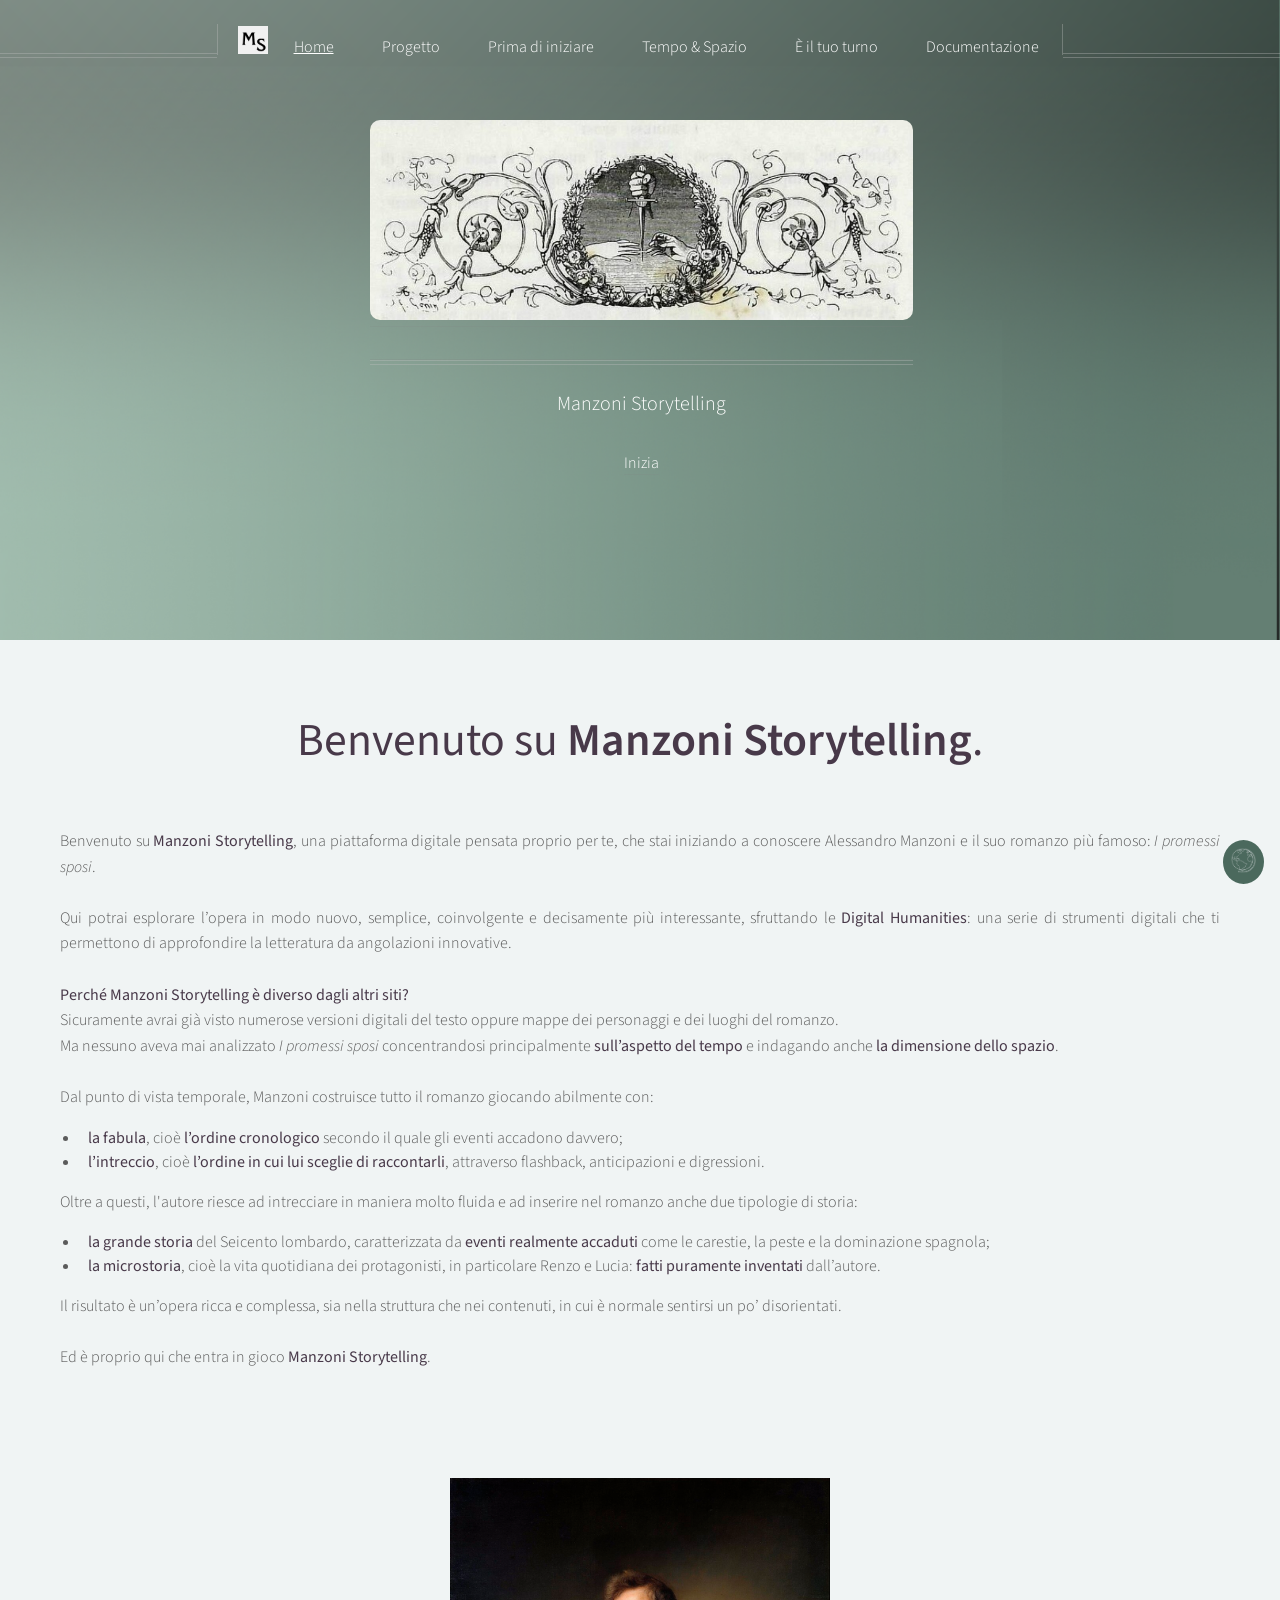
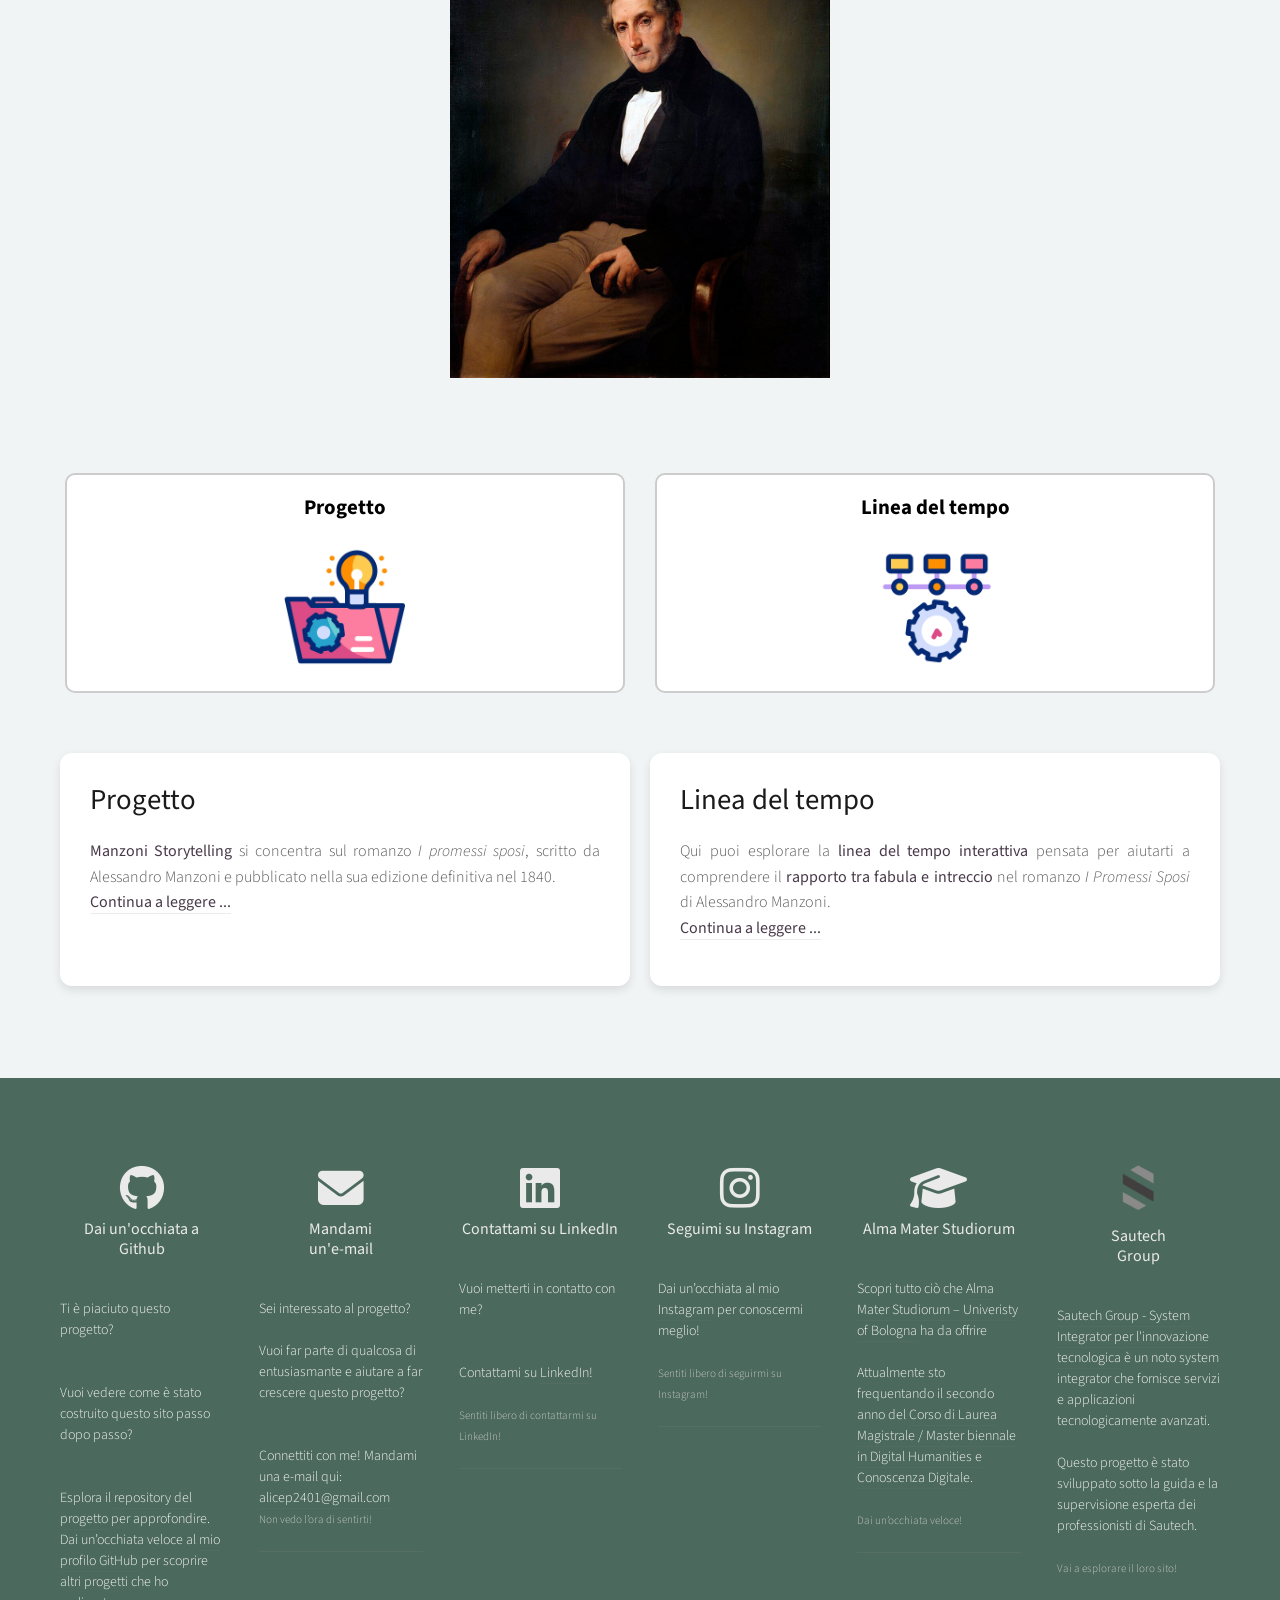
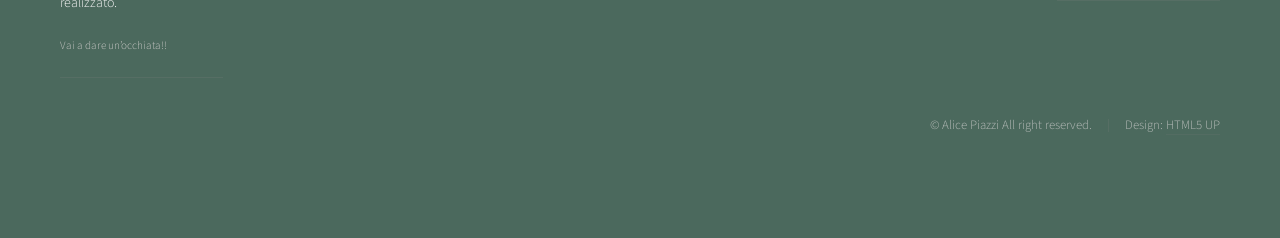
<file: index.html>
<!DOCTYPE HTML>
<!--
	Helios by HTML5 UP
	html5up.net | @ajlkn
	Free for personal and commercial use under the CCA 3.0 license (html5up.net/license)
-->
<html>
	<head>
		<title>Manzoni Storytelling</title>
		<meta charset="utf-8" />
		<meta name="viewport" content="width=device-width, initial-scale=1, user-scalable=no" />
		<link rel="stylesheet" href="css/main.css" />
		<noscript><link rel="stylesheet" href="css/noscript.css" /></noscript>
		<link rel="stylesheet" href="https://cdnjs.cloudflare.com/ajax/libs/font-awesome/6.5.0/css/all.min.css">
		

		<!-- Favicons -->
		<link href="images/MSlogo.png" rel="icon">
		<link href="images/apple-touch-icon.png" rel="apple-touch-icon">
	</head>
	
	<body class="homepage is-preload">
		<div id="page-wrapper">

			<!-- Header -->
				<div id="header">

					<!-- Inner -->
						<div class="inner">
							<header>
								<a class="navbar-brand" href="index.html" id="logo" height="300">
                					<img src="images/cornicetta.jpeg" alt="Manzoni Storytelling Logo" class="MSIMG">
								</a>
								<hr/>
							
								<p>Manzoni Storytelling</p>
							</header>
							<footer>
								<a href="#banner">Inizia</a>
							</footer>
				
											</div>

					<!-- Nav -->
						<nav id="nav">
							<ul>
								<img src="images/MSlogo.png" alt="mslogo" height="30px" width="30px" class="navbarlogo">
								<li><a href="#" class="nav-active-page">Home</a></li>
								<li><a href="project.html">Progetto</a></li>
								<li><a href="">Prima di iniziare</a>
									<ul>
										<li><a href="author.html" class="navdrop">Autore</a></li>
										<li><a href="literarywork.html" class="navdrop">Romanzo</a></li>
										<li><a href="characters.html" class="navdrop">Personaggi</a></li>
										<li><a href="places.html" class="navdrop">Luoghi</a></li>
									</ul>
								</li>
								<li><a href="">Tempo & Spazio</a>
									<ul>
										<li><a href="timeline.html" class="navdrop">Fabula & Intreccio</a></li>
										<li><a href="manz-history.html" class="navdrop">Romanzo e cultura europea contemporanea</a></li>
										<li><a href="map.html" class="navdrop">Mappa</a></li>
									</ul>
								</li>
								<li><a href="">È il tuo turno</a>
									<ul>
										<li><a href="narrseqchallenge.html" class="navdrop">Sfida delle sequenze narrative</a></li>
										<li><a href="boxes.html" class="navdrop">Quanto conosci i personaggi?</a></li>
										<li><a href="whichchar.html" class="navdrop">Che personaggio sei?</a></li>
									</ul>
								</li>

								<li><a href="">Documentazione</a>
									<ul>
										<li><a href="help.html" class="navdrop">Aiuto</a></li>
										<li><a href="references.html" class="navdrop">Bibliografia</a></li>
									</ul>
								</li>

							</ul>

				</nav>
				<div>
					

</div>
	<div class="languagepicker">
                                <img id="popupIcon" src="images/grigiopastello-removebg-preview.png" alt="world" height="25px" style="cursor:pointer;">
                            </div>

					<!-- Popup -->
					<div id="navpopup" class="navpopup">
						<div class="navpopup-content">
							<span id="closenavPopup" class="close">&times;</span>
							<p>
								<strong>Scegli la lingua</strong><br>
								Questo sito web è disponibile in molte lingue oltre all’italiano.
								Scegli qui la lingua che preferisci utilizzare per navigare i contenuti
								e svolgere gli esercizi nel modo più comodo e semplice per te.
							</p>
							<div id="google_translate_element"></div>
						</div>
					</div>		

				</div>

			<!-- Banner -->
	
				<section id="banner">

					<header class="header">
						<h2>Benvenuto su <strong>Manzoni Storytelling</strong>.</h2>
					</header>
						<br>
						<div class="container">
						<article id="main" class="special">
						<div>
						<p>Benvenuto su <strong>Manzoni Storytelling</strong>, una piattaforma digitale pensata proprio per te, che stai iniziando a conoscere Alessandro Manzoni e il suo romanzo più famoso: <i>I promessi sposi</i>.
							<br>
							<br>
							Qui potrai esplorare l’opera in modo nuovo, semplice, coinvolgente e decisamente più interessante, sfruttando le <strong>Digital Humanities</strong>: una serie di strumenti digitali che ti permettono di approfondire la letteratura da angolazioni innovative.
							<br>
							<br>
							<strong>Perché Manzoni Storytelling è diverso dagli altri siti?</strong><br>
							Sicuramente avrai già visto numerose versioni digitali del testo oppure mappe dei personaggi e dei luoghi del romanzo. <br>
							Ma nessuno aveva mai analizzato <i>I promessi sposi</i> concentrandosi principalmente <strong>sull’aspetto del tempo</strong> e indagando anche <strong>la dimensione dello spazio</strong>.
							<br>
							<br>
							Dal punto di vista temporale, Manzoni costruisce tutto il romanzo giocando abilmente con:
						</p>
						<ul>
							<li style="text-align: left;"><strong>la fabula</strong>, cioè <strong>l’ordine cronologico</strong> secondo il quale gli eventi accadono davvero;</li>
							<li style="text-align: left;"><strong>l’intreccio</strong>, cioè <strong>l’ordine in cui lui sceglie di raccontarli</strong>, attraverso flashback, anticipazioni e digressioni.</li>
						</ul>
				
						<p>Oltre a questi, l'autore riesce ad intrecciare in maniera molto fluida e ad inserire nel romanzo anche due tipologie di storia:</p>
							
							<ul>
							<li style="text-align: left;"><strong>la grande storia</strong> del Seicento lombardo, caratterizzata da <strong>eventi realmente accaduti</strong> come le carestie, la peste e la dominazione spagnola;</li>
							<li style="text-align: left;"><strong>la microstoria</strong>, cioè la vita quotidiana dei protagonisti, in particolare Renzo e Lucia: <strong>fatti puramente inventati</strong> dall’autore.</li>
						</ul>
						<p>Il risultato è un’opera ricca e complessa, sia nella struttura che nei contenuti, in cui è normale sentirsi un po’ disorientati.
							<br>
							<br>
							Ed è proprio qui che entra in gioco <strong>Manzoni Storytelling</strong>.</p>

						</div>
						</article>
						
					</div>
					</header>
				</section>

			<!-- added section -->
				<section>
					<div class="manzoniimg">
							<img src="images/manzoni.jpg" alt="manzoni" id="manz" height="500px">
					</div>
						<br><br>
				<div class="boxescontainer">
						<a href="project.html" target="_self" class="box equal-box">
						<h4 class="boxtitle">Progetto</h4>
						<img src="images/project.gif" alt="timeline icon" class="background-img">
						</a>

						<a href="timeline.html" target="_self" class="box equal-box">
						<h4 class="boxtitle">Linea del tempo</h4>
						<img src="images/timeline.gif" alt="timeline icon" class="background-img">
						</a>
				</div>

					<!-- TWO COLUMNS UNDER BOXES -->
					<div class="container">
						<div class="column">
						<h1>Progetto</h1>
						<p><strong>Manzoni Storytelling</strong> si concentra sul romanzo <i>I promessi sposi</i>, scritto da Alessandro Manzoni e pubblicato nella sua edizione definitiva nel 1840. <br>
							<a href="project.html"><strong>Continua a leggere ...</strong></a><br>
					</p>
						</div>

						<div class="column">
						<h1>Linea del tempo</h1>
						<p>Qui puoi esplorare la <strong>linea del tempo interattiva</strong> pensata per aiutarti a comprendere il <strong>rapporto tra fabula e intreccio </strong> nel romanzo <i>I Promessi Sposi</i> di Alessandro Manzoni. <br>
							<a href="timeline.html"><strong>Continua a leggere ...</strong></a><br></p>
						
						</div>
					</div>
					</div>
				</div>
						

						<br>
						<br>
						<br>
				</section>

			
			<!-- Footer -->
				<div id="footer">
					<div class="container">
						<div class="row">
								

							<!-- Posts -->
								<section class="col-2 col-12-mobile">
									<header>
										<h2>
											<span class="circled">
												<a href="https://github.com/alicepiazzi" target="_blank"><i class="fa-brands fa-github fa-beat-fade"></i></a>
											</span> <br>
											<h6>Dai un'occhiata a Github</h6>
										</h2>
									</header>
									<br>
									<ul class="divided">
										<li>
											<article class="tweet">
												Ti è piaciuto questo progetto? <br>
												<br>
												<br>
												Vuoi vedere come è stato costruito questo sito passo dopo passo?<br>
												<br>
												<br>
												Esplora il <a href="https://github.com/manzoni-storytelling/Manzoni_Storytelling" target="_blank">repository del progetto</a> per approfondire. <br> 
												Dai un’occhiata veloce al <a href="https://github.com/alicepiazzi" target="_blank">mio profilo GitHub</a> per scoprire altri progetti che ho realizzato.
												<br>
												<br>
												<span class="timestamp">Vai a dare un’occhiata!!</span> 
											</article>
										</li>
										
										<li></li>
									</ul>
								</section>


									<!-- Tweets -->
								<section class="col-2 col-12-mobile">
									<header>
										<h2>
											<span class="circled">
												<a href="mailto:alicep2401@gmail.com"><i class="fa-solid fa-envelope fa-shake"></i></a>
											</span> <br>
											<h6>Mandami <br> 
												un'e-mail</h6>
										</h2>
									</header>
									<br>
									<ul class="divided">
										<li>
											<article class="tweet">
												Sei interessato al progetto? 
												<br>
												<br>
												Vuoi far parte di qualcosa di entusiasmante e aiutare a far crescere questo progetto? <br>
												<br>
												<br>
												Connettiti con me! Mandami una e-mail qui: <a href="mailto:alicep2401@gmail.com">alicep2401@gmail.com</a>
												<br>
												<span class="timestamp">Non vedo l’ora di sentirti!</span> 
											</article>
										</li>
										<li></li>
									</ul>
								</section>

								<!-- Tweets -->
								<section class="col-2 col-12-mobile">
									<header>
										<h2>
											<span class="circled">
												<a href="https://www.linkedin.com/in/alice-piazzi-4a6687259/" target="_blank"><i class="fa-brands fa-linkedin fa-bounce"></i></a>
											</span> <br>
											<h6>Contattami su LinkedIn</h6>
										</h2>
									</header>
									<br>
									<ul class="divided">
										<li>
											<article class="tweet">
												Vuoi metterti in contatto con me?<br>
												<br>
												<br>
												Contattami su <a href="https://www.linkedin.com/in/alice-piazzi-4a6687259/" target="_blank">LinkedIn</a>!
												<br>
												<br>
												<span class="timestamp">Sentiti libero di contattarmi su LinkedIn!</span> 
											</article>
										</li>
										<li></li>
									</ul>
								</section>
								
<!-- Photos -->
								<section class="col-2 col-12-mobile">
									<header>
										<h2>
											<span class="circled">
												<a href="https://www.instagram.com/alice.piazzii/" target="_blank"><i class="fa-brands fa-instagram fa-bounce"></i></a>
											</span> <br>
											<h6>Seguimi su Instagram</h6>
										</h2>
									</header>
									<br>
									<ul class="divided">
										<li>
											<article class="tweet">
												Dai un’occhiata al <a href="https://www.instagram.com/alice.piazzii/">mio Instagram</a> per conoscermi meglio!
												<br>
												<br>
												<span class="timestamp">Sentiti libero di seguirmi su Instagram!</span> 
											</article>
										</li>
										<li></li>
									</ul>

								</section>


								<section class="col-2 col-12-mobile">
									<header>
										<h2>
											<span class="circled">
												<a href="https://corsi.unibo.it/2cycle/DigitalHumanitiesKnowledge"><i class="fa-solid fa-graduation-cap fa-shake"></i></a>
											</span> <br>
											<h6>Alma Mater Studiorum</h6>
										</h2>
									</header>
									<br>
									<ul class="divided">
										<li>
											<article class="tweet">
												Scopri tutto ciò che <a href="https://www.unibo.it/it">Alma Mater Studiorum – Univeristy of Bologna</a> ha da offrire
												<br>
												<br>
												Attualmente sto frequentando il secondo anno del <a href="https://corsi.unibo.it/2cycle/DigitalHumanitiesKnowledge">Corso di Laurea Magistrale / Master biennale in Digital Humanities e Conoscenza Digitale</a>.
												<br>
												<br>
												<span class="timestamp">Dai un’occhiata veloce!</span> 
											</article>
										</li>
										<li></li>
									</ul>
								</section>


								<section class="col-2 col-12-mobile">
									<header>
										<h2>
											<span class="circled">
												<a href="https://www.sautechgroup.com/"><i class="fa-beat-fade"><img src="images/Logo-Sautech.png" alt="" height="50px" ></i></a>
											</span>
											<h6>Sautech <br>
												Group</h6>
										</h2>
									</header>
									<br>
									<ul class="divided">
										<li>
											<article class="tweet">
												<a href="https://www.sautechgroup.com/">Sautech Group - System Integrator per l'innovazione tecnologica</a> è un noto system integrator che fornisce servizi e applicazioni tecnologicamente avanzati. 
												<br>
												<br>
												Questo progetto è stato sviluppato sotto la guida e la supervisione esperta dei professionisti di Sautech.
												<br>
												<br>
												<span class="timestamp">Vai a esplorare il loro sito!</span> 
											</article>
										</li>
										<li></li>
									</ul>
								</section>

		
								
						</div>
						<br>
						<br>
					
						<hr />
<br>
								<!-- Copyright -->
									<div class="copyright">
										<ul class="menu">
											<li>&copy; Alice Piazzi All right reserved.</li><li>Design: <a href="http://html5up.net">HTML5 UP</a></li>
										</ul>
									</div>

							</div>

						</div>
					</div>
				</div>

		</div>

		<!-- Scripts -->
			  <script src="js/jquery.min.js"></script>
            <script src="js/jquery.dropotron.min.js"></script>
            <script src="js/jquery.scrolly.min.js"></script>
            <script src="js/jquery.scrollex.min.js"></script>
            <script src="js/browser.min.js"></script>
            <script src="js/breakpoints.min.js"></script>
            <script src="js/util.js"></script>
            <script src="js/main.js"></script>


	</body>

</html>



<script type="text/javascript">
function googleTranslateElementInit() {
  new google.translate.TranslateElement({
    pageLanguage: 'it', // lingua originale
    includedLanguages: 'en,fr,es,de,zh-CN,ja,ru,pt,ar', // lingue disponibili, con l'inglese per prima
    layout: google.translate.TranslateElement.InlineLayout.SIMPLE
  }, 'google_translate_element');
}
</script>
<script type="text/javascript" src="//translate.google.com/translate_a/element.js?cb=googleTranslateElementInit">
</script>
<script>


document.getElementById("languagepicker").addEventListener("click", function(e){
    e.preventDefault();
    e.stopPropagation();
    document.getElementById("navpopup").classList.add("show");
});
</script>
</file>
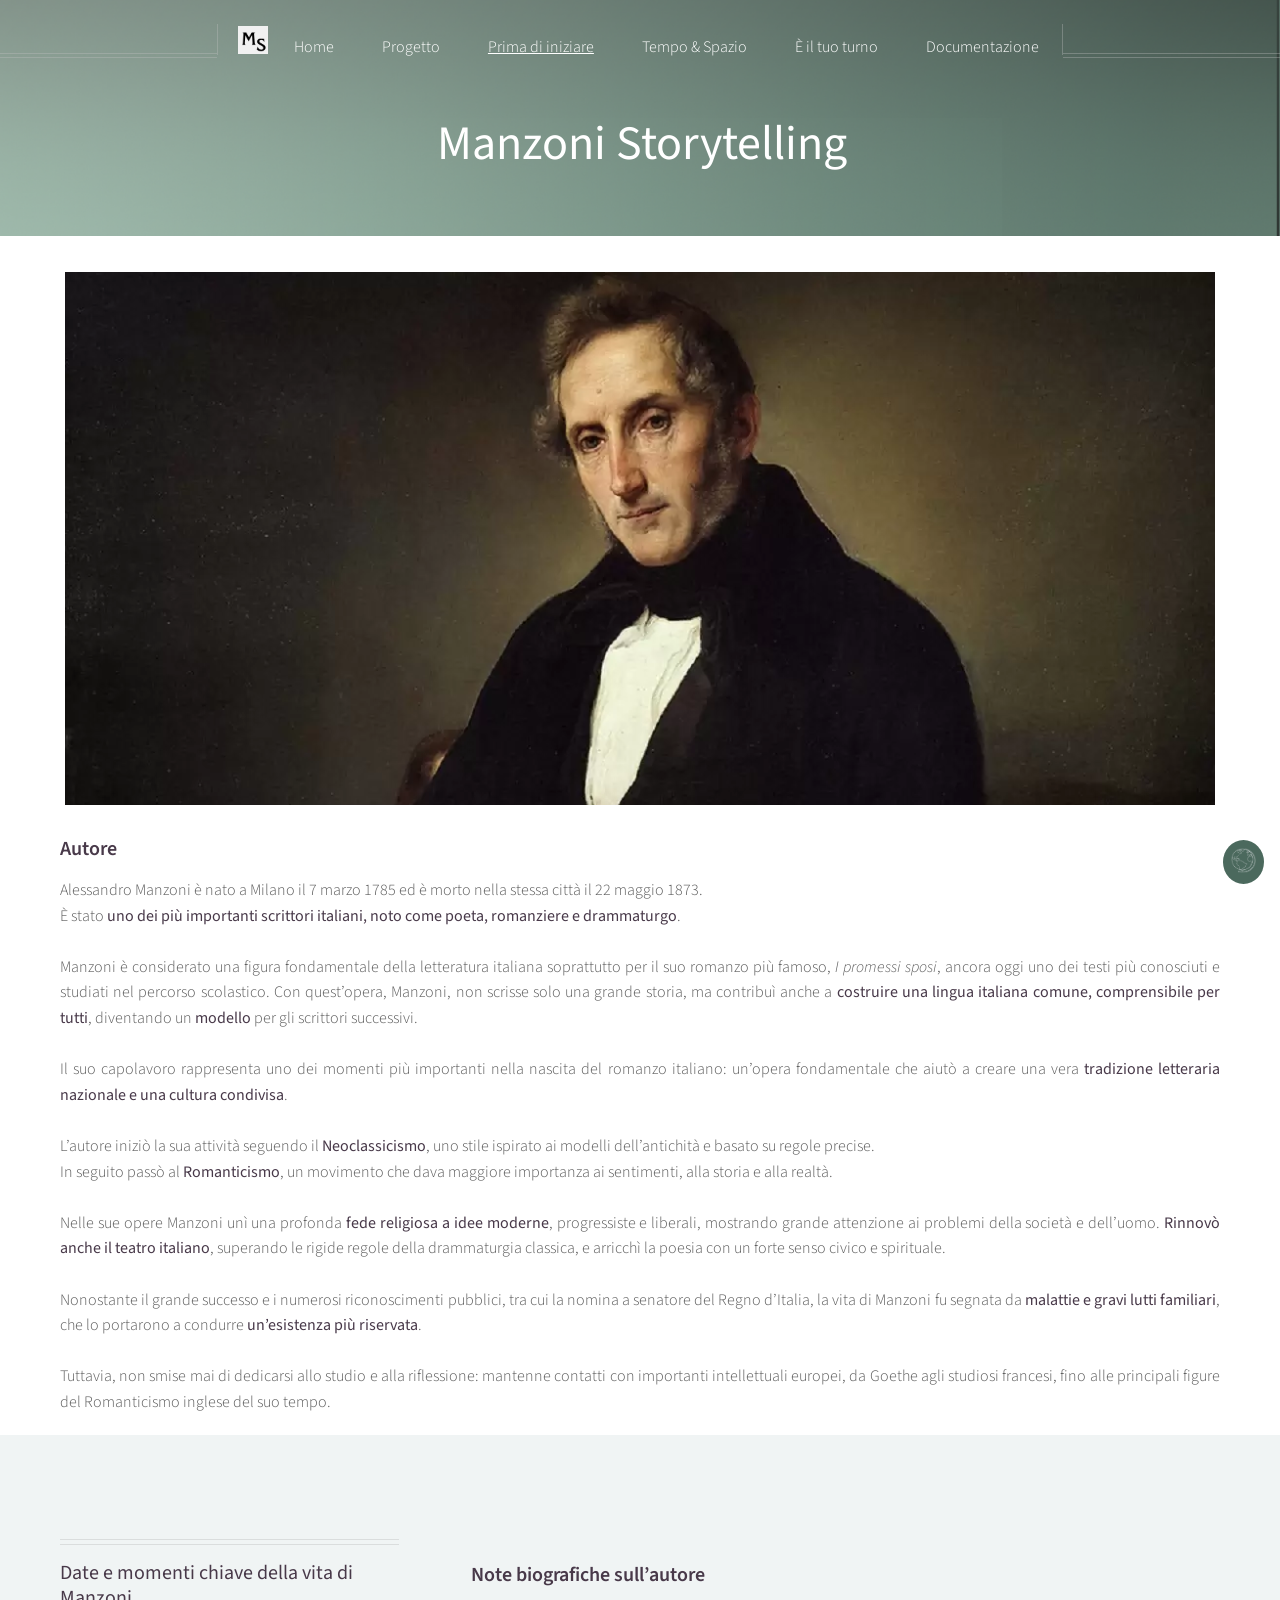
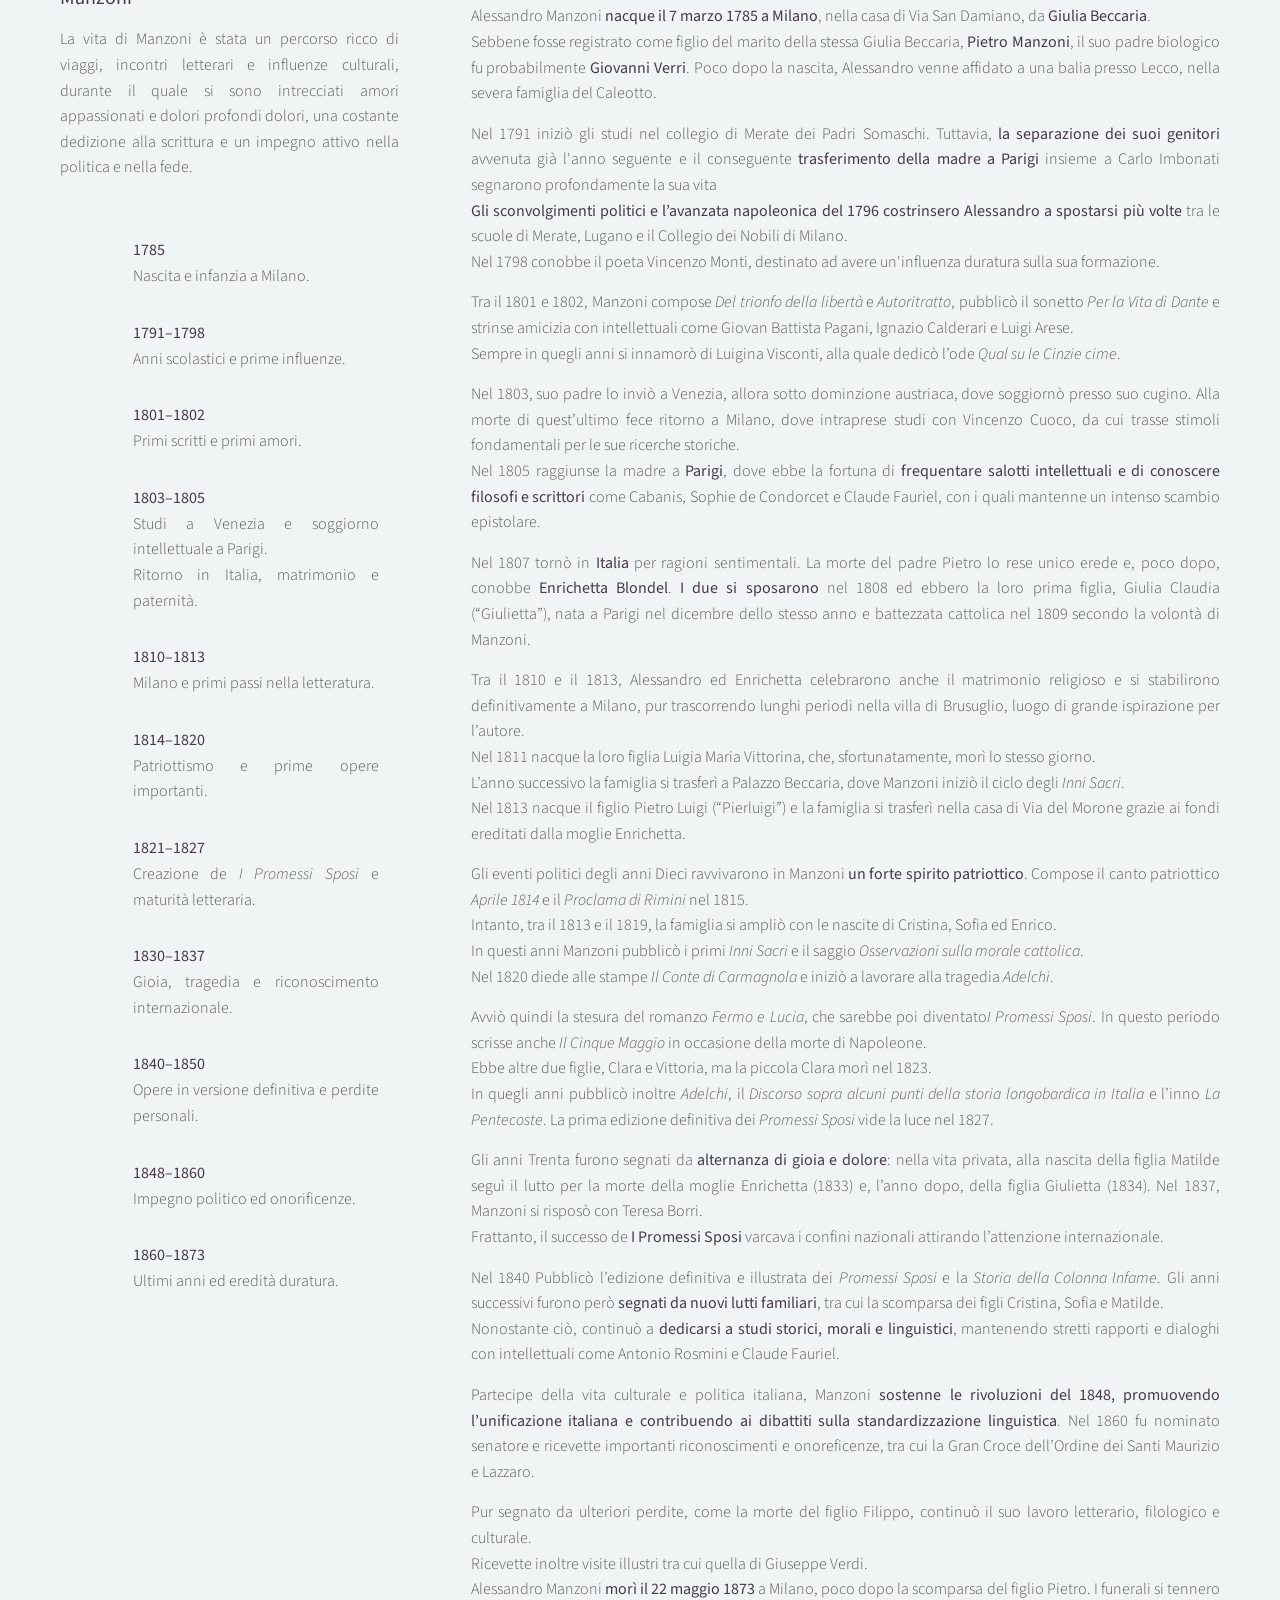
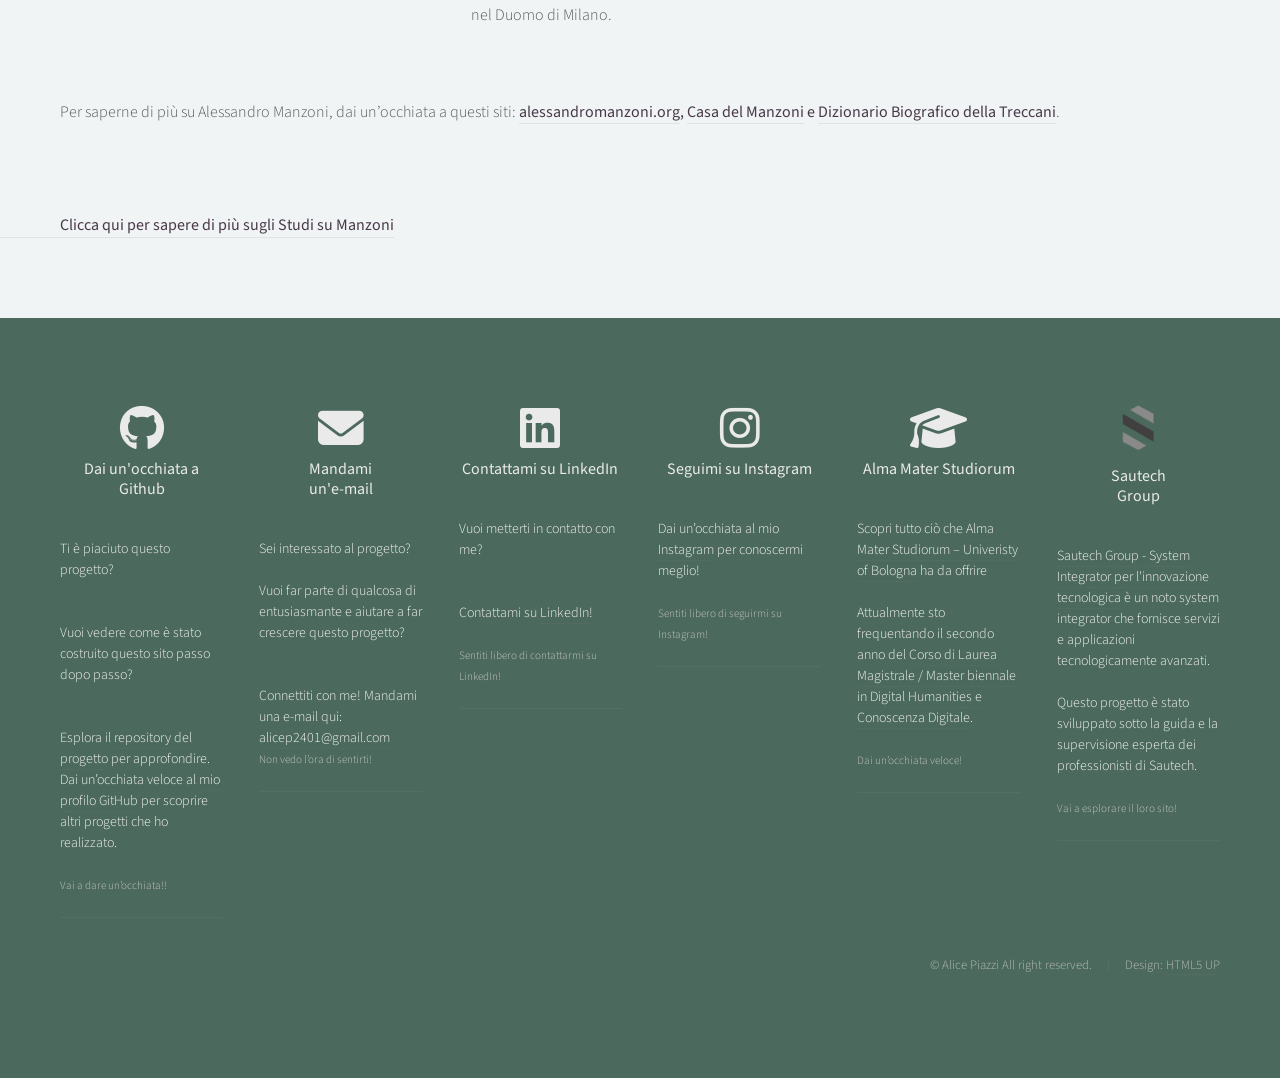
<file: author.html>
<!DOCTYPE HTML>
<!--
	Helios by HTML5 UP
	html5up.net | @ajlkn
	Free for personal and commercial use under the CCA 3.0 license (html5up.net/license)
-->
<html>
	<head>
		<title>Manzoni Storytelling - project</title>
		<meta charset="utf-8" />
		<meta name="viewport" content="width=device-width, initial-scale=1, user-scalable=no" />
		<link rel="stylesheet" href="css/main.css" />
		<noscript><link rel="stylesheet" href="css/noscript.css" /></noscript>
		<link rel="stylesheet" href="https://cdnjs.cloudflare.com/ajax/libs/font-awesome/6.5.0/css/all.min.css">
		<link rel='stylesheet' href='https://cdn-uicons.flaticon.com/3.0.0/uicons-regular-rounded/css/uicons-regular-rounded.css'>
		<link rel='stylesheet' href='https://cdn-uicons.flaticon.com/3.0.0/uicons-bold-straight/css/uicons-bold-straight.css'>
		<link rel='stylesheet' href='https://cdn-uicons.flaticon.com/3.0.0/uicons-regular-straight/css/uicons-regular-straight.css'>
		
		<!-- Favicons -->
		<link href="images/MSlogo.png" rel="icon">
		<link href="images/apple-touch-icon.png" rel="apple-touch-icon">
	</head>
	<body class="no-sidebar is-preload">
		<div id="page-wrapper">

			<!-- Header -->
				<div id="header">

					<!-- Inner -->
						<div class="inner">
							<header>
								<h1><a href="index.html" id="logo">Manzoni Storytelling</a></h1>
							</header>
						</div>

					<!-- Nav -->
						<nav id="nav">
							<ul>
								<img src="images/MSlogo.png" alt="mslogo" height="30px" width="30px" class="navbarlogo">
								<li><a href="index.html">Home</a></li>
								<li><a href="project.html">Progetto</a></li>
								<li><a href="" class="nav-active-page">Prima di iniziare</a>
									<ul>
										<li><a href="#" class="navdrop-active">Autore</a></li>
										<li><a href="literarywork.html" class="navdrop">Romanzo</a></li>
										<li><a href="characters.html" class="navdrop">Personaggi</a></li>
										<li><a href="places.html" class="navdrop">Luoghi</a></li>
									</ul>
								</li>
								<li><a href="">Tempo & Spazio</a>
									<ul>
										<li><a href="timeline.html" class="navdrop">Fabula & Intreccio</a></li>
										<li><a href="manz-history.html" class="navdrop">Romanzo e cultura europea contemporanea</a></li>
										<li><a href="map.html" class="navdrop">Mappa</a></li>
									</ul>
								</li>
								<li><a href="">È il tuo turno</a>
									<ul>
										<li><a href="narrseqchallenge.html" class="navdrop">Sfida delle sequenze narrative</a></li>
										<li><a href="boxes.html" class="navdrop">Quanto conosci i presonaggi?</a></li>
										<li><a href="whichchar.html" class="navdrop">Che personaggio sei?</a></li>
									</ul>
								</li>

								<li><a href="">Documentazione</a>
									<ul>
										<li><a href="help.html" class="navdrop">Aiuto</a></li>
										<li><a href="references.html" class="navdrop">Bibliografia</a></li>
									</ul>
								</li>
						
							</ul>
						</nav>
<div class="languagepicker">
                                <img id="popupIcon" src="images/grigiopastello-removebg-preview.png" alt="world" height="25px" style="cursor:pointer;">
                            </div>

					<!-- Popup -->
					<div id="navpopup" class="navpopup">
						<div class="navpopup-content">
							<span id="closenavPopup" class="close">&times;</span>
							<p>
								<strong>Scegli la lingua</strong><br>
								Questo sito web è disponibile in molte lingue oltre all’italiano.
								Scegli qui la lingua che preferisci utilizzare per navigare i contenuti
								e svolgere gli esercizi nel modo più comodo e semplice per te.
							</p>
							<div id="google_translate_element"></div>
						</div>
					</div>	

				</div>

			<!-- Main -->
			<div class="wrapper style1">

					<div class="container" id="authorimgtextcontainer">
						<article id="main" class="special">
							<header>
							
						
							</header>
							
							</p>
							<img src="images/ipsauthorsized.png" alt="Alessandro Manzoni" class="responsive-img">
							
							<section>
								<header>
									<h3><a href="#"><strong>Autore</strong></a></h3>
								</header>
									<p>Alessandro Manzoni è nato a Milano il 7 marzo 1785 ed è morto nella stessa città il 22 maggio 1873. <br>
										È stato <strong>uno dei più importanti scrittori italiani, noto come poeta, romanziere e drammaturgo</strong>.
										<br>
										<br>
										  Manzoni è considerato una figura fondamentale della letteratura italiana soprattutto per il suo romanzo più famoso, <i>I promessi sposi</i>, ancora oggi uno dei testi più conosciuti e studiati nel percorso scolastico.
										  Con quest’opera, Manzoni, non scrisse solo una grande storia, ma contribuì anche a <strong>costruire una lingua italiana comune, comprensibile per tutti</strong>, diventando un <strong>modello</strong> per gli scrittori successivi.
										  <br>
										  <br>
										  Il suo capolavoro rappresenta uno dei momenti più importanti nella nascita del romanzo italiano:
										  un’opera fondamentale che aiutò a creare una vera <strong>tradizione letteraria nazionale e una cultura condivisa</strong>.
										  <br>
										  <br>
										  L’autore iniziò la sua attività seguendo il <strong>Neoclassicismo</strong>, uno stile ispirato ai modelli dell’antichità e basato su regole precise. <br>
										  In seguito passò al <strong>Romanticismo</strong>, un movimento che dava maggiore importanza ai sentimenti, alla storia e alla realtà.
										  <br>
										  <br>
										  Nelle sue opere Manzoni unì una profonda <strong>fede religiosa a idee moderne</strong>, progressiste e liberali, mostrando grande attenzione ai problemi della società e dell’uomo.
										  <strong>Rinnovò anche il teatro italiano</strong>, superando le rigide regole della drammaturgia classica, e arricchì la poesia con un forte senso civico e spirituale.
										  <br>
										  <br>
										  Nonostante il grande successo e i numerosi riconoscimenti pubblici, tra cui la nomina a senatore del Regno d’Italia, la vita di Manzoni fu segnata da <strong>malattie e gravi lutti familiari</strong>, che lo portarono a condurre <strong>un’esistenza più riservata</strong>.
										  <br>
										  <br>
										  Tuttavia, non smise mai di dedicarsi allo studio e alla riflessione: mantenne contatti con importanti intellettuali europei, da Goethe agli studiosi francesi, fino alle principali figure del Romanticismo inglese del suo tempo.
									</p>
							</section>
						</article>
					</div>
			</div>

					<div class="container">
						<div class="row gtr-200">
							<div class="col-4 col-12-mobile" id="sidebar">
								<hr />
								<section>
									<header>
										<h3>Date e momenti chiave della vita di Manzoni</h3>
									</header>
									<p>
										La vita di Manzoni è stata un percorso ricco di viaggi, incontri letterari e influenze culturali, durante il quale si sono intrecciati amori appassionati e dolori profondi dolori, una costante dedizione alla scrittura e un impegno attivo nella politica e nella fede.
									</p>
									<br>
									<div class="row gtr-50">
										<div class="col-2">
											<a href="#birth-1785" class="image fit"><i class="fi fi-rr-smiling-baby"></i></a>
										</div>
										<div class="col-10">
											<h4>1785</h4>
											<p>
												Nascita e infanzia a Milano.
											</p>
										</div>
										<div class="col-2">
											<a href="#birth-179198" class="image fit"><i class="fi fi-rr-school"></i></a>
										</div>
										<div class="col-10">
											<h4>1791–1798</h4>
											<p>
												Anni scolastici e prime influenze.
											</p>
										</div>
										<div class="col-2">
											<a href="#birth-180002" class="image fit"><i class="fi fi-bs-heart"></i></a>
										</div>
										<div class="col-10">
											<h4>1801–1802</h4>
											<p>
												Primi scritti e primi amori.
											</p>
										</div>
										<div class="col-2">
											<a href="#birth-180309" class="image fit"><i class="fi fi-rr-airplane-journey"></i></a>
										</div>
										<div class="col-10">
											<h4>1803–1805</h4>
											<p>
												Studi a Venezia e soggiorno intellettuale a Parigi. <br>
												Ritorno in Italia, matrimonio e paternità.
											</p>
										</div>
										
										<div class="col-2">
											<a href="#birth-181013" class="image fit"><i class="fi fi-rs-document-writer"></i></a>
										</div>
										<div class="col-10">
											<h4>1810–1813</h4>
											<p>
												Milano e primi passi nella letteratura.
											</p>
										</div>
										<div class="col-2">
											<a href="#birth-181420" class="image fit"><i class="fi fi-rs-pennant"></i></a>
										</div>
										<div class="col-10">
											<h4>1814–1820</h4>
											<p>
												Patriottismo e prime opere importanti.
											</p>
										</div>
										<div class="col-2">
											<a href="#birth-182127" class="image fit"><i class="fi fi-rr-membership"></i></a>
										</div>
										<div class="col-10">
											<h4>1821–1827</h4>
											<p>
												Creazione de <i>I Promessi Sposi</i> e maturità letteraria.
											</p>
										</div>
										<div class="col-2">
											<a href="#birth-183037" class="image fit"><i class="fi fi-rr-theater-masks"></i></a>
										</div>
										<div class="col-10">
											<h4>1830–1837</h4>
											<p>
												Gioia, tragedia e riconoscimento internazionale.
											</p>
										</div>
										<div class="col-2">
											<a href="#birth-184050" class="image fit"><i class="fi fi-rs-books"></i></a>
										</div>
										<div class="col-10">
											<h4>1840–1850</h4>
											<p>
												Opere in versione definitiva e perdite personali.
											</p>
										</div>
										<div class="col-2">
											<a href="#birth-184860" class="image fit"><i class="fi fi-rr-government-user"></i></a>
										</div>
										<div class="col-10">
											<h4>1848–1860</h4>
											<p>
												Impegno politico ed onorificenze.
											</p>
										</div>
										<div class="col-2">
											<a href="#birth-186073" class="image fit"><i class="fi fi-rr-tombstone"></i></a>
										</div>
										<div class="col-10">
											<h4>1860–1873</h4>
											<p>
												Ultimi anni ed eredità duratura.
											</p>
										</div>
									</div>
								</section>
							</div>

							<div class="col-8 col-12-mobile imp-mobile" id="content">
								<article id="main">
							<section>
								<header id="authorheader">
									<h3><strong>Note biografiche sull’autore</strong></h3>
								</header>	
								<p id="birth-1785">Alessandro Manzoni <strong>nacque il 7 marzo 1785 a Milano</strong>, nella casa di Via San Damiano, da <strong>Giulia Beccaria</strong>. <br> 
									Sebbene fosse registrato come figlio del marito della stessa Giulia Beccaria, <strong>Pietro Manzoni</strong>, il suo padre biologico fu probabilmente <strong>Giovanni Verri</strong>. 
									Poco dopo la nascita, Alessandro venne affidato a una balia presso Lecco, nella severa famiglia del Caleotto.</p> 
									<p id="birth-179198">Nel 1791 iniziò gli studi nel collegio di Merate dei Padri Somaschi. Tuttavia, <strong>la separazione dei suoi genitori</strong> avvenuta già l'anno seguente e il conseguente <strong>trasferimento della madre a Parigi</strong> insieme a Carlo Imbonati segnarono profondamente la sua vita <br> 
										<strong>Gli sconvolgimenti politici e l’avanzata napoleonica del 1796 costrinsero Alessandro a spostarsi più volte </strong>tra le scuole di Merate, Lugano e il Collegio dei Nobili di Milano. <br>
										Nel 1798 conobbe il poeta Vincenzo Monti, destinato ad avere un'influenza duratura sulla sua formazione.</p> 
									<p id="birth-180002">Tra il 1801 e 1802, Manzoni compose <i>Del trionfo della libertà</i> e <i>Autoritratto</i>, pubblicò il sonetto <i>Per la Vita di Dante</i> e strinse amicizia con intellettuali come Giovan Battista Pagani, Ignazio Calderari e Luigi Arese. <br> 
										Sempre in quegli anni si innamorò di Luigina Visconti, alla quale dedicò l’ode <i>Qual su le Cinzie cime</i>.</p> 
									<p id="birth-180309">Nel 1803, suo padre lo inviò a Venezia, allora sotto dominzione austriaca, dove soggiornò presso suo cugino. Alla morte di quest’ultimo fece ritorno a Milano, dove intraprese studi con Vincenzo Cuoco, da cui trasse stimoli fondamentali per le sue ricerche storiche. <br> 
										Nel 1805 raggiunse la madre a <strong>Parigi</strong>, dove ebbe la fortuna di <strong>frequentare salotti intellettuali e di conoscere filosofi e scrittori</strong> come Cabanis, Sophie de Condorcet e Claude Fauriel, con i quali mantenne un intenso scambio epistolare.</p> 
									<p id="birth-1807">Nel 1807 tornò in <strong>Italia</strong> per ragioni sentimentali. La morte del padre Pietro lo rese unico erede e, poco dopo, conobbe <strong>Enrichetta Blondel</strong>. <strong>I due si sposarono</strong> nel 1808 ed ebbero la loro prima figlia, Giulia Claudia (“Giulietta”), nata a Parigi nel dicembre dello stesso anno e battezzata cattolica nel 1809 secondo la volontà di Manzoni.</p> 
									<p id="birth-181013">Tra il 1810 e il 1813, Alessandro ed Enrichetta celebrarono anche il matrimonio religioso e si stabilirono definitivamente a Milano, pur trascorrendo lunghi periodi nella villa di Brusuglio, luogo di grande ispirazione per l’autore. <br> 
										Nel 1811 nacque la loro figlia Luigia Maria Vittorina, che, sfortunatamente, morì lo stesso giorno. <br> 
										L’anno successivo la famiglia si trasferì a Palazzo Beccaria, dove Manzoni iniziò il ciclo degli <i>Inni Sacri</i>. <br> 
										Nel 1813 nacque il figlio Pietro Luigi (“Pierluigi”) e la famiglia si trasferì nella casa di Via del Morone grazie ai fondi ereditati dalla moglie Enrichetta.</p> 
									<p id="birth-181420">Gli eventi politici degli anni Dieci ravvivarono in Manzoni <strong>un forte spirito patriottico</strong>. Compose il canto patriottico <i>Aprile 1814</i> e il <i>Proclama di Rimini</i> nel 1815. <br> 
										Intanto, tra il 1813 e il 1819, la famiglia si ampliò con le nascite di Cristina, Sofia ed Enrico. <br>
										In questi anni Manzoni pubblicò i primi <i>Inni Sacri</i> e il saggio <i>Osservazioni sulla morale cattolica</i>. <br> 
										Nel 1820 diede alle stampe <i>Il Conte di Carmagnola</i> e iniziò a lavorare alla tragedia <i>Adelchi</i>.</p> 
									<p id="birth-182127">Avviò quindi la stesura del romanzo <i>Fermo e Lucia</i>, che sarebbe poi diventato<i>I Promessi Sposi</i>. 
										In questo periodo scrisse anche <i>Il Cinque Maggio</i> in occasione della morte di Napoleone. <br>
										Ebbe altre due figlie, Clara e Vittoria, ma la piccola Clara morì nel 1823. <br> 
										In quegli anni pubblicò inoltre <i>Adelchi</i>, il <i>Discorso sopra alcuni punti della storia longobardica in Italia</i> e l’inno <i>La Pentecoste</i>. La prima edizione definitiva dei <i>Promessi Sposi</i> vide la luce nel 1827.</p> 
									<p id="birth-183037">Gli anni Trenta furono segnati da <strong>alternanza di gioia e dolore</strong>: nella vita privata, alla nascita della figlia Matilde seguì il lutto per la morte della moglie Enrichetta (1833) e, l’anno dopo, della figlia Giulietta (1834). Nel 1837, Manzoni si risposò con Teresa Borri. <br>
										Frattanto, il successo de <strong>I Promessi Sposi</strong> varcava i confini nazionali attirando l’attenzione internazionale.<br></p> 
									<p id="birth-184050">Nel 1840 Pubblicò l’edizione definitiva e illustrata dei <i>Promessi Sposi</i> e la <i>Storia della Colonna Infame</i>. Gli anni successivi furono però <strong>segnati da nuovi lutti familiari</strong>, tra cui la scomparsa dei figli Cristina, Sofia e Matilde. <br> 
										Nonostante ciò, continuò a <strong>dedicarsi a studi storici, morali e linguistici</strong>, mantenendo stretti rapporti e dialoghi con intellettuali come Antonio Rosmini e Claude Fauriel.</p> 
									<p id="birth-184860">Partecipe della vita culturale e politica italiana, Manzoni <strong>sostenne le rivoluzioni del 1848, promuovendo l’unificazione italiana e contribuendo ai dibattiti sulla standardizzazione linguistica</strong>. 
										Nel 1860 fu nominato senatore e ricevette importanti riconoscimenti e onoreficenze, tra cui la Gran Croce dell’Ordine dei Santi Maurizio e Lazzaro.</p> 
									<p id="birth-186073">Pur segnato da ulteriori perdite, come la morte del figlio Filippo, continuò il suo lavoro letterario, filologico e culturale. <br> Ricevette inoltre visite illustri tra cui quella di Giuseppe Verdi. <br> 
										Alessandro Manzoni <strong>morì il 22 maggio 1873</strong> a Milano, poco dopo la scomparsa del figlio Pietro. 
										I funerali si tennero nel Duomo di Milano.</p>
							</section>
						</article>
					</div>
			<p>Per saperne di più su Alessandro Manzoni, dai un’occhiata a questi siti: <strong><a href="https://www.alessandromanzoni.org/">alessandromanzoni.org</a>, <a href="https://www.casadelmanzoni.it/la-vita"> Casa del Manzoni</a> e <a href="https://www.treccani.it/enciclopedia/alessandro-manzoni_(Dizionario-Biografico)/">Dizionario Biografico della Treccani</a></strong>.<br>
			</p>
<br>
<br>
<br>
<br>	



<a href="javascript://" id="open-csnm" class="open-csnm-btn">
   <strong>Clicca qui per sapere di più sugli Studi su Manzoni</strong>
</a>

<div id="csnm-section" class="csnm-section" style="display:none;">
    <header>
        <h3><strong>Ulteriori informazioni sugli Studi Manzoniani</strong></h3>
        <strong>Sei appassionato dell'autore Alessandro Manzoni e desideri approfondire la sua vita e le sue opere?</strong>
    </header>

    <div class="csnm">
        <div class="csnm-text">
            Il <a href="https://www.casadelmanzoni.it/il-centro-nazionale-di-studi-manzoniani" id="cnsmfurthermore"> <strong>Centro Nazionale di Studi Manzoniani – CNSM</strong></a> è il luogo ideale per approfondire le tue conoscenze su Alessandro Manzoni. Qui puoi trovare informazioni accurate, documentate e di livello accademico su una delle figure più importanti della letteratura italiana.</p>
			<p>Il Centro fu istituito con il Decreto-Legge n. 1679 dell’8 luglio 1937, con Statuto approvato nel 1938, e nel 2002 divenne Fondazione. La sua missione è <strong>promuovere e coordinare la ricerca</strong> su Manzoni, sulle sue opere e sui movimenti culturali collegati.</p>
			<p>Il Centro dispone di una <strong>biblioteca specializzata di oltre 38.000 volumi</strong>, tra cui: 
				<ul>
					<li>libri appartenuti a Manzoni e al figlio Stefano Stampa,</li>
					<li>donazioni da Treccani e Viganò,</li>
					<li>traduzioni delle opere di Manzoni dei primi dell’Ottocento in diverse lingue.</li>
				</ul>comprendente collezioni rare come i libri appartenuti a Manzoni e al suoi figliastro Stefano Stampa, donazioni provenienti da Treccani e Viganò, e traduzioni delle opere manzoniane dei primi dell’Ottocento in diverse lingue.</p>
			<p>Dal 1965 il Centro ospita il <strong>Museo Manzoniano</strong>, realizzato con il contributo della Biblioteca Braidense e delle Collezioni Civiche. Nel 2013 è stata aggiunta la Galleria degli Ex-Voto della Fondazione P.G.R., l’unica collezione votiva a Milano situata fuori da uno spazio religioso.</p>
			<p>Tra i progetti più importanti del Centro c’è <strong>l’Edizione Nazionale ed Europea delle Opere di Manzoni</strong>, composta da 36 volumi curati da un comitato scientifico degli esperti. 
				Il Centro pubblica inoltre gli <i>Annali Manzoniani</i>, la serie dei <i>Quaderni Manzoniani</i> e altre opere accademiche di rilievo.</p>
		</div>

        <div class="csnm-image">
            <img src="images/cnsm.jpg" alt="cnsm"/>
        </div>
    </div>
    <button id="close-csnm" class="close-csnm-btn">Indietro</button>
</div>

<script>
document.getElementById("open-csnm").addEventListener("click", function(){
    document.getElementById("csnm-section").style.display = "block";
});

document.getElementById("close-csnm").addEventListener("click", function(){
    document.getElementById("csnm-section").style.display = "none";
});
</script>
</div>



</div>
</div>



	<!-- Footer -->
				<div id="footer">
					<div class="container">
						<div class="row">
								

							<!-- Posts -->
								<section class="col-2 col-12-mobile">
									<header>
										<h2>
											<span class="circled">
												<a href="https://github.com/alicepiazzi" target="_blank"><i class="fa-brands fa-github fa-beat-fade"></i></a>
											</span> <br>
											<h6>Dai un'occhiata a Github</h6>
										</h2>
									</header>
									<br>
									<ul class="divided">
										<li>
											<article class="tweet">
												Ti è piaciuto questo progetto? <br>
												<br>
												<br>
												Vuoi vedere come è stato costruito questo sito passo dopo passo?<br>
												<br>
												<br>
												Esplora il <a href="https://github.com/manzoni-storytelling/Manzoni_Storytelling" target="_blank">repository del progetto</a> per approfondire. <br> 
												Dai un’occhiata veloce al <a href="https://github.com/alicepiazzi" target="_blank">mio profilo GitHub</a> per scoprire altri progetti che ho realizzato.
												<br>
												<br>
												<span class="timestamp">Vai a dare un’occhiata!!</span> 
											</article>
										</li>
										
										<li></li>
									</ul>
								</section>


									<!-- Tweets -->
								<section class="col-2 col-12-mobile">
									<header>
										<h2>
											<span class="circled">
												<a href="mailto:alicep2401@gmail.com"><i class="fa-solid fa-envelope fa-shake"></i></a>
											</span> <br>
											<h6>Mandami <br> 
												un'e-mail</h6>
										</h2>
									</header>
									<br>
									<ul class="divided">
										<li>
											<article class="tweet">
												Sei interessato al progetto? 
												<br>
												<br>
												Vuoi far parte di qualcosa di entusiasmante e aiutare a far crescere questo progetto? <br>
												<br>
												<br>
												Connettiti con me! Mandami una e-mail qui: <a href="mailto:alicep2401@gmail.com">alicep2401@gmail.com</a>
												<br>
												<span class="timestamp">Non vedo l’ora di sentirti!</span> 
											</article>
										</li>
										<li></li>
									</ul>
								</section>

								<!-- Tweets -->
								<section class="col-2 col-12-mobile">
									<header>
										<h2>
											<span class="circled">
												<a href="https://www.linkedin.com/in/alice-piazzi-4a6687259/" target="_blank"><i class="fa-brands fa-linkedin fa-bounce"></i></a>
											</span> <br>
											<h6>Contattami su LinkedIn</h6>
										</h2>
									</header>
									<br>
									<ul class="divided">
										<li>
											<article class="tweet">
												Vuoi metterti in contatto con me?<br>
												<br>
												<br>
												Contattami su <a href="https://www.linkedin.com/in/alice-piazzi-4a6687259/" target="_blank">LinkedIn</a>!
												<br>
												<br>
												<span class="timestamp">Sentiti libero di contattarmi su LinkedIn!</span> 
											</article>
										</li>
										<li></li>
									</ul>
								</section>
								
<!-- Photos -->
								<section class="col-2 col-12-mobile">
									<header>
										<h2>
											<span class="circled">
												<a href="https://www.instagram.com/alice.piazzii/" target="_blank"><i class="fa-brands fa-instagram fa-bounce"></i></a>
											</span> <br>
											<h6>Seguimi su Instagram</h6>
										</h2>
									</header>
									<br>
									<ul class="divided">
										<li>
											<article class="tweet">
												Dai un’occhiata al <a href="https://www.instagram.com/alice.piazzii/">mio Instagram</a> per conoscermi meglio!
												<br>
												<br>
												<span class="timestamp">Sentiti libero di seguirmi su Instagram!</span> 
											</article>
										</li>
										<li></li>
									</ul>

								</section>


								<section class="col-2 col-12-mobile">
									<header>
										<h2>
											<span class="circled">
												<a href="https://corsi.unibo.it/2cycle/DigitalHumanitiesKnowledge"><i class="fa-solid fa-graduation-cap fa-shake"></i></a>
											</span> <br>
											<h6>Alma Mater Studiorum</h6>
										</h2>
									</header>
									<br>
									<ul class="divided">
										<li>
											<article class="tweet">
												Scopri tutto ciò che <a href="https://www.unibo.it/it">Alma Mater Studiorum – Univeristy of Bologna</a> ha da offrire
												<br>
												<br>
												Attualmente sto frequentando il secondo anno del <a href="https://corsi.unibo.it/2cycle/DigitalHumanitiesKnowledge">Corso di Laurea Magistrale / Master biennale in Digital Humanities e Conoscenza Digitale</a>.
												<br>
												<br>
												<span class="timestamp">Dai un’occhiata veloce!</span> 
											</article>
										</li>
										<li></li>
									</ul>
								</section>


								<section class="col-2 col-12-mobile">
									<header>
										<h2>
											<span class="circled">
												<a href="https://www.sautechgroup.com/"><i class="fa-beat-fade"><img src="images/Logo-Sautech.png" alt="" height="50px" ></i></a>
											</span>
											<h6>Sautech <br>
												Group</h6>
										</h2>
									</header>
									<br>
									<ul class="divided">
										<li>
											<article class="tweet">
												<a href="https://www.sautechgroup.com/">Sautech Group - System Integrator per l'innovazione tecnologica</a> è un noto system integrator che fornisce servizi e applicazioni tecnologicamente avanzati. 
												<br>
												<br>
												Questo progetto è stato sviluppato sotto la guida e la supervisione esperta dei professionisti di Sautech.
												<br>
												<br>
												<span class="timestamp">Vai a esplorare il loro sito!</span> 
											</article>
										</li>
										<li></li>
									</ul>
								</section>
		
								
						</div>
						<br>
						<br>
					
						<hr />
<br>
								<!-- Copyright -->
									<div class="copyright">
										<ul class="menu">
											<li>&copy; Alice Piazzi All right reserved.</li><li>Design: <a href="http://html5up.net">HTML5 UP</a></li>
										</ul>
									</div>

							</div>

						</div>
					</div>
				</div>

		</div>

		<!-- Scripts -->
			<script src="js/jquery.min.js"></script>
			<script src="js/jquery.dropotron.min.js"></script>
			<script src="js/jquery.scrolly.min.js"></script>
			<script src="js/jquery.scrollex.min.js"></script>
			<script src="js/browser.min.js"></script>
			<script src="js/breakpoints.min.js"></script>
			<script src="js/util.js"></script>
			<script src="js/main.js"></script>

	</body>
</html>





<script type="text/javascript">
function googleTranslateElementInit() {
  new google.translate.TranslateElement({
    pageLanguage: 'it', // lingua originale
    includedLanguages: 'en,fr,es,de,zh-CN,ja,ru,pt,ar', // lingue disponibili, con l'inglese per prima
    layout: google.translate.TranslateElement.InlineLayout.SIMPLE
  }, 'google_translate_element');
}
</script>
<script type="text/javascript" src="//translate.google.com/translate_a/element.js?cb=googleTranslateElementInit">
</script>
<script>


document.getElementById("languagepicker").addEventListener("click", function(e){
    e.preventDefault();
    e.stopPropagation();
    document.getElementById("navpopup").classList.add("show");
});
</script>
</file>
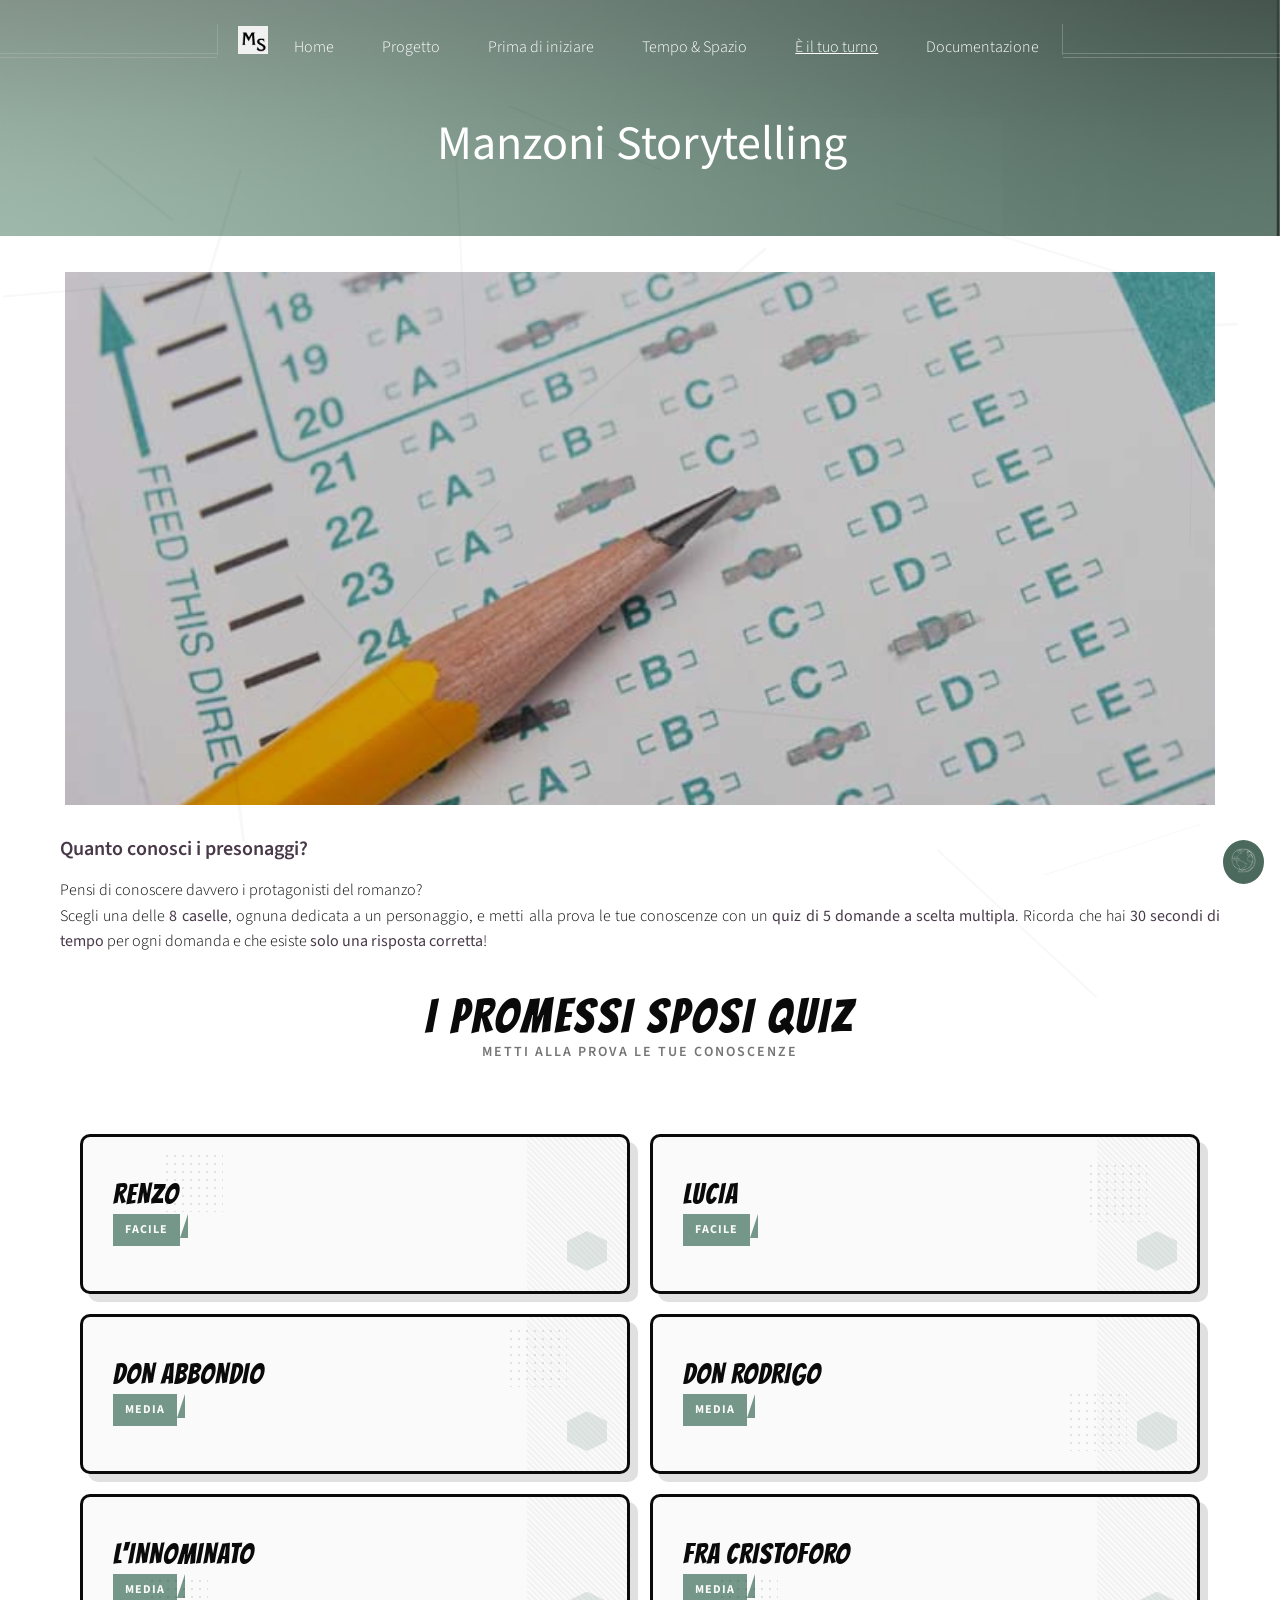
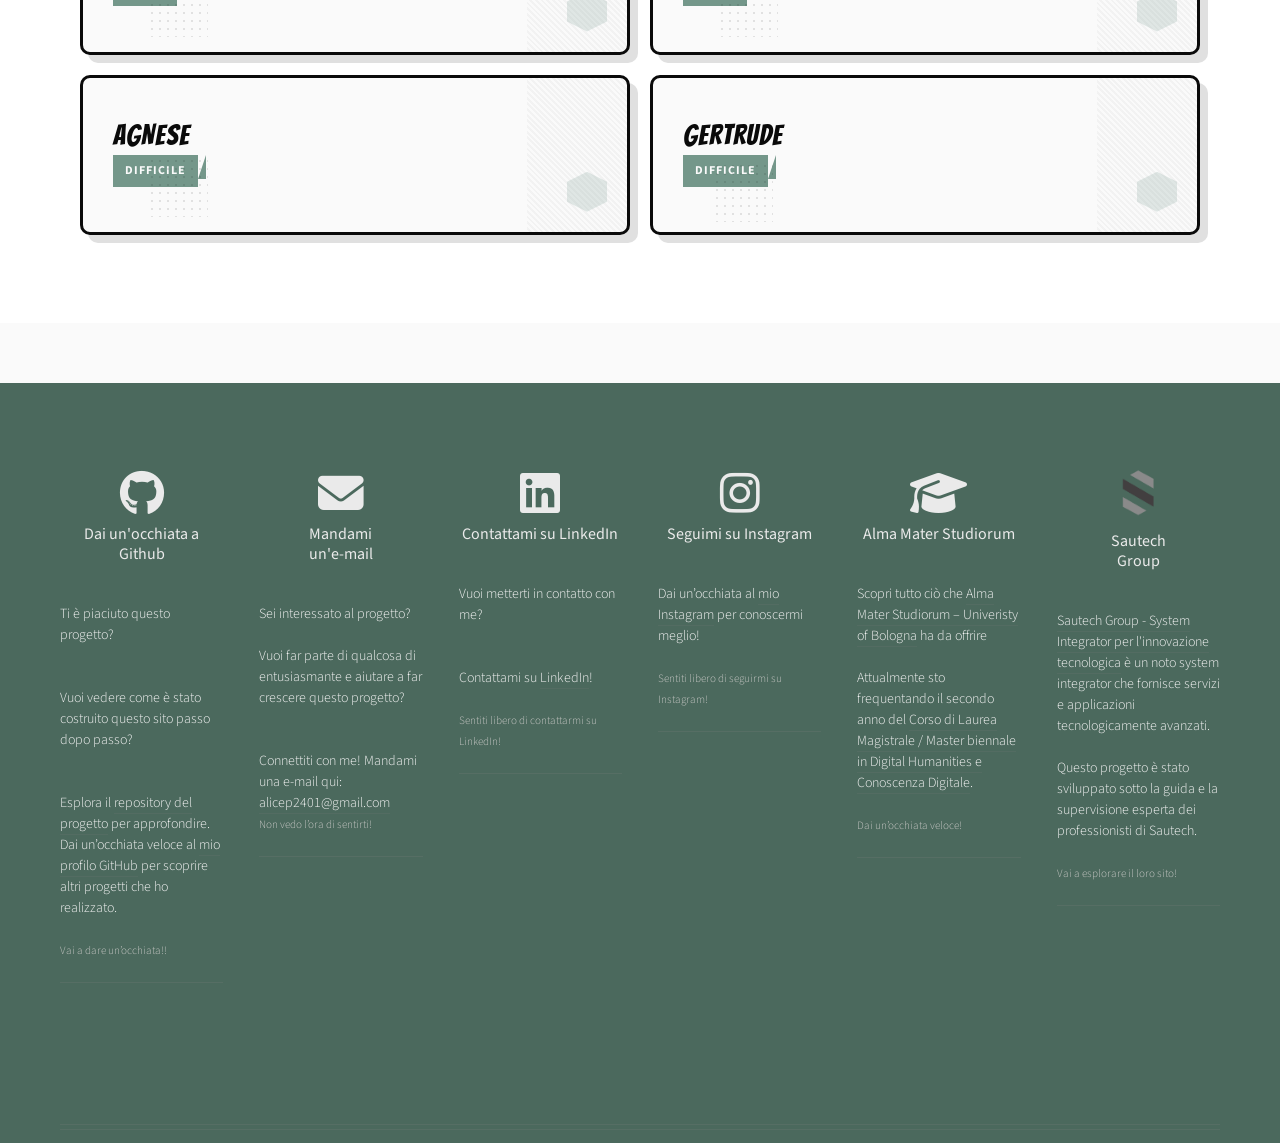
<file: boxes.html>
<!DOCTYPE HTML>
<!--
   Helios by HTML5 UP
   html5up.net | @ajlkn
   Free for personal and commercial use under the CCA 3.0 license (html5up.net/license)
-->
<html>
   <head>
       <title>Manzoni Storytelling - project</title>
       <meta charset="utf-8" />
       <meta name="viewport" content="width=device-width, initial-scale=1, user-scalable=no" />
       <link rel="stylesheet" href="css/main.css" />
       <link rel="stylesheet" href="css/boxes.css">
       <noscript><link rel="stylesheet" href="css/noscript.css" /></noscript>
       <link rel="stylesheet" href="https://cdnjs.cloudflare.com/ajax/libs/font-awesome/6.5.0/css/all.min.css">
       <link rel='stylesheet' href='https://cdn-uicons.flaticon.com/3.0.0/uicons-regular-rounded/css/uicons-regular-rounded.css'>
       <link rel='stylesheet' href='https://cdn-uicons.flaticon.com/3.0.0/uicons-bold-straight/css/uicons-bold-straight.css'>
       <link rel='stylesheet' href='https://cdn-uicons.flaticon.com/3.0.0/uicons-regular-straight/css/uicons-regular-straight.css'>
       <link href="https://fonts.googleapis.com/css2?family=Bangers&family=Permanent+Marker&family=Inter:wght@400;600;700;900&display=swap" rel="stylesheet">

       <!-- Favicons -->
       <link href="images/MSlogo.png" rel="icon">
       <link href="images/apple-touch-icon.png" rel="apple-touch-icon">
   </head>
   <body class="no-sidebar is-preload">
       <div id="page-wrapper">


           <!-- Header -->
               <div id="header">


                   <!-- Inner -->
                       <div class="inner">
                           <header>
                               <h1><a href="index.html" id="logo">Manzoni Storytelling</a></h1>
                           </header>
                       </div>


                   <!-- Nav -->
                       <nav id="nav">
							<ul>
								<img src="images/MSlogo.png" alt="mslogo" height="30px" width="30px" class="navbarlogo">
								<li><a href="index.html">Home</a></li>
								<li><a href="project.html">Progetto</a></li>
								<li><a href="">Prima di iniziare</a>
									<ul>
										<li><a href="author.html" class="navdrop">Autore</a></li>
										<li><a href="literarywork.html" class="navdrop">Romanzo</a></li>
										<li><a href="characters.html" class="navdrop">Personaggi</a></li>
										<li><a href="places.html" class="navdrop">Luoghi</a></li>
									</ul>
								</li>
								<li><a href="">Tempo & Spazio</a>
									<ul>
										<li><a href="timeline.html" class="navdrop">Fabula & Intreccio</a></li>
										<li><a href="manz-history.html" class="navdrop">Romanzo e cultura europea contemporanea</a></li>
										<li><a href="map.html" class="navdrop">Mappa</a></li>
									</ul>
								</li>
								<li><a href="" class="nav-active-page">È il tuo turno</a>
									<ul>
										<li><a href="narrseqchallenge.html" class="navdrop">Sfida delle sequenze narrative</a></li>
										<li><a href="#" class="navdrop-active">Quanto conosci i presonaggi?</a></li>
										<li><a href="whichchar.html" class="navdrop">Che personaggio sei?</a></li>
									</ul>
								</li>

								<li><a href="">Documentazione</a>
									<ul>
										<li><a href="help.html" class="navdrop">Aiuto</a></li>
										<li><a href="references.html" class="navdrop">Bibliografia</a></li>
									</ul>
								</li>
						
							</ul>
						</nav>
<div class="languagepicker">
                                <img id="popupIcon" src="images/grigiopastello-removebg-preview.png" alt="world" height="25px" style="cursor:pointer;">
                            </div>

					<!-- Popup -->
					<div id="navpopup" class="navpopup">
						<div class="navpopup-content">
							<span id="closenavPopup" class="close">&times;</span>
							<p>
								<strong>Scegli la lingua</strong><br>
								Questo sito web è disponibile in molte lingue oltre all’italiano.
								Scegli qui la lingua che preferisci utilizzare per navigare i contenuti
								e svolgere gli esercizi nel modo più comodo e semplice per te.
							</p>
							<div id="google_translate_element"></div>
						</div>
					</div>	

				</div>
<!-- Main -->
           <div class="wrapper style1">


                   <div class="container" id="authorimgtextcontainer">
                       <article id="main" class="special">
                           <header>
                          
                      
                           </header>
                          
                           </p>
                           <img src="images/ipsquizsized.png" alt="Help" class="responsive-img">
                          
                           <section>
                               <header>
                                   <h3><a href="#"><strong>Quanto conosci i presonaggi?</strong></a></h3>
                               </header>
                                   <p>Pensi di conoscere davvero i protagonisti del romanzo?<br>
									Scegli una delle <strong>8 caselle</strong>, ognuna dedicata a un personaggio, e metti alla prova le tue conoscenze con un <strong>quiz di 5 domande a scelta multipla</strong>.
									Ricorda che hai <strong>30 secondi di tempo</strong> per ogni domanda e che esiste <strong>solo una risposta corretta</strong>!
<br>
                           </section>
                       </article>
                   


       <section>

    <!-- Speed Lines Background -->
    <div class="speed-lines" id="speedLines"></div>

    <!-- Home Screen -->
    <div id="homeScreen" class="home-screen">
        <div class="header">
            <div class="logo">I promessi sposi Quiz</div>
            <div class="tagline">Metti alla prova le tue conoscenze</div>
        </div>

        <div class="cards-container" id="cardsContainer">
             <div class="anime-card" data-anime="Renzo">
                <div class="card-title">Renzo</div>
                <div class="card-difficulty">Facile</div>
                <div class="card-icon"></div>
                <div class="halftone" style="top: 15px; left: 80px;"></div>
            </div>
			

            <div class="anime-card" data-anime="Lucia">
                <div class="card-title">Lucia</div>
                <div class="card-difficulty">Facile</div>
                <div class="card-icon"></div>
                <div class="halftone" style="top: 25px; right: 50px;"></div>
            </div>

            <div class="anime-card" data-anime="DonAbbondio">
                <div class="card-title">Don Abbondio</div>
                <div class="card-difficulty">Media</div>
                <div class="card-icon"></div>
                <div class="halftone" style="top: 10px; right: 60px;"></div>
            </div>

            <div class="anime-card" data-anime="DonRodrigo">
                <div class="card-title">Don Rodrigo</div>
                <div class="card-difficulty">Media</div>
                <div class="card-icon"></div>
                <div class="halftone" style="bottom: 20px; right: 70px;"></div>
            </div>

             <div class="anime-card" data-anime="Unnamed">
                <div class="card-title">L'Innominato</div>
                <div class="card-difficulty">Media</div>
                <div class="card-icon"></div>
                <div class="halftone" style="bottom: 15px; left: 65px;"></div>
            </div>
            
            <div class="anime-card" data-anime="FatherCristoforo">
                <div class="card-title">Fra Cristoforo</div>
                <div class="card-difficulty">Media</div>
                <div class="card-icon"></div>
                <div class="halftone" style="bottom: 15px; left: 65px;"></div>
            </div>

            <div class="anime-card" data-anime="Agnese">
                <div class="card-title">Agnese</div>
                <div class="card-difficulty">Difficile</div>
                <div class="card-icon"></div>
                <div class="halftone" style="bottom: 15px; left: 65px;"></div>
            </div>

            <div class="anime-card" data-anime="Gertrude">
                <div class="card-title">Gertrude</div>
                <div class="card-difficulty">Difficile</div>
                <div class="card-icon"></div>
                <div class="halftone" style="bottom: 10px; left: 60px;"></div>
            </div>
        </div>
    </div>
   </section>

 <!-- Quiz Screen -->
    <div class="quiz-screen" id="quizScreen">
        <div class="back-button" id="backButton"></div>
        
        <div class="progress-container">
            <div class="progress-info">
                <span class="quiz-title" id="quizTitle">I promessi sposi Quiz</span>
                <span id="questionCounter" style="color: #0A0A0A;">1/10</span>
            </div>
            <div class="progress-bar-bg">
                <div class="progress-bar-fill" id="progressBar"></div>
            </div>
        </div>

        <div class="timer-container">
            <div class="timer-icon"></div>
            <div class="timer" id="timer">00:30</div>
        </div>
		<div class="question-container">
            <div class="question-number" id="questionNumber">Domanda 1</div>
            <div class="question-text" id="questionText">Qual è l’occupazione di Renzo?</div>
            
            <div class="answers-container" id="answersContainer">
                <div class="answer-option" data-answer="0">
                    <div class="answer-letter">A</div>
                    <span>Un contadino</span>
                </div>
                <div class="answer-option" data-answer="1">
                    <div class="answer-letter">B</div>
                    <span>Un filatore di seta</span>
                </div>
                <div class="answer-option" data-answer="2">
                    <div class="answer-letter">C</div>
                    <span>Un falegname</span>
                </div>
                <div class="answer-option" data-answer="3">
                    <div class="answer-letter">D</div>
                    <span>Un mercante</span>
                </div>
            </div>
        </div>
    </div>
  

    <!-- Results Screen -->
    <div class="results-screen" id="resultsScreen">
        <div class="results-title">Quiz Completato!</div>
        <div class="results-score" id="finalScore">8/10</div>
        <div class="results-message" id="resultsMessage"></div>
        <button class="restart-button" id="restartButton">Prova di nuovo!</button>
    </div>

</div>

</div>


        <!-- Footer -->
				<div id="footer">
					<div class="container">
						<div class="row">
								

							<!-- Posts -->
								<section class="col-2 col-12-mobile">
									<header>
										<h2>
											<span class="circled">
												<a href="https://github.com/alicepiazzi" target="_blank"><i class="fa-brands fa-github fa-beat-fade"></i></a>
											</span> <br>
											<h6>Dai un'occhiata a Github</h6>
										</h2>
									</header>
									<br>
									<ul class="divided">
										<li>
											<article class="tweet">
												Ti è piaciuto questo progetto? <br>
												<br>
												<br>
												Vuoi vedere come è stato costruito questo sito passo dopo passo?<br>
												<br>
												<br>
												Esplora il <a href="https://github.com/manzoni-storytelling/Manzoni_Storytelling" target="_blank">repository del progetto</a> per approfondire. <br> 
												Dai un’occhiata veloce al <a href="https://github.com/alicepiazzi" target="_blank">mio profilo GitHub</a> per scoprire altri progetti che ho realizzato.
												<br>
												<br>
												<span class="timestamp">Vai a dare un’occhiata!!</span> 
											</article>
										</li>
										
										<li></li>
									</ul>
								</section>


									<!-- Tweets -->
								<section class="col-2 col-12-mobile">
									<header>
										<h2>
											<span class="circled">
												<a href="mailto:alicep2401@gmail.com"><i class="fa-solid fa-envelope fa-shake"></i></a>
											</span> <br>
											<h6>Mandami <br> 
												un'e-mail</h6>
										</h2>
									</header>
									<br>
									<ul class="divided">
										<li>
											<article class="tweet">
												Sei interessato al progetto? 
												<br>
												<br>
												Vuoi far parte di qualcosa di entusiasmante e aiutare a far crescere questo progetto? <br>
												<br>
												<br>
												Connettiti con me! Mandami una e-mail qui: <a href="mailto:alicep2401@gmail.com">alicep2401@gmail.com</a>
												<br>
												<span class="timestamp">Non vedo l’ora di sentirti!</span> 
											</article>
										</li>
										<li></li>
									</ul>
								</section>

								<!-- Tweets -->
								<section class="col-2 col-12-mobile">
									<header>
										<h2>
											<span class="circled">
												<a href="https://www.linkedin.com/in/alice-piazzi-4a6687259/" target="_blank"><i class="fa-brands fa-linkedin fa-bounce"></i></a>
											</span> <br>
											<h6>Contattami su LinkedIn</h6>
										</h2>
									</header>
									<br>
									<ul class="divided">
										<li>
											<article class="tweet">
												Vuoi metterti in contatto con me?<br>
												<br>
												<br>
												Contattami su <a href="https://www.linkedin.com/in/alice-piazzi-4a6687259/" target="_blank">LinkedIn</a>!
												<br>
												<br>
												<span class="timestamp">Sentiti libero di contattarmi su LinkedIn!</span> 
											</article>
										</li>
										<li></li>
									</ul>
								</section>
								
<!-- Photos -->
								<section class="col-2 col-12-mobile">
									<header>
										<h2>
											<span class="circled">
												<a href="https://www.instagram.com/alice.piazzii/" target="_blank"><i class="fa-brands fa-instagram fa-bounce"></i></a>
											</span> <br>
											<h6>Seguimi su Instagram</h6>
										</h2>
									</header>
									<br>
									<ul class="divided">
										<li>
											<article class="tweet">
												Dai un’occhiata al <a href="https://www.instagram.com/alice.piazzii/">mio Instagram</a> per conoscermi meglio!
												<br>
												<br>
												<span class="timestamp">Sentiti libero di seguirmi su Instagram!</span> 
											</article>
										</li>
										<li></li>
									</ul>

								</section>


								<section class="col-2 col-12-mobile">
									<header>
										<h2>
											<span class="circled">
												<a href="https://corsi.unibo.it/2cycle/DigitalHumanitiesKnowledge"><i class="fa-solid fa-graduation-cap fa-shake"></i></a>
											</span> <br>
											<h6>Alma Mater Studiorum</h6>
										</h2>
									</header>
									<br>
									<ul class="divided">
										<li>
											<article class="tweet">
												Scopri tutto ciò che <a href="https://www.unibo.it/it">Alma Mater Studiorum – Univeristy of Bologna</a> ha da offrire
												<br>
												<br>
												Attualmente sto frequentando il secondo anno del <a href="https://corsi.unibo.it/2cycle/DigitalHumanitiesKnowledge">Corso di Laurea Magistrale / Master biennale in Digital Humanities e Conoscenza Digitale</a>.
												<br>
												<br>
												<span class="timestamp">Dai un’occhiata veloce!</span> 
											</article>
										</li>
										<li></li>
									</ul>
								</section>


								<section class="col-2 col-12-mobile">
									<header>
										<h2>
											<span class="circled">
												<a href="https://www.sautechgroup.com/"><i class="fa-beat-fade"><img src="images/Logo-Sautech.png" alt="" height="50px" ></i></a>
											</span>
											<h6>Sautech <br>
												Group</h6>
										</h2>
									</header>
									<br>
									<ul class="divided">
										<li>
											<article class="tweet">
												<a href="https://www.sautechgroup.com/">Sautech Group - System Integrator per l'innovazione tecnologica</a> è un noto system integrator che fornisce servizi e applicazioni tecnologicamente avanzati. 
												<br>
												<br>
												Questo progetto è stato sviluppato sotto la guida e la supervisione esperta dei professionisti di Sautech.
												<br>
												<br>
												<span class="timestamp">Vai a esplorare il loro sito!</span> 
											</article>
										</li>
										<li></li>
									</ul>
								</section>

		
								
						</div>
						<br>
						<br>
					
						<hr />
<br>
								<!-- Copyright -->
									<div class="copyright">
										<ul class="menu">
											<li>&copy; Alice Piazzi All right reserved.</li><li>Design: <a href="http://html5up.net">HTML5 UP</a></li>
										</ul>
									</div>


                           </div>


                       </div>
                   </div>
               </div>
       </div>

       <!-- Scripts -->
           <script src="js/jquery.min.js"></script>
           <script src="js/jquery.dropotron.min.js"></script>
           <script src="js/jquery.scrolly.min.js"></script>
           <script src="js/jquery.scrollex.min.js"></script>
           <script src="js/browser.min.js"></script>
           <script src="js/breakpoints.min.js"></script>
           <script src="js/util.js"></script>
           <script src="js/main.js"></script>
           <script src="js/boxes.js"></script>
           <script src="https://cdn.jsdelivr.net/npm/@popperjs/core@2.11.8/dist/umd/popper.min.js"></script>
           <script src="https://cdn.jsdelivr.net/npm/bootstrap@5.3.3/dist/js/bootstrap.min.js"></script>
          
   </body>
</html>





<script type="text/javascript">
function googleTranslateElementInit() {
  new google.translate.TranslateElement({
    pageLanguage: 'it', // lingua originale
    includedLanguages: 'en,fr,es,de,zh-CN,ja,ru,pt,ar', // lingue disponibili, con l'inglese per prima
    layout: google.translate.TranslateElement.InlineLayout.SIMPLE
  }, 'google_translate_element');
}
</script>
<script type="text/javascript" src="//translate.google.com/translate_a/element.js?cb=googleTranslateElementInit">
</script>
<script>


document.getElementById("languagepicker").addEventListener("click", function(e){
    e.preventDefault();
    e.stopPropagation();
    document.getElementById("navpopup").classList.add("show");
});
</script>
</file>
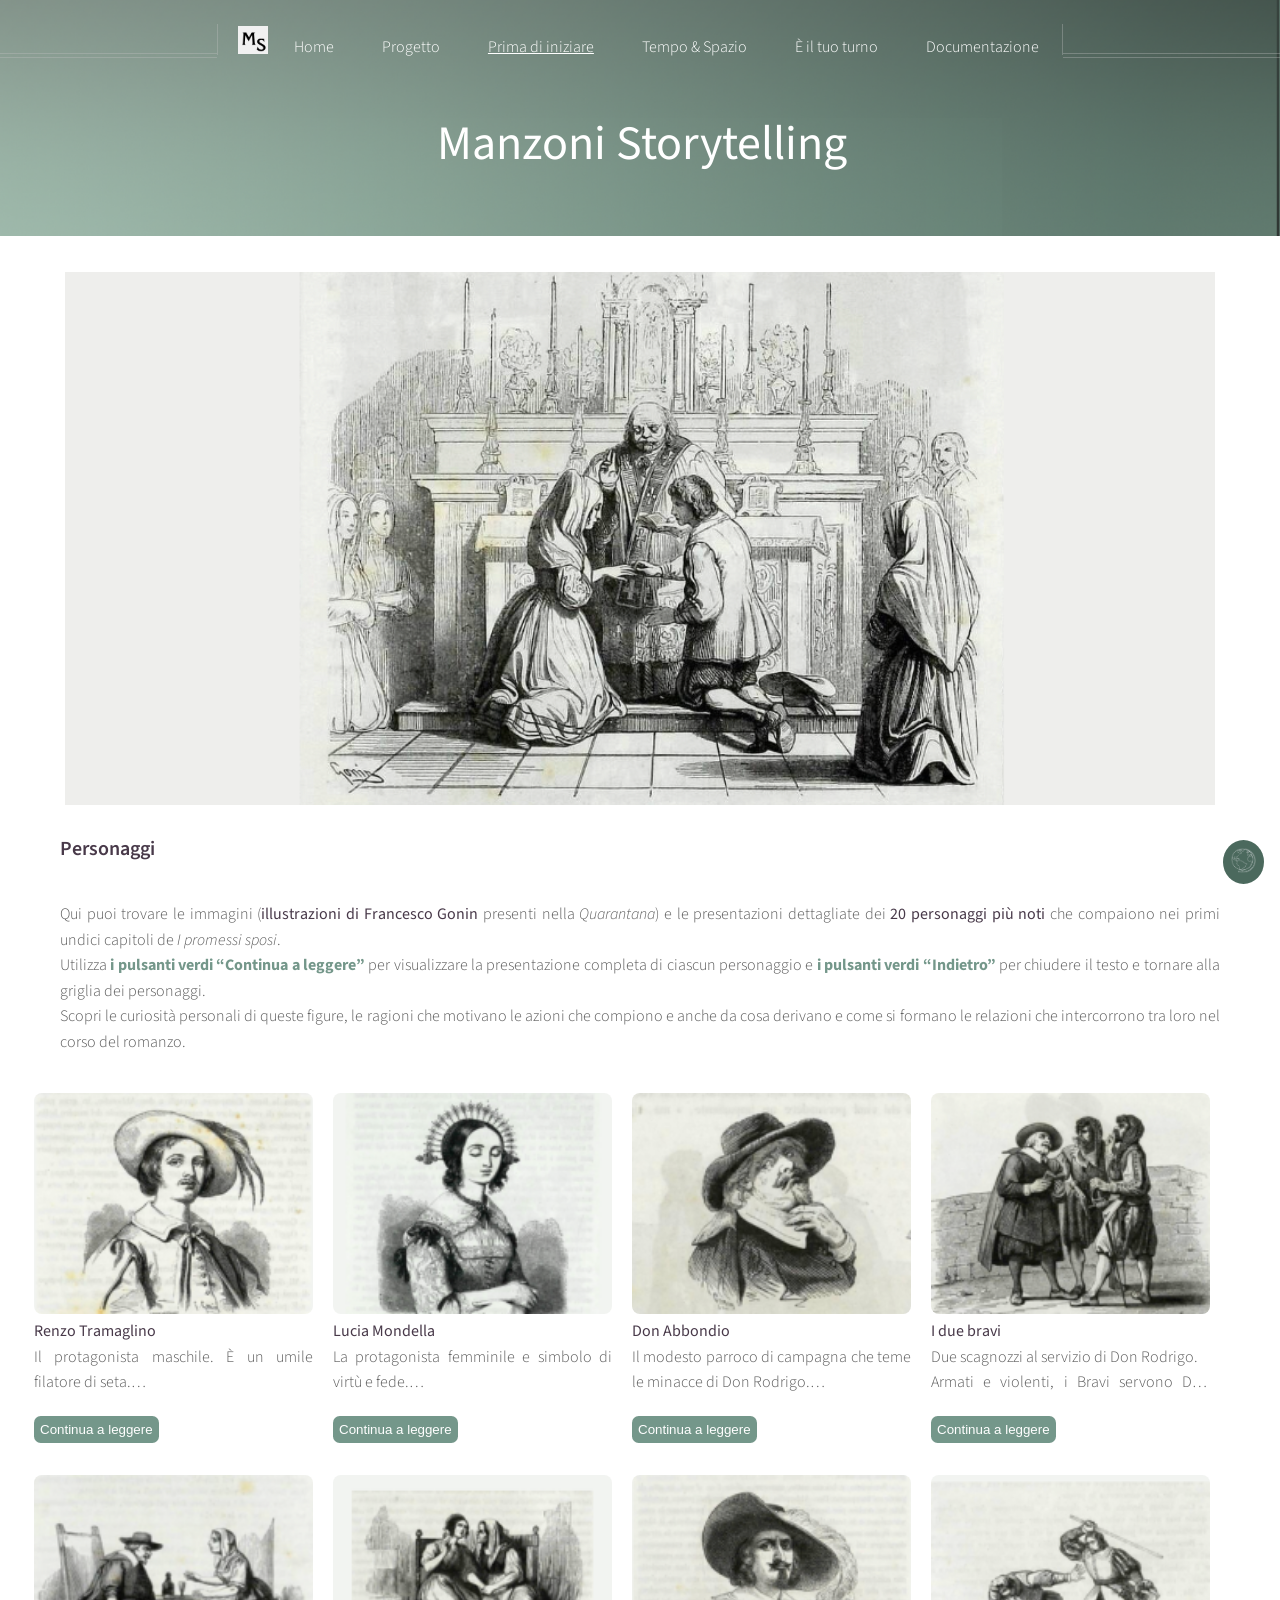
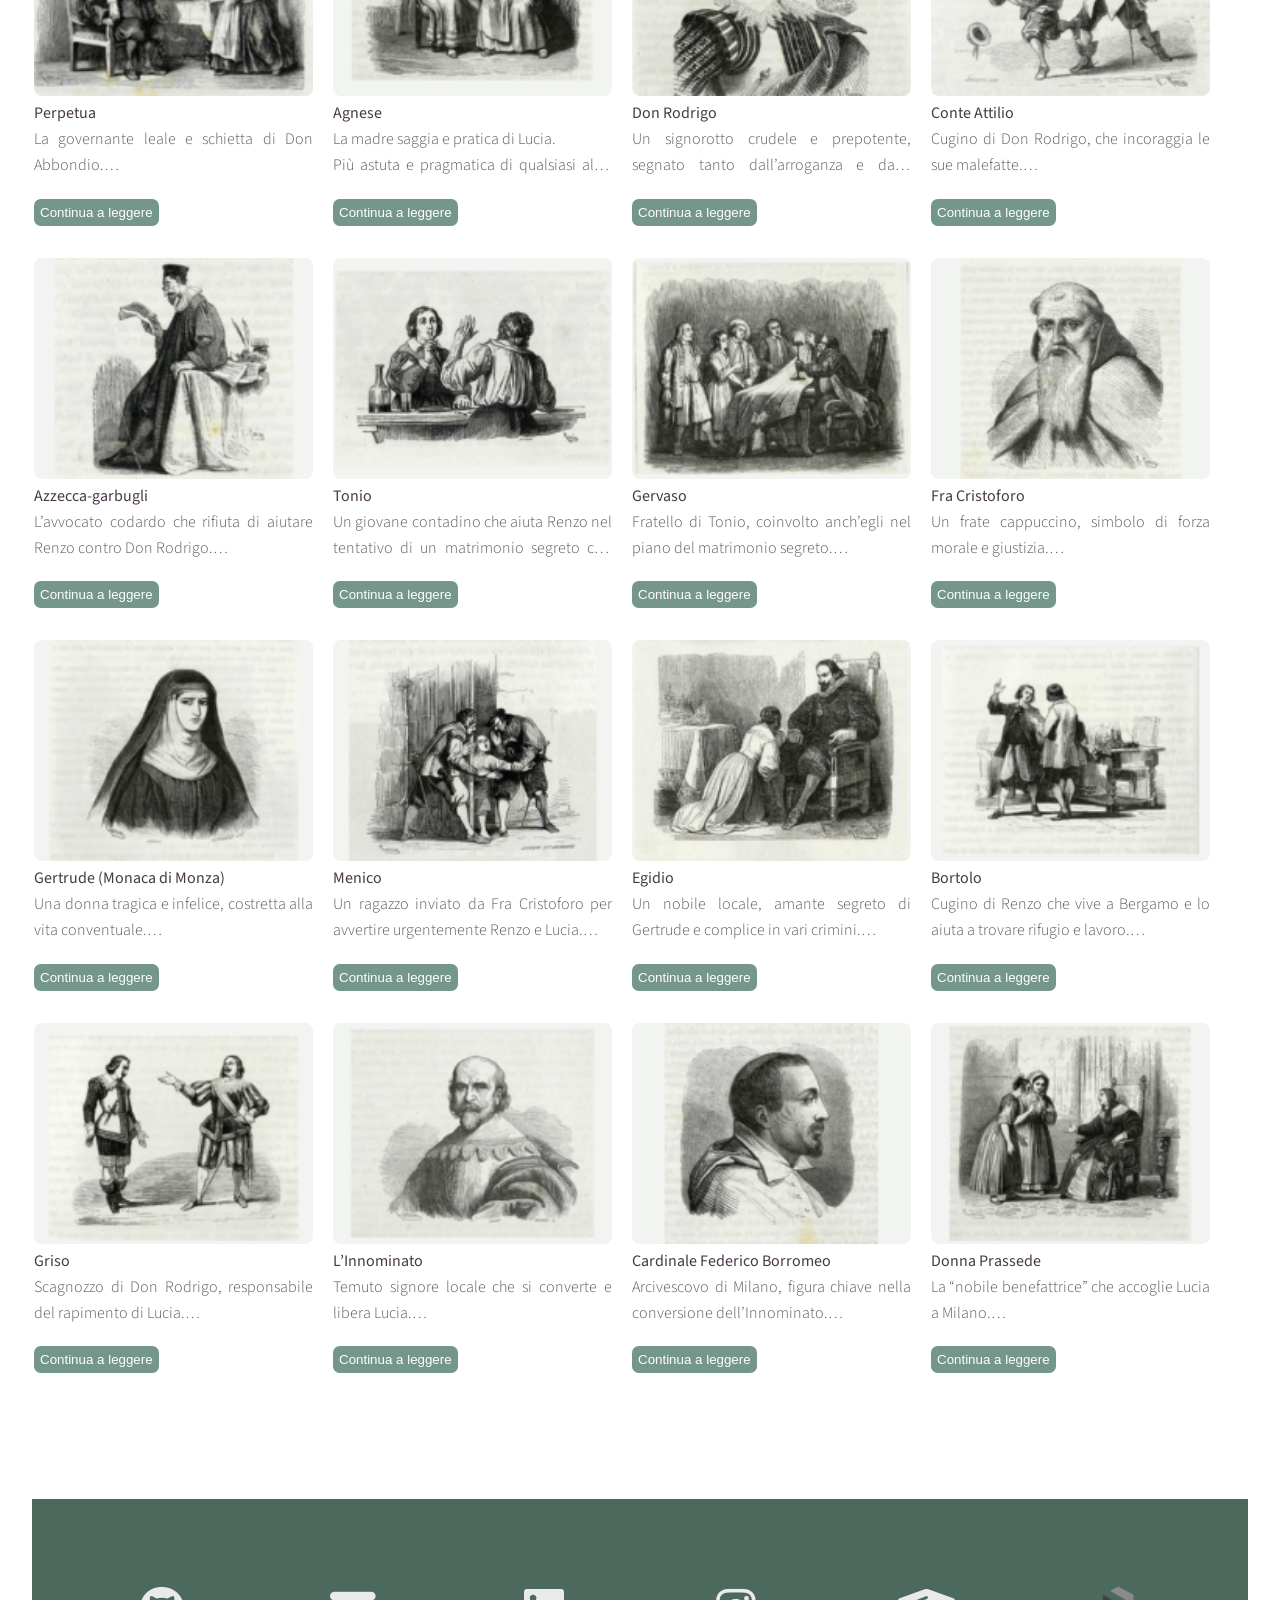
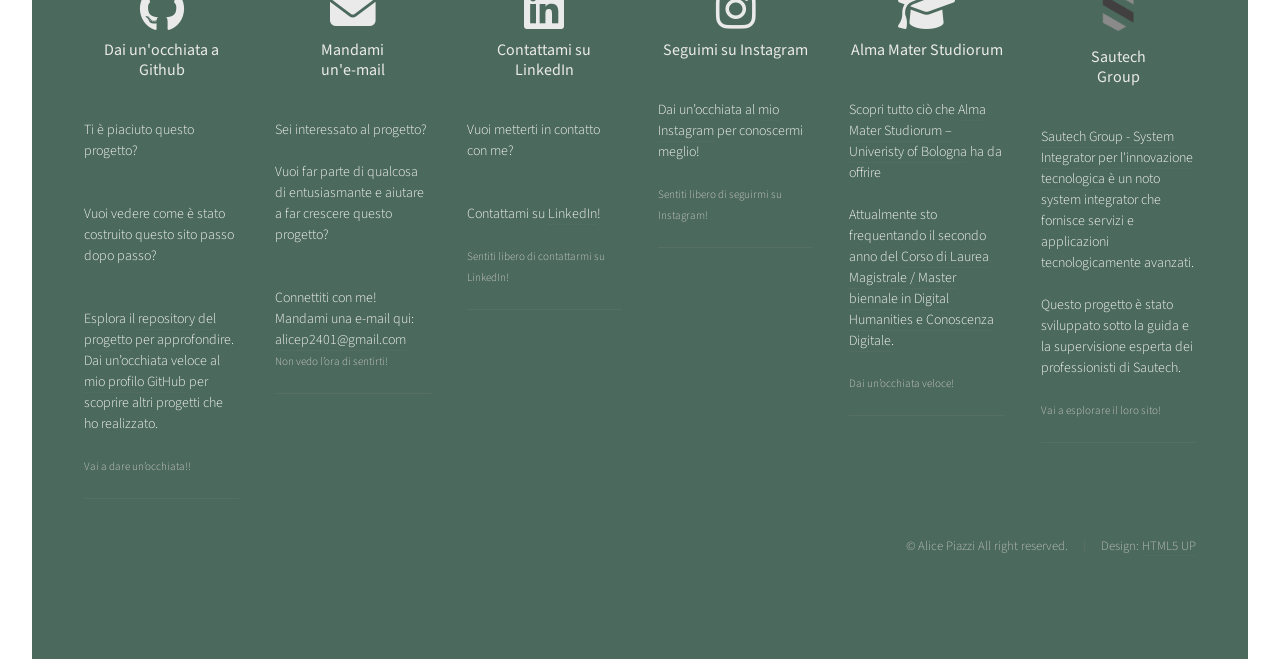
<file: characters.html>
<!DOCTYPE HTML>
<!--
	Helios by HTML5 UP
	html5up.net | @ajlkn
	Free for personal and commercial use under the CCA 3.0 license (html5up.net/license)
-->
<html>
	<head>
		<title>Manzoni Storytelling - project</title>
		<meta charset="utf-8" />
		<meta name="viewport" content="width=device-width, initial-scale=1, user-scalable=no" />
		<link rel="stylesheet" href="css/main.css" />
		<noscript><link rel="stylesheet" href="css/noscript.css" /></noscript>
		<link rel="stylesheet" href="https://cdnjs.cloudflare.com/ajax/libs/font-awesome/6.5.0/css/all.min.css">
		<!-- Favicons -->
		<link href="images/MSlogo.png" rel="icon">
		<link href="images/apple-touch-icon.png" rel="apple-touch-icon">
	</head>
	<body class="no-sidebar is-preload">
		<div id="page-wrapper">

			<!-- Header -->
				<div id="header">

					<!-- Inner -->
						<div class="inner">
							<header>
								<h1><a href="index.html" id="logo">Manzoni Storytelling</a></h1>
							</header>
						</div>

					<!-- Nav -->
						<nav id="nav">
							<ul>
								<img src="images/MSlogo.png" alt="mslogo" height="30px" width="30px" class="navbarlogo">
								<li><a href="index.html">Home</a></li>
								<li><a href="project.html">Progetto</a></li>
								<li><a href="" class="nav-active-page">Prima di iniziare</a>
									<ul>
										<li><a href="author.html" class="navdrop">Autore</a></li>
										<li><a href="literarywork.html" class="navdrop">Romanzo</a></li>
										<li><a href="#" class="navdrop-active">Personaggi</a></li>
										<li><a href="places.html" class="navdrop">Luoghi</a></li>
									</ul>
								</li>
								<li><a href="">Tempo & Spazio</a>
									<ul>
										<li><a href="timeline.html" class="navdrop">Fabula & Intreccio</a></li>
										<li><a href="manz-history.html" class="navdrop">Romanzo e cultura europea contemporanea</a></li>
										<li><a href="map.html" class="navdrop">Mappa</a></li>
									</ul>
								</li>
								<li><a href="">È il tuo turno</a>
									<ul>
										<li><a href="narrseqchallenge.html" class="navdrop">Sfida delle sequenze narrative</a></li>
										<li><a href="boxes.html" class="navdrop">Quanto conosci i presonaggi?</a></li>
										<li><a href="whichchar.html" class="navdrop">Che personaggio sei?</a></li>
									</ul>
								</li>

								<li><a href="">Documentazione</a>
									<ul>
										<li><a href="help.html" class="navdrop">Aiuto</a></li>
										<li><a href="references.html" class="navdrop">Bibliografia</a></li>
									</ul>
								</li>
						
							</ul>
						</nav>
<div class="languagepicker">
                                <img id="popupIcon" src="images/grigiopastello-removebg-preview.png" alt="world" height="25px" style="cursor:pointer;">
                            </div>

					<!-- Popup -->
					<div id="navpopup" class="navpopup">
						<div class="navpopup-content">
							<span id="closenavPopup" class="close">&times;</span>
							<p>
								<strong>Scegli la lingua</strong><br>
								Questo sito web è disponibile in molte lingue oltre all’italiano.
								Scegli qui la lingua che preferisci utilizzare per navigare i contenuti
								e svolgere gli esercizi nel modo più comodo e semplice per te.
							</p>
							<div id="google_translate_element"></div>
						</div>
					</div>	

				</div>

			<!-- Main -->
				<div class="wrapper style1">

					<div class="container">
						<article id="main" class="special">
							<header>
							
						
							</header>
							
							</p>
							<img src="images/ipscharacterssized.png" alt="I promessi sposi cover 1840"class="responsive-img">
							
							<section id="charactersection">
								<header>
									<h3><a href="#"><strong>Personaggi</strong></a></h3>
							</header>
                            <br>
							<p>Qui puoi trovare le immagini (<strong>illustrazioni di Francesco Gonin</strong> presenti nella <i>Quarantana</i>) e le presentazioni dettagliate dei <strong>20 personaggi più noti</strong> che compaiono nei primi undici capitoli de <i>I promessi sposi</i>. <br>
								Utilizza <span style="color: #74978a; font-weight: bold;">i pulsanti verdi “Continua a leggere”</span>  per visualizzare la presentazione completa di ciascun personaggio e <span style="color: #74978a; font-weight: bold;">i pulsanti verdi “Indietro”</span> per chiudere il testo e tornare alla griglia dei personaggi. <br>
								Scopri le curiosità personali di queste figure, le ragioni che motivano le azioni che compiono e anche da cosa derivano e come si formano le relazioni che intercorrono tra loro nel corso del romanzo.</p>
							
							</p>
							<br>
                            <br>

<div class="charactersgridcontainer">

<div class="row d-flex flex-wrap text-center">

<!--<div class="col-custom col-3 character-card">
  <img src="images/fraCristoforogrid.png" alt="Father Cristoforo" class="img-fluid mx-auto d-block">
  <h4 class="h6 mt-2">Father Cristoforo</h4>
  <p class="small short-text">
    A Capuchin friar, symbol of moral strength and justice.
    He was a nobleman named Ludovico but he took the name of his servant,
    who died defending him. He converted and entered a convent,
    where he became known as Father Cristoforo.
  </p>
  <button class="read-more-btn">Continua a leggere</button>
</div>-->



  
  <!-- Renzo -->
  <div class="col-custom col-3 character-card">
    <img src="images/renzogrid.png" alt="Renzo Tramaglino" class="img-fluid mx-auto d-block">
    <h4 class="h6 mt-2">Renzo Tramaglino</h4>
    <p class="small short-text">
		Il protagonista maschile. È un umile filatore di seta.<br>
		Franco e impulsivo, Renzo porta in sé un innato senso di giustizia. Di fronte all’oppressione o alla violenza, la sua natura pacifica cede a un acceso sdegno, spingendolo verso la vendetta, talvolta fino al limite dell’omicidio. È ingenuo e schietto, ma guidato dal buon senso, spesso diventa facile preda dei furbi e degli opportunisti. Tuttavia, attraverso difficoltà e perdite, impara a proprie spese prudenza e astuzia, sviluppando una morale più pragmatica e autonoma, mitigata e bilanciata dalla ferma fede di Lucia.
	</p>
	<button class="read-more-btn">Continua a leggere</button>
  </div>

  <!-- Lucia -->
  <div class="col-custom col-3 character-card">
    <img src="images/luciagrid.png" alt="Lucia Mondella" class="img-fluid mx-auto d-block">
    <h4 class="h6 mt-2">Lucia Mondella</h4>
    <p class="small short-text">
		La protagonista femminile e simbolo di virtù e fede.<br>
		Timida ma tenace, Lucia è una donna di semplice fede ma con sorprendente finezza di pensiero. Come “promessa sposa” di Renzo, porta i tratti dell’archetipo della “eroina ideale”: pura, virtuosa e costante. Tuttavia, sotto la sua dolcezza e coerenza morale si nasconde una quieta rigidità mentale, attenuata solo dalla saggia guida di Fra Cristoforo. La sua fiducia incrollabile in Dio, la fede come unico scudo, diventa, al termine delle prove e delle tribolazioni del romanzo, l’essenza stessa, il vero “nucleo morale”, dell’intera storia.
	</p>
	<button class="read-more-btn">Continua a leggere</button>
  </div>

  <!-- Don Abbondio -->
  <div class="col-custom col-3 character-card">
    <img src="images/donAbbondiogrid.png" alt="Don Abbondio" class="img-fluid mx-auto d-block">
    <h4 class="h6 mt-2">Don Abbondio</h4>
    <p class="small short-text">
		Il modesto parroco di campagna che teme le minacce di Don Rodrigo.<br>
		Personaggio distintivo e quasi archetipico del romanzo, Don Abbondio è “il vaso di terracotta costretto a viaggiare tra vasi di ferro”. Ogni sua azione è governata da un principio unico e incrollabile: la paura. Essa plasma il suo comportamento, modella la sua morale e resta ferma anche quando il mondo intorno a lui cambia. Rimane costante, timido, prudente e immobile fino alla fine della storia. Tuttavia, è attraverso di lui che il romanzo offre molti intermezzi comici: nei vivaci scambi con i suoi antagonisti, da Perpetua ad Agnese, e nelle osservazioni ironiche del narratore che mettono in luce sia la sua debolezza sia la sua umanità.
	</p>
	<button class="read-more-btn">Continua a leggere</button>
  </div>

  <!-- Bravi -->
  <div class="col-custom col-3 character-card">
    <img src="images/bravigrid.png" alt="The two bravi" class="img-fluid mx-auto d-block">
    <h4 class="h6 mt-2">I due bravi</h4>
    <p class="small short-text">
		Due scagnozzi al servizio di Don Rodrigo. <br>
		Armati e violenti, i Bravi servono Don Rodrigo e hanno origini storiche tra il XVI e il XVII secolo. Il loro nome deriva dal latino pravus, cioè “malvagio”. Minacciosi e appariscenti, portano barbe incolte, cappelli calati sugli occhi, numerose armi e ornamenti vistosi. Il loro compito è impedire il matrimonio tra Renzo e Lucia, minacciando Don Abbondio con un misto di rispetto e intimidazione, costringendolo a obbedire agli ordini di Don Rodrigo. Simbolicamente, i Bravi incarnano l’abuso di potere e la violenza che i ricchi e potenti esercitano sui più deboli.
	</p>
	<button class="read-more-btn">Continua a leggere</button>
	</div>
</div>

<br>
<br>

<div class="row d-flex flex-wrap text-center">
  
  <!-- Perpetua -->
  <div class="col-custom col-3 character-card">
    <img src="images/perpetuagrid.png" alt="Perpetua" class="img-fluid mx-auto d-block">
    <h4 class="h6 mt-2">Perpetua</h4>
    <p class="small short-text">
		La governante leale e schietta di Don Abbondio. <br>
		Energica, pettegola e loquace, Perpetua spesso si confida con Don Abbondio, pur nutrendo per lui un profondo affetto. La sua personalità vivace e combattiva riflette la sua natura diretta e popolare. Nonostante le frequenti discussioni, resta la domestica più fidata e consigliera del parroco, anche se lui, consapevole della sua propensione ai pettegolezzi, esita spesso a confidarsi, anche quando ha bisogno di sfogarsi. È lei a spronare Renzo a scoprire la verità sul matrimonio ostacolato e in seguito consiglia a Don Abbondio di rivolgersi all’arcivescovo Borromeo. Il suo destino termina tragicamente con la morte durante la peste.
	</p>
	<button class="read-more-btn">Continua a leggere</button>
  </div>

  <!-- Agnese -->
  <div class="col-custom col-3 character-card">
    <img src="images/agnesegrid.png" alt="Agnese" class="img-fluid mx-auto d-block">
    <h4 class="h6 mt-2">Agnese</h4>
    <p class="small short-text">
		La madre saggia e pratica di Lucia.<br>
		Più astuta e pragmatica di qualsiasi altra donna del villaggio, ma infinitamente premurosa verso la figlia, Agnese porta vivacità in ogni scena in cui appare. È lei a ideare il piano per il matrimonio segreto, a consigliare Don Abbondio e Perpetua di rifugiarsi nel castello dell’Innominato durante il passaggio dei lanzichenecchi, e a trovare sempre le parole giuste quando altri tacciono per paura o timidezza. La sua arguzia e saggezza concreta offrono uno spaccato vivido del mondo istintivo e vitale della gente comune.
	</p>
		<button class="read-more-btn">Continua a leggere</button>
  </div>

  <!-- Don Rodrigo -->
  <div class="col-custom col-3 character-card">
    <img src="images/donRodrigogrid.png" alt="Don Rodrigo" class="img-fluid mx-auto d-block">
    <h4 class="h6 mt-2">Don Rodrigo</h4>
    <p class="small short-text">
		Un signorotto crudele e prepotente, segnato tanto dall’arroganza e dalla malvagità quanto dalla mediocrità e dalla codardia.<br>
		Spinto da un capriccio libertino e da una scommessa imprudente, incarna i tratti stereotipici di un signore locale: potente ma meschino, guidato dall’orgoglio di casta e superstizioso. La sua forza è più apparente che reale, mascherata dietro una scorta di bravi, nascondendo una debolezza che talvolta si manifesta come lampi di coscienza morale. L’incontro con Fra Cristoforo lo colpisce come presagio sinistro, sia nei sogni profetici sia nella certezza del tradimento di Griso, che lo conduce a una fine ignominiosa: sul carro dei portatori di peste.
	</p>
		<button class="read-more-btn">Continua a leggere</button>
  </div>

  <!-- Conte Attilio -->
  <div class="col-custom col-3 character-card">
    <img src="images/conteAttiliogrid.png" alt="Conte Attilio" class="img-fluid mx-auto d-block">
    <h4 class="h6 mt-2">Conte Attilio</h4>
    <p class="small short-text">
		Cugino di Don Rodrigo, che incoraggia le sue malefatte. <br>
		Astuto e scaltro, Attilio è molto più intelligente di Don Rodrigo e maestro nel manipolare gli altri per i propri fini. Cinico e spietato, agisce senza coscienza morale, indifferente alle conseguenze delle sue azioni; la sua crudeltà è pura e incondizionata. Orgoglioso e aristocratico, mostra un forte senso di superiorità di classe ed è facilmente offeso se il suo onore è minacciato. Giovanile e apparentemente giocoso, appare insieme crudele e spietato. Incita Don Rodrigo, soprattutto riguardo a Lucia, e origina la scommessa che, inizialmente uno scherzo, lo rende complice attivo dei malvagi piani del cugino. Muore anch’egli di peste, punito dalla Provvidenza Divina.
	</p>
	<button class="read-more-btn">Continua a leggere</button>
  </div>

</div>

<br>
<br>

<div class="row d-flex flex-wrap text-center">

  <!-- Azzecca-garbugli -->
  <div class="col-custom col-3 character-card">
    <img src="images/azzeccaGarbugligrid.png" alt="Azzecca-garbugli" class="img-fluid mx-auto d-block">
    <h4 class="h6 mt-2">Azzecca-garbugli</h4>
    <p class="small short-text">
		L’avvocato codardo che rifiuta di aiutare Renzo contro Don Rodrigo.<br>
		Alto, magro, calvo e con il naso rosso, Azzecca-garbugli sembra un avvocato disponibile ma è profondamente corrotto e servile. All’inizio accoglie Renzo, credendolo un bravo al servizio di un signore locale, e offre assistenza per aggirare la legge. Quando scopre che Renzo è la vittima e Don Rodrigo l’aggressore, cambia atteggiamento: lo accusa di mentire e lo allontana con disprezzo. Sceglie di schierarsi con il potente Don Rodrigo anziché difendere il debole, diventandone complice. La sua filosofia, riassunta nella frase “Se sai come maneggiare bene gli editti, nessuno è colpevole e nessuno è innocente”, riflette l’uso strumentale della legge da parte dei potenti e l’ipocrisia di un sistema giudiziario che protegge i ricchi a spese degli umili.
	</p>
	<button class="read-more-btn">Continua a leggere</button>
  </div>

  <!-- Tonio -->
  <div class="col-custom col-3 character-card">
    <img src="images/toniogrid.png" alt="Tonio" class="img-fluid mx-auto d-block">
    <h4 class="h6 mt-2">Tonio</h4>
    <p class="small short-text">
		Un giovane contadino che aiuta Renzo nel tentativo di un matrimonio segreto con Lucia. <br>
		Povero e indebitato con Don Abbondio, Tonio è sposato con una moglie laboriosa e ha molti figli; la sua vita è segnata dalla povertà, simboleggiata dalla polenta di grano saraceno che la famiglia consuma. Allegro, gioviale e di buon cuore, mantiene uno spirito vivace nonostante le difficoltà. Coinvolto da Renzo nel matrimonio a sorpresa con Lucia, accetta in cambio della cancellazione del debito. Presente durante la cerimonia, a differenza del fratello Gervaso, partecipa attivamente. Diventa più consapevole e determinato, risolve il debito e recupera la collana d’oro della moglie.
	</p>
	<button class="read-more-btn">Continua a leggere</button>
  </div>

  <!-- Gervaso -->
  <div class="col-custom col-3 character-card">
    <img src="images/gervasogrid.png" alt="Gervaso" class="img-fluid mx-auto d-block">
    <h4 class="h6 mt-2">Gervaso</h4>
    <p class="small short-text">
		Fratello di Tonio, coinvolto anch’egli nel piano del matrimonio segreto.<br>
		Coinvolto da Renzo come testimone nell’evento che fallisce, Gervaso è mentalmente debole, goffo, poco intelligente e facilmente influenzabile. Durante la cerimonia simulata a casa di Don Abbondio si comporta in modo esagerato e caotico, saltando e gridando come se fosse posseduto. La sua ingenuità gli impedisce di mantenere il segreto, rivelando parte di quanto accaduto.
	</p>
	<button class="read-more-btn">Continua a leggere</button>
  </div>

  <!-- Father Cristoforo -->
  <div class="col-custom col-3 character-card">
    <img src="images/fraCristoforogrid.png" alt="Father Cristoforo" class="img-fluid mx-auto d-block">
    <h4 class="h6 mt-2">Fra Cristoforo</h4>
    <p class="small short-text">
		Un frate cappuccino, simbolo di forza morale e giustizia. <br>
		Nobile di nascita, Ludovico, assume il nome del suo servo morto per difenderlo e si converte entrando in convento, diventando Fra Cristoforo. Al cavaliere impulsivo e irascibile, un tempo assassino, il narratore affida il ruolo di incarnare l’ideale cristiano: carità, obbedienza e sacrificio personale. Personalità in conflitto interno tra gli impulsi audaci del passato e le richieste temperate del ruolo religioso, anima ogni momento del suo percorso. La sua voce trasmette autorità ed emozione: dai sermoni a Renzo agli ammonimenti a Don Rodrigo, fino alle parole delicate che liberano Lucia dal voto. Il discorso agli sposi finalmente riuniti al lazzaretto diventa sermone e testamento spirituale.
	</p>
	<button class="read-more-btn">Continua a leggere</button>
  </div>
</div>

<br>
<br>

<div class="row d-flex flex-wrap text-center">

  <!-- Gertrude -->
  <div class="col-custom col-3 character-card">
    <img src="images/gertrudegrid.png" alt="Gertrude" class="img-fluid mx-auto d-block">
    <h4 class="h6 mt-2">Gertrude (Monaca di Monza)</h4>
    <p class="small short-text">
		Una donna tragica e infelice, costretta alla vita conventuale.<br>
		Ospita Lucia e Agnese sotto la sua autorità. <br>
		Figura drammatica, all’inizio di un secondo romanzo parallelo, Gertrude è esplorata con grande sottigliezza psicologica. Vittima delle ingiustizie sociali e delle costrizioni dell’educazione, è tormentata anche dalla propria debolezza. Diventa strumento passivo dei piani di Egidio e tormento per Lucia, affidandola ai rapitori. Il rimorso finale trasforma il suo destino in condanna: isolamento a vita dal mondo.

	</p><button class="read-more-btn">Continua a leggere</button>
  </div>

  <!-- Menico -->
  <div class="col-custom col-3 character-card">
    <img src="images/menicogrid.png" alt="Menico" class="img-fluid mx-auto d-block">
    <h4 class="h6 mt-2">Menico</h4>
    <p class="small short-text">
		Un ragazzo inviato da Fra Cristoforo per avvertire urgentemente Renzo e Lucia.<br>
		Ingenuo, vivace e allegro, ma anche intelligente e capace, Menico riceve l’incarico di avvertire gli sposi. Intercettato dai Bravi di Don Rodrigo, riesce a sfuggire grazie al suono delle campane, informando Renzo, Lucia e Agnese del pericolo imminente, permettendo loro di fuggire.
	</p>
	<button class="read-more-btn">Continua a leggere</button>
  </div>

  <!-- Egidio -->
  <div class="col-custom col-3 character-card">
    <img src="images/egidiogrid.png" alt="Egidio" class="img-fluid mx-auto d-block">
    <h4 class="h6 mt-2">Egidio</h4>
    <p class="small short-text">
		Un nobile locale, amante segreto di Gertrude e complice in vari crimini.<br>
		Collabora con l’Innominato nell’organizzazione del rapimento di Lucia. Con astuzia convince Gertrude a lasciare il convento, rendendola complice inconsapevole. Figura breve ma oscura, getta un’ombra di peccato e manipolazione sul destino di Gertrude e sull’episodio del rapimento.
	</p>
		<button class="read-more-btn">Continua a leggere</button>
  </div>

   <!-- Bortolo -->
  <div class="col-custom col-3 character-card">
    <img src="images/bortologrid.png" alt="Bortolo" class="img-fluid mx-auto d-block">
    <h4 class="h6 mt-2">Bortolo</h4>
    <p class="small short-text">
		Cugino di Renzo che vive a Bergamo e lo aiuta a trovare rifugio e lavoro.<br>
		Accoglie Renzo dopo la fuga da Milano, lavorando come tessitore. Incarnazione dello spirito di emigrazione laboriosa e riscatto sociale attraverso il lavoro, gli offre protezione e stabilità, permettendogli di ricostruire la vita lontano dalle ingiustizie subite.
	</p>
	 <button class="read-more-btn">Continua a leggere</button>
  </div>

</div>

<br>
<br>

<div class="row d-flex flex-wrap text-center">

  <!-- Griso -->
  <div class="col-custom col-3 character-card">
    <img src="images/grisogrid.png" alt="Griso" class="img-fluid mx-auto d-block">
    <h4 class="h6 mt-2">Griso</h4>
    <p class="small short-text">
		Scagnozzo di Don Rodrigo, responsabile del rapimento di Lucia.<br>
		Esecutore spietato dei piani criminali di Don Rodrigo, tra cui l’organizzazione del rapimento. Privo di scrupoli, incarna brutalità e corruzione. Muore di peste dopo aver approfittato della malattia del padrone.
	</p>
	<button class="read-more-btn">Continua a leggere</button>
  </div>

  <!-- The Unnamed -->
  <div class="col-custom col-3 character-card">
    <img src="images/unnamedgrid.png" alt="The Unnamed" class="img-fluid mx-auto d-block">
    <h4 class="h6 mt-2">L’Innominato</h4>
    <p class="small short-text">
		Temuto signore locale che si converte e libera Lucia.<br>
		Grande e insondabile, senza identità registrata, passa dalla disperazione alla grazia di una vita rinnovata dalla fede. Solitario e temibile all’inizio, viene trasformato dall’incontro con Lucia e con il Cardinale Federico, emergendo come “soldato” della fede, guidato da scopo morale e spirituale.
	</p>
	<button class="read-more-btn">Continua a leggere</button>
  </div>

  <!-- Cardinal Federico Borromeo -->
  <div class="col-custom col-3 character-card">
    <img src="images/borromeogrid.png" alt="Cardinal Federico Borromeo" class="img-fluid mx-auto d-block">
    <h4 class="h6 mt-2">Cardinale Federico Borromeo</h4>
    <p class="small short-text">
		Arcivescovo di Milano, figura chiave nella conversione dell’Innominato.<br>
		Modello di virtù cristiana, sceglie una vita semplice per servire poveri e malati. Durante la peste si distingue per dedizione e altruismo. La sua figura, storica e idealizzata, simboleggia umiltà, carità e cultura, in contrasto con Don Abbondio. Accoglie il peccatore con compassione, guidandolo alla redenzione.
	</p>
	<button class="read-more-btn">Continua a leggere</button>
  </div>
   <!-- Donna Prassede -->
  <div class="col-custom col-3 character-card">
    <img src="images/donnaprassedegrid.png" alt="Donna Prassede" class="img-fluid mx-auto d-block">
    <h4 class="h6 mt-2">Donna Prassede</h4>
    <p class="small short-text">
		La “nobile benefattrice” che accoglie Lucia a Milano. <br>
		Simbolo di religiosità rigida e superficiale. Convinta della sua missione morale, agisce per vanità, cercando di correggere gli altri secondo il suo punto di vista, causando sofferenza. Accoglie Lucia per separarla da Renzo e indirizzarla alla vita conventuale, giudicandola severamente. Rappresenta la presunzione mascherata da virtù e il moralismo autoritario privo di vero spirito cristiano.
	</p>
	<button class="read-more-btn">Continua a leggere</button>
  </div>

</div>

<br>
<br>
<div class="row d-flex flex-wrap text-center">



						
</section>
</article>
						
					

</div>

<br>


		<!-- Footer -->
				<div id="footer">
					<div class="container">
						<div class="row">
								

							<!-- Posts -->
								<section class="col-2 col-12-mobile">
									<header>
										<h2>
											<span class="circled">
												<a href="https://github.com/alicepiazzi" target="_blank"><i class="fa-brands fa-github fa-beat-fade"></i></a>
											</span> <br>
											<h6>Dai un'occhiata a Github</h6>
										</h2>
									</header>
									<br>
									<ul class="divided">
										<li>
											<article class="tweet">
												Ti è piaciuto questo progetto? <br>
												<br>
												<br>
												Vuoi vedere come è stato costruito questo sito passo dopo passo?<br>
												<br>
												<br>
												Esplora il <a href="https://github.com/manzoni-storytelling/Manzoni_Storytelling" target="_blank">repository del progetto</a> per approfondire. <br> 
												Dai un’occhiata veloce al <a href="https://github.com/alicepiazzi" target="_blank">mio profilo GitHub</a> per scoprire altri progetti che ho realizzato.
												<br>
												<br>
												<span class="timestamp">Vai a dare un’occhiata!!</span> 
											</article>
										</li>
										
										<li></li>
									</ul>
								</section>


									<!-- Tweets -->
								<section class="col-2 col-12-mobile">
									<header>
										<h2>
											<span class="circled">
												<a href="mailto:alicep2401@gmail.com"><i class="fa-solid fa-envelope fa-shake"></i></a>
											</span> <br>
											<h6>Mandami <br> 
												un'e-mail</h6>
										</h2>
									</header>
									<br>
									<ul class="divided">
										<li>
											<article class="tweet">
												Sei interessato al progetto? 
												<br>
												<br>
												Vuoi far parte di qualcosa di entusiasmante e aiutare a far crescere questo progetto? <br>
												<br>
												<br>
												Connettiti con me! Mandami una e-mail qui: <a href="mailto:alicep2401@gmail.com">alicep2401@gmail.com</a>
												<br>
												<span class="timestamp">Non vedo l’ora di sentirti!</span> 
											</article>
										</li>
										<li></li>
									</ul>
								</section>

								<!-- Tweets -->
								<section class="col-2 col-12-mobile">
									<header>
										<h2>
											<span class="circled">
												<a href="https://www.linkedin.com/in/alice-piazzi-4a6687259/" target="_blank"><i class="fa-brands fa-linkedin fa-bounce"></i></a>
											</span> <br>
											<h6>Contattami su LinkedIn</h6>
										</h2>
									</header>
									<br>
									<ul class="divided">
										<li>
											<article class="tweet">
												Vuoi metterti in contatto con me?<br>
												<br>
												<br>
												Contattami su <a href="https://www.linkedin.com/in/alice-piazzi-4a6687259/" target="_blank">LinkedIn</a>!
												<br>
												<br>
												<span class="timestamp">Sentiti libero di contattarmi su LinkedIn!</span> 
											</article>
										</li>
										<li></li>
									</ul>
								</section>
								
<!-- Photos -->
								<section class="col-2 col-12-mobile">
									<header>
										<h2>
											<span class="circled">
												<a href="https://www.instagram.com/alice.piazzii/" target="_blank"><i class="fa-brands fa-instagram fa-bounce"></i></a>
											</span> <br>
											<h6>Seguimi su Instagram</h6>
										</h2>
									</header>
									<br>
									<ul class="divided">
										<li>
											<article class="tweet">
												Dai un’occhiata al <a href="https://www.instagram.com/alice.piazzii/">mio Instagram</a> per conoscermi meglio!
												<br>
												<br>
												<span class="timestamp">Sentiti libero di seguirmi su Instagram!</span> 
											</article>
										</li>
										<li></li>
									</ul>

								</section>


								<section class="col-2 col-12-mobile">
									<header>
										<h2>
											<span class="circled">
												<a href="https://corsi.unibo.it/2cycle/DigitalHumanitiesKnowledge"><i class="fa-solid fa-graduation-cap fa-shake"></i></a>
											</span> <br>
											<h6>Alma Mater Studiorum</h6>
										</h2>
									</header>
									<br>
									<ul class="divided">
										<li>
											<article class="tweet">
												Scopri tutto ciò che <a href="https://www.unibo.it/it">Alma Mater Studiorum – Univeristy of Bologna</a> ha da offrire
												<br>
												<br>
												Attualmente sto frequentando il secondo anno del <a href="https://corsi.unibo.it/2cycle/DigitalHumanitiesKnowledge">Corso di Laurea Magistrale / Master biennale in Digital Humanities e Conoscenza Digitale</a>.
												<br>
												<br>
												<span class="timestamp">Dai un’occhiata veloce!</span> 
											</article>
										</li>
										<li></li>
									</ul>
								</section>


								<section class="col-2 col-12-mobile">
									<header>
										<h2>
											<span class="circled">
												<a href="https://www.sautechgroup.com/"><i class="fa-beat-fade"><img src="images/Logo-Sautech.png" alt="" height="50px" ></i></a>
											</span>
											<h6>Sautech <br>
												Group</h6>
										</h2>
									</header>
									<br>
									<ul class="divided">
										<li>
											<article class="tweet">
												<a href="https://www.sautechgroup.com/">Sautech Group - System Integrator per l'innovazione tecnologica</a> è un noto system integrator che fornisce servizi e applicazioni tecnologicamente avanzati. 
												<br>
												<br>
												Questo progetto è stato sviluppato sotto la guida e la supervisione esperta dei professionisti di Sautech.
												<br>
												<br>
												<span class="timestamp">Vai a esplorare il loro sito!</span> 
											</article>
										</li>
										<li></li>
									</ul>
								</section>

		
								
						</div>
						<br>
						<br>
					
						<hr />
<br>
								<!-- Copyright -->
									<div class="copyright">
										<ul class="menu">
											<li>&copy; Alice Piazzi All right reserved.</li><li>Design: <a href="http://html5up.net">HTML5 UP</a></li>
										</ul>
									</div>

							</div>

						</div>
					</div>
				</div>

		</div>

		<!-- Scripts -->
			<script src="js/jquery.min.js"></script>
			<script src="js/jquery.dropotron.min.js"></script>
			<script src="js/jquery.scrolly.min.js"></script>
			<script src="js/jquery.scrollex.min.js"></script>
			<script src="js/browser.min.js"></script>
			<script src="js/breakpoints.min.js"></script>
			<script src="js/util.js"></script>
			<script src="js/main.js"></script>

			<script>
document.querySelectorAll('.read-more-btn').forEach(btn => {
  btn.addEventListener('click', () => {
    const text = btn.previousElementSibling;
    text.classList.toggle('expanded');
    btn.textContent = text.classList.contains('expanded') ? 'Indietro' : 'Continua a leggere';
  });
});
</script>


	</body>
</html>




<script type="text/javascript">
function googleTranslateElementInit() {
  new google.translate.TranslateElement({
    pageLanguage: 'it', // lingua originale
    includedLanguages: 'en,fr,es,de,zh-CN,ja,ru,pt,ar', // lingue disponibili, con l'inglese per prima
    layout: google.translate.TranslateElement.InlineLayout.SIMPLE
  }, 'google_translate_element');
}
</script>
<script type="text/javascript" src="//translate.google.com/translate_a/element.js?cb=googleTranslateElementInit">
</script>
<script>


document.getElementById("languagepicker").addEventListener("click", function(e){
    e.preventDefault();
    e.stopPropagation();
    document.getElementById("navpopup").classList.add("show");
});
</script>
</file>
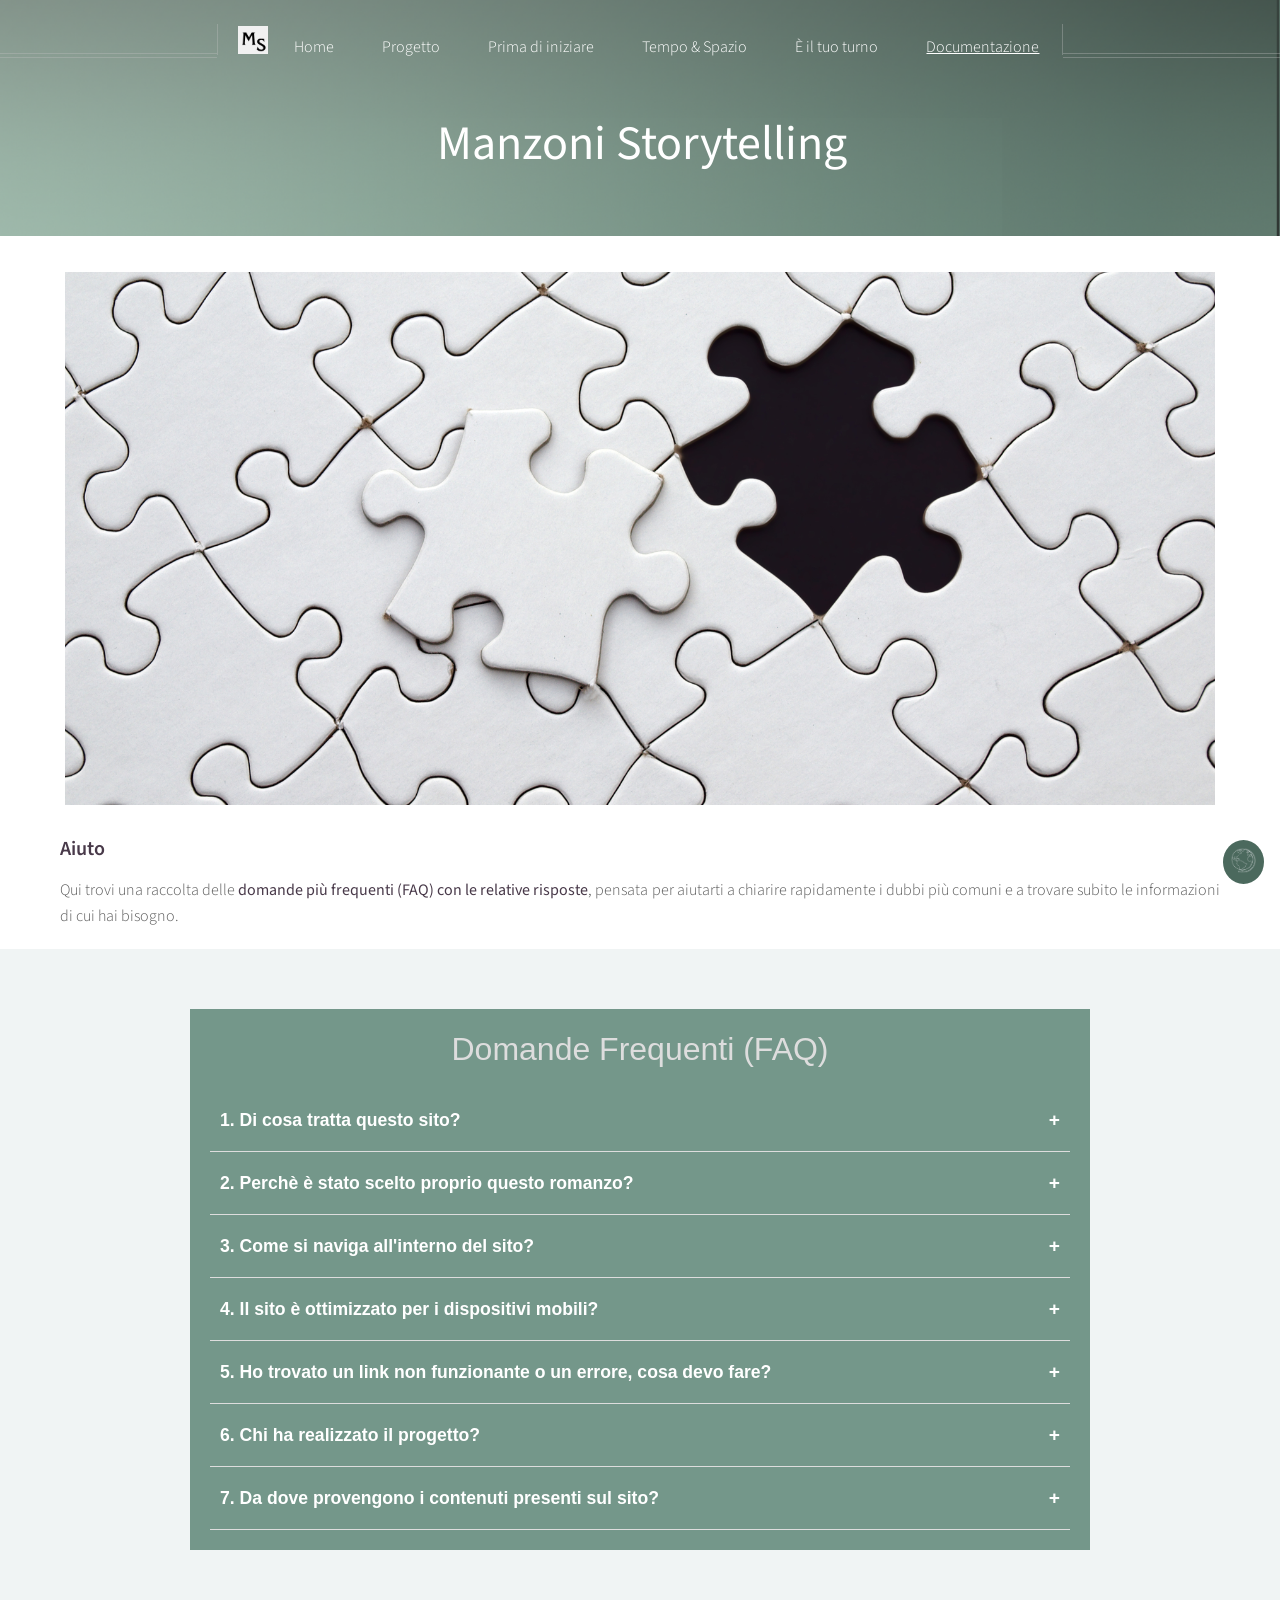
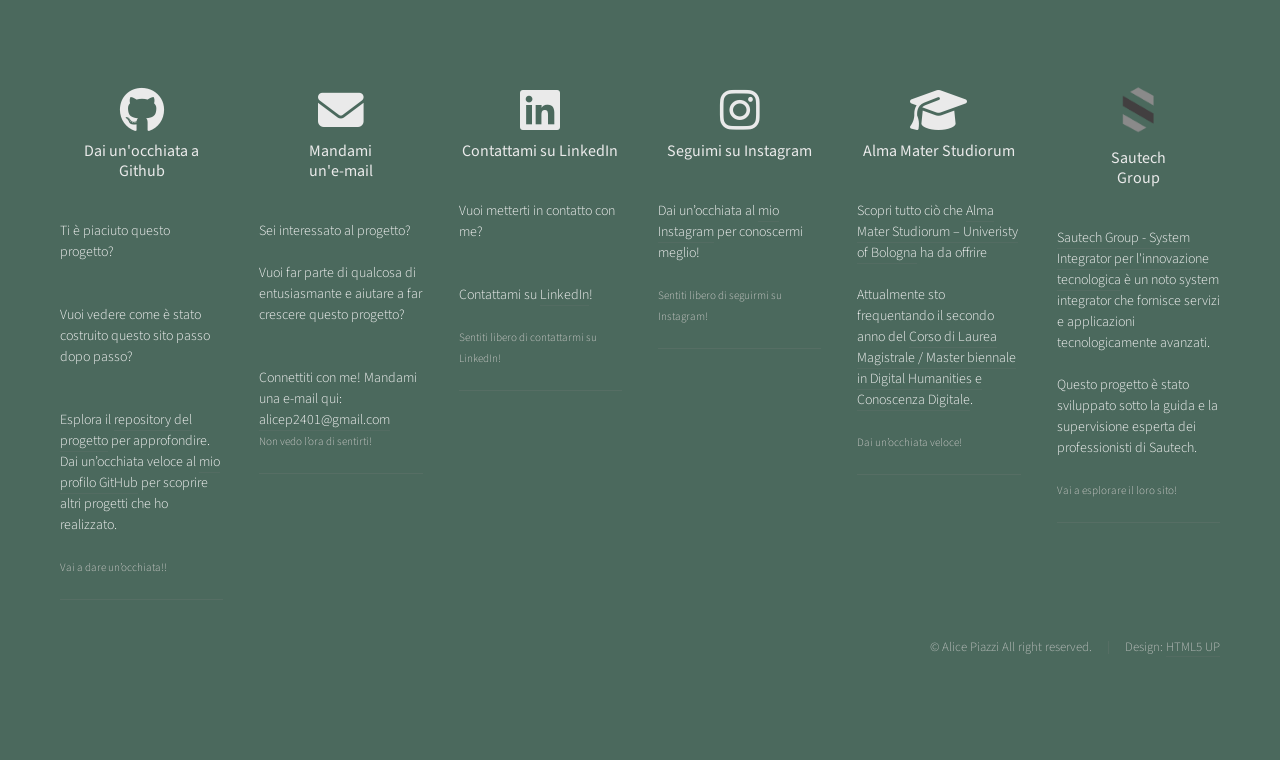
<file: help.html>
<!DOCTYPE HTML>
<!--
	Helios by HTML5 UP
	html5up.net | @ajlkn
	Free for personal and commercial use under the CCA 3.0 license (html5up.net/license)
-->
<html>
	<head>
		<title>Manzoni Storytelling - project</title>
		<meta charset="utf-8" />
		<meta name="viewport" content="width=device-width, initial-scale=1, user-scalable=no" />
		<link rel="stylesheet" href="css/main.css" />
		<link rel="stylesheet" href="css/accordionstylesheet.css">
		<noscript><link rel="stylesheet" href="css/noscript.css" /></noscript>
		<link rel="stylesheet" href="https://cdnjs.cloudflare.com/ajax/libs/font-awesome/6.5.0/css/all.min.css">
		<link rel='stylesheet' href='https://cdn-uicons.flaticon.com/3.0.0/uicons-regular-rounded/css/uicons-regular-rounded.css'>
		<link rel='stylesheet' href='https://cdn-uicons.flaticon.com/3.0.0/uicons-bold-straight/css/uicons-bold-straight.css'>
		<link rel='stylesheet' href='https://cdn-uicons.flaticon.com/3.0.0/uicons-regular-straight/css/uicons-regular-straight.css'>
		<!-- Favicons -->
		<link href="images/MSlogo.png" rel="icon">
		<link href="images/apple-touch-icon.png" rel="apple-touch-icon">
	</head>
	<body class="no-sidebar is-preload">
		<div id="page-wrapper">

			<!-- Header -->
				<div id="header">

					<!-- Inner -->
						<div class="inner">
							<header>
								<h1><a href="index.html" id="logo">Manzoni Storytelling</a></h1>
							</header>
						</div>

					<!-- Nav -->
						<nav id="nav">
							<ul>
								<img src="images/MSlogo.png" alt="mslogo" height="30px" width="30px" class="navbarlogo">
								<li><a href="index.html">Home</a></li>
								<li><a href="project.html">Progetto</a></li>
								<li><a href="">Prima di iniziare</a>
									<ul>
										<li><a href="author.html" class="navdrop">Autore</a></li>
										<li><a href="literarywork.html" class="navdrop">Romanzo</a></li>
										<li><a href="characters.html" class="navdrop">Personaggi</a></li>
										<li><a href="places.html" class="navdrop">Luoghi</a></li>
									</ul>
								</li>
								<li><a href="">Tempo & Spazio</a>
									<ul>
										<li><a href="timeline.html" class="navdrop">Fabula & Intreccio</a></li>
										<li><a href="manz-history.html" class="navdrop">Romanzo e cultura europea contemporanea</a></li>
										<li><a href="map.html" class="navdrop">Mappa</a></li>
									</ul>
								</li>
								<li><a href="">È il tuo turno</a>
									<ul>
										<li><a href="narrseqchallenge.html" class="navdrop">Sfida delle sequenze narrative</a></li>
										<li><a href="boxes.html" class="navdrop">Quanto conosci i presonaggi?</a></li>
										<li><a href="whichchar.html" class="navdrop">Che personaggio sei?</a></li>
									</ul>
								</li>

								<li><a href="" class="nav-active-page">Documentazione</a>
									<ul>
										<li><a href="#" class="navdrop-active">Aiuto</a></li>
										<li><a href="references.html" class="navdrop">Bibliografia</a></li>
									</ul>
								</li>
						
							</ul>
						</nav>
<div class="languagepicker">
                                <img id="popupIcon" src="images/grigiopastello-removebg-preview.png" alt="world" height="25px" style="cursor:pointer;">
                            </div>

					<!-- Popup -->
					<div id="navpopup" class="navpopup">
						<div class="navpopup-content">
							<span id="closenavPopup" class="close">&times;</span>
							<p>
								<strong>Scegli la lingua</strong><br>
								Questo sito web è disponibile in molte lingue oltre all’italiano.
								Scegli qui la lingua che preferisci utilizzare per navigare i contenuti
								e svolgere gli esercizi nel modo più comodo e semplice per te.
							</p>
							<div id="google_translate_element"></div>
						</div>
					</div>	

				</div>
<!-- Main -->
			<div class="wrapper style1">

					<div class="container" id="authorimgtextcontainer">
						<article id="main" class="special">
							<header>
							
						
							</header>
							
							</p>
							<img src="images/ipshelpsized.png" alt="Help" class="responsive-img">
							
							<section>
								<header>
									<h3><a href="#"><strong>Aiuto </strong></a></h3>
								</header>
									<p>Qui trovi una raccolta delle <strong>domande più frequenti (FAQ) con le relative risposte</strong>, pensata per aiutarti a chiarire rapidamente i dubbi più comuni e a trovare subito le informazioni di cui hai bisogno.</p>
							</section>
						</article>
					</div>
			</div>

		<!-- ACCORDION -->	
		<section class="faq-section">
			<h2 class="faq-title">Domande Frequenti (FAQ)</h2>
				<div class="faq-container">
					<div class="faq-item">
						<button class="faq-question">
							1. Di cosa tratta questo sito? <span class="icon">+</span>
						</button>
						<div class="faq-answer">
							<p>Questo progetto si concentra sulla rappresentazione visiva dell’analisi e del confronto tra fabula e intreccio, che costituiscono la struttura del celebre romanzo storico <i>I promessi sposi</i> di Alessandro Manzoni, pubblicato nel 1840.</p>
						</div>
					</div>

					<div class="faq-item">
						<button class="faq-question">
							2. Perchè è stato scelto proprio questo romanzo? <span class="icon">+</span>
						</button>
						<div class="faq-answer">
							<p>Sebbene il romanzo sia conosciuto in tutto il mondo e sia già stato ampiamente studiato, analizzato, digitalizzato e rappresentato sia in forma analogica che digitale da diverse prospettive, il rapporto tra fabula e intreccio rimane ancora uno degli aspetti meno esplorati. <br>
								L’obiettivo del progetto è proprio quello di rappresentare visivamente questo legame attraverso una timeline. Ciò permette di comprendere meglio l’intera vicenda visualizzando i principali avvenimenti: da un lato in ordine cronologico, dall’altro in ordine narrativo.</p>
						</div>
					</div>

					<div class="faq-item">
						<button class="faq-question">
							3. Come si naviga all'interno del sito? <span class="icon">+</span>
						</button>
						<div class="faq-answer">
							<p>Il sito è composto da <strong class="genstron-faqli">sei grandi macrosezioni principali</strong>, alcune delle quali sono anche suddivise in ulteriori specifiche sottosezioni. <br>
								Eccole:
								<ul>
									<strong class="stron-faqli">Sezione Home: </strong><span style="color: #ddd;">la pagina introduttiva dell’intero progetto. Offre una panoramica generale del sito, presentandone il tema principale e le sue caratteristiche essenziali.</span>
									<br>
									<br>
									<strong class="stron-faqli">Sezione Progetto: </strong><span style="color: #ddd;">offre una panoramica generale di tutte le diverse sezioni che compongono il sito. Ti fornisce un breve riepilogo di ciò che puoi trovare in ciascuna pagina e una spiegazione di come è stata realizzata; sia dal punto di vista tecnico sia da quello concettuale e semantico, oltre allo sviluppo effettivo del sito.</span>
									<br>
									<br>
									<strong class="stron-faqli">Sezione Prima di cominciare </strong>
									<ul>
										<li class="faq-li"><strong class="stron-faqli">Pagina Autore</strong>: raccoglie le informazioni biografiche su Alessandro Manzoni, il celebre scrittore italiano autore de <i>I promessi sposi</i>. Accanto al testo principale, una sidebar sul lato sinistro presenta tutte le tappe della sua vita in modo sintetico e accessibile. Questi elementi biografici ti permettono di scoprire la vita di Manzoni fin dall’infanzia e di comprenderne il contesto storico, culturale, politico e geografico; aspetti che hanno influenzato profondamente la stesura del romanzo.</li>
										<li class="faq-li"><strong class="stron-faqli">Pagina Romanzo</strong>: presenta il romanzo a partire dalle varie fasi di scrittura e riscrittura che hanno portato alle sue differenti edizioni, pubblicate nel corso del tempo fino alla versione finale e definitiva del 1840. Include anche un riassunto completo dell’opera, utile per ricordare ogni evento di questa lunga e complessa vicenda.
											Accanto al riassunto, sul lato destro della pagina, è presente una sidebar con alcuni dei principali personaggi del romanzo e luoghi in cui si svolge la storia, entrambi meglio approfonditi nelle due pagine dedicate. <br></li>
										<li class="faq-li"><strong class="stron-faqli">Pagina Personaggi</strong>: elenca i personaggi principali citati nel romanzo, ciascuno accompagnato da una breve descrizione e da una rappresentazione visiva (tutte le illustrazioni sono di Gonin, tratte dall’edizione definitiva del 1840).</li>
										<li class="faq-li"><strong class="stron-faqli">Pagina Luoghi</strong>: presenta i luoghi più importanti in cui si svolgono gli eventi principali della storia, ciascuno accompagnato da una breve descrizione e da una rappresentazione visiva (illustrazioni di Gonin, edizione del 1840).</li>
									</ul>
									<strong class="stron-faqli">Sezione Tempo & Spazio </strong>
									<ul>
										<li class="faq-li"><strong class="stron-faqli">Pagina Fabula & Intreccio</strong>: rappresenta il cuore del progetto. Una timeline orientata verticalmente ti permette di esplorare e analizzare in profondità il legame tra fabula e intreccio. Quando apri la pagina, la timeline mostra inizialmente la suddivisione per capitoli; cliccando su un capitolo, puoi esplorare tutte le sequenze narrative che lo compongono posizionate su entambi i lati della linea del tempo. A sinistra gli eventi sono organizzati in ordine cronologico, mentre a destra seguono l'ordine narrativo. L’analisi è arricchita dalla distinzione tra eventi storicamente documentati ed eventi puramente inventati dall’autore, evidenziati tramite due icone diverse. Ogni evento mostrato sulla timeline è accompagnato da una di queste icone.</li>
										<li class="faq-li"><strong class="stron-faqli">Pagina Romanzo e la cultura europea contemporanea</strong>:offre una panoramica della dimensione privata dell'autore durante gli anni di composizione del romanzo, mettendola a confronto con i principali avvenimenti storici che, nello stesso periodo, interessavano l’Italia e l’Europa.</li>
										<li class="faq-li"><strong class="stron-faqli">Pagina Mappa</strong>: rappresenta visivamente la collocazione geografica degli eventi narrati, mostrando i luoghi in cui si trovano i protagonisti Renzo e Lucia e l’ambientazione dei capitoli (con particolare attenzione ai primi ventitrè).</li>
									</ul>
									<strong class="stron-faqli">Sezione È il tuo turno</strong>
									<ul>
										<li class="faq-li"><strong class="stron-faqli">Sfida delle sequenze narrative</strong>: propone un esercizio drag-and-drop con una duplice finalità: <br>
											Ripassare e fissare i contenuti esplorati attraverso la timeline, verificando in particolare la comprensione dell’ordine narrativo degli eventi. Le frasi, presentate in ordine casuale, devono essere riorganizzate correttamente tramite trascinamento. <br>
											Assegnare la Licenza Manzoniana, un attestato simbolico destinato agli studenti che ottengono un buon punteggio ricostruendo correttamente la sequenza narrativa. La Licenza certifica la loro comprensione del romanzo.</li>
										<li class="faq-li"><strong class="stron-faqli"><q>Quanto conosci i personaggi?</q></strong>: si tratta di un quiz a scelta multipla articolato in otto sezioni, ciascuna composta da cinque domande con una sola risposta corretta. Per completare ogni sezione hai a disposizione soltanto 30 secondi, rendendo l’attività più sfidante e dinamica.</li>
										<li class="faq-li"><strong class="stron-faqli">Che personaggio sei?</strong>: consiste in un esercizio più personale e non direttamente legato all’apprendimento dei contenuti del romanzo. Attraverso una serie di domande a scelta multipla, hai la possibilità in luce la tua personalità e scoprire a quale personaggio de <i>I Promessi sposi</i> assomigli di più.</li>
									</ul>
									<strong class="stron-faqli">Sezione Documentazione</strong>
									<ul>
										<li class="faq-li"><strong class="stron-faqli">Pagina Aiuto</strong>: presenta una sezione di FAQ (Frequently Asked Questions) pensata per facilitare la navigazione nel sito, chiarire dubbi e rispondere alle domande che potrebbero sorgere durante l’esplorazione.</li>
										<li class="faq-li"><strong class="stron-faqli">Pagina Bibliogafia</strong>: raccoglie tutte le fonti consultate per la realizzazione del progetto, sia analogiche (come libri e documenti) sia digitali, incluse piattaforme specializzate e versioni digitali o digitalizzate del romanzo.</li>
									</ul>
								</ul>
							</p>
						</div>
					</div>

					<div class="faq-item">
						<button class="faq-question">
							4. Il sito è ottimizzato per i dispositivi mobili? <span class="icon">+</span>
						</button>
						<div class="faq-answer">
							<p>Certamente, il sito è stato progettato per essere utilizzato su <strong>dispositivi di qualsiasi dimensione</strong>, dal telefono al computer. <br>
							<strong>Manzoni Storytelling</strong> nasce con una finalità didattica e scolastica ed è quindi <strong>consigliata la consultazione da computer</strong>, per garantire una fruizione più completa dei contenuti e una leggibilità chiara e immediata. <br>
							È stato comunque progettato in modo <strong>responsivo</strong>, così da risultare facilmente accessibile anche da tablet e smartphone. In questo modo puoi consultarlo in qualsiasi momento e da qualsiasi luogo, senza la necessità di avere sempre con te il computer.</p>
							<img src="images/FAQipad.png" alt="Ipad" id="FAQipad">
							<img src="images/FAQiphone.png" alt="Iphone" id="FAQiphone">
						</div>
					</div>

					<div class="faq-item">
						<button class="faq-question">
							5. Ho trovato un link non funzionante o un errore, cosa devo fare? <span class="icon">+</span>
						</button>
						<div class="faq-answer">
							<p>Se trovi un link non funzionante o qualsiasi errore sul sito, significa che sei un utente attento, curioso e competente. Aiutaci a migliorare il sito segnalando eventuali problemi o malfunzionamenti.
								Puoi inviare un’email ad <a href="mailto:alicep2401@gmail.com"><strong>alicep2401@gmail.com</strong></a>
								(trovi anche altri contatti nel <a href="#footer"><strong>footer</strong></a>, se necessario), indicando ciò che non funziona o qualsiasi miglioramento che ritieni utile.
								Il tuo contributo è prezioso!</p>
						</div>
					</div>

					<div class="faq-item">
						<button class="faq-question">
							6. Chi ha realizzato il progetto? <span class="icon">+</span>
						</button>
						<div class="faq-answer">

							<p> Il sito è stato creato da <strong>Alice Piazzi</strong>, studentessa del secondo anno del corso di laurea magistrale di <a href="https://corsi.unibo.it/2cycle/DigitalHumanitiesKnowledge"><strong>Digital Humanities and Digital Knowledge</strong></a> a Bologna, in collaborazione con l’azienda <a href="https://www.sautechgroup.com/"><strong>Sautech Group</strong></a> di Salerno, specializzata nello sviluppo di piattaforme e siti web. Il progetto è stato realizzato come parte di un tirocinio in preparazione alla tesi.</p>
						</div>
					</div>


					<div class="faq-item">
						<button class="faq-question">
							7. Da dove provengono i contenuti presenti sul sito?<span class="icon">+</span>
						</button>
						<div class="faq-answer">
							<p>Tutti i contenuti presenti su questo sito provengono da <strong>fonti valide e affidabili</strong>. <br>
								Per quanto riguarda le risorse tecniche relative alla realizzazione del sito, sono stati consultati e utilizzati come riferimento i tutorial di <a href="https://www.w3schools.com/html/html_intro.asp"><strong>W3Schools</strong></a> e la guida dettagliata di <a href="https://www.html.it/guide/guida-html/"><strong>html.it</strong></a>. <br>
								Per la parte concettuale e semantica, i principali riferimenti sono: 
								il testo de <i>I Promessi Sposi</i> di Alessandro Manzoni (edizione del 1840), sia in formato cartaceo che digitale, in particolare la versione presente su <a href="https://projects.dharc.unibo.it/leggomanzoni/vedo"><strong>Leggo Manzoni</strong></a> e l'ottimo sito web <a href="https://projects.dharc.unibo.it/leggomanzoni/vedo">Leggo Manzoni</a>, as well as the website <a href="https://www.alessandromanzoni.org/opere/1">alessandromanzoni.org</a>. <br>
								Inoltre, sono stati inoltre impiegati strumenti e piattaforme già consolidati, come <a href="https://www.canva.com/">Canva</a> per gli aspetti grafici e stilistici, oltre a template di <a href="https://html5up.net/"><strong>html5up.net</strong></a> utilizzati per la parte tecnica, con l’obiettivo di arricchire e rendere il sito più coinvolgente. <br>
								Per informazioni più approfondite, puoi consultare la sezione dedicata alla <a href="references.html"><strong>Bibliografia</strong></a> 
								
						</div>
					</div>

				<!--	<div class="faq-item">
						<button class="faq-question">
							8. How does the TIMELINE page work?<span class="icon">+</span>
						</button>
						<div class="faq-answer">
							<p> </p>
						</div>
					</div>
					<div class="faq-item">
						<button class="faq-question">
							9. How does the MAP page work?<span class="icon">+</span>
						</button>
						<div class="faq-answer">
							<p> </p>
						</div>
					</div> -->
				</div>
		</section>
	
		<!-- Footer -->
				<div id="footer">
					<div class="container">
						<div class="row">
								

							<!-- Posts -->
								<section class="col-2 col-12-mobile">
									<header>
										<h2>
											<span class="circled">
												<a href="https://github.com/alicepiazzi" target="_blank"><i class="fa-brands fa-github fa-beat-fade"></i></a>
											</span> <br>
											<h6>Dai un'occhiata a Github</h6>
										</h2>
									</header>
									<br>
									<ul class="divided">
										<li>
											<article class="tweet">
												Ti è piaciuto questo progetto? <br>
												<br>
												<br>
												Vuoi vedere come è stato costruito questo sito passo dopo passo?<br>
												<br>
												<br>
												Esplora il <a href="https://github.com/manzoni-storytelling/Manzoni_Storytelling" target="_blank">repository del progetto</a> per approfondire. <br> 
												Dai un’occhiata veloce al <a href="https://github.com/alicepiazzi" target="_blank">mio profilo GitHub</a> per scoprire altri progetti che ho realizzato.
												<br>
												<br>
												<span class="timestamp">Vai a dare un’occhiata!!</span> 
											</article>
										</li>
										
										<li></li>
									</ul>
								</section>


									<!-- Tweets -->
								<section class="col-2 col-12-mobile">
									<header>
										<h2>
											<span class="circled">
												<a href="mailto:alicep2401@gmail.com"><i class="fa-solid fa-envelope fa-shake"></i></a>
											</span> <br>
											<h6>Mandami <br> 
												un'e-mail</h6>
										</h2>
									</header>
									<br>
									<ul class="divided">
										<li>
											<article class="tweet">
												Sei interessato al progetto? 
												<br>
												<br>
												Vuoi far parte di qualcosa di entusiasmante e aiutare a far crescere questo progetto? <br>
												<br>
												<br>
												Connettiti con me! Mandami una e-mail qui: <a href="mailto:alicep2401@gmail.com">alicep2401@gmail.com</a>
												<br>
												<span class="timestamp">Non vedo l’ora di sentirti!</span> 
											</article>
										</li>
										<li></li>
									</ul>
								</section>

								<!-- Tweets -->
								<section class="col-2 col-12-mobile">
									<header>
										<h2>
											<span class="circled">
												<a href="https://www.linkedin.com/in/alice-piazzi-4a6687259/" target="_blank"><i class="fa-brands fa-linkedin fa-bounce"></i></a>
											</span> <br>
											<h6>Contattami su LinkedIn</h6>
										</h2>
									</header>
									<br>
									<ul class="divided">
										<li>
											<article class="tweet">
												Vuoi metterti in contatto con me?<br>
												<br>
												<br>
												Contattami su <a href="https://www.linkedin.com/in/alice-piazzi-4a6687259/" target="_blank">LinkedIn</a>!
												<br>
												<br>
												<span class="timestamp">Sentiti libero di contattarmi su LinkedIn!</span> 
											</article>
										</li>
										<li></li>
									</ul>
								</section>
								
<!-- Photos -->
								<section class="col-2 col-12-mobile">
									<header>
										<h2>
											<span class="circled">
												<a href="https://www.instagram.com/alice.piazzii/" target="_blank"><i class="fa-brands fa-instagram fa-bounce"></i></a>
											</span> <br>
											<h6>Seguimi su Instagram</h6>
										</h2>
									</header>
									<br>
									<ul class="divided">
										<li>
											<article class="tweet">
												Dai un’occhiata al <a href="https://www.instagram.com/alice.piazzii/">mio Instagram</a> per conoscermi meglio!
												<br>
												<br>
												<span class="timestamp">Sentiti libero di seguirmi su Instagram!</span> 
											</article>
										</li>
										<li></li>
									</ul>

								</section>


								<section class="col-2 col-12-mobile">
									<header>
										<h2>
											<span class="circled">
												<a href="https://corsi.unibo.it/2cycle/DigitalHumanitiesKnowledge"><i class="fa-solid fa-graduation-cap fa-shake"></i></a>
											</span> <br>
											<h6>Alma Mater Studiorum</h6>
										</h2>
									</header>
									<br>
									<ul class="divided">
										<li>
											<article class="tweet">
												Scopri tutto ciò che <a href="https://www.unibo.it/it">Alma Mater Studiorum – Univeristy of Bologna</a> ha da offrire
												<br>
												<br>
												Attualmente sto frequentando il secondo anno del <a href="https://corsi.unibo.it/2cycle/DigitalHumanitiesKnowledge">Corso di Laurea Magistrale / Master biennale in Digital Humanities e Conoscenza Digitale</a>.
												<br>
												<br>
												<span class="timestamp">Dai un’occhiata veloce!</span> 
											</article>
										</li>
										<li></li>
									</ul>
								</section>


								<section class="col-2 col-12-mobile">
									<header>
										<h2>
											<span class="circled">
												<a href="https://www.sautechgroup.com/"><i class="fa-beat-fade"><img src="images/Logo-Sautech.png" alt="" height="50px" ></i></a>
											</span>
											<h6>Sautech <br>
												Group</h6>
										</h2>
									</header>
									<br>
									<ul class="divided">
										<li>
											<article class="tweet">
												<a href="https://www.sautechgroup.com/">Sautech Group - System Integrator per l'innovazione tecnologica</a> è un noto system integrator che fornisce servizi e applicazioni tecnologicamente avanzati. 
												<br>
												<br>
												Questo progetto è stato sviluppato sotto la guida e la supervisione esperta dei professionisti di Sautech.
												<br>
												<br>
												<span class="timestamp">Vai a esplorare il loro sito!</span> 
											</article>
										</li>
										<li></li>
									</ul>
								</section>

		
								
						</div>
						<br>
						<br>
					
						<hr />
<br>
								<!-- Copyright -->
									<div class="copyright">
										<ul class="menu">
											<li>&copy; Alice Piazzi All right reserved.</li><li>Design: <a href="http://html5up.net">HTML5 UP</a></li>
										</ul>
									</div>

							</div>

						</div>
					</div>
				</div>
		</div>
		<!-- Scripts -->
			<script src="js/jquery.min.js"></script>
			<script src="js/jquery.dropotron.min.js"></script>
			<script src="js/jquery.scrolly.min.js"></script>
			<script src="js/jquery.scrollex.min.js"></script>
			<script src="js/browser.min.js"></script>
			<script src="js/breakpoints.min.js"></script>
			<script src="js/util.js"></script>
			<script src="js/main.js"></script>
			<script src="https://cdn.jsdelivr.net/npm/@popperjs/core@2.11.8/dist/umd/popper.min.js"></script>
			<script src="https://cdn.jsdelivr.net/npm/bootstrap@5.3.3/dist/js/bootstrap.min.js"></script>
	</body>
</html>



<script type="text/javascript">
function googleTranslateElementInit() {
  new google.translate.TranslateElement({
    pageLanguage: 'it', // lingua originale
    includedLanguages: 'en,fr,es,de,zh-CN,ja,ru,pt,ar', // lingue disponibili, con l'inglese per prima
    layout: google.translate.TranslateElement.InlineLayout.SIMPLE
  }, 'google_translate_element');
}
</script>
<script type="text/javascript" src="//translate.google.com/translate_a/element.js?cb=googleTranslateElementInit">
</script>
<script>


document.getElementById("languagepicker").addEventListener("click", function(e){
    e.preventDefault();
    e.stopPropagation();
    document.getElementById("navpopup").classList.add("show");
});
</script>
</file>
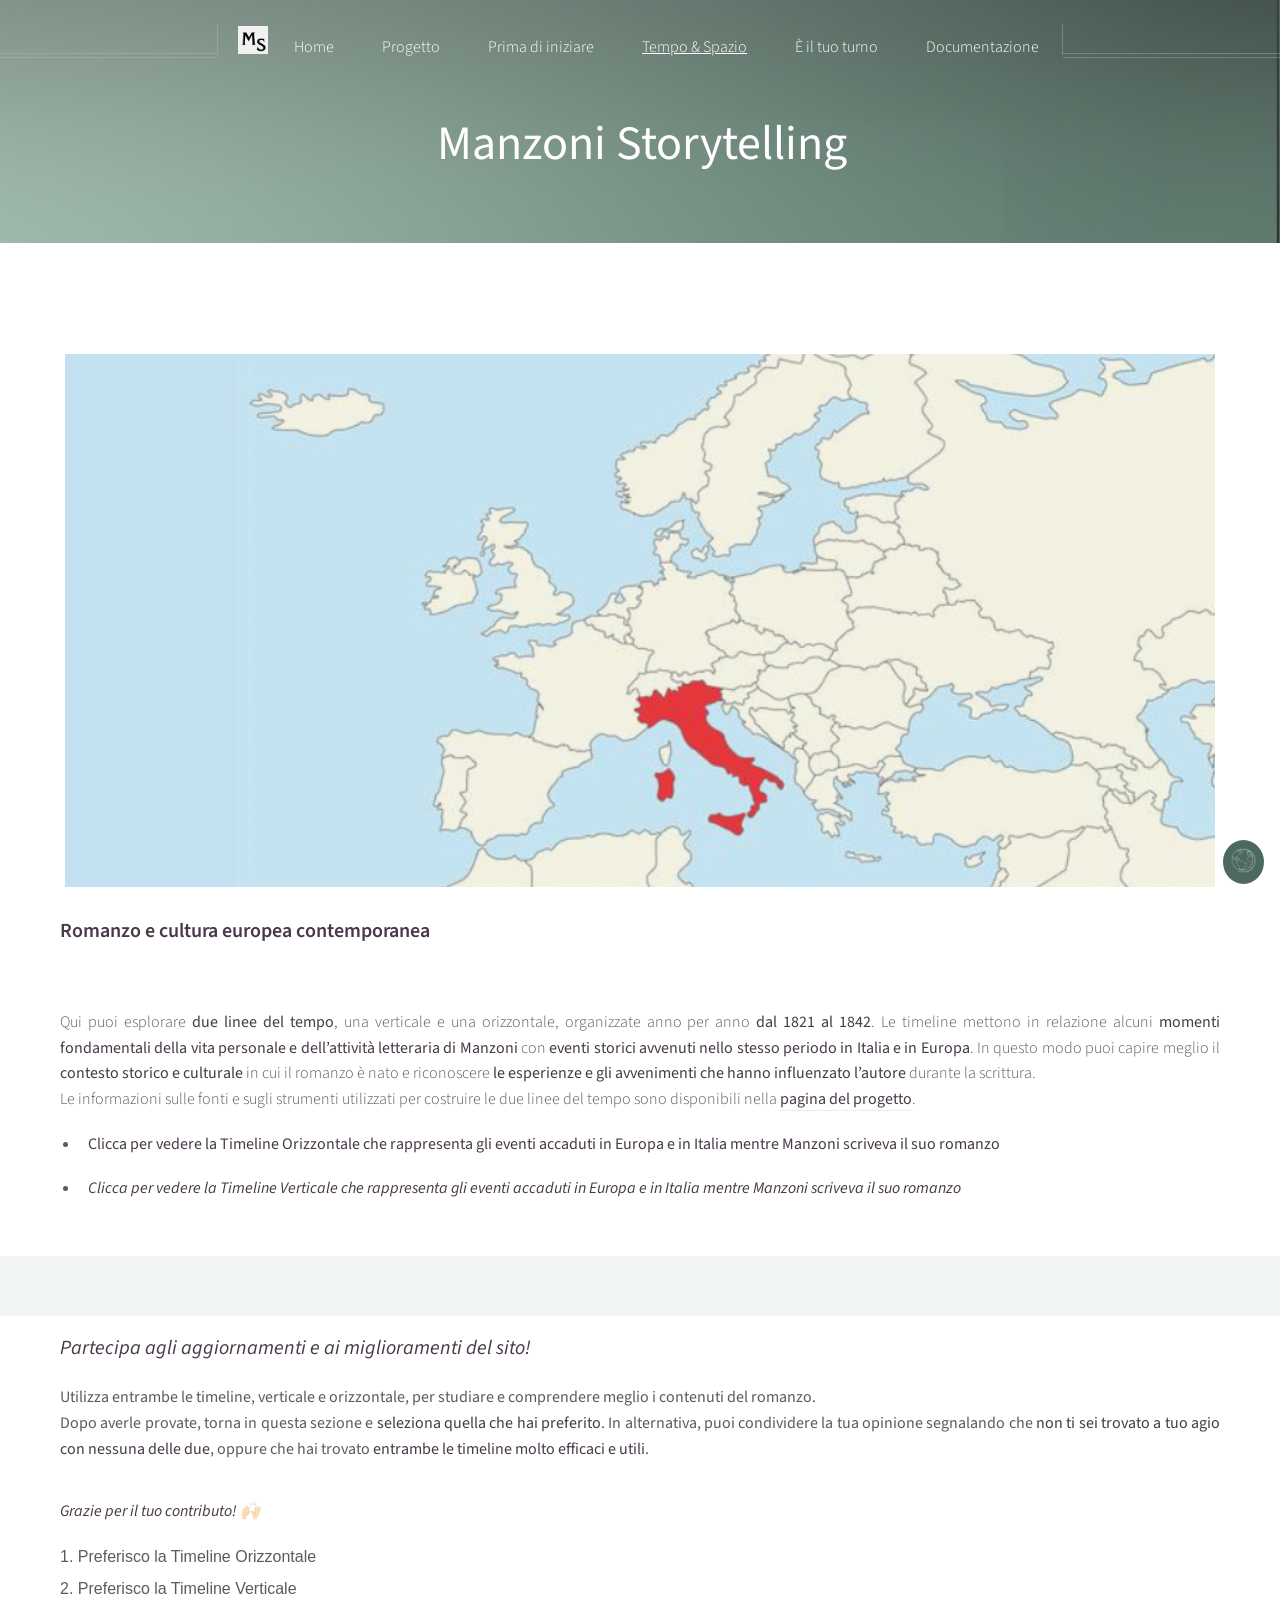
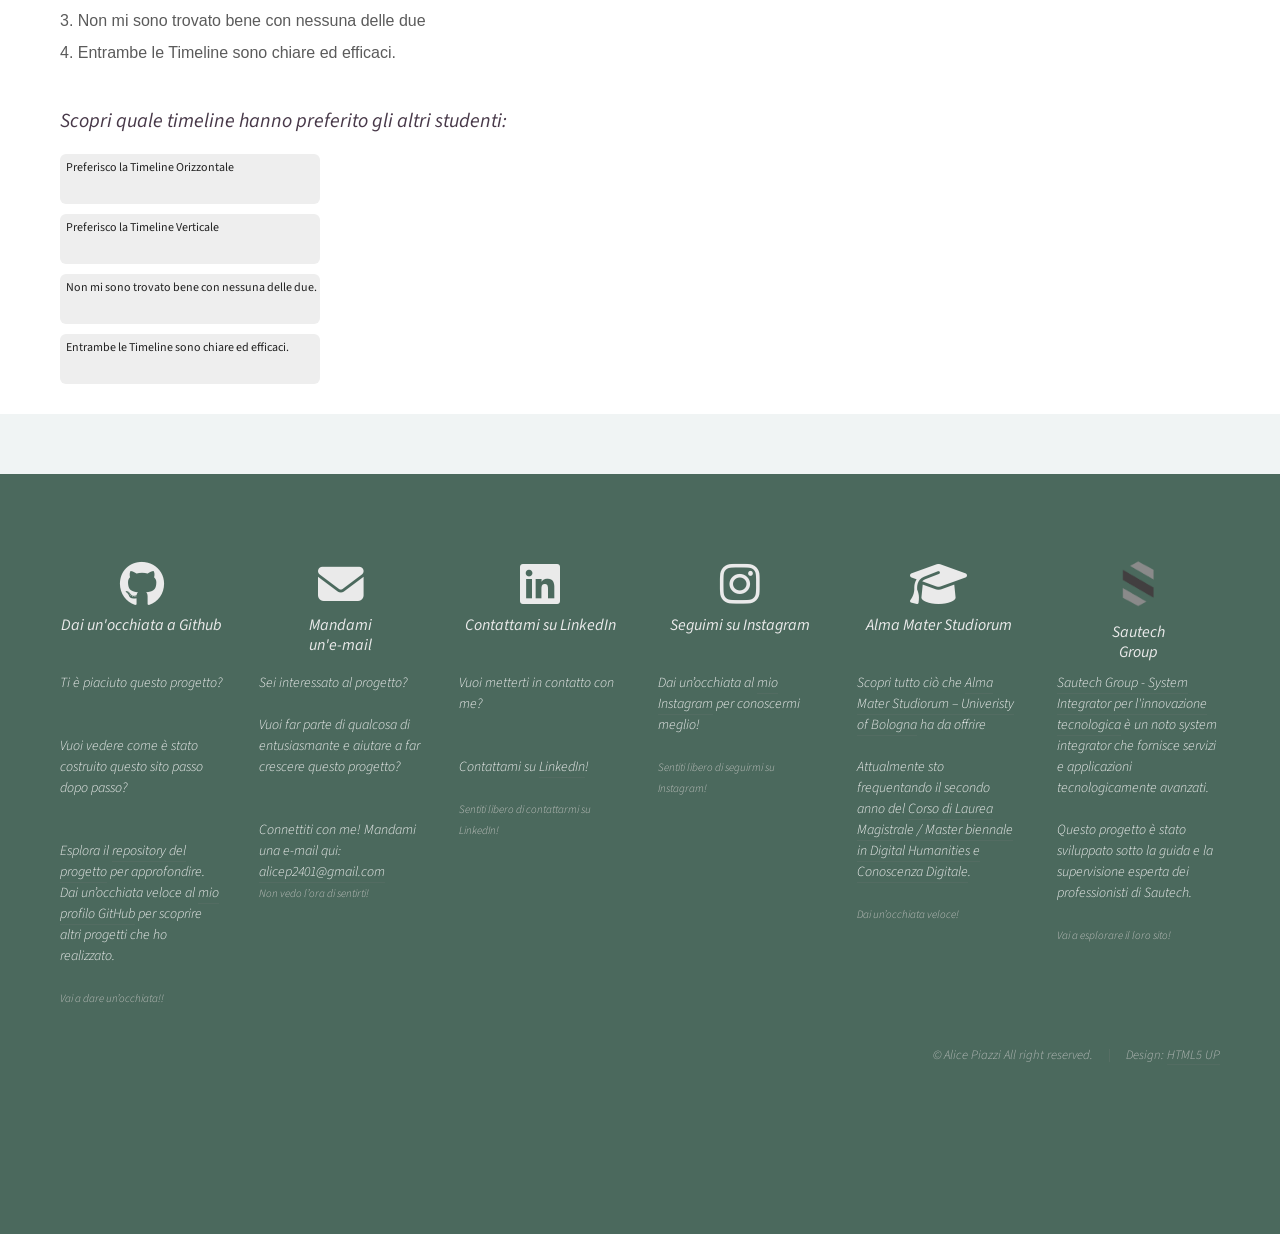
<file: manz-history.html>
<!DOCTYPE HTML>
<!--
	Helios by HTML5 UP
	html5up.net | @ajlkn
	Free for personal and commercial use under the CCA 3.0 license (html5up.net/license)
-->
<html>
	<head>
		<title>Manzoni Storytelling - project</title>
		<meta charset="utf-8" />
		<meta name="viewport" content="width=device-width, initial-scale=1, user-scalable=no" />
        <meta http-equiv="X-UA-Compatible" content="IE=edge,chrome=1">
        <meta name="author" content="Made with ❤ by Jorge Epuñan - @csslab">
		<link rel="stylesheet" href="css/main.css" />
        <link rel="stylesheet" href="css/manz-historystylesheet.css" />
        <link rel="stylesheet" href="css/timelinestylesheet.css" />
		<noscript><link rel="stylesheet" href="css/noscript.css" /></noscript>
		<link rel="stylesheet" href="https://cdnjs.cloudflare.com/ajax/libs/font-awesome/6.5.0/css/all.min.css">
		<link rel='stylesheet' href='https://cdn-uicons.flaticon.com/3.0.0/uicons-regular-rounded/css/uicons-regular-rounded.css'>
		<link rel='stylesheet' href='https://cdn-uicons.flaticon.com/3.0.0/uicons-bold-straight/css/uicons-bold-straight.css'>
		<link rel='stylesheet' href='https://cdn-uicons.flaticon.com/3.0.0/uicons-regular-straight/css/uicons-regular-straight.css'>
		
		<!-- Favicons -->
		<link href="images/MSlogo.png" rel="icon">
		<link href="images/apple-touch-icon.png" rel="apple-touch-icon">


  <script src="https://ajax.googleapis.com/ajax/libs/jquery/1.7.2/jquery.min.js"></script>


 
	</head>
	<body class="no-sidebar is-preload">
		<div id="page-wrapper">

			<!-- Header -->
				<div id="header">

					<!-- Inner -->
						<div class="inner">
							<header>
								<h1><a href="index.html" id="logo">Manzoni Storytelling</a></h1>
							</header>
						</div>

					<!-- Nav -->
						<nav id="nav">
							<ul>
								<img src="images/MSlogo.png" alt="mslogo" height="30px" width="30px" class="navbarlogo">
								<li><a href="index.html">Home</a></li>
								<li><a href="project.html">Progetto</a></li>
								<li><a href="">Prima di iniziare</a>
									<ul>
										<li><a href="author.html" class="navdrop">Autore</a></li>
										<li><a href="literarywork.html" class="navdrop">Romanzo</a></li>
										<li><a href="characters.html" class="navdrop">Personaggi</a></li>
										<li><a href="places.html" class="navdrop">Luoghi</a></li>
									</ul>
								</li>
								<li><a href=""class="nav-active-page">Tempo & Spazio</a>
									<ul>
										<li><a href="timeline.html" class="navdrop">Fabula & Intreccio</a></li>
										<li><a href="#" class="navdrop-active">Romanzo e cultura europea contemporanea</a></li>
										<li><a href="map.html" class="navdrop">Mappa</a></li>
									</ul>
								</li>
								<li><a href="">È il tuo turno</a>
									<ul>
										<li><a href="narrseqchallenge.html" class="navdrop">Sfida delle sequenze narrative</a></li>
										<li><a href="boxes.html" class="navdrop">Quanto conosci i presonaggi?</a></li>
										<li><a href="whichchar.html" class="navdrop">Che personaggio sei?</a></li>
									</ul>
								</li>

								<li><a href="">Documentazione</a>
									<ul>
										<li><a href="help.html" class="navdrop">Aiuto</a></li>
										<li><a href="references.html" class="navdrop">Bibliografia</a></li>
									</ul>
								</li>
						
							</ul>
						</nav>
<div class="languagepicker">
                                <img id="popupIcon" src="images/grigiopastello-removebg-preview.png" alt="world" height="25px" style="cursor:pointer;">
                            </div>

					<!-- Popup -->
					<div id="navpopup" class="navpopup">
						<div class="navpopup-content">
							<span id="closenavPopup" class="close">&times;</span>
							<p>
								<strong>Scegli la lingua</strong><br>
								Questo sito web è disponibile in molte lingue oltre all’italiano.
								Scegli qui la lingua che preferisci utilizzare per navigare i contenuti
								e svolgere gli esercizi nel modo più comodo e semplice per te.
							</p>
							<div id="google_translate_element"></div>
						</div>
					</div>	

				</div>

			<!-- Main -->
			<div class="wrapper style1">

					<div class="container" id="authorimgtextcontainer">
						<article id="main" class="special">
							<header>
							
						
							</header>
							
							</p>
							<img src="images/ipscecsized.png" alt="I promessi sposi and Cultura europea contemporanea" class="responsive-img">
							
							<section>
								<header>
									<h3><a href="#"><strong>Romanzo e cultura europea contemporanea</strong></a></h3>
								</header>
                                <p>Qui puoi esplorare <strong>due linee del tempo</strong>, una verticale e una orizzontale, organizzate anno per anno <strong>dal 1821 al 1842</strong>. Le timeline mettono in relazione alcuni <strong>momenti fondamentali della vita personale e dell’attività letteraria di Manzoni</strong> con <strong>eventi storici avvenuti nello stesso periodo in Italia e in Europa</strong>. In questo modo puoi capire meglio il <strong>contesto storico e culturale</strong> in cui il romanzo è nato e riconoscere <strong>le esperienze e gli avvenimenti che hanno influenzato l’autore</strong> durante la scrittura. <br>
                                 Le informazioni sulle fonti e sugli strumenti utilizzati per costruire le due linee del tempo sono disponibili nella <strong><a href="project.html">pagina del progetto</a></strong>.
                                    <br>
                            </section>
                        </article>
<ul>
  <li>
    <span class="open-csnm-btn"><strong>Clicca per vedere la Timeline Orizzontale che rappresenta gli eventi accaduti in Europa e in Italia mentre Manzoni scriveva il suo romanzo</strong></span>
                <div class="csnm-section" style="display:none;">
                <p style="color: black !important; font-weight: lighter;"> 
                   Puoi esplorare gli anni cliccando sulle <strong>icone circolari alle estremità</strong> oppure selezionando direttamente <strong>l’anno che desideri approfondire</strong>.</p>


                <section class="cd-horizontal-timeline">
                <div class="timeline">
                    <div class="events-wrapper">
                        <div class="events">
                            <ul class="no-dots">
                                <li><a href="#0" data-date="01/01/1821" class="selected">1821</a></li>
                                <li><a href="#0" data-date="01/01/1822">1822</a></li>
                                <li><a href="#0" data-date="01/01/1823">1823</a></li>
                                <li><a href="#0" data-date="01/01/1824">1824</a></li>
                                <li><a href="#0" data-date="01/01/1825">1825</a></li>
                                <li><a href="#0" data-date="01/01/1826">1826</a></li>
                                <li><a href="#0" data-date="01/01/1827">1827</a></li>
                                <li><a href="#0" data-date="01/01/1828">1828</a></li>
                                <li><a href="#0" data-date="01/01/1829">1829</a></li>
                                <li><a href="#0" data-date="01/01/1830">1830</a></li>                   
                                <li><a href="#0" data-date="01/01/1831">1831</a></li>
                                <li><a href="#0" data-date="01/01/1832">1832</a></li>
                                <li><a href="#0" data-date="01/01/1833">1833</a></li>
                                <li><a href="#0" data-date="01/01/1834">1834</a></li>
                                <li><a href="#0" data-date="01/01/1835">1835</a></li>
                                <li><a href="#0" data-date="01/01/1836">1836</a></li>
                                <li><a href="#0" data-date="01/01/1837">1837</a></li>
                                <li><a href="#0" data-date="01/01/1838">1838</a></li>
                                <li><a href="#0" data-date="01/01/1839">1839</a></li>
                                <li><a href="#0" data-date="01/01/1840">1840</a></li>
                                <li><a href="#0" data-date="01/01/1841">1841</a></li>
                                <li><a href="#0" data-date="01/01/1842">1842</a></li>

                            </ul>   
                            <span class="filling-line" aria-hidden="true"></span>
                        </div> <!-- .events -->
                    </div> <!-- .events-wrapper -->
                        
                    <section class="cd-timeline-navigation">
                        <a class="prev inactive">Prev</a>
                        <a class="next">Next</a>
                        
                    </section> <!-- .cd-timeline-navigation -->
                </div> <!-- .timeline -->

                <div class="events-content">
            <ul class="no-dots">
            <li class="selected" data-date="01/01/1821">
                <h1><strong>1821</strong></h1>
                <br>
                <div class="accordion-content">
                    <div class="section">
                        <h6><i class="fa-solid fa-earth-europe"></i> In Europa <span class="toggle-btn">[+]</span></h6>
                        <div class="toggle-content" style="font-weight: lighter;">
                            <p>Scott pubblica <i>Kenilworth</i>, ambientato nell’Inghilterra elisabettiana, che, insieme a <i>Ivanhoe</i>, <i>Il monastero</i> e <i>L'Abate</i> (del 1820), inaugura la moda dei romanzi storici. Hegel pubblica i <i>Lineamenti di filosofia del diritto</i>. Shelley pubblica il saggio <i>Difesa della poesia</i>. Keats muore a Roma all’età di ventisei anni.</p>
                        </div>
                    </div>

                    <div class="section">
                        <h6><i class="fa-solid fa-flag"></i> In Italia <span class="toggle-btn">[+]</span></h6>
                        <div class="toggle-content" style="font-weight: lighter;">
                            <p>Il 5 gennaio muore Carlo Porta a Milano. Confalonieri e Pellico vengono arrestati e il gruppo del “Conciliatore” si disperde. In autunno, Leopardi compone <i>Nelle nozze della sorella Paolina</i> (che non si sposerà) e <i>A un vincitore nel pallone</i>. Vieusseux fonda la rivista Antologia. A dicembre vengono pubblicate le Poesie di Porta; Leopardi scrive <i>Bruto minore</i>, <i>Il sogno</i> e <i>La vita solitaria</i>.</p>
                        </div>
                    </div>

                    <div class="section">
                        <h6><i class="fa-solid fa-book-open"></i> Manzoni e la stesura del romanzo: <span class="toggle-btn">[+]</span></h6>
                        <div class="toggle-content" style="font-weight: lighter;">
                            <p>Tra gennaio e febbraio, Manzoni scrive <i>Adelchi</i> (pubblicato nel 1822). A marzo compone Marzo 1821 e, dal 17 luglio, <i>Il cinque maggio</i>, in occasione della morte di Napoleone. Il 24 aprile inizia <i>Fermo e Lucia</i>: scrive i primi due capitoli e l’Introduzione, completata il 1º giugno. Da giugno a dicembre porta a termine <i>Adelchi, Notizie storiche</i> e <i>il Discorso</i>. Il 12 agosto nasce sua figlia Clara.</p>
                        </div>
                    </div>
                </div>
            </li>

            <li data-date="01/01/1822">
                <h1><strong>1822</strong></h1>
                <br>
                <div class="accordion-content">
                    <div class="section">
                        <h6><i class="fa-solid fa-earth-europe"></i> In Europa <span class="toggle-btn">[+]</span></h6>
                        <div class="toggle-content" style="font-weight: lighter;">
                            <p>Scott pubblica <i>Le avventure di Nigel</i>, ambientato nell’Inghilterra di Giacomo I. Goethe traduce <i>Il cinque maggio</i>. Stendhal pubblica il saggio <i>Sull’amore</i>. Wordsworth pubblica i <i>Sonetti ecclesiastici</i>. Shelley muore al largo di Livorno durante una tempesta.</p>
                        </div>
                    </div>

                    <div class="section">
                        <h6><i class="fa-solid fa-flag"></i> In Italia <span class="toggle-btn">[+]</span></h6>
                        <div class="toggle-content" style="font-weight: lighter;">
                            <p>A gennaio, Leopardi compone la canzone <i>Alla primavera, o delle favole antiche</i>. A maggio scrive <i>l’Ultimo canto di Saffo</i>, e a luglio <i>l’Inno ai Patriarchi, o de’ principii del genere umano</i>.</p>
                        </div>
                    </div>

                    <div class="section">
                        <h6><i class="fa-solid fa-book-open"></i> Manzoni e la stesura del romanzo: <span class="toggle-btn">[+]</span></h6>
                        <div class="toggle-content" style="font-weight: lighter;">
                            <p>Manzoni scrive per <i>Adelchi</i> il coro del III atto: “Dagli atri muscosi, dai fòri cadenti”. Da marzo riprende il lavoro su <i>Fermo e Lucia</i> (in quattro volumi) e legge <i>l’Antiquario, le Fiancée, l’Abate, il Monastero, l’Astrologo, Waverly</i>. Dal 26 settembre al 2 ottobre prepara la versione definitiva di <i>Pentecoste</i>. In autunno pubblica <i>Adelchi</i>, insieme al <i>Discorso sopra alcuni punti della storia longobardica in Italia</i>. Il 17 settembre nasce sua figlia Vittoria. A dicembre viene pubblicato <i>Pentecoste</i>. Alla fine di dicembre chiede a Cattaneo, bibliotecario di Brera, <i>Il Pirata</i>.</p>
                        </div>
                    </div>
                </div>
            </li>

            <li data-date="01/01/1823">
                <h1><strong>1823</strong></h1>
                <br>
                <div class="accordion-content">
                    <div class="section">
                        <h6><i class="fa-solid fa-earth-europe"></i> In Europa <span class="toggle-btn">[+]</span></h6>
                        <div class="toggle-content" style="font-weight: lighter;">
                            <p>Scott pubblica <i>Quentin Durward</i>, ambientato nella Francia di Luigi XI. Prima esecuzione della Nona Sinfonia di Beethoven.</p>
                        </div>
                    </div>

                    <div class="section">
                        <h6><i class="fa-solid fa-flag"></i> In Italia <span class="toggle-btn">[+]</span></h6>
                        <div class="toggle-content" style="font-weight: lighter;">
                            <p>l 3 maggio Leopardi ritorna da Roma a Recanati, e a settembre compone <i>Alla sua donna</i>.</p>
                        </div>
                    </div>

                    <div class="section">
                        <h6><i class="fa-solid fa-book-open"></i> Manzoni e la stesura del romanzo: <span class="toggle-btn">[+]</span></h6>
                        <div class="toggle-content" style="font-weight: lighter;">
                            <p>Il 1º agosto muore Clara. Il 17 settembre Manzoni completa la prima stesura di <i>Fermo e Lucia</i>, pubblicata postuma solo nel 1915. Il 22 settembre scrive una lettera al marchese Cesare Taparelli d’Azeglio sul Romanticismo (pubblicata nel 1846). A novembre Claude Fauriel, amico di Manzoni, arriva a Milano come suo ospite; a Parigi aveva pubblicato la <i>Lettera a Monsieur Chauvet</i> insieme alla traduzione francese delle tragedie.</p>
                        </div>
                    </div>
                </div>
            </li>

            <li data-date="01/01/1824">
                <h1><strong>1824</strong></h1>
                <br>
                <div class="accordion-content">
                    <div class="section">
                        <h6><i class="fa-solid fa-earth-europe"></i> In Europa <span class="toggle-btn">[+]</span></h6>
                        <div class="toggle-content" style="font-weight: lighter;">
                            <p>Scott pubblica <i>Redgauntlet</i>, ambientato in Scozia, e <i>Il pozzo di san Ronan</i>. Saint-Simon pubblica <i>Catechismo degli industriali</i>. Dopo essere stato in Grecia a sostenere la lotta per l’indipendenza, Byron muore senza riuscire a completare <i>Il Don Giovanni</i>, iniziato nel 1819.</p>
                        </div>
                    </div>

                    <div class="section">
                        <h6><i class="fa-solid fa-flag"></i> In Italia <span class="toggle-btn">[+]</span></h6>
                        <div class="toggle-content" style="font-weight: lighter;">
                            <p><i><i>Le Romanze del Berchet</i> vengono pubblicate a Londra. Leopardi compone gran parte delle <i>Operette morali</i> (pubblicate nel 1827) e pubblica <i>Le Canzoni</i> a Bologna. Tommaseo, stabilitosi a Milano, fa visita a Manzoni. Monti pubblica l’ultimo volume di <i>Proposta di alcune correzioni ed aggiunte al Vocabolario della Crusca</i>.</p>
                        </div>
                    </div>

                    <div class="section">
                        <h6><i class="fa-solid fa-book-open"></i> Manzoni e la stesura del romanzo: <span class="toggle-btn">[+]</span></h6>
                        <div class="toggle-content" style="font-weight: lighter;">
                            <p>Tra gennaio e marzo, Manzoni lavora a un libro sulla lingua italiana, oggi quasi completamente perduto. A marzo inizia a correggere il romanzo, che assume il nuovo titolo <i>Gli Sposi Promessi</i>. Il 30 giugno termina la correzione del primo volume, approvata dai censori il 3 luglio.</p>
                        </div>
                    </div>
                </div>
            </li>

            <li data-date="01/01/1825">
                <h1><strong>1825</strong></h1>
                <br>
                <div class="accordion-content">
                    <div class="section">
                        <h6><i class="fa-solid fa-earth-europe"></i> In Europa <span class="toggle-btn">[+]</span></h6>
                        <div class="toggle-content" style="font-weight: lighter;">
                            <p>Scott pubblica <i>Il talismano</i>, ambientato in Terra Santa ai tempi di Riccardo Cuor di Leone.</p>
                        </div>
                    </div>

                    <div class="section">
                        <h6><i class="fa-solid fa-flag"></i> In Italia <span class="toggle-btn">[+]</span></h6>
                        <div class="toggle-content" style="font-weight: lighter;">
                            <p>Leopardi scrive il <i>Discorso sopra lo stato presente dei costumi degl’italiani</i>.</p>
                        </div>
                    </div>

                    <div class="section">
                        <h6><i class="fa-solid fa-book-open"></i> Manzoni e la stesura del romanzo: <span class="toggle-btn">[+]</span></h6>
                        <div class="toggle-content" style="font-weight: lighter;">
                            <p>All’inizio dell’anno viene pubblicato il primo volume del romanzo (capitoli I–XI) con il titolo: <i>I promessi sposi, Storia milanese scoperta e rifatta da Alessandro Manzoni</i>. Il 15 maggio Manzoni consegna per la censura il secondo volume (capitoli XII–XXIV). Da giugno a ottobre segue la stampa del secondo volume, che viene pubblicato in ottobre.</p>
                        </div>
                    </div>
                </div>
            </li>

            <li data-date="01/01/1826">
                <h1><strong>1826</strong></h1>
                <br>
                <div class="accordion-content">
                    <div class="section">
                        <h6><i class="fa-solid fa-earth-europe"></i> In Europa <span class="toggle-btn">[+]</span></h6>
                        <div class="toggle-content" style="font-weight: lighter;">
                            <p>Scott è coinvolto nel fallimento del suo editore, di cui era diventato socio.</p>
                        </div>
                    </div>

                    <div class="section">
                        <h6><i class="fa-solid fa-flag"></i> In Italia <span class="toggle-btn">[+]</span></h6>
                        <div class="toggle-content" style="font-weight: lighter;">
                            <p>Tommaso Grossi pubblica <i>I lombardi alla prima crociata</i>. Vengono pubblicati i Versi di Leopardi (che comprendono gli “Idilli”); il 28 marzo il poeta legge <i>Al conte Carlo Pepoli</i> a Bologna, e a giugno pubblica il commento a Petrarca. A novembre ritorna a Recanati.</p>
                        </div>
                    </div>

                    <div class="section">
                        <h6><i class="fa-solid fa-book-open"></i> Manzoni e la stesura del romanzo: <span class="toggle-btn">[+]</span></h6>
                        <div class="toggle-content" style="font-weight: lighter;">
                            <p>Manzoni ha i primi contatti con Rosmini. Il 18 marzo nasce suo figlio Filippo. Tra luglio e agosto anche la censura approva il terzo volume del romanzo (capitoli XXV–XXXVIII).</p>
                        </div>
                    </div>
                </div>
            </li>

            <li data-date="01/01/1827">
                <h1><strong>1827</strong></h1>
                <br>
                <div class="accordion-content">
                    <div class="section">
                        <h6><i class="fa-solid fa-earth-europe"></i> In Europa <span class="toggle-btn">[+]</span></h6>
                        <div class="toggle-content" style="font-weight: lighter;">
                            <p>Scott pubblica una <i>Vita di Napoleone</i> in nove volumi. Viene pubblicato <i>Il Libro dei canti</i>. Edgar Allan Poe pubblica, a proprie spese, il suo primo volume di poesie: <i>Tamerlano</i> e altri poemi.</p>
                        </div>
                    </div>

                    <div class="section">
                        <h6><i class="fa-solid fa-flag"></i> In Italia <span class="toggle-btn">[+]</span></h6>
                        <div class="toggle-content" style="font-weight: lighter;">
                            <p>A febbraio Leopardi pubblica <i>Crestomazia italiana</i>, e a giugno le <i>Operette morali</i>, mentre si trova a Firenze. A novembre è a Pisa, dove compone due nuovi saggi (<i>Il Copernico e Dialogo di Plotino</i> e <i>Porfirio</i>). Nasce a Genova Goffredo Mameli, futuro autore dell’inno nazionale italiano.</p>
                        </div>
                    </div>

                    <div class="section">
                        <h6><i class="fa-solid fa-book-open"></i> Manzoni e la stesura del romanzo: <span class="toggle-btn">[+]</span></h6>
                        <div class="toggle-content" style="font-weight: lighter;">
                            <p>Manzoni trascorre i primi mesi dell’anno a rivedere il manoscritto e a seguire la stampa del terzo volume, pubblicato a giugno con la data 1826 (la cosiddetta “edizione Ventisettana”). Da luglio a ottobre Manzoni si trasferisce con tutta la famiglia a Firenze, dove incontra i rappresentanti dell’Antologia, Giordani e Leopardi, e viene ricevuto in udienza dal Granduca Leopoldo II.</p>
                        </div>
                    </div>
                </div>
            </li>

            <li data-date="01/01/1828">
                <h1><strong>1828</strong></h1>
                <br>
                <div class="accordion-content">
                    <div class="section">
                        <h6 class="disabled"><i class="fa-solid fa-earth-europe"></i> In Europa <span class="toggle-btn disabled">[+]</span></h6>
                        <div class="toggle-content" style="font-weight: lighter;">
                            <p></p>
                        </div>
                    </div>

                    <div class="section">
                        <h6><i class="fa-solid fa-flag"></i> In Italia <span class="toggle-btn">[+]</span></h6>
                        <div class="toggle-content" style="font-weight: lighter;">
                            <p>A gennaio Leopardi pubblica la <i>Crestomazia poetica italiana</i>. Ad aprile, a Pisa, compone <i>Il risorgimento</i> e <i>A Silvia</i>. A novembre ritorna a Recanati, accompagnato da Gioberti. Guerrazzi pubblica <i>La battaglia di Benevento</i>.</p>
                        </div>
                    </div>

                    <div class="section">
                        <h6><i class="fa-solid fa-book-open"></i> Manzoni e la stesura del romanzo: <span class="toggle-btn">[+]</span></h6>
                        <div class="toggle-content" style="font-weight: lighter;">
                            <p>Manzoni sospende la revisione de <i>I promessi sposi</i> e lavora, fino al 1831, al trattato <i>Del romanzo storico e, in genere, de’ componimenti misti di storia e d’invenzione</i> (pubblicato nel 1850). Vengono pubblicate traduzioni del romanzo in Inghilterra, Francia e Danimarca.</p>
                        </div>
                    </div>
                </div>
            </li>

            <li data-date="01/01/1829">
                <h1><strong>1829</strong></h1>
                <br>
                <div class="accordion-content">
                    <div class="section">
                        <h6><i class="fa-solid fa-earth-europe"></i> In Europa <span class="toggle-btn">[+]</span></h6>
                        <div class="toggle-content" style="font-weight: lighter;">
                            <p>Victor Hugo pubblica il saggio <i>Gli ultimi giorni di un condannato a morte</i>, in cui affronta il tema della pena capitale. Goethe pubblica l’edizione completa di <i>Wilhelm Meister</i>.</p>
                        </div>
                    </div>

                    <div class="section">
                        <h6><i class="fa-solid fa-flag"></i> In Italia <span class="toggle-btn">[+]</span></h6>
                        <div class="toggle-content" style="font-weight: lighter;">
                            <p><i>Fantasie di Berchet</i> vengono pubblicate a Parigi. Tra agosto e ottobre, Leopardi compone <i>Le ricordanze; La quiete dopo la tempesta; Il sabato del villaggio</i> e <i>Il Canto notturno di un pastore errante dell’Asia</i>. Mazzini scrive il saggio <i>D’una letteratura europea</i> (pubblicato nel 1847).</p>
                        </div>
                    </div>

                    <div class="section">
                        <h6><i class="fa-solid fa-book-open"></i> Manzoni e la stesura del romanzo: <span class="toggle-btn">[+]</span></h6>
                        <div class="toggle-content" style="font-weight: lighter;">
                            <p>A novembre Manzoni scrive <i>Lettera a Victor Cousin</i>.</p>
                        </div>
                    </div>
                </div>
            </li>


                        <li data-date="01/01/1830">
                            <h1><strong>1830</strong></h1>
                            <div class="accordion-content">
                                <div class="section">
                                    <h6><i class="fa-solid fa-earth-europe"></i> In Europa <span class="toggle-btn">[+]</span></h6>
                                    <div class="toggle-content" style="font-weight: lighter;">
                                        <p>Balzac pubblica <i>La fisiologia del matrimonio</i>. <i>Il rosso e il nero</i> di Stendhal viene pubblicato, ambientato nella Francia dell’epoca della Restaurazione, segnando l’inizio del romanzo realistico. Victor Hugo inizia a lavorare su <i>Notre-Dame de Paris</i>, ambientato a Parigi nel 1482.</p>
                                    </div>
                                </div>

                                <div class="section">
                                    <h6><i class="fa-solid fa-flag"></i> In Italia <span class="toggle-btn">[+]</span></h6>
                                    <div class="toggle-content" style="font-weight: lighter;">
                                        <p>Ad aprile, Leopardi completa <i>il Canto notturno di un pastore errante dell’Asia</i>. A maggio, si trova a Firenze, incontra Fanny Targioni Tozzetti (che ispirerà il <i>ciclo di Aspasia</i>) e vive con Antonio Ranieri. Rosmini pubblica il <i>Nuovo saggio sulla origine delle idee</i>. Viene pubblicato il <i>Dizionario dei sinonimi di Tommaseo</i> di Tommaseo; Giuseppe Gioachino Belli inizia la sua produzione di poesia dialettale. Silvio Pellico ottiene la grazia e si stabilisce a Torino.</p>
                                    </div>
                                </div>

                                <div class="section">
                                    <h6><i class="fa-solid fa-book-open"></i> Manzoni e la stesura del romanzo <span class="toggle-btn">[+]</span></h6>
                                    <div class="toggle-content" style="font-weight: lighter;">
                                        <p>Il 13 luglio nasce l’ultima figlia di Manzoni: Matilde.</p>
                                    </div>
                                </div>
                            </div>
                        </li>

                        <li data-date="01/01/1831">
                <h1><strong>1831</strong></h1>
                <div class="accordion-content">
                    <div class="section">
                        <h6><i class="fa-solid fa-earth-europe"></i> In Europa <span class="toggle-btn">[+]</span></h6>
                        <div class="toggle-content" style="font-weight: lighter;">
                            <p><p><i>Boris Godunov</i> di Pushkin viene pubblicato. 
                                <i>Notre-Dame de Paris</i> di Victor Hugo viene pubblicato.</p> 
                                <p>Poe pubblica, senza successo, il terzo volume delle sue poesie, <i>Poesie</i>.</p>
                        </div>
                    </div>
                    <div class="section">
                        <h6><i class="fa-solid fa-flag"></i> In Italia <span class="toggle-btn">[+]</span></h6>
                        <div class="toggle-content" style="font-weight: lighter;">
                            <p><i>La sonnambula</i> e <i>la Norma</i> di Vincenzo Bellini vengono rappresentate. Mazzini completa <i>Del dramma storico</i> (pubblicato nel 1847). A Firenze vengono pubblicati i <i>Canti</i> di Leopardi (da ottobre è a Roma con Ranieri), dedicati “ai suoi amici di Toscana.”</p>
                        </div>
                    </div>
                    <div class="section">
                        <h6><i class="fa-solid fa-book-open"></i> Manzoni e la stesura del romanzo <span class="toggle-btn">[+]</span></h6>
                        <div class="toggle-content" style="font-weight: lighter;">
                           <p>Scalvini pubblica in Svizzera il Saggio su <i>I promessi sposi</i> di Manzoni, scritto nel 1829. Massimo d’Azeglio sposa Giulia, primogenita di Manzoni.</p>
                        </div>
                    </div>
                </div>
            </li>

            <li data-date="01/01/1832">
                <h1><strong>1832</strong></h1>
                <div class="accordion-content">
                    <div class="section">
                        <h6><i class="fa-solid fa-earth-europe"></i> In Europa <span class="toggle-btn">[+]</span></h6>
                        <div class="toggle-content" style="font-weight: lighter;">
                            <p>Viene pubblicata la seconda parte del <i>Faust</i> di Goethe; Goethe muore nello stesso anno.</p>
                        </div>
                    </div>
                    <div class="section">
                        <h6><i class="fa-solid fa-flag"></i> In Italia <span class="toggle-btn">[+]</span></h6>
                        <div class="toggle-content" style="font-weight: lighter;">
                            <p>Il 12 maggio va in scena a Milano <i>L’elisir d’amore</i> di Donizetti. A novembre viene pubblicato <i>Le mie prigioni</i> di Silvio Pellico, che diventa il bestseller italiano della prima metà del secolo. Monaldo Leopardi pubblica con successo il libretto reazionario <i>Dialoghetti sulle materie correnti</i> nell’anno 1831, pubblicato anonimamente a Pesaro.</p>
                        </div>
                    </div>
                    <div class="section">
                        <h6><i class="fa-solid fa-book-open"></i> Manzoni e la stesura del romanzo <span class="toggle-btn">[+]</span></h6>
                        <div class="toggle-content" style="font-weight: lighter;">
                           <p>Manzoni scrive le <i>Strofe per una prima comunione</i>, eseguite a San Fedele a Milano in occasione della prima comunione del figlio Enrico.</p>
                        </div>
                    </div>
                </div>
            </li>

            <li data-date="01/01/1833">
                <h1><strong>1833</strong></h1>
                <div class="accordion-content">
                    <div class="section">
                        <h6  class="disabled"><i class="fa-solid fa-earth-europe"></i> In Europa <span class="toggle-btn disabled">[+]</span></h6>
                        <div class="toggle-content"><p></p></div>
                    </div>
                    <div class="section">
                        <h6><i class="fa-solid fa-flag"></i> In Italia <span class="toggle-btn">[+]</span></h6>
                        <div class="toggle-content" style="font-weight: lighter;">
                            <p>In luglio viene soppressa la rivista “Antologia”. In ottobre Leopardi lascia Firenze per trasferirsi a Napoli con Antonio Ranieri. Massimo d’Azeglio pubblica <i>Ettore Fieramosca</i>, o <i>La disfida di Barletta</i>. Antonio Rosmini scrive <i>Delle cinque piaghe della Chiesa</i> (pubblicato nel 1848)</p>
                        </div>
                    </div>
                    <div class="section">
                        <h6><i class="fa-solid fa-book-open"></i> Manzoni e la stesura del romanzo <span class="toggle-btn">[+]</span></h6>
                        <div class="toggle-content" style="font-weight: lighter;">
                            <p>Il giorno di Natale, all’età di quarantadue anni, muore Enrichetta Blondel.</p>
                        </div>
                    </div>
                </div>
            </li>

            <li data-date="01/01/1834">
                <h1><strong>1834</strong></h1>
                <div class="accordion-content">
                    <div class="section">
                        <h6><i class="fa-solid fa-earth-europe"></i> In Europa <span class="toggle-btn">[+]</span></h6>
                        <div class="toggle-content" style="font-weight: lighter;">
                            <p>Muore Samuel Taylor Coleridge.</p>
                        </div>
                    </div>
                    <div class="section">
                        <h6><i class="fa-solid fa-flag"></i> In Italia <span class="toggle-btn">[+]</span></h6>
                        <div class="toggle-content" style="font-weight: lighter;">
                            <p>Vengono pubblicati <i>Marco Viscont</i> di Tommaso Grossi e <i>Dei doveri dell’uomo</i> di Pellico.</p>
                        </div>
                    </div>
                    <div class="section">
                        <h6><i class="fa-solid fa-book-open"></i> Manzoni e la stesura del romanzo <span class="toggle-btn">[+]</span></h6>
                        <div class="toggle-content" style="font-weight: lighter;">
                            <p>Il 20 settembre muore la primogenita di Manzoni, Giulia.</p>
                        </div>
                    </div>
                </div>
            </li>

            <li data-date="01/01/1835">
                <h1><strong>1835</strong></h1>
                <div class="accordion-content">
                    <div class="section" >
                        <h6><i class="fa-solid fa-earth-europe"></i> In Europa <span class="toggle-btn">[+]</span></h6>
                        <div class="toggle-content" style="font-weight: lighter;">
                           <p>Viene pubblicata la prima parte del saggio di Tocqueville <i>La democrazia in America</i>, letta da Manzoni.</p>
                        </div>
                    </div>
                    <div class="section">
                        <h6><i class="fa-solid fa-flag"></i> In Italia <span class="toggle-btn">[+]</span></h6>
                        <div class="toggle-content" style="font-weight: lighter;">
                            <p>Va in scena <i>Lucia di Lammermoor</i> di Donizetti, con libretto di Salvatore Cammarano. I <i>Canti</i> di Leopardi vengono pubblicati a Napoli, per poi essere confiscati l’anno successivo dalla polizia borbonica. Mazzini scrive <i>Fede e avvenire</i> e <i>Dell’iniziativa rivoluzionaria in Italia</i>.</p>
                        </div>
                    </div>
                    <div class="section" style="font-weight: lighter;">
                        <h6><i class="fa-solid fa-book-open"></i> Manzoni e la stesura del romanzo <span class="toggle-btn">[+]</span></h6>
                        <div class="toggle-content" style="font-weight: lighter;">
                            <p>Manzoni lavora a <i>Natale</i> del 1833. A maggio viene pubblicata la recensione positiva di Edgar Allan Poe.</p>
                        </div>
                    </div>
                </div>
            </li>

            <li data-date="01/01/1836">
                <h1><strong>1836</strong></h1>
                <div class="accordion-content">
                    <div class="section">
                        <h6><i class="fa-solid fa-earth-europe"></i> In Europa <span class="toggle-btn">[+]</span></h6>
                        <div class="toggle-content" style="font-weight: lighter;">
                            <p>Viene rappresentato <i>L’ispettore generale</i> di Gogol.</p>
                        </div>
                    </div>
                    <div class="section">
                        <h6><i class="fa-solid fa-flag"></i> In Italia <span class="toggle-btn">[+]</span></h6>
                        <div class="toggle-content" style="font-weight: lighter;">
                            <p>In primavera, a Torre del Greco, dove soggiorna in una villa con Ranieri, Leopardi compone <i>La ginestra</i>. Mazzini scrive <i>Della fatalità considerata come elemento drammatico</i> e <i>Filosofia della musica</i> (entrambi pubblicati nel 1847). Viene pubblicato a Parigi <i>L’assedio di Firenze</i> di Guerrazzi.</p>
                        </div>
                    </div>
                    <div class="section">
                        <h6><i class="fa-solid fa-book-open"></i> Manzoni e la stesura del romanzo <span class="toggle-btn">[+]</span></h6>
                        <div class="toggle-content" style="font-weight: lighter;">
                            <p>Manzoni si dedica al libro sulla lingua: <i>Sentir messa</i>.</p>
                        </div>
                    </div>
                </div>
            </li>

            <li data-date="01/01/1837">
                <h1><strong>1837</strong></h1>
                <div class="accordion-content">
                    <div class="section">
                        <h6><i class="fa-solid fa-earth-europe"></i> In Europa <span class="toggle-btn">[+]</span></h6>
                        <div class="toggle-content" style="font-weight: lighter;">
                            <p>Hawthorne, autore de <i>La lettera scarlatta</i> (1850), pubblica <i>I racconti narrati due volte</i>.</p>
                        </div>
                    </div>
                    <div class="section">
                        <h6><i class="fa-solid fa-flag"></i> In Italia <span class="toggle-btn">[+]</span></h6>
                        <div class="toggle-content" style="font-weight: lighter;">
                            <p>Il 14 giugno muore Leopardi a Napoli, assistito da Ranieri. In Belgio viene pubblicata la versione di Berchet di <i>Vecchie romanze spagnole</i>. Tommaseo pubblica <i>Il duca d’Atene</i>. Mazzini scrive su <i>Moto letterario in Italia</i> (pubblicato nel 1847).</p>
                        </div>
                    </div>
                    <div class="section">
                        <h6><i class="fa-solid fa-book-open"></i> Manzoni e la stesura del romanzo <span class="toggle-btn">[+]</span></h6>
                        <div class="toggle-content" style="font-weight: lighter;">
                            <p>Il 2 gennaio Manzoni sposa Teresa Borri, vedova di Stampa.</p>
                        </div>
                    </div>
                </div>
            </li>

            <li data-date="01/01/1838">
                <h1><strong>1838</strong></h1>
                <div class="accordion-content">
                    <div class="section">
                        <h6 class="disabled"><i class="fa-solid fa-earth-europe"></i> In Europa <span class="toggle-btn disabled">[+]</span></h6>
                        <div class="toggle-content"><p></p></div>
                    </div>
                    <div class="section" style="font-weight: lighter;">
                        <h6><i class="fa-solid fa-flag"></i> In Italia <span class="toggle-btn">[+]</span></h6>
                        <div class="toggle-content" style="font-weight: lighter;">
                            <p>Viene pubblicato <i>Margherita Pusterla</i> di Cesare Cantù, e iniziano a circolare in forma manoscritta le poesie di Giuseppe Giusti.</p>
                        </div>
                    </div>
                    <div class="section" style="font-weight: lighter;">
                        <h6><i class="fa-solid fa-book-open"></i> Manzoni e la stesura del romanzo <span class="toggle-btn">[+]</span></h6>
                        <div class="toggle-content" style="font-weight: lighter;">
                            <p>Manzoni riprende la revisione de <i>I Promessi sposi</i>.</p>
                        </div>
                    </div>
                </div>
            </li>

            <li data-date="01/01/1839">
                <h1><strong>1839</strong></h1>
                <div class="accordion-content">
                    <div class="section">
                        <h6><i class="fa-solid fa-earth-europe"></i> In Europa <span class="toggle-btn">[+]</span></h6>
                        <div class="toggle-content" style="font-weight: lighter;">
                            <p>Stendhal pubblica <i>La certosa di Parma</i>.</p>
                        </div>
                    </div>
                    <div class="section">
                        <h6 class="disabled"><i class="fa-solid fa-flag"></i> In Italia <span class="toggle-btn disabled">[+]</span></h6>
                        <div class="toggle-content"><p></p></div>
                    </div>
                    <div class="section">
                        <h6><i class="fa-solid fa-book-open"></i> Manzoni e la stesura del romanzo <span class="toggle-btn">[+]</span></h6>
                        <div class="toggle-content" style="font-weight: lighter;">
                            <p>La fiorentina Emilia Luti diventa consulente linguistica di Manzoni. In autunno, Manzoni contatta il pittore Gonin per realizzare la nuova edizione illustrata del romanzo. A novembre, pubblicato da Guglielmini e Radaelli a puntate, a spese dell’autore e illustrato da Gonin, esce <i>I promessi sposi. Storia milanese del secolo XVII. Scoperta e rifatta da Alessandro Manzoni</i>.</p>
                        </div>
                    </div>
                </div>
            </li>

            <li data-date="01/01/1840">
                <h1><strong>1840</strong></h1>
                <div class="accordion-content">
                    <div class="section">
                        <h6><i class="fa-solid fa-earth-europe"></i> In Europa <span class="toggle-btn">[+]</span></h6>
                        <div class="toggle-content" style="font-weight: lighter;">
                            <p>Edgar Allan Poe pubblica <i>I racconti del grottesco e dell’arabesco</i>. Proudhon pubblica <i>Che cos’è la proprietà?</i></p>
                        </div>
                    </div>
                    <div class="section">
                        <h6><i class="fa-solid fa-flag"></i> In Italia <span class="toggle-btn">[+]</span></h6>
                        <div class="toggle-content" style="font-weight: lighter;">
                            <p>Tommaseo pubblica <i>Fede e bellezza</i> a Venezia. Mazzini scrive il saggio <i>Byron e Goethe</i> (pubblicato nel 1847).</p>
                        </div>
                    </div>
                    <div class="section">
                        <h6 class="disabled"><i class="fa-solid fa-book-open"></i> Manzoni e la stesura del romanzo <span class="toggle-btn disabled">[+]</span></h6>
                        <div class="toggle-content"><p></p></div>
                    </div>
                </div>
            </li>

            <li data-date="01/01/1841">
                <h1><strong>1841</strong></h1>
                <div class="accordion-content">
                    <div class="section">
                        <h6><i class="fa-solid fa-earth-europe"></i> In Europa <span class="toggle-btn">[+]</span></h6>
                        <div class="toggle-content" style="font-weight: lighter;">
                            <p>Balzac inizia la pubblicazione de <i>Commedia umana</i>. Feuerbach pubblica <i>L’essenza del cristianesimo</i>.</p>
                        </div>
                    </div>
                    <div class="section">
                        <h6><i class="fa-solid fa-flag"></i> In Italia <span class="toggle-btn">[+]</span></h6>
                        <div class="toggle-content" style="font-weight: lighter;">
                            <p>Muore Ermes Visconti. Massimo d’Azeglio pubblica <i>Niccolò de’ Lapi ovvero i palleschi e i piagnoni</i>. Prati pubblica <i>L’Ermengarda</i> con grande successo.</p>
                        </div>
                    </div>
                    <div class="section">
                        <h6><i class="fa-solid fa-book-open"></i> Manzoni e la stesura del romanzo <span class="toggle-btn">[+]</span></h6>
                        <div class="toggle-content" style="font-weight: lighter;">
                            <p>Il 27 maggio muore la figlia di Manzoni, Cristina. Il 7 luglio muore Giulia Beccaria, madre di Manzoni.</p>
                        </div>
                    </div>
                </div>
            </li>

            <li data-date="01/01/1842">
                <h1><strong>1842</strong></h1>
                <div class="accordion-content">
                    <div class="section">
                        <h6><i class="fa-solid fa-earth-europe"></i> In Europa <span class="toggle-btn">[+]</span></h6>
                        <div class="toggle-content" style="font-weight: lighter;">
                            <p>Gogol pubblica <i>Le anime morte</i>. Victor Hugo pubblica, senza successo, <i>I burgravi</i>.</p>
                        </div>
                    </div>
                    <div class="section">
                        <h6><i class="fa-solid fa-flag"></i> In Italia <span class="toggle-btn">[+]</span></h6>
                        <div class="toggle-content" style="font-weight: lighter;">
                            <p>A Parigi viene pubblicato <i>I Paralipomeni della Batracomiomachia</i> di Leopardi.</p>
                        </div>
                    </div>
                    <div class="section">
                        <h6><i class="fa-solid fa-book-open"></i> Manzoni e la stesura del romanzo <span class="toggle-btn">[+]</span></h6>
                        <div class="toggle-content" style="font-weight: lighter;">
                            <p>Manzoni completa la pubblicazione a puntate de <i>I Promessi sposi</i>, accompagnata dalla <i>Storia della colonna infame</i>: per l’autore si rivela un disastro finanziario.</p>
                        </div>
                    </div>
                </div>
            </li>
        </ul>
    </div> <!-- .events-content -->
</div>
 

  <li>
    <span class="open-csnm-btn"><strong>Clicca per vedere la Timeline Verticale che rappresenta gli eventi accaduti in Europa e in Italia mentre Manzoni scriveva il suo romanzo</strong></span>
    <div class="csnm-section">
        <p style="color: black !important; font-weight: lighter; font-style: normal;"> 
            <strong>Gli eventi relativi alla vita e all’attività letteraria di Manzoni appaiono affiancati ai principali avvenimenti storici avvenuti nello stesso periodo in Italia e in Europa.</strong>
            Clicca sul pulsante <strong>“Read more”</strong> per aprire il <strong>popup</strong> contenente maggiori informazioni su ogni evento e continua facilmente la navigazione in autonomia.</p>
        <section id="cd-timeline" class="cd-container">
	<button id="toggle-legend">Legend</button>

<!-- Box legenda -->
<div id="timeline-legend" class="hidden">
    <ul>
        <li style="color: black; font-weight: lighter;"><span class="legend-icon cd-editor"><img src="images/editor.png" alt="editor" class="iconeeditor-box" class="legend-icon"></span><strong>Alessandro Manzoni</strong>: events related to Alessandro Manzoni's private life and the writing of his novel.</li>
        <li style="color: black; font-weight: lighter;"><span class="legend-icon cd-earth"><img src="images/earth.png" alt="earth" class="iconeearth-box" class="legend-icon"></span><strong>Cultura europea contemporanea</strong>: events happened In Europa and Italy while Manzoni was writing his novel.</li>
    </ul>
</div>
<br>
<br>
			

<div class="cd-timeline-block">
    <div class="cd-timeline-img cd-editor">
        <img src="images/editor.png" alt="editor" class="iconeeditor-box">
    </div>
    <div class="cd-timeline-img cd-earth margin-top-100 ">
        <img src="images/earth.png" style="width: 27px;"  alt="earth" class="iconeearth-box">
    </div>

    <!-- cd-timeline-img -->
    <div class="cd-timeline-content float-left row-left-right">
   	<h2 id="manz1-title">Manzoni e la stesura del romanzo.</h2>  
		<h4>1821</h4>
		<p style="color: black; font-weight: lighter;">
			 Tra gennaio e febbraio, Manzoni scrive <i>Adelchi</i> (pubblicato nel 1822) ...
		</p>
		<div class="complete-text" id="manz1-content">
			<h4 class="timelinepopuptitle">Cosa è successo??</h4>
            Tra gennaio e febbraio, Manzoni scrive <i>Adelchi</i> (pubblicato nel 1822). A marzo compone Marzo 1821 e, dal 17 luglio, <i>Il cinque maggio</i>, in occasione della morte di Napoleone. Il 24 aprile inizia <i>Fermo e Lucia</i>: scrive i primi due capitoli e l’Introduzione, completata il 1º giugno. Da giugno a dicembre porta a termine <i>Adelchi, Notizie storiche</i> e <i>il Discorso</i>. Il 12 agosto nasce sua figlia Clara.
             <br>
			<br>
             </div>
		<div class="readmore-with-icon-left">
			<a href="javascript://" class="cd-read-more-left open-btn" id="manz1">Read more</a>
		</div>	
		
	 </div>

    <div class="cd-timeline-content float-right row-left-right">
   	<h2 id="manz2-title">Cultura europea contemporanea</h2>  
		<h4>1821</h4>
		<p style="color: black; font-weight: lighter;">
			<strong>In Europa:</strong> Scott pubblica <i>Kenilworth</i>, ambientato nell’Inghilterra elisabettiana ...
            <br>
            <strong>In Italia:</strong> Il 5 gennaio muore Carlo Porta a Milano ...
		</p>
		<div class="complete-text" id="manz2-content">
			<h4 class="timelinepopuptitle">Cosa è successo??</h4>
            <img src="images/europe-removebg-preview.png" alt="europe falg" height="30" class="boximg"> <strong>In Europa:</strong> 
             <br>
              Scott pubblica <i>Kenilworth</i>, ambientato nell’Inghilterra elisabettiana, che, insieme a <i>Ivanhoe</i>, <i>Il monastero</i> e <i>L'Abate</i> (del 1820), inaugura la moda dei romanzi storici. Hegel pubblica i <i>Lineamenti di filosofia del diritto</i>. Shelley pubblica il saggio <i>Difesa della poesia</i>. Keats muore a Roma all’età di ventisei anni.
            <br>
            <br>
            <img src="images/italy-removebg-preview.png" alt="italy flag" height="30"class="boximg"> <strong>In Italia:</strong> 
            <br>
            Il 5 gennaio muore Carlo Porta a Milano. Confalonieri e Pellico vengono arrestati e il gruppo del “Conciliatore” si disperde. In autunno, Leopardi compone <i>Nelle nozze della sorella Paolina</i> (che non si sposerà) e <i>A un vincitore nel pallone</i>. Vieusseux fonda la rivista Antologia. A dicembre vengono pubblicate le Poesie di Porta; Leopardi scrive <i>Bruto minore</i>, <i>Il sogno</i> e <i>La vita solitaria</i>.
            <br>
			<br>
             </div>
		<div class="readmore-with-icon-left">
			<a href="javascript://" class="cd-read-more-left open-btn" id="manz2">Read more</a>	
		</div>	
		
	 </div>
		
    <!-- cd-timeline-content -->
</div>

<br>
<div class="cd-timeline-block">
    <div class="cd-timeline-img cd-editor">
        <img src="images/editor.png" alt="editor" class="iconeeditor-box">
    </div>
    <div class="cd-timeline-img cd-earth margin-top-100">
        <img src="images/earth.png" style="width: 27px;" alt="earth" class="iconeearth-box">
    </div>

    <!-- cd-timeline-img -->
    <div class="cd-timeline-content float-left row-left-right">
   	<h2 id="manz3-title">Manzoni e la stesura del romanzo.</h2>  
		<h4>1822</h4>
		<p style="color: black; font-weight: lighter;">
			Manzoni scrive per <i>Adelchi</i> il coro del III atto ...
		</p>
		<div class="complete-text" id="manz3-content">
			<h4 class="timelinepopuptitle">Cosa è successo??</h4>
            Manzoni scrive per <i>Adelchi</i> il coro del III atto: “Dagli atri muscosi, dai fòri cadenti”. Da marzo riprende il lavoro su <i>Fermo e Lucia</i> (in quattro volumi) e legge <i>l’Antiquario, le Fiancée, l’Abate, il Monastero, l’Astrologo, Waverly</i>. Dal 26 settembre al 2 ottobre prepara la versione definitiva di <i>Pentecoste</i>. In autunno pubblica <i>Adelchi</i>, insieme al <i>Discorso sopra alcuni punti della storia longobardica in Italia</i>. Il 17 settembre nasce sua figlia Vittoria. A dicembre viene pubblicato <i>Pentecoste</i>. Alla fine di dicembre chiede a Cattaneo, bibliotecario di Brera, <i>Il Pirata</i>.
             <br>
			<br>
             </div>
		<div class="readmore-with-icon-left">
			<a href="javascript://" class="cd-read-more-left open-btn" id="manz3">Read more</a>
		</div>	
		
	 </div>

    <div class="cd-timeline-content float-right row-left-right">
   	<h2 id="manz4-title">Cultura europea contemporanea</h2>  
		<h4>1822</h4>
		<p style="color: black; font-weight: lighter;">
			<strong>In Europa:</strong> Scott pubblica <i>Le avventure di Nigel</i>, ambientato nell’Inghilterra di Giacomo I ...
            <br>
            <strong>In Italia:</strong> A gennaio, Leopardi compone la canzone <i>Alla primavera, o delle favole antiche</i> ...
		</p>
		<div class="complete-text" id="manz4-content">
			<h4 class="timelinepopuptitle">Cosa è successo??</h4>
            <img src="images/europe-removebg-preview.png" alt="europe falg" height="30" class="boximg"> <strong>In Europa:</strong> 
             <br>
              Scott pubblica <i>Le avventure di Nigel</i>, ambientato nell’Inghilterra di Giacomo I. Goethe traduce <i>Il cinque maggio</i>. Stendhal pubblica il saggio <i>Sull’amore</i>. Wordsworth pubblica i <i>Sonetti ecclesiastici</i>. Shelley muore al largo di Livorno durante una tempesta.
            <br>
            <br>
            <img src="images/italy-removebg-preview.png" alt="italy flag" height="30"class="boximg"> <strong>In Italia:</strong> 
            <br>
            A gennaio, Leopardi compone la canzone <i>Alla primavera, o delle favole antiche</i>. A maggio scrive <i>l’Ultimo canto di Saffo</i>, e a luglio <i>l’Inno ai Patriarchi, o de’ principii del genere umano</i>.
            <br>
			<br>
             </div>
		<div class="readmore-with-icon-left">
			<a href="javascript://" class="cd-read-more-left open-btn" id="manz4">Read more</a>	
		</div>	
		
	 </div>
		
    <!-- cd-timeline-content -->
</div>


<br>
<div class="cd-timeline-block">
    <div class="cd-timeline-img cd-editor">
        <img src="images/editor.png" alt="editor" class="iconeeditor-box">
    </div>
    <div class="cd-timeline-img cd-earth margin-top-100">
        <img src="images/earth.png" style="width: 27px;" alt="earth" class="iconeearth-box">
    </div>

    <!-- cd-timeline-img -->
    <div class="cd-timeline-content float-left row-left-right">
   	<h2 id="manz5-title">Manzoni e la stesura del romanzo.</h2>  
		<h4>1823</h4>
		<p style="color: black; font-weight: lighter;">
			Il 1º agosto muore Clara. Il 17 settembre ...
		</p>
		<div class="complete-text" id="manz5-content">
			<h4 class="timelinepopuptitle">Cosa è successo??</h4>
            Il 1º agosto muore Clara. Il 17 settembre Manzoni completa la prima stesura di <i>Fermo e Lucia</i>, pubblicata postuma solo nel 1915. Il 22 settembre scrive una lettera al marchese Cesare Taparelli d’Azeglio sul Romanticismo (pubblicata nel 1846). A novembre Claude Fauriel, amico di Manzoni, arriva a Milano come suo ospite; a Parigi aveva pubblicato la <i>Lettera a Monsieur Chauvet</i> insieme alla traduzione francese delle tragedie.
             <br>
			<br>
             </div>
		<div class="readmore-with-icon-left">
			<a href="javascript://" class="cd-read-more-left open-btn" id="manz5">Read more</a>
		</div>	
		
	 </div>

    <div class="cd-timeline-content float-right row-left-right">
   	<h2 id="manz6-title">Cultura europea contemporanea</h2>  
		<h4>1823</h4>
		<p style="color: black; font-weight: lighter;">
			<strong>In Europa:</strong> Scott pubblica <i>Quentin Durward</i>, ambientato nella Francia di Luigi XI ...
            <br>
            <strong>In Italia:</strong> Il 3 maggio Leopardi ritorna da Roma a Recanati ...
		</p>
		<div class="complete-text" id="manz6-content">
			<h4 class="timelinepopuptitle">Cosa è successo??</h4>
            <img src="images/europe-removebg-preview.png" alt="europe falg" height="30" class="boximg"> <strong>In Europa:</strong> 
             <br>
              Scott pubblica <i>Quentin Durward</i>, ambientato nella Francia di Luigi XI. Prima esecuzione della Nona Sinfonia di Beethoven.
            <br>
            <br>
            <img src="images/italy-removebg-preview.png" alt="italy flag" height="30"class="boximg"> <strong>In Italia:</strong> 
            <br>
            Il 3 maggio Leopardi ritorna da Roma a Recanati, e a settembre compone <i>Alla sua donna</i>.
            <br>
			<br>
             </div>
		<div class="readmore-with-icon-left">
			<a href="javascript://" class="cd-read-more-left open-btn" id="manz6">Read more</a>	
		</div>	
		
	 </div>
		
    <!-- cd-timeline-content -->
</div>


<br>
<div class="cd-timeline-block">
    <div class="cd-timeline-img cd-editor">
        <img src="images/editor.png" alt="editor" class="iconeeditor-box">
    </div>
    <div class="cd-timeline-img cd-earth margin-top-100">
        <img src="images/earth.png" style="width: 27px;" alt="earth" class="iconeearth-box">
    </div>

    <!-- cd-timeline-img -->
    <div class="cd-timeline-content float-left row-left-right">
   	<h2 id="manz7-title">Manzoni e la stesura del romanzo.</h2>  
		<h4>1824</h4>
		<p style="color: black; font-weight: lighter;">
			Tra gennaio e marzo, Manzoni lavora a un libro sulla lingua italiana ...
		</p>
		<div class="complete-text" id="manz7-content">
			<h4 class="timelinepopuptitle">Cosa è successo??</h4>
            Tra gennaio e marzo, Manzoni lavora a un libro sulla lingua italiana, oggi quasi completamente perduto. A marzo inizia a correggere il romanzo, che assume il nuovo titolo <i>Gli Sposi Promessi</i>. Il 30 giugno termina la correzione del primo volume, approvata dai censori il 3 luglio.
             <br>
			<br>
             </div>
		<div class="readmore-with-icon-left">
			<a href="javascript://" class="cd-read-more-left open-btn" id="manz7">Read more</a>
		</div>	
		
	 </div>

    <div class="cd-timeline-content float-right row-left-right">
   	<h2 id="manz8-title">Cultura europea contemporanea</h2>  
		<h4>1824</h4>
		<p style="color: black; font-weight: lighter;">
			<strong>In Europa:</strong> Scott pubblica <i>Redgauntlet</i>, ambientato in Scozia ...
            <br>
            <strong>In Italia:</strong> <i>Le Romanze del Berchet</i> vengono pubblicate a Londra ...
		</p>
		<div class="complete-text" id="manz8-content">
			<h4 class="timelinepopuptitle">Cosa è successo??</h4>
            <img src="images/europe-removebg-preview.png" alt="europe falg" height="30" class="boximg"> <strong>In Europa:</strong> 
             <br>
              Scott pubblica <i>Redgauntlet</i>, ambientato in Scozia, e <i>Il pozzo di san Ronan</i>. Saint-Simon pubblica <i>Catechismo degli industriali</i>. Dopo essere stato in Grecia a sostenere la lotta per l’indipendenza, Byron muore senza riuscire a completare <i>Il Don Giovanni</i>, iniziato nel 1819.
            <br>
            <br>
            <img src="images/italy-removebg-preview.png" alt="italy flag" height="30"class="boximg"> <strong>In Italia:</strong> 
            <br>
            <i>Le Romanze del Berchet</i> vengono pubblicate a Londra. Leopardi compone gran parte delle <i>Operette morali</i> (pubblicate nel 1827) e pubblica <i>Le Canzoni</i> a Bologna. Tommaseo, stabilitosi a Milano, fa visita a Manzoni. Monti pubblica l’ultimo volume di <i>Proposta di alcune correzioni ed aggiunte al Vocabolario della Crusca</i>.
            <br>
			<br>
             </div>
		<div class="readmore-with-icon-left">
			<a href="javascript://" class="cd-read-more-left open-btn" id="manz8">Read more</a>	
		</div>	
		
	 </div>
		
    <!-- cd-timeline-content -->
</div>


<br>
<div class="cd-timeline-block">
    <div class="cd-timeline-img cd-editor">
        <img src="images/editor.png" alt="editor" class="iconeeditor-box">
    </div>
    <div class="cd-timeline-img cd-earth margin-top-100">
        <img src="images/earth.png" style="width: 27px;" alt="earth" class="iconeearth-box">
    </div>

    <!-- cd-timeline-img -->
    <div class="cd-timeline-content float-left row-left-right">
   	<h2 id="manz9-title">Manzoni e la stesura del romanzo.</h2>  
		<h4>1825</h4>
		<p style="color: black; font-weight: lighter;">
			All’inizio dell’anno viene pubblicato il primo volume del romanzo ...
		</p>
		<div class="complete-text" id="manz9-content">
			<h4 class="timelinepopuptitle">Cosa è successo??</h4>
            All’inizio dell’anno viene pubblicato il primo volume del romanzo (capitoli I–XI) con il titolo: <i>I promessi sposi, Storia milanese scoperta e rifatta da Alessandro Manzoni</i>. Il 15 maggio Manzoni consegna per la censura il secondo volume (capitoli XII–XXIV). Da giugno a ottobre segue la stampa del secondo volume, che viene pubblicato in ottobre.
             <br>
			<br>
             </div>
		<div class="readmore-with-icon-left">
			<a href="javascript://" class="cd-read-more-left open-btn" id="manz9">Read more</a>
		</div>	
		
	 </div>

    <div class="cd-timeline-content float-right row-left-right">
   	<h2 id="manz10-title">Cultura europea contemporanea</h2>  
		<h4>1825</h4>
		<p style="color: black; font-weight: lighter;">
			<strong>In Europa:</strong>  Scott pubblica <i>Il talismano</i>...
            <br>
            <strong>In Italia:</strong> Leopardi scrive ...
		</p>
		<div class="complete-text" id="manz10-content">
			<h4 class="timelinepopuptitle">Cosa è successo??</h4>
            <img src="images/europe-removebg-preview.png" alt="europe falg" height="30" class="boximg"> <strong>In Europa:</strong> 
             <br>
              Scott pubblica <i>Il talismano</i>, ambientato in Terra Santa ai tempi di Riccardo Cuor di Leone.
            <br>
            <br>
            <img src="images/italy-removebg-preview.png" alt="italy flag" height="30"class="boximg"> <strong>In Italia:</strong> 
            <br>
           Leopardi scrive il <i>Discorso sopra lo stato presente dei costumi degl’italiani</i>.
            <br>
			<br>
             </div>
		<div class="readmore-with-icon-left">
			<a href="javascript://" class="cd-read-more-left open-btn" id="manz10">Read more</a>	
		</div>	
		
	 </div>
		
    <!-- cd-timeline-content -->
</div>


<br>
<div class="cd-timeline-block">
    <div class="cd-timeline-img cd-editor">
        <img src="images/editor.png" alt="editor" class="iconeeditor-box">
    </div>
    <div class="cd-timeline-img cd-earth margin-top-100">
        <img src="images/earth.png" style="width: 27px;" alt="earth" class="iconeearth-box">
    </div>

    <!-- cd-timeline-img -->
    <div class="cd-timeline-content float-left row-left-right">
   	<h2 id="manz11-title">Manzoni e la stesura del romanzo.</h2>  
		<h4>1826</h4>
		<p style="color: black; font-weight: lighter;">
			Manzoni ha i primi contatti con Rosmini ...
		</p>
		<div class="complete-text" id="manz11-content">
			<h4 class="timelinepopuptitle">Cosa è successo??</h4>
            Manzoni ha i primi contatti con Rosmini. Il 18 marzo nasce suo figlio Filippo. Tra luglio e agosto anche la censura approva il terzo volume del romanzo (capitoli XXV–XXXVIII).
             <br>
			<br>
             </div>
		<div class="readmore-with-icon-left">
			<a href="javascript://" class="cd-read-more-left open-btn" id="manz11">Read more</a>
		</div>	
		
	 </div>

    <div class="cd-timeline-content float-right row-left-right">
   	<h2 id="manz12-title">Cultura europea contemporanea</h2>  
		<h4>1826</h4>
		<p style="color: black; font-weight: lighter;">
			<strong>In Europa:</strong> Scott è coinvolto nel fallimento del suo editore ...
            <br>
            <strong>In Italia:</strong> Tommaso Grossi pubblica <i>I lombardi alla prima crociata</i>. ...
		</p>
		<div class="complete-text" id="manz12-content">
			<h4 class="timelinepopuptitle">Cosa è successo??</h4>
            <img src="images/europe-removebg-preview.png" alt="europe falg" height="30" class="boximg"> <strong>In Europa:</strong> 
             <br>
              Scott è coinvolto nel fallimento del suo editore, di cui era diventato socio.
            <br>
            <br>
            <img src="images/italy-removebg-preview.png" alt="italy flag" height="30"class="boximg"> <strong>In Italia:</strong> 
            <br>
            Tommaso Grossi pubblica <i>I lombardi alla prima crociata</i>. Vengono pubblicati i Versi di Leopardi (che comprendono gli “Idilli”); il 28 marzo il poeta legge <i>Al conte Carlo Pepoli</i> a Bologna, e a giugno pubblica il commento a Petrarca. A novembre ritorna a Recanati.
            <br>
			<br>
             </div>
		<div class="readmore-with-icon-left">
			<a href="javascript://" class="cd-read-more-left open-btn" id="manz12">Read more</a>	
		</div>	
		
	 </div>
		
    <!-- cd-timeline-content -->
</div>


<br>
<div class="cd-timeline-block">
    <div class="cd-timeline-img cd-editor">
        <img src="images/editor.png" alt="editor" class="iconeeditor-box">
    </div>
    <div class="cd-timeline-img cd-earth margin-top-100">
        <img src="images/earth.png" style="width: 27px;" alt="earth" class="iconeearth-box">
    </div>

    <!-- cd-timeline-img -->
    <div class="cd-timeline-content float-left row-left-right">
   	<h2 id="manz13-title">Manzoni e la stesura del romanzo.</h2>  
		<h4>1827</h4>
		<p style="color: black; font-weight: lighter;">
			 Manzoni trascorre i primi mesi dell’anno a rivedere il manoscritto ...
		</p>
		<div class="complete-text" id="manz13-content">
			<h4 class="timelinepopuptitle">Cosa è successo??</h4>
            Manzoni trascorre i primi mesi dell’anno a rivedere il manoscritto e a seguire la stampa del terzo volume, pubblicato a giugno con la data 1826 (la cosiddetta “edizione Ventisettana”). Da luglio a ottobre Manzoni si trasferisce con tutta la famiglia a Firenze, dove incontra i rappresentanti dell’Antologia, Giordani e Leopardi, e viene ricevuto in udienza dal Granduca Leopoldo II.
             <br>
			<br>
             </div>
		<div class="readmore-with-icon-left">
			<a href="javascript://" class="cd-read-more-left open-btn" id="manz13">Read more</a>
		</div>	
		
	 </div>

    <div class="cd-timeline-content float-right row-left-right">
   	<h2 id="manz14-title">Cultura europea contemporanea</h2>  
		<h4>1827</h4>
		<p style="color: black; font-weight: lighter;">
			<strong>In Europa:</strong> Scott pubblica una <i>Vita di Napoleone</i> in nove volumi ...
            <br>
            <strong>In Italia:</strong> A febbraio Leopardi pubblica <i>Crestomazia italiana</i> ...
		</p>
		<div class="complete-text" id="manz14-content">
			<h4 class="timelinepopuptitle">Cosa è successo??</h4>
            <img src="images/europe-removebg-preview.png" alt="europe falg" height="30" class="boximg"> <strong>In Europa:</strong> 
             <br>
              Scott pubblica una <i>Vita di Napoleone</i> in nove volumi. Viene pubblicato <i>Il Libro dei canti</i>. Edgar Allan Poe pubblica, a proprie spese, il suo primo volume di poesie: <i>Tamerlano</i> e altri poemi.
            <br>
            <br>
            <img src="images/italy-removebg-preview.png" alt="italy flag" height="30"class="boximg"> <strong>In Italia:</strong> 
            <br>
            A febbraio Leopardi pubblica <i>Crestomazia italiana</i>, e a giugno le <i>Operette morali</i>, mentre si trova a Firenze. A novembre è a Pisa, dove compone due nuovi saggi (<i>Il Copernico e Dialogo di Plotino</i> e <i>Porfirio</i>). Nasce a Genova Goffredo Mameli, futuro autore dell’inno nazionale italiano.
            <br>
			<br>
             </div>
		<div class="readmore-with-icon-left">
			<a href="javascript://" class="cd-read-more-left open-btn" id="manz14">Read more</a>	
		</div>	
		
	 </div>
		
    <!-- cd-timeline-content -->
</div>


<br>
<div class="cd-timeline-block">
    <div class="cd-timeline-img cd-editor">
        <img src="images/editor.png" alt="editor" class="iconeeditor-box">
    </div>
    <div class="cd-timeline-img cd-earth margin-top-100">
        <img src="images/earth.png" style="width: 27px;" alt="earth" class="iconeearth-box">
    </div>

    <!-- cd-timeline-img -->
    <div class="cd-timeline-content float-left row-left-right">
   	<h2 id="manz15-title">Manzoni e la stesura del romanzo.</h2>  
		<h4>1828</h4>
		<p style="color: black; font-weight: lighter;">
			Manzoni sospende la revisione de <i>I promessi sposi</i> ...
		</p>
		<div class="complete-text" id="manz15-content">
			<h4 class="timelinepopuptitle">Cosa è successo??</h4>
            Manzoni sospende la revisione de <i>I promessi sposi</i> e lavora, fino al 1831, al trattato <i>Del romanzo storico e, in genere, de’ componimenti misti di storia e d’invenzione</i> (pubblicato nel 1850). Vengono pubblicate traduzioni del romanzo in Inghilterra, Francia e Danimarca.
             <br>
			<br>
             </div>
		<div class="readmore-with-icon-left">
			<a href="javascript://" class="cd-read-more-left open-btn" id="manz15">Read more</a>
		</div>	
		
	 </div>

    <div class="cd-timeline-content float-right row-left-right">
   	<h2 id="manz16-title">Cultura europea contemporanea</h2>  
		<h4>1828</h4>
		<p style="color: black; font-weight: lighter;">
			<strong>In Europa:</strong>  ...
            <br>
            <strong>In Italia:</strong> A gennaio Leopardi pubblica la <i>Crestomazia poetica italiana</i> ...
		</p>
		<div class="complete-text" id="manz16-content">
			<h4 class="timelinepopuptitle">Cosa è successo??</h4>
            <img src="images/europe-removebg-preview.png" alt="europe falg" height="30" class="boximg"> <strong>In Europa:</strong> 
            <br>
            <br>
            <img src="images/italy-removebg-preview.png" alt="italy flag" height="30"class="boximg"> <strong>In Italia:</strong> 
            <br>
            A gennaio Leopardi pubblica la <i>Crestomazia poetica italiana</i>. Ad aprile, a Pisa, compone <i>Il risorgimento</i> e <i>A Silvia</i>. A novembre ritorna a Recanati, accompagnato da Gioberti. Guerrazzi pubblica <i>La battaglia di Benevento</i>.
            <br>
			<br>
             </div>
		<div class="readmore-with-icon-left">
			<a href="javascript://" class="cd-read-more-left open-btn" id="manz16">Read more</a>	
		</div>	
		
	 </div>
		
    <!-- cd-timeline-content -->
</div>


<br>
<div class="cd-timeline-block">
    <div class="cd-timeline-img cd-editor">
        <img src="images/editor.png" alt="editor" class="iconeeditor-box">
    </div>
    <div class="cd-timeline-img cd-earth margin-top-100">
        <img src="images/earth.png" style="width: 27px;" alt="earth" class="iconeearth-box">
    </div>

    <!-- cd-timeline-img -->
    <div class="cd-timeline-content float-left row-left-right">
   	<h2 id="manz17-title">Manzoni e la stesura del romanzo.</h2>  
		<h4>1829</h4>
		<p style="color: black; font-weight: lighter;">
			 A novembre Manzoni scrive  ...
		</p>
		<div class="complete-text" id="manz17-content">
			<h4 class="timelinepopuptitle">Cosa è successo??</h4>
            A novembre Manzoni scrive <i>Lettera a Victor Cousin</i>.
             <br>
			<br>
             </div>
		<div class="readmore-with-icon-left">
			<a href="javascript://" class="cd-read-more-left open-btn" id="manz17">Read more</a>
		</div>	
		
	 </div>

    <div class="cd-timeline-content float-right row-left-right">
   	<h2 id="manz18-title">Cultura europea contemporanea</h2>  
		<h4>1829</h4>
		<p style="color: black; font-weight: lighter;">
			<strong>In Europa:</strong>  Victor Hugo pubblica il saggio <i>Gli ultimi giorni di un condannato a morte</i> ...
            <br>
            <strong>In Italia:</strong> <i>Fantasie di Berchet</i> vengono pubblicate a Parigi ...
		</p>
		<div class="complete-text" id="manz18-content">
			<h4 class="timelinepopuptitle">Cosa è successo??</h4>
            <img src="images/europe-removebg-preview.png" alt="europe falg" height="30" class="boximg"> <strong>In Europa:</strong> 
             <br>
              Victor Hugo pubblica il saggio <i>Gli ultimi giorni di un condannato a morte</i>, in cui affronta il tema della pena capitale. Goethe pubblica l’edizione completa di <i>Wilhelm Meister</i>.
            <br>
            <br>
            <img src="images/italy-removebg-preview.png" alt="italy flag" height="30"class="boximg"> <strong>In Italia:</strong> 
            <br>
             <i>Fantasie di Berchet</i> vengono pubblicate a Parigi. Tra agosto e ottobre, Leopardi compone <i>Le ricordanze; La quiete dopo la tempesta; Il sabato del villaggio</i> e <i>Il Canto notturno di un pastore errante dell’Asia</i>. Mazzini scrive il saggio <i>D’una letteratura europea</i> (pubblicato nel 1847).
            <br>
			<br>
             </div>
		<div class="readmore-with-icon-left">
			<a href="javascript://" class="cd-read-more-left open-btn" id="manz18">Read more</a>	
		</div>	
		
	 </div>
		
    <!-- cd-timeline-content -->
</div>


<br>
<div class="cd-timeline-block">
    <div class="cd-timeline-img cd-editor">
        <img src="images/editor.png" alt="editor" class="iconeeditor-box">
    </div>
    <div class="cd-timeline-img cd-earth margin-top-100">
        <img src="images/earth.png" style="width: 27px;" alt="earth" class="iconeearth-box">
    </div>

    <!-- cd-timeline-img -->
    <div class="cd-timeline-content float-left row-left-right">
   	<h2 id="manz20-title">Manzoni e la stesura del romanzo.</h2>  
		<h4>1830</h4>
		<p style="color: black; font-weight: lighter;">
			Il 13 luglio nasce l’ultima figlia ...
		</p>
		<div class="complete-text" id="manz20-content">
			<h4 class="timelinepopuptitle">Cosa è successo??</h4>
            Il 13 luglio nasce l’ultima figlia di Manzoni: Matilde.
             <br>
			<br>
             </div>
		<div class="readmore-with-icon-left">
			<a href="javascript://" class="cd-read-more-left open-btn" id="manz20">Read more</a>
		</div>	
		
	 </div>

    <div class="cd-timeline-content float-right row-left-right">
   	<h2 id="manz21-title">Cultura europea contemporanea</h2>  
		<h4>1830</h4>
		<p style="color: black; font-weight: lighter;">
			<strong>In Europa:</strong> Balzac pubblica <i>La fisiologia del matrimonio</i> ...
            <br>
            <strong>In Italia:</strong> Ad aprile, Leopardi completa <i>il Canto notturno di un pastore errante dell’Asia</i> ...
		</p>
		<div class="complete-text" id="manz1-content">
			<h4 class="timelinepopuptitle">Cosa è successo??</h4>
            <img src="images/europe-removebg-preview.png" alt="europe falg" height="30" class="boximg"> <strong>In Europa:</strong> 
             <br>
             Balzac publishes <i>La fisiologia del matrimonio</i>. <i>Il rosso e il nero</i> by Stendhal is released, set in Restoration-era France, marking the beginning of the realist novel. Victor Hugo begins working on <i>Notre-Dame de Paris</i>, set in Paris in 1482.
            <br>
            <br>
            <img src="images/italy-removebg-preview.png" alt="italy flag" height="30"class="boximg"> <strong>In Italia:</strong> 
            <br>
            Ad aprile, Leopardi completa <i>il Canto notturno di un pastore errante dell’Asia</i>. A maggio, si trova a Firenze, incontra Fanny Targioni Tozzetti (che ispirerà il <i>ciclo di Aspasia</i>) e vive con Antonio Ranieri. Rosmini pubblica il <i>Nuovo saggio sulla origine delle idee</i>. Viene pubblicato il <i>Dizionario dei sinonimi di Tommaseo</i> di Tommaseo; Giuseppe Gioachino Belli inizia la sua produzione di poesia dialettale. Silvio Pellico ottiene la grazia e si stabilisce a Torino.
			<br>
             </div>
		<div class="readmore-with-icon-left">
			<a href="javascript://" class="cd-read-more-left open-btn" id="manz21">Read more</a>	
		</div>	
		
	 </div>
		
    <!-- cd-timeline-content -->
</div>


<br>
<div class="cd-timeline-block">
    <div class="cd-timeline-img cd-editor">
        <img src="images/editor.png" alt="editor" class="iconeeditor-box">
    </div>
    <div class="cd-timeline-img cd-earth margin-top-100">
        <img src="images/earth.png" style="width: 27px;" alt="earth" class="iconeearth-box">
    </div>

    <!-- cd-timeline-img -->
    <div class="cd-timeline-content float-left row-left-right">
   	<h2 id="manz22-title">Manzoni e la stesura del romanzo.</h2>  
		<h4>1831</h4>
		<p style="color: black; font-weight: lighter;">
			Scalvini pubblica in Svizzera il Saggio su <i>I promessi sposi</i> di Manzoni ...
		</p>
		<div class="complete-text" id="manz22-content">
			<h4 class="timelinepopuptitle">Cosa è successo??</h4>
            Scalvini pubblica in Svizzera il Saggio su <i>I promessi sposi</i> di Manzoni, scritto nel 1829. Massimo d’Azeglio sposa Giulia, primogenita di Manzoni.
             <br>
			<br>
             </div>
		<div class="readmore-with-icon-left">
			<a href="javascript://" class="cd-read-more-left open-btn" id="manz22">Read more</a>
		</div>	
		
	 </div>

    <div class="cd-timeline-content float-right row-left-right">
   	<h2 id="manz23-title">Cultura europea contemporanea</h2>  
		<h4>1831</h4>
		<p style="color: black; font-weight: lighter;">
			<strong>In Europa:</strong>  <i>Boris Godunov</i> di Pushkin viene pubblicato ...
            <br>
            <strong>In Italia:</strong> <i>La sonnambula</i> e <i>la Norma</i> di Vincenzo Bellini vengono rappresentate ...
		</p>
		<div class="complete-text" id="manz23-content">
			<h4 class="timelinepopuptitle">Cosa è successo??</h4>
            <img src="images/europe-removebg-preview.png" alt="europe falg" height="30" class="boximg"> <strong>In Europa:</strong> 
             <br>
             <i>Boris Godunov</i> di Pushkin viene pubblicato. <i>Notre-Dame de Paris</i> di Victor Hugo viene pubblicato.</p> <p>Poe pubblica, senza successo, il terzo volume delle sue poesie, <i>Poesie</i>.
            <br>
            <br>
            <img src="images/italy-removebg-preview.png" alt="italy flag" height="30"class="boximg"> <strong>In Italia:</strong> 
            <br>
            <i>La sonnambula</i> e <i>la Norma</i> di Vincenzo Bellini vengono rappresentate. Mazzini completa <i>Del dramma storico</i> (pubblicato nel 1847). A Firenze vengono pubblicati i <i>Canti</i> di Leopardi (da ottobre è a Roma con Ranieri), dedicati “ai suoi amici di Toscana.”
            <br>
			<br>
             </div>
		<div class="readmore-with-icon-left">
			<a href="javascript://" class="cd-read-more-left open-btn" id="manz23">Read more</a>	
		</div>	
		
	 </div>
		
    <!-- cd-timeline-content -->
</div>


<br>
<div class="cd-timeline-block">
    <div class="cd-timeline-img cd-editor">
        <img src="images/editor.png" alt="editor" class="iconeeditor-box">
    </div>
    <div class="cd-timeline-img cd-earth margin-top-100">
        <img src="images/earth.png" style="width: 27px;" alt="earth" class="iconeearth-box">
    </div>

    <!-- cd-timeline-img -->
    <div class="cd-timeline-content float-left row-left-right">
   	<h2 id="manz24-title">Manzoni e la stesura del romanzo.</h2>  
		<h4>1832</h4>
		<p style="color: black; font-weight: lighter;">
			<p>Manzoni scrive le <i>Strofe per una prima comunione</i> ...
		</p>
		<div class="complete-text" id="manz24-content">
			<h4 class="timelinepopuptitle">Cosa è successo??</h4>
            Manzoni scrive le <i>Strofe per una prima comunione</i>, eseguite a San Fedele a Milano in occasione della prima comunione del figlio Enrico.
             <br>
			<br>
             </div>
		<div class="readmore-with-icon-left">
			<a href="javascript://" class="cd-read-more-left open-btn" id="manz24">Read more</a>
		</div>	
		
	 </div>

    <div class="cd-timeline-content float-right row-left-right">
   	<h2 id="manz25-title">Cultura europea contemporanea</h2>  
		<h4>1832</h4>
		<p style="color: black; font-weight: lighter;">
			<strong>In Europa:</strong>  Viene pubblicata la seconda parte del <i>Faust</i> di Goethe ...
            <br>
            <strong>In Italia:</strong> Il 12 maggio va in scena a Milano <i>L’elisir d’amore</i> di Donizetti ...
		</p>
		<div class="complete-text" id="manz25-content">
			<h4 class="timelinepopuptitle">Cosa è successo??</h4>
            <img src="images/europe-removebg-preview.png" alt="europe falg" height="30" class="boximg"> <strong>In Europa:</strong> 
             <br>
              Viene pubblicata la seconda parte del <i>Faust</i> di Goethe; Goethe muore nello stesso anno.
            <br>
            <br>
            <img src="images/italy-removebg-preview.png" alt="italy flag" height="30"class="boximg"> <strong>In Italia:</strong> 
            <br>
            Il 12 maggio va in scena a Milano <i>L’elisir d’amore</i> di Donizetti. A novembre viene pubblicato <i>Le mie prigioni</i> di Silvio Pellico, che diventa il bestseller italiano della prima metà del secolo. Monaldo Leopardi pubblica con successo il libretto reazionario <i>Dialoghetti sulle materie correnti</i> nell’anno 1831, pubblicato anonimamente a Pesaro.
            <br>
			<br>
             </div>
		<div class="readmore-with-icon-left">
			<a href="javascript://" class="cd-read-more-left open-btn" id="manz25">Read more</a>	
		</div>	
		
	 </div>
		
    <!-- cd-timeline-content -->
</div>


<br>
<div class="cd-timeline-block">
    <div class="cd-timeline-img cd-editor">
        <img src="images/editor.png" alt="editor" class="iconeeditor-box">
    </div>
    <div class="cd-timeline-img cd-earth margin-top-100">
        <img src="images/earth.png" style="width: 27px;" alt="earth" class="iconeearth-box">
    </div>

    <!-- cd-timeline-img -->
    <div class="cd-timeline-content float-left row-left-right">
   	<h2 id="manz26-title">Manzoni e la stesura del romanzo.</h2>  
		<h4>1833</h4>
		<p style="color: black; font-weight: lighter;">
			Il giorno di Natale ...
		</p>
		<div class="complete-text" id="manz26-content">
			<h4 class="timelinepopuptitle">Cosa è successo??</h4>
            Il giorno di Natale, all’età di quarantadue anni, muore Enrichetta Blondel.
             <br>
			<br>
             </div>
		<div class="readmore-with-icon-left">
			<a href="javascript://" class="cd-read-more-left open-btn" id="manz26">Read more</a>
		</div>	
		
	 </div>

    <div class="cd-timeline-content float-right row-left-right">
   	<h2 id="manz27-title">Cultura europea contemporanea</h2>  
		<h4>1833</h4>
		<p style="color: black; font-weight: lighter;">
			<strong>In Europa:</strong>  ...
            <br>
            <strong>In Italia:</strong>  In luglio viene soppressa la rivista “Antologia” ...
		</p>
		<div class="complete-text" id="manz27-content">
			<h4 class="timelinepopuptitle">Cosa è successo??</h4>
            <img src="images/europe-removebg-preview.png" alt="europe falg" height="30" class="boximg"> <strong>In Europa:</strong> 
            <br>
            <br>
            <img src="images/italy-removebg-preview.png" alt="italy flag" height="30"class="boximg"> <strong>In Italia:</strong> 
            <br>
            In luglio viene soppressa la rivista “Antologia”. In ottobre Leopardi lascia Firenze per trasferirsi a Napoli con Antonio Ranieri. Massimo d’Azeglio pubblica <i>Ettore Fieramosca</i>, o <i>La disfida di Barletta</i>. Antonio Rosmini scrive <i>Delle cinque piaghe della Chiesa</i> (pubblicato nel 1848).
            <br>
			<br>
             </div>
		<div class="readmore-with-icon-left">
			<a href="javascript://" class="cd-read-more-left open-btn" id="manz27">Read more</a>	
		</div>	
		
	 </div>
		
    <!-- cd-timeline-content -->
</div>


<br>
<div class="cd-timeline-block">
    <div class="cd-timeline-img cd-editor">
        <img src="images/editor.png" alt="editor" class="iconeeditor-box">
    </div>
    <div class="cd-timeline-img cd-earth margin-top-100">
        <img src="images/earth.png" style="width: 27px;" alt="earth" class="iconeearth-box">
    </div>

    <!-- cd-timeline-img -->
    <div class="cd-timeline-content float-left row-left-right">
   	<h2 id="manz28-title">Manzoni e la stesura del romanzo.</h2>  
		<h4>1834</h4>
		<p style="color: black; font-weight: lighter;">
			 Il 20 settembre muore la primogenita ...
		</p>
		<div class="complete-text" id="manz28-content">
			<h4 class="timelinepopuptitle">Cosa è successo??</h4>
           Il 20 settembre muore la primogenita di Manzoni, Giulia.
             <br>
			<br>
             </div>
		<div class="readmore-with-icon-left">
			<a href="javascript://" class="cd-read-more-left open-btn" id="manz28">Read more</a>
		</div>	
		
	 </div>

    <div class="cd-timeline-content float-right row-left-right">
   	<h2 id="manz29-title">Cultura europea contemporanea</h2>  
		<h4>1834</h4>
		<p style="color: black; font-weight: lighter;">
			<strong>In Europa:</strong> Samuel Taylor Coleridge ...
            <br>
            <strong>In Italia:</strong> Vengono pubblicati <i>Marco Viscont</i> di Tommaso Grossi ...
		</p>
		<div class="complete-text" id="manz29-content">
			<h4 class="timelinepopuptitle">Cosa è successo??</h4>
            <img src="images/europe-removebg-preview.png" alt="europe falg" height="30" class="boximg"> <strong>In Europa:</strong> 
             <br>
              Muore Samuel Taylor Coleridge.
            <br>
            <br>
            <img src="images/italy-removebg-preview.png" alt="italy flag" height="30"class="boximg"> <strong>In Italia:</strong> 
            <br>
            Vengono pubblicati <i>Marco Viscont</i> di Tommaso Grossi e <i>Dei doveri dell’uomo</i> di Pellico.
            <br>
			<br>
             </div>
		<div class="readmore-with-icon-left">
			<a href="javascript://" class="cd-read-more-left open-btn" id="manz29">Read more</a>	
		</div>	
		
	 </div>
		
    <!-- cd-timeline-content -->
</div>


<br>
<div class="cd-timeline-block">
    <div class="cd-timeline-img cd-editor">
        <img src="images/editor.png" alt="editor" class="iconeeditor-box">
    </div>
    <div class="cd-timeline-img cd-earth margin-top-100">
        <img src="images/earth.png" style="width: 27px;" alt="earth" class="iconeearth-box">
    </div>

    <!-- cd-timeline-img -->
    <div class="cd-timeline-content float-left row-left-right">
   	<h2 id="manz30-title">Manzoni e la stesura del romanzo.</h2>  
		<h4>1835</h4>
		<p style="color: black; font-weight: lighter;">
			Manzoni lavora a <i>Natale</i> del 1833 ...
		</p>
		<div class="complete-text" id="manz30-content">
			<h4 class="timelinepopuptitle">Cosa è successo??</h4>
            Manzoni lavora a <i>Natale</i> del 1833. A maggio viene pubblicata la recensione positiva di Edgar Allan Poe.
             <br>
			<br>
             </div>
		<div class="readmore-with-icon-left">
			<a href="javascript://" class="cd-read-more-left open-btn" id="manz30">Read more</a>
		</div>	
		
	 </div>

    <div class="cd-timeline-content float-right row-left-right">
   	<h2 id="manz31-title">Cultura europea contemporanea</h2>  
		<h4>1835</h4>
		<p style="color: black; font-weight: lighter;">
			<strong>In Europa:</strong> Viene pubblicata la prima parte del saggio di Tocqueville <i>La democrazia in America</i>...
            <br>
            <strong>In Italia:</strong> Va in scena <i>Lucia di Lammermoor</i> di Donizetti, con libretto di Salvatore Cammarano ...
		</p>
		<div class="complete-text" id="manz31-content">
			<h4 class="timelinepopuptitle">Cosa è successo??</h4>
            <img src="images/europe-removebg-preview.png" alt="europe falg" height="30" class="boximg"> <strong>In Europa:</strong> 
             <br>
             Viene pubblicata la prima parte del saggio di Tocqueville <i>La democrazia in America</i>, letta da Manzoni.
            <br>
            <br>
            <img src="images/italy-removebg-preview.png" alt="italy flag" height="30"class="boximg"> <strong>In Italia:</strong> 
            <br>
            Va in scena <i>Lucia di Lammermoor</i> di Donizetti, con libretto di Salvatore Cammarano. I <i>Canti</i> di Leopardi vengono pubblicati a Napoli, per poi essere confiscati l’anno successivo dalla polizia borbonica. Mazzini scrive <i>Fede e avvenire</i> e <i>Dell’iniziativa rivoluzionaria in Italia</i>.
            <br>
			<br>
             </div>
		<div class="readmore-with-icon-left">
			<a href="javascript://" class="cd-read-more-left open-btn" id="manz31">Read more</a>	
		</div>	
		
	 </div>
		
    <!-- cd-timeline-content -->
</div>


<br>
<div class="cd-timeline-block">
    <div class="cd-timeline-img cd-editor">
        <img src="images/editor.png" alt="editor" class="iconeeditor-box">
    </div>
    <div class="cd-timeline-img cd-earth margin-top-100">
        <img src="images/earth.png" style="width: 27px;" alt="earth" class="iconeearth-box">
    </div>

    <!-- cd-timeline-img -->
    <div class="cd-timeline-content float-left row-left-right">
   	<h2 id="manz32-title">Manzoni e la stesura del romanzo.</h2>  
		<h4>1836</h4>
		<p style="color: black; font-weight: lighter;">
			Manzoni si dedica al libro sulla lingua ...
		</p>
		<div class="complete-text" id="manz32-content">
			<h4 class="timelinepopuptitle">Cosa è successo??</h4>
            Manzoni si dedica al libro sulla lingua: <i>Sentir messa</i>.
             <br>
			<br>
             </div>
		<div class="readmore-with-icon-left">
			<a href="javascript://" class="cd-read-more-left open-btn" id="manz32">Read more</a>
		</div>	
		
	 </div>

    <div class="cd-timeline-content float-right row-left-right">
   	<h2 id="manz33-title">Cultura europea contemporanea</h2>  
		<h4>1836</h4>
		<p style="color: black; font-weight: lighter;">
			<strong>In Europa:</strong> Viene rappresentato <i>L’ispettore generale</i> ...
            <br>
            <strong>In Italia:</strong> In primavera, a Torre del Greco, dove soggiorna in una villa con Ranieri, Leopardi ...
		</p>
		<div class="complete-text" id="manz33-content">
			<h4 class="timelinepopuptitle">Cosa è successo??</h4>
            <img src="images/europe-removebg-preview.png" alt="europe falg" height="30" class="boximg"> <strong>In Europa:</strong> 
             <br>
              Viene rappresentato <i>L’ispettore generale</i> di Gogol.
            <br>
            <br>
            <img src="images/italy-removebg-preview.png" alt="italy flag" height="30"class="boximg"> <strong>In Italia:</strong> 
            <br>
           In primavera, a Torre del Greco, dove soggiorna in una villa con Ranieri, Leopardi compone <i>La ginestra</i>. Mazzini scrive <i>Della fatalità considerata come elemento drammatico</i> e <i>Filosofia della musica</i> (entrambi pubblicati nel 1847). Viene pubblicato a Parigi <i>L’assedio di Firenze</i> di Guerrazzi.
            <br>
			<br>
             </div>
		<div class="readmore-with-icon-left">
			<a href="javascript://" class="cd-read-more-left open-btn" id="manz33">Read more</a>	
		</div>	
		
	 </div>
		
    <!-- cd-timeline-content -->
</div>


<br>
<div class="cd-timeline-block">
    <div class="cd-timeline-img cd-editor">
        <img src="images/editor.png" alt="editor" class="iconeeditor-box">
    </div>
    <div class="cd-timeline-img cd-earth margin-top-100">
        <img src="images/earth.png" style="width: 27px;" alt="earth" class="iconeearth-box">
    </div>

    <!-- cd-timeline-img -->
    <div class="cd-timeline-content float-left row-left-right">
   	<h2 id="manz34-title">Manzoni e la stesura del romanzo.</h2>  
		<h4>1837</h4>
		<p style="color: black; font-weight: lighter;">
			Il 2 gennaio Manzoni sposa ...
		</p>
		<div class="complete-text" id="manz34-content">
			<h4 class="timelinepopuptitle">Cosa è successo??</h4>
           Il 2 gennaio Manzoni sposa Teresa Borri, vedova di Stampa.
             <br>
			<br>
             </div>
		<div class="readmore-with-icon-left">
			<a href="javascript://" class="cd-read-more-left open-btn" id="manz34">Read more</a>
		</div>	
		
	 </div>

    <div class="cd-timeline-content float-right row-left-right">
   	<h2 id="manz35-title">Cultura europea contemporanea</h2>  
		<h4>1837</h4>
		<p style="color: black; font-weight: lighter;">
			<strong>In Europa:</strong>  Hawthorne, autore de <i>La lettera scarlatta</i> (1850) ...
            <br>
            <strong>In Italia:</strong>Il 14 giugno muore Leopardi a Napoli, assistito da Ranieri ...
		</p>
		<div class="complete-text" id="manz35-content">
			<h4 class="timelinepopuptitle">Cosa è successo??</h4>
            <img src="images/europe-removebg-preview.png" alt="europe falg" height="30" class="boximg"> <strong>In Europa:</strong> 
             <br>
             Hawthorne, autore de <i>La lettera scarlatta</i> (1850), pubblica <i>I racconti narrati due volte</i>.
            <br>
            <br>
            <img src="images/italy-removebg-preview.png" alt="italy flag" height="30"class="boximg"> <strong>In Italia:</strong> 
            <br>
            Il 14 giugno muore Leopardi a Napoli, assistito da Ranieri. In Belgio viene pubblicata la versione di Berchet di <i>Vecchie romanze spagnole</i>. Tommaseo pubblica <i>Il duca d’Atene</i>. Mazzini scrive su <i>Moto letterario in Italia</i> (pubblicato nel 1847).
            <br>
			<br>
             </div>
		<div class="readmore-with-icon-left">
			<a href="javascript://" class="cd-read-more-left open-btn" id="manz35">Read more</a>	
		</div>	
		
	 </div>
		
    <!-- cd-timeline-content -->
</div>


<br>
<div class="cd-timeline-block">
    <div class="cd-timeline-img cd-editor">
        <img src="images/editor.png" alt="editor" class="iconeeditor-box">
    </div>
    <div class="cd-timeline-img cd-earth margin-top-100">
        <img src="images/earth.png" style="width: 27px;" alt="earth" class="iconeearth-box">
    </div>

    <!-- cd-timeline-img -->
    <div class="cd-timeline-content float-left row-left-right">
   	<h2 id="manz36-title">Manzoni e la stesura del romanzo.</h2>  
		<h4>1838</h4>
		<p style="color: black; font-weight: lighter;">
			Manzoni riprende la revisione de ...
		</p>
		<div class="complete-text" id="manz36-content">
			<h4 class="timelinepopuptitle">Cosa è successo??</h4>
            Manzoni riprende la revisione de <i>I Promessi sposi</i>.
             <br>
			<br>
             </div>
		<div class="readmore-with-icon-left">
			<a href="javascript://" class="cd-read-more-left open-btn" id="manz36">Read more</a>
		</div>	
		
	 </div>

    <div class="cd-timeline-content float-right row-left-right">
   	<h2 id="manz37-title">Cultura europea contemporanea</h2>  
		<h4>1838</h4>
		<p style="color: black; font-weight: lighter;">
			<strong>In Europa:</strong> ...
            <br>
            <strong>In Italia:</strong> Viene pubblicato <i>Margherita Pusterla</i> di Cesare Cantù ...
		</p>
		<div class="complete-text" id="manz37-content">
			<h4 class="timelinepopuptitle">Cosa è successo??</h4>
            <img src="images/europe-removebg-preview.png" alt="europe falg" height="30" class="boximg"> <strong>In Europa:</strong> 
            <br>
            <br>
            <img src="images/italy-removebg-preview.png" alt="italy flag" height="30"class="boximg"> <strong>In Italia:</strong> 
            <br>
            Viene pubblicato <i>Margherita Pusterla</i> di Cesare Cantù, e iniziano a circolare in forma manoscritta le poesie di Giuseppe Giusti.
            <br>
			<br>
             </div>
		<div class="readmore-with-icon-left">
			<a href="javascript://" class="cd-read-more-left open-btn" id="manz37">Read more</a>	
		</div>	
		
	 </div>
		
    <!-- cd-timeline-content -->
</div>


<br>
<div class="cd-timeline-block">
    <div class="cd-timeline-img cd-editor">
        <img src="images/editor.png" alt="editor" class="iconeeditor-box">
    </div>
    <div class="cd-timeline-img cd-earth margin-top-100">
        <img src="images/earth.png" style="width: 27px;" alt="earth" class="iconeearth-box">
    </div>

    <!-- cd-timeline-img -->
    <div class="cd-timeline-content float-left row-left-right">
   	<h2 id="manz38-title">Manzoni e la stesura del romanzo.</h2>  
		<h4>1839</h4>
		<p style="color: black; font-weight: lighter;">
			La fiorentina Emilia Luti diventa consulente linguistica di Manzoni ...
		</p>
		<div class="complete-text" id="manz38-content">
			<h4 class="timelinepopuptitle">Cosa è successo??</h4>
            La fiorentina Emilia Luti diventa consulente linguistica di Manzoni. In autunno, Manzoni contatta il pittore Gonin per realizzare la nuova edizione illustrata del romanzo. A novembre, pubblicato da Guglielmini e Radaelli a puntate, a spese dell’autore e illustrato da Gonin, esce <i>I promessi sposi. Storia milanese del secolo XVII. Scoperta e rifatta da Alessandro Manzoni</i>.
             <br>
			<br>
             </div>
		<div class="readmore-with-icon-left">
			<a href="javascript://" class="cd-read-more-left open-btn" id="manz38">Read more</a>
		</div>	
		
	 </div>

    <div class="cd-timeline-content float-right row-left-right">
   	<h2 id="manz39-title">Cultura europea contemporanea</h2>  
		<h4>1839</h4>
		<p style="color: black; font-weight: lighter;">
			<strong>In Europa:</strong>  Stendhal pubblica ...
            <br>
            <strong>In Italia:</strong> ...
		</p>
		<div class="complete-text" id="manz39-content">
			<h4 class="timelinepopuptitle">Cosa è successo??</h4>
            <img src="images/europe-removebg-preview.png" alt="europe falg" height="30" class="boximg"> <strong>In Europa:</strong> 
             <br>
              Stendhal pubblica <i>La certosa di Parma</i>.
            <br>
            <br>
            <img src="images/italy-removebg-preview.png" alt="italy flag" height="30"class="boximg"> <strong>In Italia:</strong> 
            <br>
			<br>
             </div>
		<div class="readmore-with-icon-left">
			<a href="javascript://" class="cd-read-more-left open-btn" id="manz39">Read more</a>	
		</div>	
		
	 </div>
		
    <!-- cd-timeline-content -->
</div>

<br>
<div class="cd-timeline-block">
    
    <div class="cd-timeline-img cd-earth margin-top-100">
        <img src="images/earth.png" style="width: 27px;" alt="earth" class="iconeearth-box">
    </div>
    
    <div class="cd-timeline-content float-right row-left-right">
   	    <h2 id="manz41-title">Cultura europea contemporanea</h2>  
		<h4>1840</h4>
		<p style="color: black; font-weight: lighter;">
			<strong>In Europa:</strong> Edgar Allan Poe pubblica <i>I racconti del grottesco e dell’arabesco</i> ...
            <br>
            <strong>In Italia:</strong> Tommaseo pubblica <i>Fede e bellezza</i> a Venezia ...
		</p>
		<div class="complete-text" id="manz41-content">
			<h4 class="timelinepopuptitle">Cosa è successo??</h4>
            <img src="images/europe-removebg-preview.png" alt="europe falg" height="30" class="boximg"> <strong>In Europa:</strong> 
             <br>
              Edgar Allan Poe pubblica <i>I racconti del grottesco e dell’arabesco</i>. Proudhon pubblica <i>Che cos’è la proprietà?</i>
            <br>
            <br>
            <img src="images/italy-removebg-preview.png" alt="italy flag" height="30"class="boximg"> <strong>In Italia:</strong> 
            <br>
            Tommaseo pubblica <i>Fede e bellezza</i> a Venezia. Mazzini scrive il saggio <i>Byron e Goethe</i> (pubblicato nel 1847).
            <br>
			<br>
        </div>
		<div class="readmore-with-icon-left">
			<a href="javascript://" class="cd-read-more-left open-btn" id="manz41">Read more</a>	
		</div>	
	</div>	
		
    <!-- cd-timeline-content -->
</div>

<br>
<div class="cd-timeline-block">
    <div class="cd-timeline-img cd-editor">
        <img src="images/editor.png" alt="editor" class="iconeeditor-box">
    </div>
    <div class="cd-timeline-img cd-earth margin-top-100">
        <img src="images/earth.png" style="width: 27px;" alt="earth" class="iconeearth-box">
    </div>

    <!-- cd-timeline-img -->
    <div class="cd-timeline-content float-left row-left-right">
   	<h2 id="manz42-title">Manzoni e la stesura del romanzo.</h2>  
		<h4>1841</h4>
		<p style="color: black; font-weight: lighter;">
			Il 27 maggio muore la figlia di Manzoni ...
		</p>
		<div class="complete-text" id="manz42-content">
			<h4 class="timelinepopuptitle">Cosa è successo??</h4>
            Il 27 maggio muore la figlia di Manzoni, Cristina. Il 7 luglio muore Giulia Beccaria, madre di Manzoni.         
			<br>
             </div>
		<div class="readmore-with-icon-left">
			<a href="javascript://" class="cd-read-more-left open-btn" id="manz42">Read more</a>
		</div>	
		
	 </div>

    <div class="cd-timeline-content float-right row-left-right">
   	<h2 id="manz43-title">Cultura europea contemporanea</h2>  
		<h4>1841</h4>
		<p style="color: black; font-weight: lighter;">
			<strong>In Europa:</strong>  Balzac inizia la pubblicazione de <i>Commedia umana</i> ...
            <br>
            <strong>In Italia:</strong> Muore Ermes Visconti ...
		</p>
		<div class="complete-text" id="manz43-content">
			<h4 class="timelinepopuptitle">Cosa è successo??</h4>
            <img src="images/europe-removebg-preview.png" alt="europe falg" height="30" class="boximg"> <strong>In Europa:</strong> 
             <br>
              Balzac inizia la pubblicazione de <i>Commedia umana</i>. Feuerbach pubblica <i>L’essenza del cristianesimo</i>.
            <br>
            <br>
            <img src="images/italy-removebg-preview.png" alt="italy flag" height="30"class="boximg"> <strong>In Italia:</strong> 
            <br>
            Muore Ermes Visconti. Massimo d’Azeglio pubblica <i>Niccolò de’ Lapi ovvero i palleschi e i piagnoni</i>. Prati pubblica <i>L’Ermengarda</i> con grande successo.
			<br>
             </div>
		<div class="readmore-with-icon-left">
			<a href="javascript://" class="cd-read-more-left open-btn" id="manz43">Read more</a>	
		</div>	
		
	 </div>
		
    <!-- cd-timeline-content -->
</div>


<br>
<div class="cd-timeline-block">
    <div class="cd-timeline-img cd-editor">
        <img src="images/editor.png" alt="editor" class="iconeeditor-box">
    </div>
    <div class="cd-timeline-img cd-earth margin-top-100">
        <img src="images/earth.png" style="width: 27px;" alt="earth" class="iconeearth-box">
    </div>

    <!-- cd-timeline-img -->
    <div class="cd-timeline-content float-left row-left-right">
   	<h2 id="manz44-title">Manzoni e la stesura del romanzo.</h2>  
		<h4>1842</h4>
		<p style="color: black; font-weight: lighter;">
			 Manzoni completa la pubblicazione a puntate de <i>I Promessi sposi</i> ...
		</p>
		<div class="complete-text" id="manz44-content">
			<h4 class="timelinepopuptitle">Cosa è successo??</h4>
            Manzoni completa la pubblicazione a puntate de <i>I Promessi sposi</i>, accompagnata dalla <i>Storia della colonna infame</i>: per l’autore si rivela un disastro finanziario.
             <br>
			<br>
        </div>
		<div class="readmore-with-icon-left">
			<a href="javascript://" class="cd-read-more-left open-btn" id="manz44">Read more</a>
	    </div>		
	</div>

    <div class="cd-timeline-content float-right row-left-right">
   	<h2 id="manz45-title">Cultura europea contemporanea</h2>  
		<h4>1842</h4>
		<p style="color: black; font-weight: lighter;">
			<strong>In Europa:</strong>  Gogol pubblica <i>Le anime morte</i> ...
            <br>
            <strong>In Italia:</strong> A Parigi viene pubblicato <i>I Paralipomeni della Batracomiomachia</i> ...
		</p>
		<div class="complete-text" id="manz45-content">
			<h4 class="timelinepopuptitle">Cosa è successo??</h4>
            <img src="images/europe-removebg-preview.png" alt="europe falg" height="30" class="boximg"> <strong>In Europa:</strong> 
             <br>
             Gogol pubblica <i>Le anime morte</i>. Victor Hugo pubblica, senza successo, <i>I burgravi</i>.
            <br>
            <br>
            <img src="images/italy-removebg-preview.png" alt="italy flag" height="30"class="boximg"> <strong>In Italia:</strong> 
            <br>
            A Parigi viene pubblicato <i>I Paralipomeni della Batracomiomachia</i> di Leopardi.
            <br>
			<br>
        </div>
		<div class="readmore-with-icon-left">
			<a href="javascript://" class="cd-read-more-left open-btn" id="manz45">Read more</a>	
		</div>	
	 </div>
    <!-- cd-timeline-content -->
</div>

 </li>
	
<!-- QUI inserisci il popup -->
<div id="modalBackdrop" class="modal-backdrop" >
  <div class="modal">
    <h2 id="title-popup"></h2>
    <div id="content-popup"></div>
    <button class="close-btn">Back</button>
  </div>
</div>	

</div>
</div>
	<div class="wrapper style1">

	<div class="container" id="authorimgtextcontainer">
<div>
    <h3>Partecipa agli aggiornamenti e ai miglioramenti del sito!</h3> <br>
            <p style="font-style: normal; font-weight: normal;">Utilizza entrambe le timeline, verticale e orizzontale, per studiare e comprendere meglio i contenuti del romanzo. <br>
            Dopo averle provate, torna in questa sezione e <strong>seleziona quella che hai preferito</strong>. 
            In alternativa, puoi condividere la tua opinione segnalando che <strong>non ti sei trovato a tuo agio con nessuna delle due</strong>, oppure che hai trovato <strong>entrambe le timeline molto efficaci e utili</strong>.</p>
<br>
<h5>Grazie per il tuo contributo! 🙌🏻</h5>
<br>
<div class="prefs" style="font-style: normal; font-weight: normal;">
  <label class="pref">
    <input type="checkbox" name="pref" value="Frase 1">
    <span>1. Preferisco la Timeline Orizzontale</span>
  </label>

  <label class="pref">
    <input type="checkbox" name="pref" value="Frase 2">
    <span>2. Preferisco la Timeline Verticale</span>
  </label>

  <label class="pref">
    <input type="checkbox" name="pref" value="Frase 3">
    <span>3. Non mi sono trovato bene con nessuna delle due</span>
  </label>

  <label class="pref">
    <input type="checkbox" name="pref" value="Frase 4">
    <span>4. Entrambe le Timeline sono chiare ed efficaci.</span>
  </label>
</div>
<br>

<h3>Scopri quale timeline hanno preferito gli altri studenti:</h3>
<div id="chart" style="font-style: normal; font-weight: normal;">
  <div class="bar" id="bar1"><span>Preferisco la Timeline Orizzontale</span><div class="fill"></div></div>
  <div class="bar" id="bar2"><span>Preferisco la Timeline Verticale</span><div class="fill"></div></div>
  <div class="bar" id="bar3"><span>Non mi sono trovato bene con nessuna delle due.</span><div class="fill"></div></div>
  <div class="bar" id="bar4"><span>Entrambe le Timeline sono chiare ed efficaci.</span><div class="fill"></div></div>
</div>


<script>
let counts = { "Frase 1": 0, "Frase 2": 0, "Frase 3": 0, "Frase 4": 0 };

document.querySelectorAll('.prefs input').forEach(input => {
  input.addEventListener('click', () => {
    if (input.checked) counts[input.value] += 1;
    updateChart();
  });
});

function updateChart() {
  const total = Object.values(counts).reduce((a,b) => a+b, 0);

  for (let i = 1; i <= 4; i++) {
    let phrase = "Frase " + i;
    let width = total === 0 ? 0 : (counts[phrase] / total) * 100;
    document.querySelector(`#bar${i} .fill`).style.width = width + "%";
  }
}
</script>
</div>   
</div> 
</div> 

<!-- Footer -->
				<div id="footer">
					<div class="container">
						<div class="row">
								

							<!-- Posts -->
								<section class="col-2 col-12-mobile">
									<header>
										<h2>
											<span class="circled">
												<a href="https://github.com/alicepiazzi" target="_blank"><i class="fa-brands fa-github fa-beat-fade"></i></a>
											</span> <br>
											<h6>Dai un'occhiata a Github</h6>
										</h2>
									</header>
									<br>
									<ul class="divided">
										<li>
											<article class="tweet">
												Ti è piaciuto questo progetto? <br>
												<br>
												<br>
												Vuoi vedere come è stato costruito questo sito passo dopo passo?<br>
												<br>
												<br>
												Esplora il <a href="https://github.com/manzoni-storytelling/Manzoni_Storytelling" target="_blank">repository del progetto</a> per approfondire. <br> 
												Dai un’occhiata veloce al <a href="https://github.com/alicepiazzi" target="_blank">mio profilo GitHub</a> per scoprire altri progetti che ho realizzato.
												<br>
												<br>
												<span class="timestamp">Vai a dare un’occhiata!!</span> 
											</article>
										</li>
										
										<li></li>
									</ul>
								</section>


									<!-- Tweets -->
								<section class="col-2 col-12-mobile">
									<header>
										<h2>
											<span class="circled">
												<a href="mailto:alicep2401@gmail.com"><i class="fa-solid fa-envelope fa-shake"></i></a>
											</span> <br>
											<h6>Mandami <br> 
												un'e-mail</h6>
										</h2>
									</header>
									<br>
									<ul class="divided">
										<li>
											<article class="tweet">
												Sei interessato al progetto? 
												<br>
												<br>
												Vuoi far parte di qualcosa di entusiasmante e aiutare a far crescere questo progetto? <br>
												<br>
												<br>
												Connettiti con me! Mandami una e-mail qui: <a href="mailto:alicep2401@gmail.com">alicep2401@gmail.com</a>
												<br>
												<span class="timestamp">Non vedo l’ora di sentirti!</span> 
											</article>
										</li>
										<li></li>
									</ul>
								</section>

								<!-- Tweets -->
								<section class="col-2 col-12-mobile">
									<header>
										<h2>
											<span class="circled">
												<a href="https://www.linkedin.com/in/alice-piazzi-4a6687259/" target="_blank"><i class="fa-brands fa-linkedin fa-bounce"></i></a>
											</span> <br>
											<h6>Contattami su LinkedIn</h6>
										</h2>
									</header>
									<br>
									<ul class="divided">
										<li>
											<article class="tweet">
												Vuoi metterti in contatto con me?<br>
												<br>
												<br>
												Contattami su <a href="https://www.linkedin.com/in/alice-piazzi-4a6687259/" target="_blank">LinkedIn</a>!
												<br>
												<br>
												<span class="timestamp">Sentiti libero di contattarmi su LinkedIn!</span> 
											</article>
										</li>
										<li></li>
									</ul>
								</section>
								
<!-- Photos -->
								<section class="col-2 col-12-mobile">
									<header>
										<h2>
											<span class="circled">
												<a href="https://www.instagram.com/alice.piazzii/" target="_blank"><i class="fa-brands fa-instagram fa-bounce"></i></a>
											</span> <br>
											<h6>Seguimi su Instagram</h6>
										</h2>
									</header>
									<br>
									<ul class="divided">
										<li>
											<article class="tweet">
												Dai un’occhiata al <a href="https://www.instagram.com/alice.piazzii/">mio Instagram</a> per conoscermi meglio!
												<br>
												<br>
												<span class="timestamp">Sentiti libero di seguirmi su Instagram!</span> 
											</article>
										</li>
										<li></li>
									</ul>

								</section>


								<section class="col-2 col-12-mobile">
									<header>
										<h2>
											<span class="circled">
												<a href="https://corsi.unibo.it/2cycle/DigitalHumanitiesKnowledge"><i class="fa-solid fa-graduation-cap fa-shake"></i></a>
											</span> <br>
											<h6>Alma Mater Studiorum</h6>
										</h2>
									</header>
									<br>
									<ul class="divided">
										<li>
											<article class="tweet">
												Scopri tutto ciò che <a href="https://www.unibo.it/it">Alma Mater Studiorum – Univeristy of Bologna</a> ha da offrire
												<br>
												<br>
												Attualmente sto frequentando il secondo anno del <a href="https://corsi.unibo.it/2cycle/DigitalHumanitiesKnowledge">Corso di Laurea Magistrale / Master biennale in Digital Humanities e Conoscenza Digitale</a>.
												<br>
												<br>
												<span class="timestamp">Dai un’occhiata veloce!</span> 
											</article>
										</li>
										<li></li>
									</ul>
								</section>


								<section class="col-2 col-12-mobile">
									<header>
										<h2>
											<span class="circled">
												<a href="https://www.sautechgroup.com/"><i class="fa-beat-fade"><img src="images/Logo-Sautech.png" alt="" height="50px" ></i></a>
											</span>
											<h6>Sautech <br>
												Group</h6>
										</h2>
									</header>
									<br>
									<ul class="divided">
										<li>
											<article class="tweet">
												<a href="https://www.sautechgroup.com/">Sautech Group - System Integrator per l'innovazione tecnologica</a> è un noto system integrator che fornisce servizi e applicazioni tecnologicamente avanzati. 
												<br>
												<br>
												Questo progetto è stato sviluppato sotto la guida e la supervisione esperta dei professionisti di Sautech.
												<br>
												<br>
												<span class="timestamp">Vai a esplorare il loro sito!</span> 
											</article>
										</li>
										<li></li>
									</ul>
								</section>

		
								
						</div>
						<br>
						<br>
					
						<hr />
<br>
								<!-- Copyright -->
									<div class="copyright">
										<ul class="menu">
											<li>&copy; Alice Piazzi All right reserved.</li><li>Design: <a href="http://html5up.net">HTML5 UP</a></li>
										</ul>
									</div>

							</div>

						</div>
					</div>
				</div>

		</div>

		<!-- Scripts -->
			
			<script src="js/jquery.dropotron.min.js"></script>
			<script src="js/jquery.scrolly.min.js"></script>
			<script src="js/jquery.scrollex.min.js"></script>
			<script src="js/browser.min.js"></script>
			<script src="js/breakpoints.min.js"></script>
			<script src="js/util.js"></script>
			<script src="js/main.js"></script>
            <script src="js/manz-history.js"></script>
          
<script>
  
$(document).ready(function() {

    // -------------------
    // CSNM toggle
    // -------------------
    $('.open-csnm-btn').click(function() {
        const section = $(this).next('.csnm-section');

        // Chiude le altre attive
        $('.csnm-section.active').not(section).removeClass('active').slideUp();
        $('.open-csnm-btn').not(this).removeClass('active');

        // Toggle sezione cliccata
        section.toggleClass('active').slideToggle();
        $(this).toggleClass('active');
    });

    $('.close-csnm-btn').click(function() {
        const section = $(this).closest('.csnm-section');
        section.removeClass('active').slideUp();
        section.prev('.open-csnm-btn').removeClass('active');
    });

    // Toggle per le sottosezioni [+]
    $('.toggle-btn').click(function() {
        $(this).parent().next('.toggle-content').slideToggle();
    });

    // -------------------
    // Popup timeline
    // -------------------
    const backdrop = document.getElementById('modalBackdrop');
    const closeBtn = document.querySelector('.close-btn');

    jQuery(".open-btn").on("click", function(event) {
        const btn = jQuery(this);

        // Titolo visibile tradotto
        const title = btn.closest('.cd-timeline-content').find('h2').first().text();

        // Contenuto visibile tradotto, mantiene HTML, <br>, immagini
        const content = btn.closest('.cd-timeline-content').find('.complete-text').first().clone(true, true);

        const popup = jQuery("#content-popup");
        popup.empty();           // svuota il popup
        popup.append(content.contents()); // aggiunge contenuto

        jQuery("#title-popup").text(title);

        // Mostra il popup
        backdrop.style.display = 'flex';

        // Aggiunge bottone Better Readability solo se non presente
        if (popup.find(".button_readibility").length === 0) {
            const button_readibility = '<button class="button_readibility">👓 Better Readability</button>';
            popup.find(".timelinepopuptitle").first().append(button_readibility);
        }
    });

    // Event delegation per il bottone dinamico
    jQuery("#content-popup").on("click", ".button_readibility", function() {
        jQuery(".modal").toggleClass('high-readability');

        const btn = jQuery(this);
        if(jQuery(".modal").hasClass('high-readability')){
            btn.text("👀 Normal Mode");
        } else {
            btn.text("👓 Better Readability");
        }
    });

    // Chiudi popup
    const closePopup = () => {
        backdrop.style.display = 'none';
        jQuery(".button_readibility").remove();
    };

    closeBtn.addEventListener('click', closePopup);
    document.addEventListener('keydown', (e) => { if (e.key === 'Escape') closePopup(); });
    backdrop.addEventListener("click", (e) => { if (e.target === backdrop) closePopup(); });

    // -------------------
    // Gestione URL params (esempio mappa)
    // -------------------
    const urlParams = new URLSearchParams(window.location.search);
    const placeName = urlParams.get('place');
    if (placeName && typeof stores !== "undefined" && typeof map !== "undefined") {
        const store = stores.find(s => s.name === placeName);
        if (store) {
            map.setView([store.location.lat, store.location.lng], 14);
            store.marker.openPopup();
        }
    }
});
</script>

</body>
</html>




<script type="text/javascript">
function googleTranslateElementInit() {
  new google.translate.TranslateElement({
    pageLanguage: 'it', // lingua originale
    includedLanguages: 'en,fr,es,de,zh-CN,ja,ru,pt,ar', // lingue disponibili, con l'inglese per prima
    layout: google.translate.TranslateElement.InlineLayout.SIMPLE
  }, 'google_translate_element');
}
</script>
<script type="text/javascript" src="//translate.google.com/translate_a/element.js?cb=googleTranslateElementInit">
</script>
<script>


const languagePicker = document.getElementById("languagepicker");
if (languagePicker) {
    languagePicker.addEventListener("click", function(e){
        e.preventDefault();
        e.stopPropagation();
        document.getElementById("navpopup").classList.add("show");
    });
}
</script>
</file>
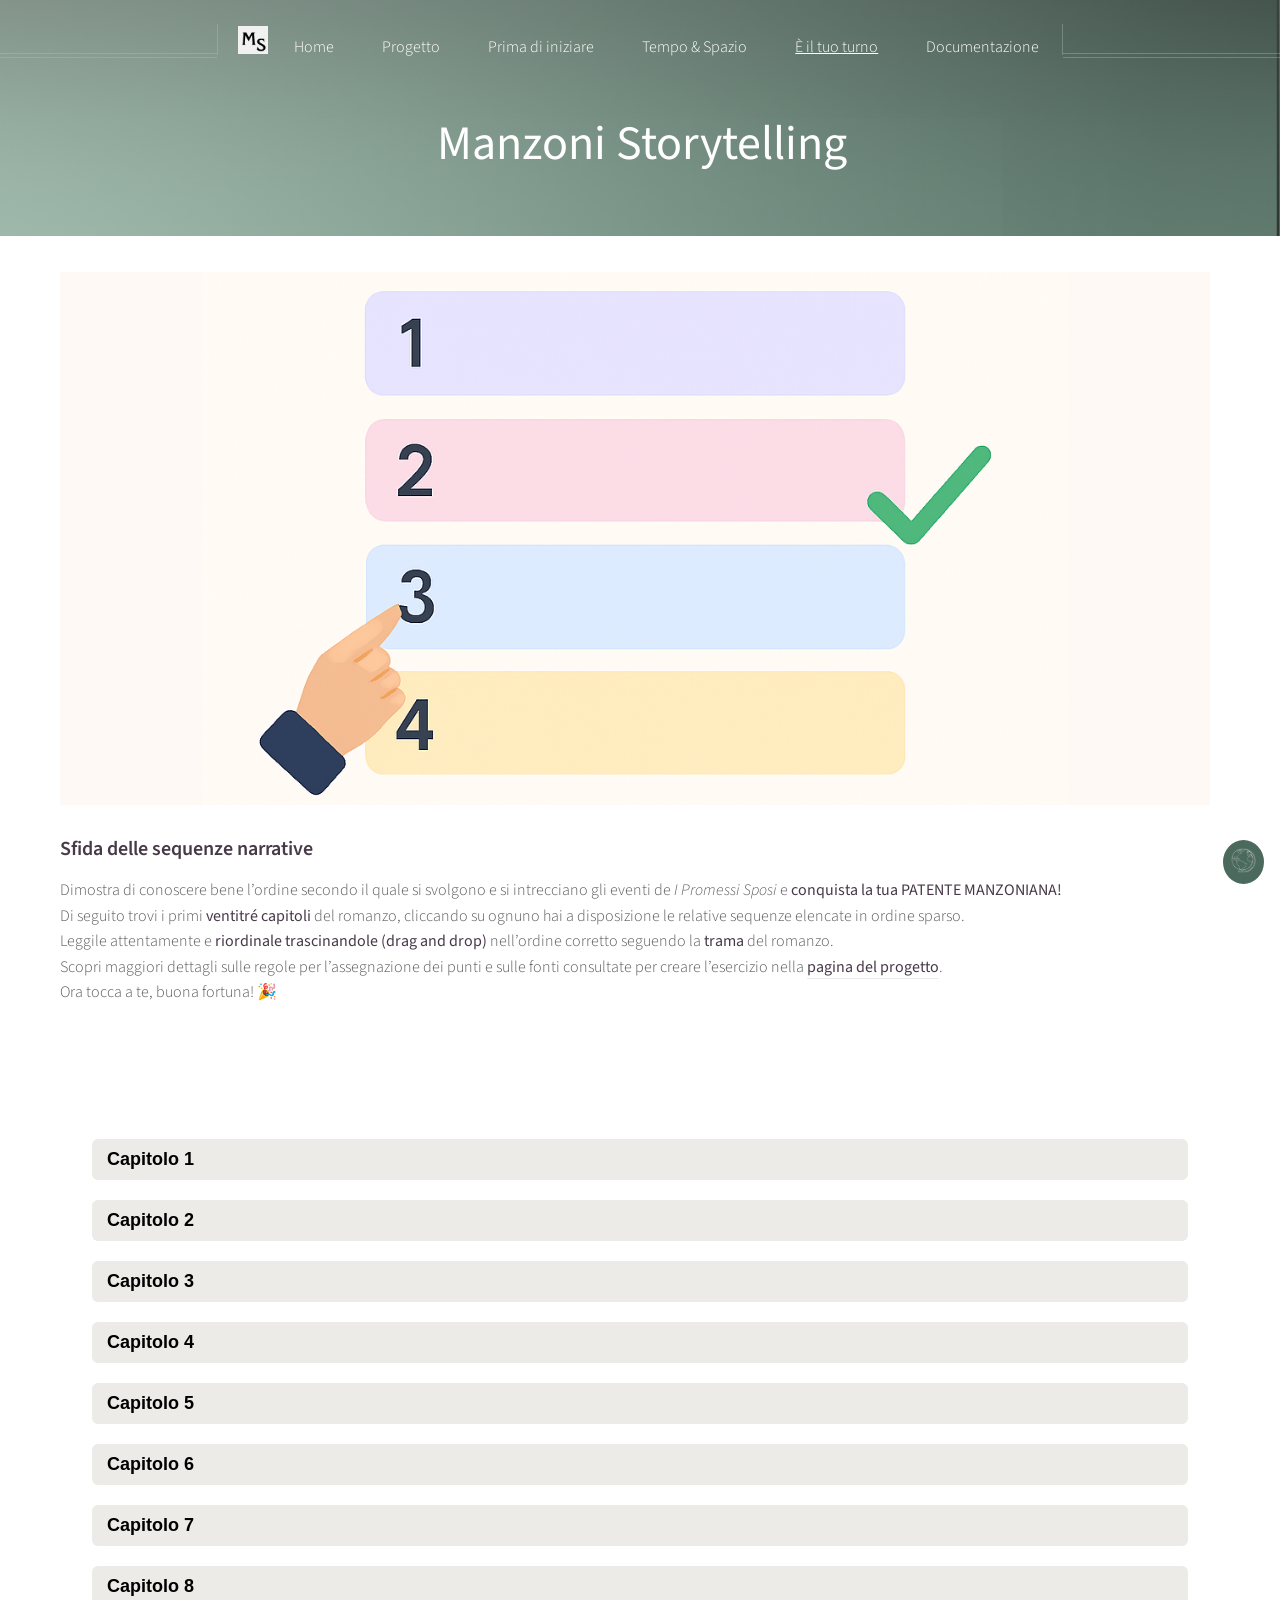
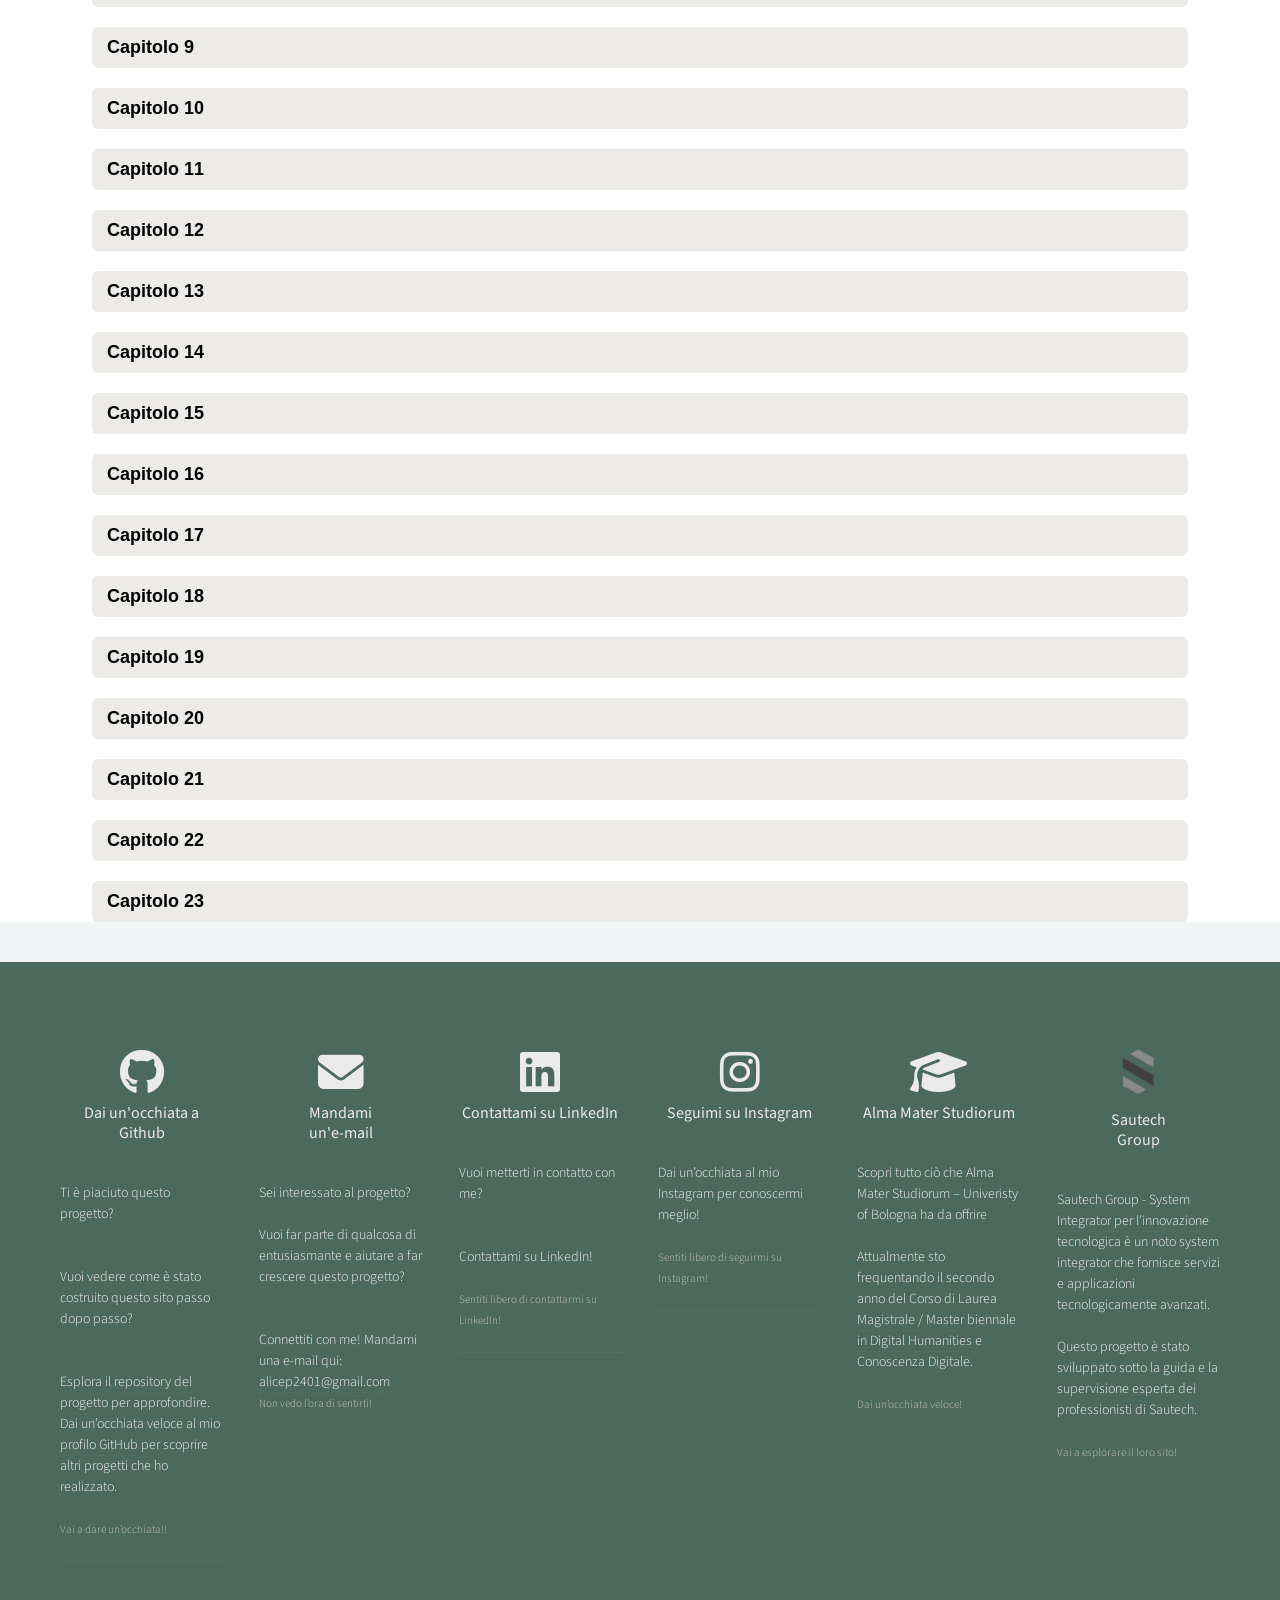
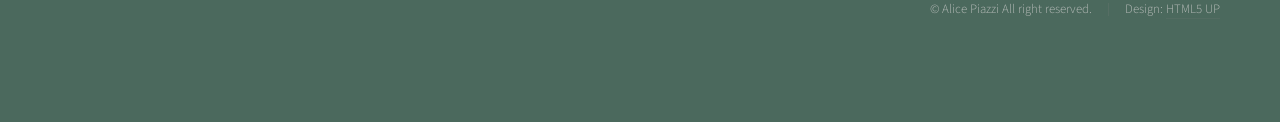
<file: narrseqchallenge.html>
<!DOCTYPE HTML>
<!--
   Helios by HTML5 UP
   html5up.net | @ajlkn
   Free for personal and commercial use under the CCA 3.0 license (html5up.net/license)
-->
<html>
   <head>
       <title>Manzoni Storytelling - project</title>
       <meta charset="utf-8" />
       <meta name="viewport" content="width=device-width, initial-scale=1, user-scalable=no" />
       <link rel="stylesheet" href="css/main.css" />
       <link rel="stylesheet" href="css/narrseqchallenge.css">
       <noscript><link rel="stylesheet" href="css/noscript.css" /></noscript>
       <link rel="stylesheet" href="https://cdnjs.cloudflare.com/ajax/libs/font-awesome/6.5.0/css/all.min.css">
       <link rel='stylesheet' href='https://cdn-uicons.flaticon.com/3.0.0/uicons-regular-rounded/css/uicons-regular-rounded.css'>
       <link rel='stylesheet' href='https://cdn-uicons.flaticon.com/3.0.0/uicons-bold-straight/css/uicons-bold-straight.css'>
       <link rel='stylesheet' href='https://cdn-uicons.flaticon.com/3.0.0/uicons-regular-straight/css/uicons-regular-straight.css'>
       <!-- Favicons -->
       <link href="images/MSlogo.png" rel="icon">
       <link href="images/apple-touch-icon.png" rel="apple-touch-icon">
   </head>
   <body class="no-sidebar is-preload">
       <div id="page-wrapper">


           <!-- Header -->
               <div id="header">


                   <!-- Inner -->
                       <div class="inner">
                           <header>
                               <h1><a href="index.html" id="logo">Manzoni Storytelling</a></h1>
                           </header>
                       </div>


                   <!-- Nav -->
                       <nav id="nav">
							<ul>
								<img src="images/MSlogo.png" alt="mslogo" height="30px" width="30px" class="navbarlogo">
								<li><a href="index.html">Home</a></li>
								<li><a href="project.html">Progetto</a></li>
								<li><a href="">Prima di iniziare</a>
									<ul>
										<li><a href="author.html" class="navdrop">Autore</a></li>
										<li><a href="literarywork.html" class="navdrop">Romanzo</a></li>
										<li><a href="characters.html" class="navdrop">Personaggi</a></li>
										<li><a href="places.html" class="navdrop">Luoghi</a></li>
									</ul>
								</li>
								<li><a href="">Tempo & Spazio</a>
									<ul>
										<li><a href="timeline.html" class="navdrop">Fabula & Intreccio</a></li>
										<li><a href="manz-history.html" class="navdrop">Romanzo e cultura europea contemporanea</a></li>
										<li><a href="map.html" class="navdrop">Mappa</a></li>
									</ul>
								</li>
								<li><a href="" class="nav-active-page">È il tuo turno</a>
									<ul>
										<li><a href="#" class="navdrop-active">Sfida delle sequenze narrative</a></li>
										<li><a href="boxes.html" class="navdrop">Quanto conosci i presonaggi?</a></li>
										<li><a href="whichchar.html" class="navdrop">Che personaggio sei?</a></li>
									</ul>
								</li>

								<li><a href="">Documentazione</a>
									<ul>
										<li><a href="help.html" class="navdrop">Aiuto</a></li>
										<li><a href="references.html" class="navdrop">Bibliografia</a></li>
									</ul>
								</li>
						
							</ul>
						</nav>
<div class="languagepicker">
                                <img id="popupIcon" src="images/grigiopastello-removebg-preview.png" alt="world" height="25px" style="cursor:pointer;">
                            </div>

					<!-- Popup -->
					<div id="navpopup" class="navpopup">
						<div class="navpopup-content">
							<span id="closenavPopup" class="close">&times;</span>
							<p>
								<strong>Scegli la lingua</strong><br>
								Questo sito web è disponibile in molte lingue oltre all’italiano.
								Scegli qui la lingua che preferisci utilizzare per navigare i contenuti
								e svolgere gli esercizi nel modo più comodo e semplice per te.
							</p>
							<div id="google_translate_element"></div>
						</div>
					</div>	

				</div>
           <div class="wrapper style1">


                   <div class="container" id="authorimgtextcontainer">
                       <article id="main" class="special">
                           <header>
                          
                      
                           </header>
                          
                           
                           <img src="images/ipsnarrseqchallengesized.png" alt="Help" class="responsive-img">
                          
                           <section>
                               <header>
                                   <h3><a href="#"><strong>Sfida delle sequenze narrative</strong></a></h3>
                               </header>
                                    <p>Dimostra di conoscere bene l’ordine secondo il quale si svolgono e si intrecciano gli eventi de <i>I Promessi Sposi</i> e <strong>conquista la tua PATENTE MANZONIANA!</strong><br>
                                        Di seguito trovi i primi <strong>ventitré capitoli</strong> del romanzo, cliccando su ognuno hai a disposizione le relative sequenze elencate in ordine sparso. <br>
                                        Leggile attentamente e <strong>riordinale trascinandole (drag and drop)</strong> nell’ordine corretto seguendo la <strong>trama</strong> del romanzo. <br>
                                        Scopri maggiori dettagli sulle regole per l’assegnazione dei punti e sulle fonti consultate per creare l’esercizio nella <strong><a href="project.html">pagina del progetto</a></strong>. <br>
                                        Ora tocca a te, buona fortuna! 🎉</p>
                           </section>
                       </article>
                   </div>


       <section class="orderedsequences">
        <br>
        <br>
   <div class="chapter">
    <button class="chapter-title">Capitolo 1</button>
    <div class="chapter-content">
        <ul class="sequence-list">
                <li data-order="3" class="squaredboxes">I bravi minacciano Don Abbondio: «Questo matrimonio non s’ha da fare».</li>
                <li data-order="5" class="squaredboxes">Don Abbondio si schiera con il più forte.</li>
                <li data-order="1" class="squaredboxes">I bandi proibivano l’assunzione dei bravi.</li>
                <li data-order="6" class="squaredboxes">Perpetua suggerisce di rivolgersi al cardinal Federigo.</li>
                <li data-order="2" class="squaredboxes">La passeggiata di Don Abbondio è interrotta dall’incontro con i bravi.</li>
                <li data-order="4" class="squaredboxes">Don Abbondio dichiara la propria obbedienza a Don Rodrigo.</li>
                <li data-order="7" class="squaredboxes">Don Abbondio ordina a Perpetua di non parlare con nessuno del suo incontro.</li>
            </ul>
        <button class="check-btn">Controlla l’ordine</button>
        <div class="result"></div>
    </div>
    </div>

 <div class="chapter">
    <button class="chapter-title">Capitolo 2</button>
    <div class="chapter-content">
   <ul class="sequence-list">
       <li data-order="11" class="squaredboxes">Renzo immagina una terribile vendetta contro Don Rodrigo.</li>
        <li data-order="3" class="squaredboxes">Don Abbondio cerca di rimandare la data del matrimonio.</li>
        <li data-order="4" class="squaredboxes">Renzo si insospettisce per alcune parole di Perpetua e torna da Don Abbondio.</li>
        <li data-order="8" class="squaredboxes">Furioso, Renzo si reca a casa di Lucia.</li>
        <li data-order="1" class="squaredboxes">Renzo va da Don Abbondio per fissare la data del matrimonio.</li>
        <li data-order="5" class="squaredboxes">Renzo chiude a chiave Don Abbondio nella sua stanza.</li>
        <li data-order="9" class="squaredboxes">Renzo comunica a Lucia che il matrimonio è stato rimandato.</li>
        <li data-order="2" class="squaredboxes">Don Abbondio recita in latino alcuni dei “impedimenti dirimenti” al matrimonio.</li>
        <li data-order="10" class="squaredboxes">Lucia dice alle donne che il matrimonio è rinviato, sostenendo che il curato è malato.</li>
        <li data-order="7" class="squaredboxes">Renzo incontra Perpetua nel giardino della casa.</li>
        <li data-order="6" class="squaredboxes">Don Abbondio rivela il nome dell’uomo che si oppone al matrimonio: Don Rodrigo.</li>
           </ul>
   <button class="check-btn">Controlla l’ordine</button>
   <div class="result"></div>
</div>
</div>

   <div class="chapter">
    <button class="chapter-title">Capitolo 3</button>
    <div class="chapter-content">
   <ul class="sequence-list">
        <li data-order="9" class="squaredboxes">Fra Galdino racconta il miracolo delle noci.</li>
        <li data-order="1" class="squaredboxes">Lucia racconta l’incontro con don Rodrigo alla filanda.</li>
        <li data-order="5" class="squaredboxes">Azzecca-garbugli pensa che Renzo sia un delinquente che ha minacciato un prete.</li>
        <li data-order="4" class="squaredboxes">Renzo va a trovare Azzecca-garbugli.</li>
        <li data-order="10" class="squaredboxes">Lucia chiede a Fra Galdino di chiamare don Cristoforo.</li>
        <li data-order="6" class="squaredboxes">L’avvocato, chiarito il malinteso, lo congeda in modo scontroso.</li>
        <li data-order="2" class="squaredboxes">Renzo minaccia di uccidere don Rodrigo.</li>
        <li data-order="7" class="squaredboxes">Renzo torna a casa di Agnese e Lucia.</li>
        <li data-order="3" class="squaredboxes">Agnese suggerisce di chiedere consiglio ad Azzecca-garbugli.</li>
        <li data-order="8" class="squaredboxes">Fra Galdino arriva a casa di Lucia per raccogliere le noci.</li>
        <li data-order="11" class="squaredboxes">Renzo torna a casa, arrabbiato con don Rodrigo.</li>
   </ul>
   <button class="check-btn">Controlla l’ordine</button>
   <div class="result"></div>
    </div>
    </div>


    <div class="chapter">
    <button class="chapter-title">Capitolo 4</button>
    <div class="chapter-content">
   <ul class="sequence-list">
        <li data-order="9" class="squaredboxes">Fra Cristoforo lasciò il convento di Pescarenico.</li>
        <li data-order="1" class="squaredboxes">Il padre di Lodovico era un ricco mercante.</li>
        <li data-order="5" class="squaredboxes">I bravi del nobile attaccarono Lodovico.</li>
        <li data-order="4" class="squaredboxes">Incontrando un cavaliere e avendo il diritto di precedenza, rifiutò di lasciarlo passare solo perché era un nobile.</li>
        <li data-order="10" class="squaredboxes">Fra Cristoforo arrivò a casa di Lucia.</li>
        <li data-order="6" class="squaredboxes">Il fedele servitore Cristoforo perse la vita per salvare quella di Lodovico.</li>
        <li data-order="2" class="squaredboxes">A Lodovico sarebbe piaciuto mescolarsi con la nobiltà della città.</li>
        <li data-order="7" class="squaredboxes">Lodovico trovò rifugio in un convento cappuccino.</li>
        <li data-order="3" class="squaredboxes">Insoddisfatto della vita che conduceva, aveva pensato di diventare frate.</li>
        <li data-order="8" class="squaredboxes">La famiglia dell’uomo ucciso accettò le scuse di Cristoforo in una cerimonia pubblica.</li>
        </ul>
   <button class="check-btn">Controlla l’ordine</button>
   <div class="result"></div>
    </div>
    </div>


    <div class="chapter">
    <button class="chapter-title">Capitolo 5</button>
    <div class="chapter-content">
   <ul class="sequence-list">
        <li data-order="9" class="squaredboxes">Fra Cristoforo brinda anche alla salute del Conte-Duca.</li>
        <li data-order="1" class="squaredboxes">Padre Cristoforo entra nella casa di Agnese e Lucia.</li>
        <li data-order="5" class="squaredboxes">Il servitore di Don Rodrigo accompagna il padre nella sala del banchetto.</li>
        <li data-order="4" class="squaredboxes">Una delle due guardie al portone lascia entrare Fra Cristoforo.</li>
        <li data-order="10" class="squaredboxes">Il magistrato difende l’inviolabilità dei messi, a differenza del Conte Attilio, che invoca l’autorità del Tasso a sostegno.</li>
        <li data-order="6" class="squaredboxes">Don Rodrigo e Fra Cristoforo si ritirano in un’altra stanza per parlare in privato.</li>
        <li data-order="2" class="squaredboxes">Renzo minaccia vendetta e, dopo i rimproveri del padre, promette di non usare violenza.</li>
        <li data-order="7" class="squaredboxes">Fra Cristoforo esprime il suo parere: “non ci dovrebbero essere né sfide, né messi, né bastonate”.</li>
        <li data-order="3" class="squaredboxes">Fra Cristoforo decide di andare a parlare direttamente con Don Rodrigo.</li>
        <li data-order="8" class="squaredboxes">La discussione sulla successione al Ducato di Mantova si conclude con un brindisi al Conte-Duca Olivares.</li>
        <li data-order="11" class="squaredboxes">La conversazione si sposta sulla carestia e sugli accaparratori di grano.</li>
   </ul>
   <button class="check-btn">Controlla l’ordine</button>
   <div class="result"></div>
    </div>
    </div>


    <div class="chapter">
    <button class="chapter-title">Capitolo 6</button>
    <div class="chapter-content">
   <ul class="sequence-list">
        <li data-order="9" class="squaredboxes">Il loro amico Tonio, invitato a pranzo, accettò di aiutare Renzo.</li>
        <li data-order="1" class="squaredboxes">Mentre in casa di Agnese e Lucia c’era una discussione, arrivò Padre Cristoforo.</li>
        <li data-order="5" class="squaredboxes">Don Rodrigo cacciò via Padre Cristoforo.</li>
        <li data-order="4" class="squaredboxes">Don Rodrigo propose a Cristoforo di mettere Lucia sotto la sua protezione.</li>
        <li data-order="10" class="squaredboxes">Renzo acconsentì subito e andò a cercare i testimoni.</li>
        <li data-order="6" class="squaredboxes">Il vecchio servitore offrì la sua collaborazione a Padre Cristoforo.</li>
        <li data-order="2" class="squaredboxes">Padre Cristoforo e Don Rodrigo si ritirarono per una conversazione privata.</li>
        <li data-order="7" class="squaredboxes">Agnese spiegò il suo piano a Renzo e Lucia.</li>
        <li data-order="3" class="squaredboxes">Padre Cristoforo rivolse una terribile profezia a Don Rodrigo.</li>
        <li data-order="8" class="squaredboxes">Lucia non accettò il “matrimonio a sorpresa” e Renzo cercò di convincerla.</li>
        <li data-order="11" class="squaredboxes">Agnese ordinò a sua figlia di non rivelare i loro piani al padre cappuccino.</li>
    </ul>
   <button class="check-btn">Controlla l’ordine</button>
   <div class="result"></div>
    </div>
    </div>


    <div class="chapter">
    <button class="chapter-title">Capitolo 7</button>
    <div class="chapter-content">
   <ul class="sequence-list">
        <li data-order="9" class="squaredboxes">Il loro amico Tonio, invitato a pranzo, accettò di aiutare Renzo.</li>
        <li data-order="1" class="squaredboxes">Mentre nella casa di Agnese e Lucia si discuteva, arrivò Padre Cristoforo.</li>
        <li data-order="5" class="squaredboxes">Don Rodrigo cacciò Padre Cristoforo.</li>
        <li data-order="4" class="squaredboxes">Don Rodrigo propose a Cristoforo di prendere Lucia sotto la sua protezione.</li>
        <li data-order="10" class="squaredboxes">Renzo accettò subito e andò a cercare i testimoni.</li>
        <li data-order="6" class="squaredboxes">Il vecchio servitore offrì la sua collaborazione a Padre Cristoforo.</li>
        <li data-order="2" class="squaredboxes">Padre Cristoforo e Don Rodrigo si ritirarono per una conversazione privata.</li>
        <li data-order="7" class="squaredboxes">Agnese spiegò il suo piano a Renzo e Lucia.</li>
        <li data-order="3" class="squaredboxes">Padre Cristoforo rivolse a Don Rodrigo una cupa profezia.</li>
        <li data-order="8" class="squaredboxes">Lucia non accettò il “matrimonio a sorpresa” e Renzo cercò di convincerla.</li>
        <li data-order="11" class="squaredboxes">Agnese raccomandò alla figlia di non rivelare i loro piani al padre cappuccino.</li>
    </ul>
   <button class="check-btn">Controlla l’ordine</button>
   <div class="result"></div>
    </div>
    </div>

   <div class="chapter">
    <button class="chapter-title">Capitolo 8</button>
    <div class="chapter-content">
   <ul class="sequence-list">
        <li data-order="3" class="squaredboxes">Renzo e Lucia entrano di nascosto nella stanza mentre il curato scrive la ricevuta, con Tonio e Gervaso che coprono l’ingresso.</li>
        <li data-order="4" class="squaredboxes">Renzo pronuncia la formula del matrimonio davanti ai testimoni.</li>
        <li data-order="1" class="squaredboxes">Tonio e Gervaso si presentano a casa di don Abbondio per saldare il debito e ottenere la ricevuta.</li>
        <li data-order="2" class="squaredboxes">Don Abbondio, intento a leggere, viene distratto dalla visita improvvisa.</li>
        <li data-order="5" class="squaredboxes">Don Abbondio si accorge dell’inganno e impedisce a Lucia di parlare, mentre il curato grida aiuto e chiama Perpetua.</li>
        <li data-order="6" class="squaredboxes">I bravi del Griso tentano di rapire Lucia, ma trovano la casa vuota.</li>
        <li data-order="9" class="squaredboxes">La confusione generale costringe i bravi a fuggire.</li>
        <li data-order="7" class="squaredboxes">Menico avverte Lucia e Agnese del pericolo imminente per ordine di padre Cristoforo.</li>
        <li data-order="8" class="squaredboxes">Il sagrestano Ambrogio suona la campana a martello, mettendo in allarme il paese e causando confusione.</li>
        <li data-order="10" class="squaredboxes">Renzo, Lucia e Agnese si rifugiano nel convento di padre Cristoforo, che organizza la loro fuga e separazione, mentre Lucia lascia il paese attraversando il lago e saluta i monti.</li>
    </ul>
    <button class="check-btn">Controlla l’ordine</button>
    <div class="result"></div>
</div>
</div>

    <div class="chapter">
    <button class="chapter-title">Capitolo 9</button>
    <div class="chapter-content">
   <ul class="sequence-list">
        <li data-order="8" class="squaredboxes">Il padre guardiano legge la lettera di padre Cristoforo e promette il suo aiuto, proponendo di affidare Lucia alla protezione di una monaca detta “la Signora”.</li>
        <li data-order="9" class="squaredboxes">Le donne incontrano la Signora, una giovane monaca dall’aspetto inquieto e misterioso, che accetta di accogliere Lucia nel monastero.</li>
        <li data-order="1" class="squaredboxes">La barca approda e Lucia, Renzo e Agnese scendono ringraziando il barcaiolo, che rifiuta il denaro.</li>
        <li data-order="4" class="squaredboxes">Renzo vorrebbe restare con le donne, ma per ordine di padre Cristoforo decide di partire, separandosi da Lucia e Agnese con grande commozione.</li>
        <li data-order="5" class="squaredboxes">Un barocciaio accompagna Lucia e Agnese al convento dei cappuccini di Monza, dove vengono condotte al monastero e introdotte nel parlatorio.</li>
        <li data-order="2" class="squaredboxes">I tre salgono su un baroccio che li conduce verso Monza durante la notte, mentre il narratore tace volutamente i dettagli del viaggio e del luogo di destinazione.</li>
        <li data-order="3" class="squaredboxes">All’alba i viaggiatori arrivano a Monza e trovano alloggio in un’osteria.</li>
        <li data-order="6" class="squaredboxes">Il padre guardiano espone il caso di Lucia e chiede ospitalità per lei.</li>
        <li data-order="7" class="squaredboxes">Lucia conferma il pericolo che corre e chiede protezione con grande umiltà.</li>
        <li data-order="10" class="squaredboxes">Il narratore inizia a raccontare la storia passata della Signora, figlia di un potente principe.</li>
</ul>
<button class="check-btn">Controlla l’ordine</button>
<div class="result"></div>
</div>
</div>

<div class="chapter">
    <button class="chapter-title">Capitolo 10</button>
    <div class="chapter-content">
   <ul class="sequence-list">
        <li data-order="1" class="squaredboxes">Il narratore riflette sui momenti di debolezza dell’animo umano, soprattutto nei giovani, facilmente preda dell’astuzia.</li>
        <li data-order="9" class="squaredboxes">La nuova monaca vive però nell’infelicità, rimpiangendo la libertà perduta e odiando il chiostro, alternando autoritarismo e disordine che rendono infelici le educande.</li>
        <li data-order="5" class="squaredboxes">Il principe coinvolge la famiglia, che festeggia la presunta vocazione di Gertrude.</li>
        <li data-order="6" class="squaredboxes">Nei giorni seguenti, Gertrude è travolta da visite, complimenti e preparativi che la legano sempre più al chiostro, e chiede ufficialmente di vestire l’abito religioso.</li>
        <li data-order="2" class="squaredboxes">Il principe, leggendo una lettera compromettente, vede l’occasione per costringere Gertrude alla vita monastica.</li>
        <li data-order="3" class="squaredboxes">Gertrude si presenta al padre, che la umilia e la spaventa, insinuando che il matrimonio non sia più possibile.</li>
        <li data-order="4" class="squaredboxes">Il principe finge benevolenza e spinge Gertrude ad accettare la monacazione come scelta onorevole, mentre Gertrude, confusa e intimorita, pronuncia un sì che il padre interpreta come decisione definitiva.</li>
        <li data-order="7" class="squaredboxes">Davanti alla badessa, Gertrude esita ma, spaventata dallo sguardo del padre, ripete la formula stabilita, e il vicario delle monache la interroga, mentre lei dichiara di scegliere liberamente il monastero.</li>
        <li data-order="8" class="squaredboxes">Superato l’esame, Gertrude viene accettata e, dopo il noviziato, pronuncia i voti solenni.</li>
        <li data-order="10" class="squaredboxes">Dal contatto con il giovane Egidio nasce una relazione colpevole che aggrava la sua corruzione morale, mentre un anno dopo Lucia viene presentata a Gertrude, che promette protezione ma mostra inquietanti ambiguità.</li>
</ul>
<button class="check-btn">Controlla l’ordine</button>
<div class="result"></div>
</div>
</div>


<div class="chapter">
    <button class="chapter-title">Capitolo 11</button>
    <div class="chapter-content">
   <ul class="sequence-list">
        <li data-order="4" class="squaredboxes">Il giorno seguente don Rodrigo racconta tutto al conte Attilio, che accusa padre Cristoforo di essere all’origine dell’imbroglio e promette vendetta.</li>
        <li data-order="5" class="squaredboxes">Nel paese si diffondono voci e dicerie sulla fuga di Renzo, Lucia e Agnese, mentre il Griso scopre che le donne si sono rifugiate in un convento di Monza e che Renzo è diretto a Milano.</li>
        <li data-order="6" class="squaredboxes">Don Rodrigo gioisce della separazione dei due promessi e pensa a nuovi piani contro di loro, considerando anche di usare la giustizia per impedire a Renzo di tornare al paese.</li>
        <li data-order="1" class="squaredboxes">I bravi tornano al palazzotto di don Rodrigo dopo il fallimento del rapimento di Lucia, e lui, inquieto, riflette sull’impresa fallita e sulle possibili conseguenze.</li>
        <li data-order="2" class="squaredboxes">Il Griso riferisce a don Rodrigo l’esito della notte e riceve prima rimproveri e poi lodi.</li>
        <li data-order="3" class="squaredboxes">Don Rodrigo ordina di far sorvegliare il paese e di cercare notizie sull’accaduto.</li>
        <li data-order="7" class="squaredboxes">Il Griso viene mandato a Monza con altri bravi per informarsi su Lucia.</li>
        <li data-order="9" class="squaredboxes">Renzo cammina verso Milano combattuto tra rabbia, dolore e preghiera.</li>
        <li data-order="8" class="squaredboxes">Giunto al convento dei cappuccini, Renzo non trova padre Bonaventura e si avvicina incuriosito al tumulto.</li>
        <li data-order="10" class="squaredboxes">Entrato in città, Renzo assiste a scene di disordine e abbondanza di pane, comprendendo di trovarsi in una città sconvolta da un tumulto popolare.</li>
    </ul>
<button class="check-btn">Controlla l’ordine</button>
<div class="result"></div>
</div>
</div>


<div class="chapter">
    <button class="chapter-title">Capitolo 12</button>
    <div class="chapter-content">
   <ul class="sequence-list">
    <li data-order="1" class="squaredboxes">Nel 1628 la carestia nel milanese peggiora a causa di cattivi raccolti, guerra e cattiva amministrazione.</li>
    <li data-order="5" class="squaredboxes">I fornai sono costretti a vendere in perdita sotto la pressione del popolo e dei magistrati.</li>
    <li data-order="2" class="squaredboxes">Il rincaro del pane viene attribuito dal popolo a presunti incettatori e fornai disonesti.</li>
    <li data-order="3" class="squaredboxes">Le autorità cercano di calmare la situazione fissando un prezzo massimo per il pane.</li>
    <li data-order="4" class="squaredboxes">Il gran cancelliere Ferrer impone la tariffa senza considerare la reale scarsità del grano.</li>
    <li data-order="6" class="squaredboxes">Quando il prezzo del pane viene rialzato, la folla reagisce con rabbia e violenza.</li>
    <li data-order="7" class="squaredboxes">A Milano scoppiano tumulti popolari e vengono assaltati i forni.</li>
    <li data-order="11" class="squaredboxes">Seguendo la folla, Renzo osserva la distruzione del forno e l’esaltazione popolare.</li>
    <li data-order="8" class="squaredboxes">Il forno delle grucce viene preso d’assalto e devastato dalla folla.</li>
    <li data-order="9" class="squaredboxes">La giustizia tenta inutilmente di fermare il saccheggio e il disordine.</li>
    <li data-order="10" class="squaredboxes">Renzo arriva a Milano e assiste alle scene del tumulto.</li>
    <li data-order="12" class="squaredboxes">La massa decide infine di dirigersi verso la casa del vicario di provvisione.</li>
</ul>
<button class="check-btn">Controlla l’ordine</button>
<div class="result"></div>
</div>
</div>

<div class="chapter">
    <button class="chapter-title">Capitolo 13</button>
    <div class="chapter-content">
   <ul class="sequence-list">
    <li data-order="4" class="squaredboxes">Renzo si trova nel mezzo del tumulto, combattuto tra orrore per la violenza e il desiderio di aiutare i poveri.</li>
    <li data-order="1" class="squaredboxes">Il vicario mangia nervosamente e teme l’arrivo della folla, senza sospettare quanto presto arriverà il tumulto.</li>
    <li data-order="2" class="squaredboxes">I servitori tentano di chiudere porte e finestre mentre la folla si avvicina con urla e pietre.</li>
    <li data-order="3" class="squaredboxes">Il vicario si nasconde nei ripostigli della casa, terrorizzato, cercando un luogo sicuro.</li>
    <li data-order="5" class="squaredboxes">I soldati inviati dal castello arrivano tardi e non riescono a fermare la folla inferocita.</li>
    <li data-order="8" class="squaredboxes">Viene portata una scala per entrare nella casa, ma la confusione rende difficile l’operazione.</li>
    <li data-order="9" class="squaredboxes">Antonio Ferrer arriva in carrozza, accolto dagli applausi e dai ringraziamenti della folla.</li>
    <li data-order="10" class="squaredboxes">Ferrer coordina la folla, facendo spazio alla carrozza e proteggendo il vicario.</li>
    <li data-order="11" class="squaredboxes">Renzo aiuta Ferrer a mantenere libero il passaggio e garantire la sicurezza del vicario.</li>
    <li data-order="6" class="squaredboxes">La massa, mista tra persone violente e pacifiche, lotta tra il desiderio di giustizia e l’istinto di vendetta.</li>
    <li data-order="7" class="squaredboxes">Renzo impedisce agli assalitori di uccidere il vicario e cerca di calmare i più feroci.</li>
    <li data-order="12" class="squaredboxes">Il vicario, finalmente salvatosi, promette di ritirarsi e vivere lontano dalla gente, mentre Ferrer lo accompagna in castello.</li>
</ul>
<button class="check-btn">Controlla l’ordine</button>
<div class="result"></div>
</div>
</div>

<div class="chapter">
    <button class="chapter-title">Capitolo 14</button>
    <div class="chapter-content">
   <ul class="sequence-list">
    <li data-order="3" class="squaredboxes">Sentendo le discussioni della gente sulle ingiustizie e le bricconerie, Renzo partecipa con il suo parere.</li>
    <li data-order="1" class="squaredboxes">La folla rimasta indietro si disperde, mentre i soldati occupano senza resistenza la casa del vicario.</li>
    <li data-order="2" class="squaredboxes">Renzo, dopo aver aiutato il passaggio della carrozza, si allontana dalla folla per respirare un po'.</li>
    <li data-order="4" class="squaredboxes">La sua voce attira l’attenzione e ottiene applausi e approvazioni da gran parte degli ascoltatori.</li>
    <li data-order="5" class="squaredboxes">Renzo propone di portare le lamentele dei cittadini a Ferrer, considerato un galantuomo che ascolta la gente.</li>
    <li data-order="8" class="squaredboxes">L’oste gli mostra un esemplare della grida e gli spiega le regole di registrazione dei visitatori.</li>
    <li data-order="9" class="squaredboxes">Renzo, tra un bicchiere e l’altro, discute di giustizia e uguaglianza, sottolineando l’importanza di rispettare le gride.</li>
    <li data-order="10" class="squaredboxes">Il giovane spiega anche come la penna e la carta vengono usate per ingannare i poveri, sostenendo che tutto debba andare per giustizia.</li>
    <li data-order="11" class="squaredboxes">Gli altri ospiti, tra risate e scherni, ascoltano Renzo, che diventa il centro dell’attenzione.</li>
    <li data-order="6" class="squaredboxes">La folla si entusiasma, mentre alcuni criticano le parole di Renzo, ma lui ignora i detrattori e continua a parlare.</li>
    <li data-order="7" class="squaredboxes">Renzo chiede poi all’oste di offrirgli cibo e un letto alla buona, contento di poter finalmente mangiare e riposare.</li>
    <li data-order="12" class="squaredboxes">Alla fine, Renzo si ferma a riflettere, mentre gli scherzi e le domande degli altri continuano, e si prepara a dormire.</li>
</ul>
<button class="check-btn">Controlla l’ordine</button>
<div class="result"></div>
</div>
</div>

<div class="chapter">
    <button class="chapter-title">Capitolo 15</button>
    <div class="chapter-content">
   <ul class="sequence-list">
    <li data-order="1" class="squaredboxes">Renzo, dopo le confusione della sera, sente il bisogno di dormire e l'oste lo aiuta a sistemarsi nel letto.</li>
    <li data-order="5" class="squaredboxes">Il mattino seguente, Renzo viene svegliato bruscamente da due birri e dal notaio, che vogliono condurlo dal capitano di giustizia.</li>
    <li data-order="8" class="squaredboxes">I birri legano con cautela le mani di Renzo usando dei manichini, mentre il notaio lo esorta alla pazienza e alla prudenza.</li>
    <li data-order="9" class="squaredboxes">Appena Renzo è fuori di casa, si trova tra la folla e percepisce l'attenzione dei passanti, alcuni sospettosi, altri solidali.</li>
    <li data-order="2" class="squaredboxes">Nonostante la stanchezza, Renzo continua a parlare del suo nome e della sua vicenda, confondendo l'oste.</li>
    <li data-order="3" class="squaredboxes">L'oste usa tutta la sua pazienza e astuzia per convincere Renzo a riposare e a fidarsi di lui.</li>
    <li data-order="4" class="squaredboxes">Renzo, dopo vari tentativi, si sdraia finalmente sul letto e si addormenta, contento per la gentilezza dell'oste.</li>
    <li data-order="6" class="squaredboxes">Renzo protesta, cerca di resistere e si veste con difficoltà, temendo di subire un'ingiustizia.</li>
    <li data-order="7" class="squaredboxes">Il notaio cerca di tranquillizzarlo, assicurandogli che, se si comporterà bene, sarà presto libero e nessuno saprà del suo arresto.</li>
   <li data-order="10" class="squaredboxes">Renzo invoca aiuto alla folla, che lo protegge dai birri e gli permette di uscire senza subire violenza, conservando l'onore.</li>
</ul>
<button class="check-btn">Controlla l’ordine</button>
<div class="result"></div>
</div>
</div>

<div class="chapter">
    <button class="chapter-title">Capitolo 16</button>
    <div class="chapter-content">
   <ul class="sequence-list">
    <li data-order="1" class="squaredboxes">Renzo fugge da Milano dopo i tumulti, deciso a non fermarsi finché non sia lontano dal ducato.</li>
    <li data-order="3" class="squaredboxes">Per non essere scoperto, evita di chiedere indicazioni alla folla dei suoi liberatori e si allontana rapidamente.</li>
    <li data-order="4" class="squaredboxes">Dopo aver percorso un pezzo a caso tra vicoli e stradine, sceglie una persona che gli ispira fiducia per chiedere la strada.</li>
    <li data-order="5" class="squaredboxes">Finalmente trova un uomo disponibile che gli indica come raggiungere Bergamo, e Renzo si rimette in cammino con prudenza.</li>
    <li data-order="2" class="squaredboxes">Stabilisce di dirigersi verso Bergamo, dove vive suo cugino Bortolo, ma non conosce la strada precisa.</li>
    <li data-order="8" class="squaredboxes">Procede camminando lentamente, evitando la strada principale e osservando attentamente il territorio circostante.</li>
    <li data-order="9" class="squaredboxes">Arriva a Gorgonzola, dove si ferma in un’osteria a mangiare e a chiedere informazioni sulla distanza dell’Adda e del confine.</li>
    <li data-order="6" class="squaredboxes">Passa accanto a luoghi già conosciuti dai tumulti, come il forno delle grucce, e riflette sulle vicende della città.</li>
    <li data-order="7" class="squaredboxes">Arriva al convento dei cappuccini e alla chiesa, ma decide di non entrare per non attirare sospetti.</li>
    <li data-order="10" class="squaredboxes">Grazie alle indicazioni dell’oste e dei paesani, Renzo si prepara a riprendere il viaggio verso Bergamo, senza farsi scoprire.</li>
</ul>
<button class="check-btn">Controlla l’ordine</button>
<div class="result"></div>
</div>
</div>

<div class="chapter">
    <button class="chapter-title">Capitolo 17</button>
    <div class="chapter-content">
   <ul class="sequence-list">
    <li data-order="3" class="squaredboxes">Attraversa viottoli, campi e macchie, ascoltando ogni rumore e osservando attentamente l'ambiente circostante.</li>
    <li data-order="1" class="squaredboxes">Renzo, di notte, cammina nella campagna, diviso tra la voglia di correre e la prudenza di restare nascosto.</li>
    <li data-order="2" class="squaredboxes">Teme i birri e ogni possibile incontro, ma decide di proseguire verso l'Adda, sperando di trovarvi una barca.</li>
    <li data-order="6" class="squaredboxes">Incontra un pescatore e, con delicatezza, chiede di traghettarlo dall'altra parte del fiume, pagando poi la mancia.</li>
    <li data-order="7" class="squaredboxes">Attraversato l'Adda, Renzo ringrazia Dio e il pescatore, sentendosi sollevato e pieno di fiducia nel prosieguo del viaggio.</li>
    <li data-order="8" class="squaredboxes">Prosegue a piedi verso la casa del cugino Bortolo, lungo la strada che gli era stata indicata.</li>
    <li data-order="9" class="squaredboxes">Arrivato al paese, riconosce la casa del cugino e vi entra, annunciandosi ad alta voce.</li>
    <li data-order="4" class="squaredboxes">Raggiunge finalmente il rumore dell'acqua e riconosce il fiume Adda come guida per proseguire il viaggio.</li>
    <li data-order="5" class="squaredboxes">Scorge il fiume tra le macchie e gli alberi e individua, sulla riva opposta, la città di Bergamo.</li>
    <li data-order="10" class="squaredboxes">Bortolo lo accoglie con sorpresa e affetto, rassicurandolo e promettendo aiuto per il suo soggiorno a Bergamo.</li>
    <li data-order="11" class="squaredboxes">Renzo racconta brevemente le vicende a Milano, mentre Bortolo lo consola e gli parla della situazione locale e del lavoro.</li>
</ul>
<button class="check-btn">Controlla l’ordine</button>
<div class="result"></div>
</div>
</div>

<div class="chapter">
    <button class="chapter-title">Capitolo 18</button>
    <div class="chapter-content">
   <ul class="sequence-list">
    <li data-order="9" class="squaredboxes">Intanto Lucia e Agnese, informate delle voci su Renzo, vivono giorni di grande angoscia.</li>
    <li data-order="1" class="squaredboxes">Il 13 novembre arriva al podestà di Lecco l’ordine di cercare e arrestare Renzo Tramaglino, fuggito dalla giustizia di Milano.</li>
    <li data-order="2" class="squaredboxes">Il podestà fa perquisire con violenza la casa di Renzo, ma non trova né lui né prove utili.</li>
    <li data-order="7" class="squaredboxes">Il Griso riferisce che Lucia è nascosta nel monastero di Monza sotto la protezione di una potente signora.</li>
    <li data-order="8" class="squaredboxes">Don Rodrigo è combattuto, perché il monastero è un ostacolo difficile da superare.</li>
    <li data-order="3" class="squaredboxes">La notizia dell’inchiesta si diffonde nel paese, mettendo in agitazione parenti e amici di Renzo.</li>
    <li data-order="4" class="squaredboxes">Si spargono voci confuse sul suo conto, ma molti sospettano che tutto sia opera di don Rodrigo.</li>
    <li data-order="5" class="squaredboxes">Don Rodrigo, pur non avendo causato direttamente la disgrazia di Renzo, ne gode e ne approfitta.</li>
    <li data-order="6" class="squaredboxes">Il conte Attilio lo incoraggia a proseguire l’impresa contro Lucia e promette di occuparsi di padre Cristoforo.</li>
   <li data-order="10" class="squaredboxes">Un messo di padre Cristoforo rassicura le due donne, confermando che Renzo è salvo nel Bergamasco.</li>
    <li data-order="11" class="squaredboxes">Si scopre infine che padre Cristoforo è stato allontanato dal convento per ordine dei superiori, su pressione di potenti protettori.</li>
</ul>
<button class="check-btn">Controlla l’ordine</button>
<div class="result"></div>
</div>
</div>

<div class="chapter">
    <button class="chapter-title">Capitolo 19</button>
    <div class="chapter-content">
   <ul class="sequence-list">
    <li data-order="4" class="squaredboxes">Durante il colloquio privato, il conte accusa padre Cristoforo di essere imprudente e di proteggere Renzo.</li>
    <li data-order="5" class="squaredboxes">Il padre provinciale cerca di difendere fra Cristoforo, ma comprende le pressioni e le conseguenze politiche della vicenda.</li>
    <li data-order="1" class="squaredboxes">Il conte zio, preoccupato per le azioni di don Rodrigo, decide di intervenire per evitare uno scandalo che danneggi la famiglia.</li>
    <li data-order="2" class="squaredboxes">Suggerito anche dal conte Attilio, pensa di servirsi del padre provinciale dei cappuccini per risolvere la questione.</li>
    <li data-order="3" class="squaredboxes">Il conte zio invita a pranzo il padre provinciale, circondandolo di ospiti influenti per metterlo in soggezione.</li>
    <li data-order="6" class="squaredboxes">Il conte zio propone come soluzione prudente l’allontanamento di padre Cristoforo dal convento di Pescarenico.</li>
    <li data-order="9" class="squaredboxes">Fra Cristoforo obbedisce con dolore, affidando Renzo, Lucia e Agnese alla Provvidenza.</li>
    <li data-order="10" class="squaredboxes">Intanto don Rodrigo, deciso a non rinunciare a Lucia, pensa di chiedere aiuto a un potente e temuto signore.</li>
    <li data-order="7" class="squaredboxes">Il padre provinciale, pur a malincuore, accetta il compromesso per evitare conflitti più gravi.</li>
    <li data-order="8" class="squaredboxes">Arriva al convento di Pescarenico l’ordine ufficiale che impone a fra Cristoforo di partire per Rimini.</li>
    <li data-order="11" class="squaredboxes">Viene introdotta la figura dell’Innominato, uomo potentissimo e violento, al cui castello don Rodrigo si dirige.</li>
</ul>
<button class="check-btn">Controlla l’ordine</button>
<div class="result"></div>
</div>
</div>

<div class="chapter">
    <button class="chapter-title">Capitolo 20</button>
    <div class="chapter-content">
   <ul class="sequence-list">
    <li data-order="9" class="squaredboxes">Gertrude, combattuta ma incapace di ribellarsi, convince Lucia a uscire con un pretesto.</li>
    <li data-order="10" class="squaredboxes">Lucia, spaventata ma fiduciosa, lascia il monastero e si incammina verso il convento dei cappuccini.</li>
    <li data-order="1" class="squaredboxes">Viene descritto il castello dell’Innominato, isolato e minaccioso, simbolo del suo potere assoluto e temuto.</li>
    <li data-order="4" class="squaredboxes">Don Rodrigo espone la sua richiesta di aiuto contro Lucia, esagerando le difficoltà dell’impresa.</li>
    <li data-order="5" class="squaredboxes">L’Innominato, quasi spinto da un impulso oscuro, accetta l’impresa e promette di occuparsene.</li>
    <li data-order="6" class="squaredboxes">Rimasto solo, l’Innominato è assalito da una profonda inquietudine e da pensieri di rimorso e di morte.</li>
    <li data-order="2" class="squaredboxes">Don Rodrigo giunge alla taverna della Malanotte e si avvia al castello sotto la sorveglianza dei bravi.</li>
    <li data-order="3" class="squaredboxes">Dopo un percorso controllato e armato, Don Rodrigo viene introdotto alla presenza dell’Innominato.</li>
    <li data-order="7" class="squaredboxes">Per soffocare i dubbi, ordina al Nibbio di mettersi in contatto con Egidio per organizzare il rapimento.</li>
    <li data-order="8" class="squaredboxes">Egidio coinvolge Gertrude, costringendola a tradire Lucia e a spingerla fuori dal monastero.</li>
    <li data-order="11" class="squaredboxes">Lungo la strada Lucia viene rapita dai bravi dell’Innominato e condotta con la carrozza verso il castello.</li>
</ul>
<button class="check-btn">Controlla l’ordine</button>
<div class="result"></div>
</div>
</div>

<div class="chapter">
    <button class="chapter-title">Capitolo 21</button>
    <div class="chapter-content">
   <ul class="sequence-list">
    <li data-order="4" class="squaredboxes">Le parole del Nibbio accrescono il turbamento dell’Innominato, che comincia a pentirsi dell’impresa.</li>
    <li data-order="5" class="squaredboxes">L’Innominato decide di vedere Lucia e la trova rannicchiata, in preda al terrore.</li>
    <li data-order="6" class="squaredboxes">Lucia supplica l’Innominato in nome di Dio e della misericordia, commuovendolo profondamente.</li>
    <li data-order="1" class="squaredboxes">La carrozza con Lucia giunge al castello dell’Innominato, dove la vecchia la fa scendere con modi falsamente rassicuranti.</li>
    <li data-order="2" class="squaredboxes">Lucia, terrorizzata, viene costretta a entrare nel castello e affidata alla custodia della vecchia.</li>
    <li data-order="3" class="squaredboxes">Il Nibbio riferisce all’Innominato l’esito del rapimento, confessando di aver provato una compassione inattesa.</li>
    <li data-order="7" class="squaredboxes">L’Innominato promette che il giorno dopo deciderà del suo destino e ordina che sia trattata con rispetto.</li>
    <li data-order="8" class="squaredboxes">Rimasta sola, Lucia passa la notte tra angoscia e preghiera e fa voto alla Vergine di rimanere vergine se sarà liberata.</li>
    <li data-order="10" class="squaredboxes">Disperato, pensa anche al suicidio, ma le parole di Lucia sulla misericordia gli riaccendono una speranza.</li>
    <li data-order="9" class="squaredboxes">Intanto l’Innominato, nella sua stanza, è tormentato dai rimorsi e ripercorre tutta la sua vita di violenze.</li>
    <li data-order="11" class="squaredboxes">All’alba, il suono festoso delle campane lo sorprende e lo spinge a interrogarsi sul senso di quella gioia.</li>
</ul>
<button class="check-btn">Controlla l’ordine</button>
<div class="result"></div>
</div>
</div>

<div class="chapter">
    <button class="chapter-title">Capitolo 22</button>
    <div class="chapter-content">
   <ul class="sequence-list">
    <li data-order="6" class="squaredboxes">Giunto al paese, la folla si aprì al suo passaggio riconoscendolo.</li>
    <li data-order="4" class="squaredboxes">Prima di partire, l’Innominato diede ordini affinché Lucia fosse trattata con rispetto.</li>
    <li data-order="5" class="squaredboxes">Uscì dal castello da solo, suscitando stupore tra la gente incontrata lungo il cammino.</li>
    <li data-order="7" class="squaredboxes">L’Innominato chiese dove si trovasse il cardinale e fu indirizzato alla casa del curato.</li>
    <li data-order="8" class="squaredboxes">Entrato nel cortile, attirò sguardi timorosi e sospettosi da parte dei presenti.</li>
    <li data-order="9" class="squaredboxes">Chiese di parlare a quattr’occhi con il cardinale Federigo Borromeo.</li>
    <li data-order="1" class="squaredboxes">Un bravo annunciò all’Innominato l’arrivo del cardinale Federigo Borromeo nei paesi vicini.</li>
    <li data-order="2" class="squaredboxes">L’Innominato, tormentato dal rimorso, rimase colpito dall’entusiasmo della folla per il cardinale.</li>
    <li data-order="3" class="squaredboxes">Dopo un’intensa riflessione, decise improvvisamente di andare a incontrarlo.</li>
    <li data-order="10" class="squaredboxes">Un cappellano andò ad annunciare al cardinale la richiesta dell’Innominato.</li>
    <li data-order="11" class="squaredboxes">Il narratore si sofferma quindi a descrivere la figura e le virtù del cardinale Federigo.</li>
</ul>
<button class="check-btn">Controlla l’ordine</button>
<div class="result"></div>
</div>
</div>

<div class="chapter">
    <button class="chapter-title">Capitolo 23</button>
    <div class="chapter-content">
   <ul class="sequence-list">
        <li data-order="4" class="squaredboxes">Il cardinale parla con parole di misericordia che rivelano all’Innominato la presenza di Dio nel suo tormento.</li>
        <li data-order="9" class="squaredboxes">Don Abbondio, spaventato, riceve l’incarico di accompagnare l’Innominato al castello.</li>
        <li data-order="10" class="squaredboxes">La comitiva parte tra lo stupore e l’ammirazione della folla che assiste alla trasformazione dell’Innominato.</li>
        <li data-order="5" class="squaredboxes">Commosso, l’Innominato scoppia in lacrime e riconosce la propria colpa e il bisogno di redenzione.</li>
        <li data-order="1" class="squaredboxes">Il cappellano annuncia al cardinale Federigo l’arrivo inatteso dell’Innominato, suscitando timore.</li>
        <li data-order="2" class="squaredboxes">Il cardinale accoglie con gioia la visita, vedendola come un segno della grazia di Dio.</li>
        <li data-order="3" class="squaredboxes">Rimasti soli, l’Innominato prova vergogna e turbamento davanti alla serenità di Federigo.</li>
        <li data-order="6" class="squaredboxes">Il cardinale lo abbraccia, confermando la sua conversione come opera della grazia divina.</li>
        <li data-order="7" class="squaredboxes">L’Innominato confessa il rapimento di Lucia e dichiara di voler subito riparare al male compiuto.</li>
        <li data-order="8" class="squaredboxes">Federigo ordina di preparare una spedizione per liberare Lucia e chiama don Abbondio.</li>
        <li data-order="11" class="squaredboxes">Giunti al castello, l’Innominato dà ordine di liberare Lucia, mostrando con i fatti la sua conversione.</li>
</ul>
<button class="check-btn">Controlla l’ordine</button>
<div class="result"></div>
</div>
</div>
   <div id="rewardMessage" style="text-align:center; font-size:22px; margin:40px 0; font-weight:bold;"></div>
</div>
</section>
  
<script>
    document.querySelectorAll('.chapter-title').forEach(button => {
    button.addEventListener('click', () => {
        const content = button.nextElementSibling;
        const isOpen = content.style.display === 'block';
        
        // chiude tutti gli altri capitoli
        document.querySelectorAll('.chapter-content').forEach(c => c.style.display = 'none');
        document.querySelectorAll('.chapter-title').forEach(t => t.classList.remove('active'));

        if (!isOpen) {
            content.style.display = 'block';
            button.classList.add('active');
        }
    });
});

document.addEventListener("DOMContentLoaded", function () {


   let totalPoints = 0;
   let exercisesDone = 0;
   const totalExercises = document.querySelectorAll('.sequence-list').length;
   const rewardBox = document.createElement("div");
   rewardBox.id = "rewardMessage";
   rewardBox.style.textAlign = "center";
   rewardBox.style.fontSize = "22px";
   rewardBox.style.margin = "40px 0";
   rewardBox.style.fontWeight = "bold";
   document.querySelector(".orderedsequences").appendChild(rewardBox);


   document.querySelectorAll('.sequence-list').forEach(list => {
       list.querySelectorAll('li').forEach(item => {
           item.setAttribute('draggable', true);


           item.addEventListener('dragstart', () => item.classList.add('dragging'));
           item.addEventListener('dragend', () => item.classList.remove('dragging'));
       });


       list.addEventListener('dragover', e => {
           e.preventDefault();
           const dragging = list.querySelector('.dragging');
           const afterElement = getDragAfterElement(list, e.clientY);
           if (!afterElement) list.appendChild(dragging);
           else list.insertBefore(dragging, afterElement);
       });
   });


   function getDragAfterElement(container, y) {
       const items = [...container.querySelectorAll('li:not(.dragging)')];
       return items.reduce((closest, child) => {
           const rect = child.getBoundingClientRect();
           const offset = y - rect.top - rect.height / 2;
           return offset < 0 && offset > closest.offset
               ? { offset: offset, element: child }
               : closest;
       }, { offset: Number.NEGATIVE_INFINITY }).element;
   }


   document.querySelectorAll('.check-btn').forEach((btn, index) => {
       btn.addEventListener('click', () => {
           const list = document.querySelectorAll('.sequence-list')[index];
           const result = document.querySelectorAll('.result')[index];


           let errors = 0;
           list.querySelectorAll('li').forEach((li, i) => {
               if (parseInt(li.dataset.order) !== i + 1) errors++;
           });


           let points = 0;


           if (errors === 0) {
               points = 10;
               result.textContent = "Eccellente! L’ordine è corretto ✅ (+10 punti)";
               result.style.color = "green";
           } else if (errors > 0 && errors <= 5) {
               points = 5;
               result.textContent = "Non è ancora perfetto, ci sono alcuni errori 🚧 (+5 punti)";
               result.style.color = "orange";
           } else {
               points = 0;
               result.textContent = "Ordine non corretto ❌ (+0 punti)";
               result.style.color = "red";
           }


           totalPoints += points;
           exercisesDone++;


           // se ha fatto tutti gli esercizi -> mostra punteggio finale
           if (exercisesDone === totalExercises) {
               showFinalReward();
           }
       });
   });


   function showFinalReward() {
       const maxPoints = totalExercises * 10;
       const halfPoints = Math.floor(maxPoints / 2);


       let message = "";


       if (totalPoints >= halfPoints + 1) {
           message = `
               🏆 <span style="color:green;">Congratulazioni, ottimo lavoro! 🥳</span><br>
                Hai ottenuto un totale di <strong>${totalPoints}/${maxPoints}</strong> punti! 👏🏻 <br>
                ✅ Hai guadagnato la tua <strong>LICENZA MANZONIANA personale! 🪪</strong>
			   <img src="images/manzonian-license.png" class="license-img">
           `;
       }
       else if (totalPoints >= halfPoints - 10 && totalPoints <= halfPoints) {
           message = `
               💡 <span style="color:orange;">Ci sei quasi!</span> 🔥<br>
                Hai ottenuto un totale di <strong>${totalPoints}/${maxPoints}</strong> punti! 💪🏻<br>
               🟡 Sei vicino a ottenere la tua <strong>LICENZA MANZONIANA</strong>, riprova!
           `;
       }
       else {
           message = `
               ❌ <span style="color:red;">Che peccato... 😓</span><br>
               Hai ottenuto un totale di <strong>${totalPoints}/${maxPoints}</strong> punti! 🤷‍♂️🤷‍♀️<br>
               🚨 Purtroppo NON hai ottenuto la LICENZA MANZONIANA. Riprova, la prossima volta andrà meglio!
           `;
       }


       rewardBox.innerHTML = message;
   }
});


const items = document.querySelectorAll('.sequence-list li');

items.forEach(item => {
  item.setAttribute("draggable", "true");

  item.addEventListener('dragstart', () => {
    // Rimuove evidenziazioni precedenti
    document.querySelectorAll('.just-moved').forEach(el => {
      el.classList.remove('just-moved');
    });

    item.classList.add('dragging');
  });

  item.addEventListener('dragend', () => {
    item.classList.remove('dragging');
    item.classList.add('just-moved'); // resta gialla
  });
});
</script>




       </section>
  
      <!-- Footer -->
				<div id="footer">
					<div class="container">
						<div class="row">
								

							<!-- Posts -->
								<section class="col-2 col-12-mobile">
									<header>
										<h2>
											<span class="circled">
												<a href="https://github.com/alicepiazzi" target="_blank"><i class="fa-brands fa-github fa-beat-fade"></i></a>
											</span> <br>
											<h6>Dai un'occhiata a Github</h6>
										</h2>
									</header>
									<br>
									<ul class="divided">
										<li>
											<article class="tweet">
												Ti è piaciuto questo progetto? <br>
												<br>
												<br>
												Vuoi vedere come è stato costruito questo sito passo dopo passo?<br>
												<br>
												<br>
												Esplora il <a href="https://github.com/manzoni-storytelling/Manzoni_Storytelling" target="_blank">repository del progetto</a> per approfondire. <br> 
												Dai un’occhiata veloce al <a href="https://github.com/alicepiazzi" target="_blank">mio profilo GitHub</a> per scoprire altri progetti che ho realizzato.
												<br>
												<br>
												<span class="timestamp">Vai a dare un’occhiata!!</span> 
											</article>
										</li>
										
										<li></li>
									</ul>
								</section>


									<!-- Tweets -->
								<section class="col-2 col-12-mobile">
									<header>
										<h2>
											<span class="circled">
												<a href="mailto:alicep2401@gmail.com"><i class="fa-solid fa-envelope fa-shake"></i></a>
											</span> <br>
											<h6>Mandami <br> 
												un'e-mail</h6>
										</h2>
									</header>
									<br>
									<ul class="divided">
										<li>
											<article class="tweet">
												Sei interessato al progetto? 
												<br>
												<br>
												Vuoi far parte di qualcosa di entusiasmante e aiutare a far crescere questo progetto? <br>
												<br>
												<br>
												Connettiti con me! Mandami una e-mail qui: <a href="mailto:alicep2401@gmail.com">alicep2401@gmail.com</a>
												<br>
												<span class="timestamp">Non vedo l’ora di sentirti!</span> 
											</article>
										</li>
										<li></li>
									</ul>
								</section>

								<!-- Tweets -->
								<section class="col-2 col-12-mobile">
									<header>
										<h2>
											<span class="circled">
												<a href="https://www.linkedin.com/in/alice-piazzi-4a6687259/" target="_blank"><i class="fa-brands fa-linkedin fa-bounce"></i></a>
											</span> <br>
											<h6>Contattami su LinkedIn</h6>
										</h2>
									</header>
									<br>
									<ul class="divided">
										<li>
											<article class="tweet">
												Vuoi metterti in contatto con me?<br>
												<br>
												<br>
												Contattami su <a href="https://www.linkedin.com/in/alice-piazzi-4a6687259/" target="_blank">LinkedIn</a>!
												<br>
												<br>
												<span class="timestamp">Sentiti libero di contattarmi su LinkedIn!</span> 
											</article>
										</li>
										<li></li>
									</ul>
								</section>
								
<!-- Photos -->
								<section class="col-2 col-12-mobile">
									<header>
										<h2>
											<span class="circled">
												<a href="https://www.instagram.com/alice.piazzii/" target="_blank"><i class="fa-brands fa-instagram fa-bounce"></i></a>
											</span> <br>
											<h6>Seguimi su Instagram</h6>
										</h2>
									</header>
									<br>
									<ul class="divided">
										<li>
											<article class="tweet">
												Dai un’occhiata al <a href="https://www.instagram.com/alice.piazzii/">mio Instagram</a> per conoscermi meglio!
												<br>
												<br>
												<span class="timestamp">Sentiti libero di seguirmi su Instagram!</span> 
											</article>
										</li>
										<li></li>
									</ul>

								</section>


								<section class="col-2 col-12-mobile">
									<header>
										<h2>
											<span class="circled">
												<a href="https://corsi.unibo.it/2cycle/DigitalHumanitiesKnowledge"><i class="fa-solid fa-graduation-cap fa-shake"></i></a>
											</span> <br>
											<h6>Alma Mater Studiorum</h6>
										</h2>
									</header>
									<br>
									<ul class="divided">
										<li>
											<article class="tweet">
												Scopri tutto ciò che <a href="https://www.unibo.it/it">Alma Mater Studiorum – Univeristy of Bologna</a> ha da offrire
												<br>
												<br>
												Attualmente sto frequentando il secondo anno del <a href="https://corsi.unibo.it/2cycle/DigitalHumanitiesKnowledge">Corso di Laurea Magistrale / Master biennale in Digital Humanities e Conoscenza Digitale</a>.
												<br>
												<br>
												<span class="timestamp">Dai un’occhiata veloce!</span> 
											</article>
										</li>
										<li></li>
									</ul>
								</section>


								<section class="col-2 col-12-mobile">
									<header>
										<h2>
											<span class="circled">
												<a href="https://www.sautechgroup.com/"><i class="fa-beat-fade"><img src="images/Logo-Sautech.png" alt="" height="50px" ></i></a>
											</span>
											<h6>Sautech <br>
												Group</h6>
										</h2>
									</header>
									<br>
									<ul class="divided">
										<li>
											<article class="tweet">
												<a href="https://www.sautechgroup.com/">Sautech Group - System Integrator per l'innovazione tecnologica</a> è un noto system integrator che fornisce servizi e applicazioni tecnologicamente avanzati. 
												<br>
												<br>
												Questo progetto è stato sviluppato sotto la guida e la supervisione esperta dei professionisti di Sautech.
												<br>
												<br>
												<span class="timestamp">Vai a esplorare il loro sito!</span> 
											</article>
										</li>
										<li></li>
									</ul>
								</section>
		
								
						</div>
						<br>
						<br>
					
						<hr />
<br>
								<!-- Copyright -->
									<div class="copyright">
										<ul class="menu">
											<li>&copy; Alice Piazzi All right reserved.</li><li>Design: <a href="http://html5up.net">HTML5 UP</a></li>
										</ul>
									</div>


                           </div>


                       </div>
                   </div>
               </div>
       </div>
       <!-- Scripts -->
           <script src="js/jquery.min.js"></script>
           <script src="js/jquery.dropotron.min.js"></script>
           <script src="js/jquery.scrolly.min.js"></script>
           <script src="js/jquery.scrollex.min.js"></script>
           <script src="js/browser.min.js"></script>
           <script src="js/breakpoints.min.js"></script>
           <script src="js/util.js"></script>
           <script src="js/main.js"></script>
           <script src="https://cdn.jsdelivr.net/npm/@popperjs/core@2.11.8/dist/umd/popper.min.js"></script>
           <script src="https://cdn.jsdelivr.net/npm/bootstrap@5.3.3/dist/js/bootstrap.min.js"></script>
   </body>
</html>




<script type="text/javascript">
function googleTranslateElementInit() {
  new google.translate.TranslateElement({
    pageLanguage: 'it', // lingua originale
    includedLanguages: 'en,fr,es,de,zh-CN,ja,ru,pt,ar', // lingue disponibili, con l'inglese per prima
    layout: google.translate.TranslateElement.InlineLayout.SIMPLE
  }, 'google_translate_element');
}
</script>
<script type="text/javascript" src="//translate.google.com/translate_a/element.js?cb=googleTranslateElementInit">
</script>
<script>


document.getElementById("languagepicker").addEventListener("click", function(e){
    e.preventDefault();
    e.stopPropagation();
    document.getElementById("navpopup").classList.add("show");
});
</script>
</file>
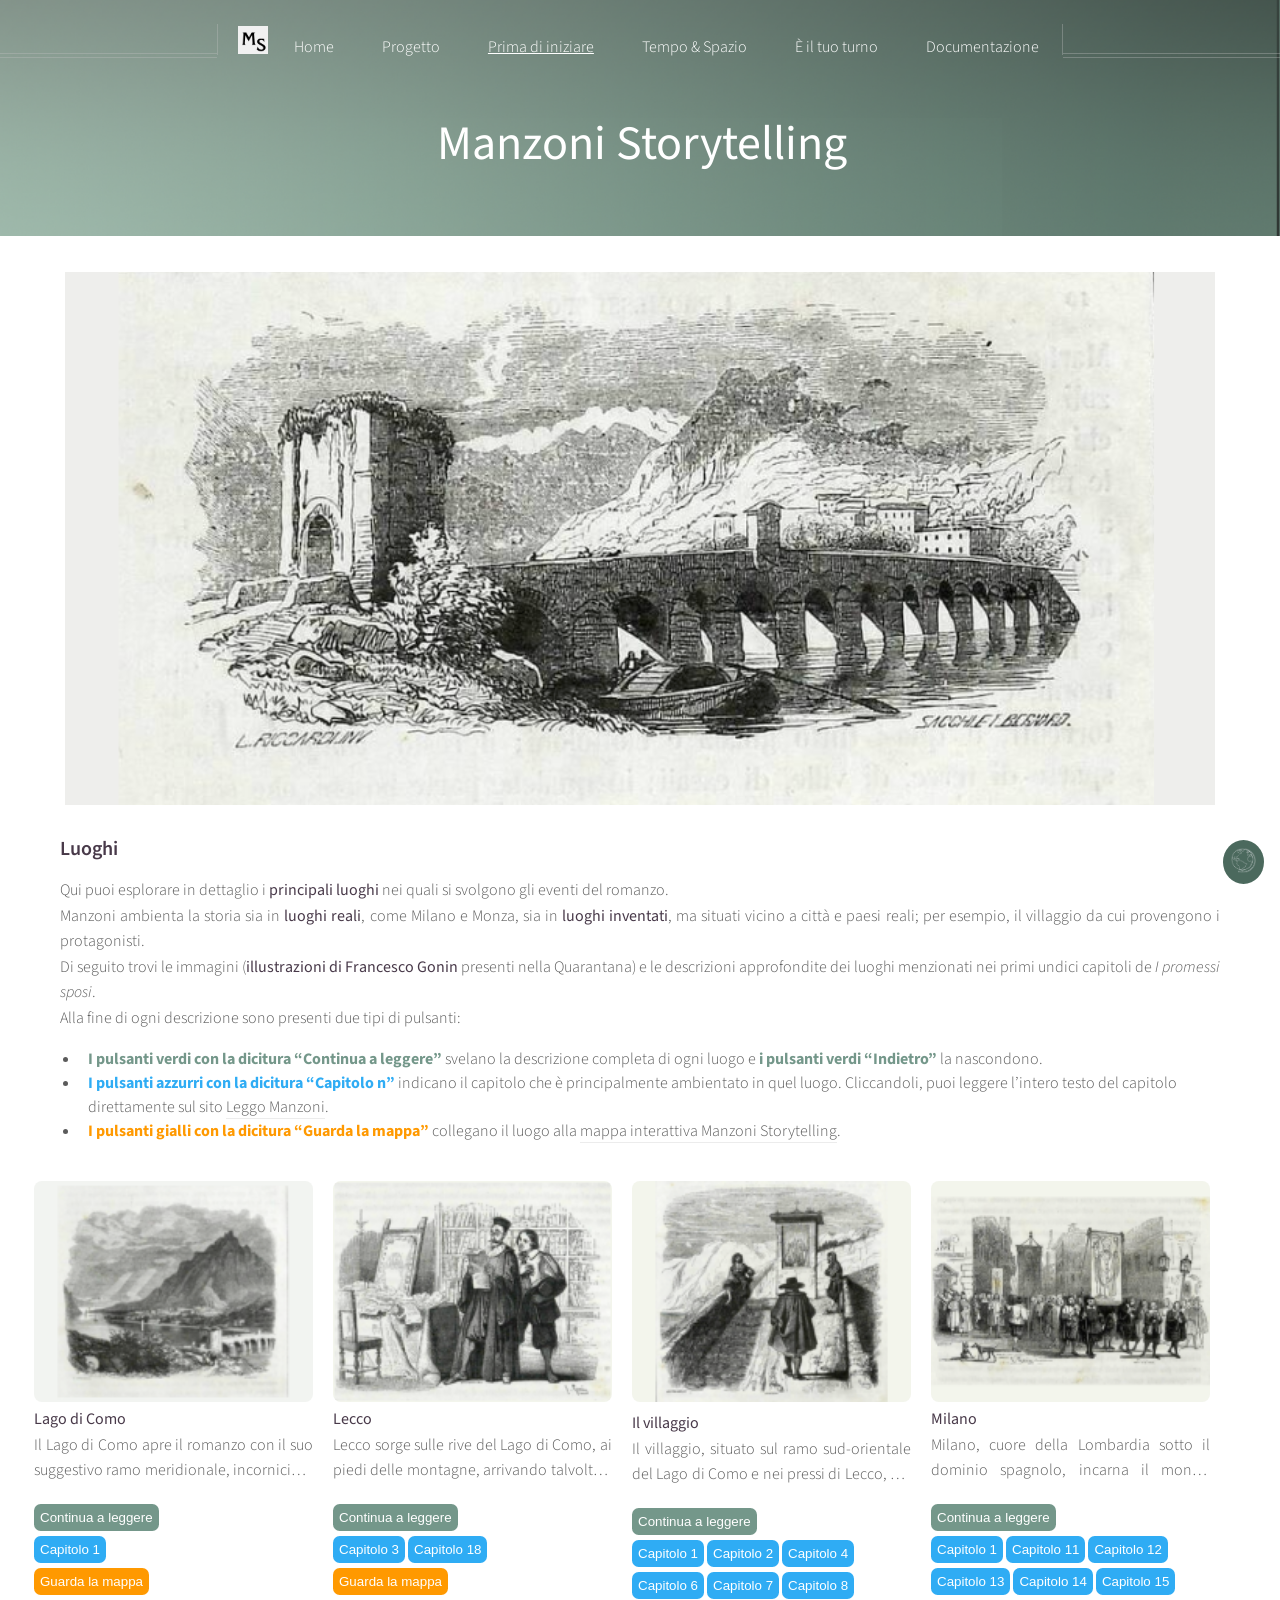
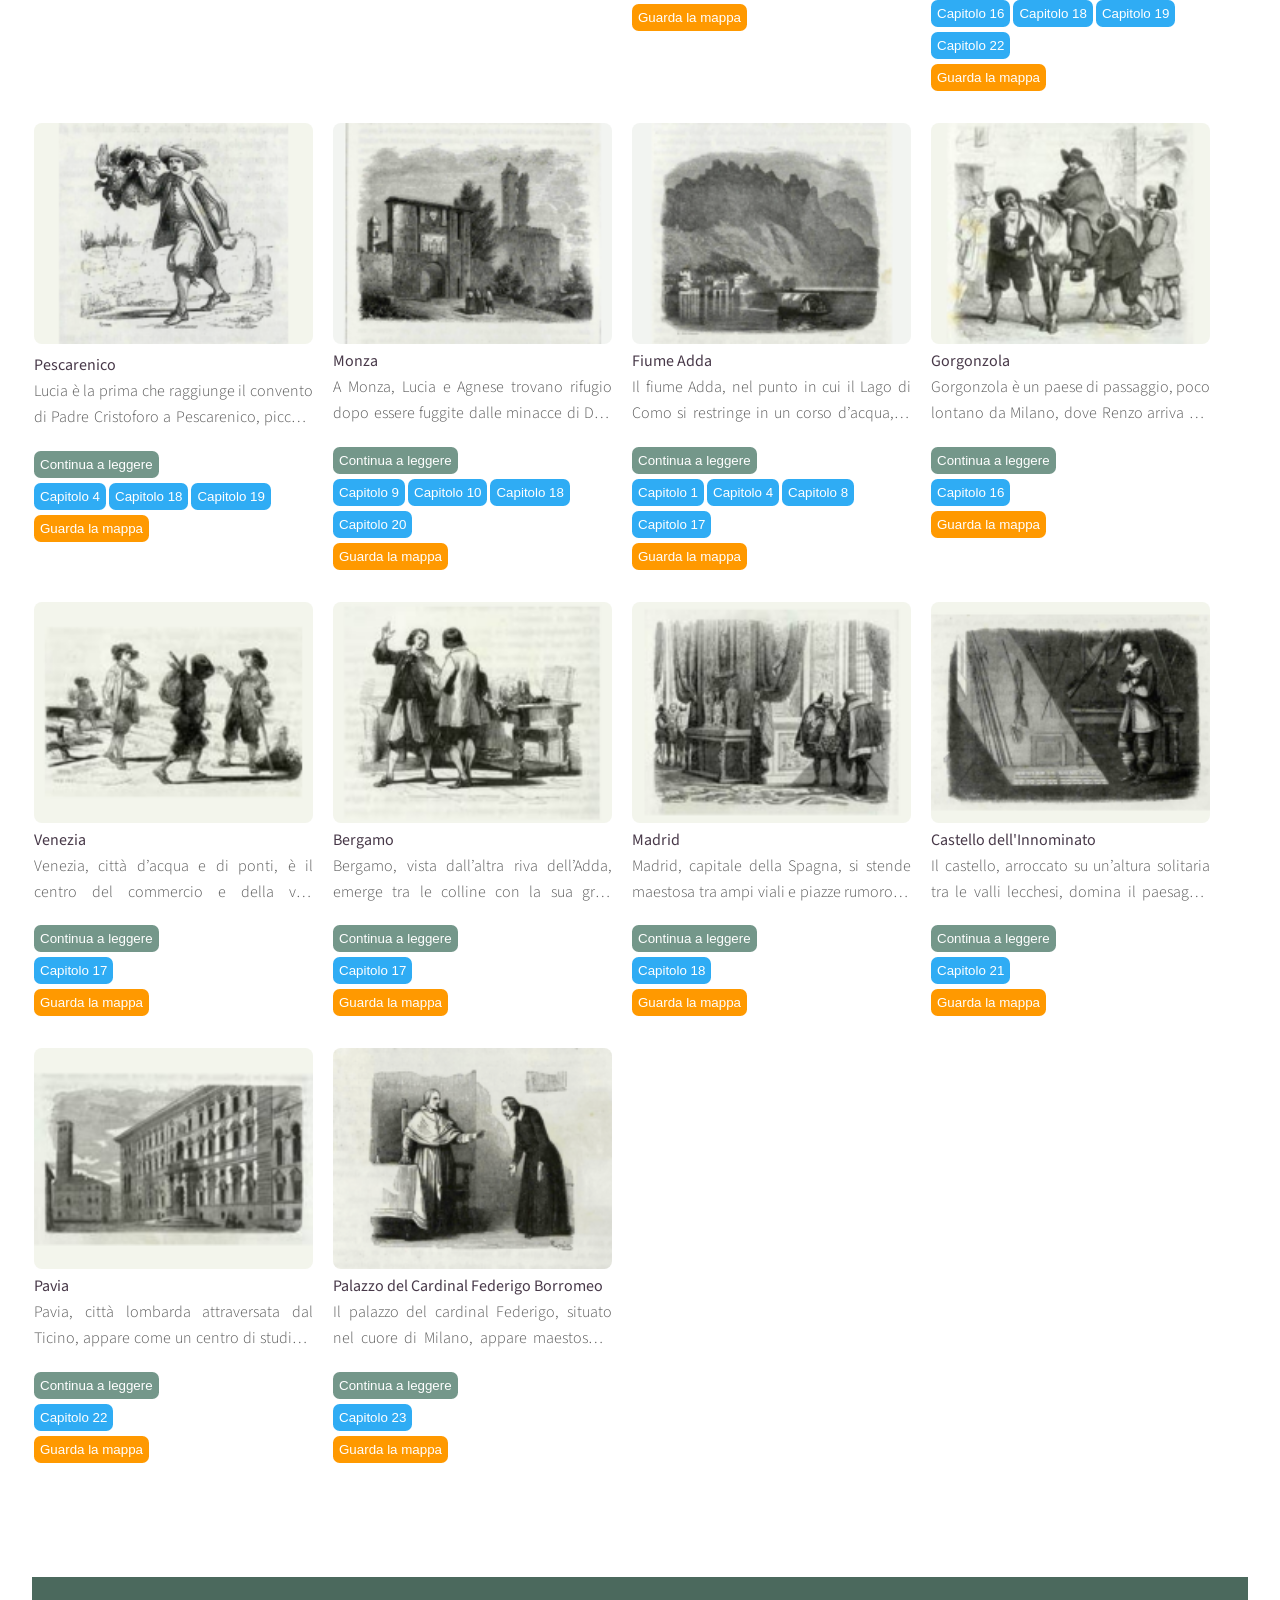
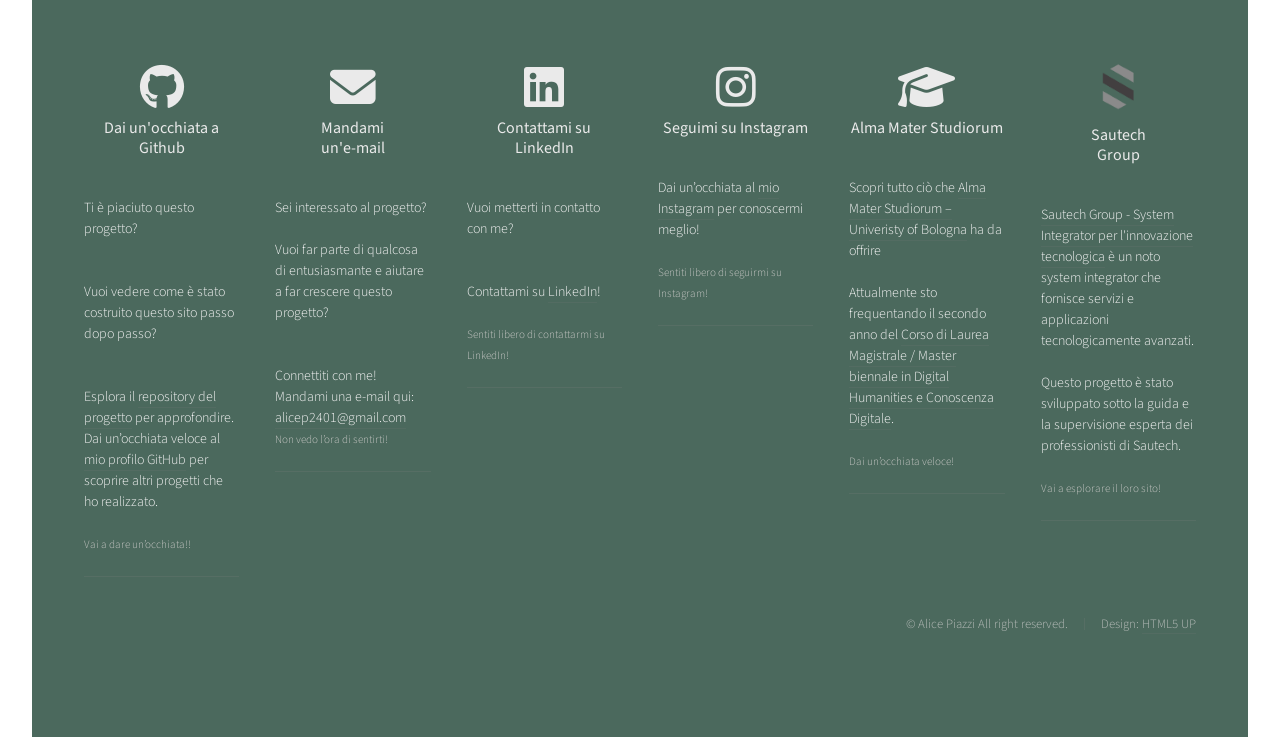
<file: places.html>
<!DOCTYPE HTML>
<!--
	Helios by HTML5 UP
	html5up.net | @ajlkn
	Free for personal and commercial use under the CCA 3.0 license (html5up.net/license)
-->
<html>
	<head>
		<title>Manzoni Storytelling - project</title>
		<meta charset="utf-8" />
		<meta name="viewport" content="width=device-width, initial-scale=1, user-scalable=no" />
		<link rel="stylesheet" href="css/main.css" />
		<noscript><link rel="stylesheet" href="css/noscript.css" /></noscript>
		<link rel="stylesheet" href="https://cdnjs.cloudflare.com/ajax/libs/font-awesome/6.5.0/css/all.min.css">
		<!-- Favicons -->
		<link href="images/MSlogo.png" rel="icon">
		<link href="images/apple-touch-icon.png" rel="apple-touch-icon">
	</head>
	<body class="no-sidebar is-preload">
		<div id="page-wrapper">

			<!-- Header -->
				<div id="header">

					<!-- Inner -->
						<div class="inner">
							<header>
								<h1><a href="index.html" id="logo">Manzoni Storytelling</a></h1>
							</header>
						</div>

					<!-- Nav -->
						<nav id="nav">
							<ul>
								<img src="images/MSlogo.png" alt="mslogo" height="30px" width="30px" class="navbarlogo">
								<li><a href="index.html">Home</a></li>
								<li><a href="project.html">Progetto</a></li>
								<li><a href="" class="nav-active-page">Prima di iniziare</a>
									<ul>
										<li><a href="author.html" class="navdrop">Autore</a></li>
										<li><a href="literarywork.html" class="navdrop">Romanzo</a></li>
										<li><a href="characters.html" class="navdrop">Personaggi</a></li>
										<li><a href="#" class="navdrop-active">Luoghi</a></li>
									</ul>
								</li>
								<li><a href="">Tempo & Spazio</a>
									<ul>
										<li><a href="timeline.html" class="navdrop">Fabula & Intreccio</a></li>
										<li><a href="manz-history.html" class="navdrop">Romanzo e cultura europea contemporanea</a></li>
										<li><a href="map.html" class="navdrop">Mappa</a></li>
									</ul>
								</li>
								<li><a href="">È il tuo turno</a>
									<ul>
										<li><a href="narrseqchallenge.html" class="navdrop">Sfida delle sequenze narrative</a></li>
										<li><a href="boxes.html" class="navdrop">Quanto conosci i presonaggi?</a></li>
										<li><a href="whichchar.html" class="navdrop">Che personaggio sei?</a></li>
									</ul>
								</li>

								<li><a href="">Documentazione</a>
									<ul>
										<li><a href="help.html" class="navdrop">Aiuto</a></li>
										<li><a href="references.html" class="navdrop">Bibliografia</a></li>
									</ul>
								</li>
						
							</ul>
						</nav>
<div class="languagepicker">
                                <img id="popupIcon" src="images/grigiopastello-removebg-preview.png" alt="world" height="25px" style="cursor:pointer;">
                            </div>

					<!-- Popup -->
					<div id="navpopup" class="navpopup">
						<div class="navpopup-content">
							<span id="closenavPopup" class="close">&times;</span>
							<p>
								<strong>Scegli la lingua</strong><br>
								Questo sito web è disponibile in molte lingue oltre all’italiano.
								Scegli qui la lingua che preferisci utilizzare per navigare i contenuti
								e svolgere gli esercizi nel modo più comodo e semplice per te.
							</p>
							<div id="google_translate_element"></div>
						</div>
					</div>	

				</div>

			<!-- Main -->
				<div class="wrapper style1">

					<div class="container">
						<article id="main" class="special">
							<header>
							
						
							</header>
							
							</p>
							<img src="images/ipsplacessized.png" alt="I promessi sposi cover 1840"class="responsive-img">
							
							<section id="charactersection">
								<header>
									<h3><a href="#"><strong>Luoghi</strong></a></h3>
							</header>
							<p>Qui puoi esplorare in dettaglio i <strong>principali luoghi</strong> nei quali si svolgono gli eventi del romanzo. <br>
								Manzoni ambienta la storia sia in <strong>luoghi reali</strong>, come Milano e Monza, sia in <strong>luoghi inventati</strong>, ma situati vicino a città e paesi reali; per esempio, il villaggio da cui provengono i protagonisti. <br>
								Di seguito trovi le immagini (<strong>illustrazioni di Francesco Gonin</strong> presenti nella Quarantana) e le descrizioni approfondite dei luoghi menzionati nei primi undici capitoli de <i>I promessi sposi</i>.<br>
								Alla fine di ogni descrizione sono presenti due tipi di pulsanti:
								<ul>
									<li><span style="color: #74978a; font-weight: bold;">I pulsanti verdi con la dicitura “Continua a leggere”</span> svelano la descrizione completa di ogni luogo e <span style="color: #74978a; font-weight: bold;">i pulsanti verdi “Indietro”</span> la nascondono.
									</li>
									<li>
										<span style="color:  rgb(47, 172, 244); font-weight: bold;">I pulsanti azzurri con la dicitura “Capitolo n”</span> indicano il capitolo che è principalmente ambientato in quel luogo. 
										Cliccandoli, puoi leggere l’intero testo del capitolo direttamente sul sito <a href="https://projects.dharc.unibo.it/leggomanzoni/confronta">Leggo Manzoni</a>.
									</li>
									<li>
										<span style="color: #ff9900; font-weight: bold;">I pulsanti gialli con la dicitura “Guarda la mappa”</span> collegano il luogo alla <a href="map.html">mappa interattiva Manzoni Storytelling</a>.
									</li>
								</ul>
							</p>
                            <br>
							<br>

<div class="charactersgridcontainer">

<div class="row d-flex flex-wrap text-center">
  
  <!-- Como Lake -->
  <div class="col-custom col-3 character-card">
    <img src="images/ComoLakegrid.png" alt="Como Lake" class="img-fluid mx-auto d-block">
    <h4 class="h6 mt-2">Lago di Como</h4>
	 <p class="small short-text">
		Il Lago di Como apre il romanzo con il suo suggestivo ramo meridionale, incorniciato da due catene montuose e punteggiato di insenature e promontori. Nei pressi di Lecco, le acque si restringono come un fiume sotto un ponte, trasformando il paesaggio naturale in una soglia simbolica tra pace e pericolo. Questo scenario stabilisce fin dall’inizio il tono realistico e poetico della narrazione.
		Più avanti, il lago diventa una via di fuga: da Pescarenico, Renzo, Lucia e Agnese seguono il piano di fra Cristoforo e prendono il largo su una barca. L’attraversamento del lago rappresenta così sia un salvataggio concreto, sia un passaggio simbolico verso la sicurezza e la speranza.
	</p>
	<button class="read-more-btn">Continua a leggere</button> <br>
	<button class="chapter-btn" data-link="https://projects.dharc.unibo.it/leggomanzoni/traduco">Capitolo 1</button> <br>
	<button class="look-map-btn" data-link="https://manzoni-storytelling.github.io/Manzoni_Storytelling/map.html">Guarda la mappa</button>
  </div>

  <!-- Lecco -->
  <div class="col-custom col-3 character-card">
    <img src="images/AZGleccogrid.png" alt="Lecco" class="img-fluid mx-auto d-block">
    <h4 class="h6 mt-2">Lecco</h4>
     <p class="small short-text"> 
		Lecco sorge sulle rive del Lago di Como, ai piedi delle montagne, arrivando talvolta a toccare l’acqua quando il livello del lago si alza. All’epoca della vicenda è un borgo fortificato con una guarnigione spagnola, simbolo del dominio straniero e delle sofferenze locali. Le strade tortuose offrono scorci mutevoli di cime e di acqua, riflettendo la bellezza aspra della Lombardia.
		Determinata a salvare il matrimonio, Agnese manda Renzo a Lecco per chiedere aiuto all’avvocato dottor Azzecca-garbugli. Ma la visita rivela subito la corruzione della legge: accolto inizialmente come un presunto amico dei potenti, Renzo viene scacciato con disprezzo non appena scoprono che è invece la loro vittima.</p>
	<button class="read-more-btn">Continua a leggere</button> <br>
	<button class="chapter-btn" data-link="https://projects.dharc.unibo.it/leggomanzoni/traduco">Capitolo 3</button>
	<button class="chapter-btn" data-link="https://projects.dharc.unibo.it/leggomanzoni/traduco">Capitolo 18</button> <br>
	<button class="look-map-btn" data-link="https://manzoni-storytelling.github.io/Manzoni_Storytelling/map.html">Guarda la mappa</button>
  </div>

  <!-- Unkown Village -->
  <div class="col-custom col-3 character-card">
    <img src="images/villagegrid.png" alt="Unknown Village" class="img-fluid mx-auto d-block">
    <h4 class="h6 mt-2"><h4>Il villaggio</h4>
    <p class="small short-text">
		Il villaggio, situato sul ramo sud-orientale del Lago di Como e nei pressi di Lecco, nel territorio lecchese, offre un tranquillo ambiente rurale. Don Abbondio, il parroco, passeggia serenamente recitando il breviario. Il sentiero forma una curva che si apre in un bivio: un ramo sale verso la canonica, l’altro scende fino a un ruscello. Una piccola cappelletta votiva raffigura le anime del Purgatorio, familiare simbolo della devozione contadina. In questo scenario pacifico emergono chiaramente la semplicità della vita del villaggio e la sua atmosfera religiosa. Ma la quiete si spezza all’improvviso quando Don Abbondio nota due uomini in attesa al bivio, trasformando il placido sentiero di campagna in un luogo di tensione e paura.</p>
	<button class="read-more-btn">Continua a leggere</button> <br>
	<button class="chapter-btn" data-link="https://projects.dharc.unibo.it/leggomanzoni/traduco">Capitolo 1</button>
	 <button class="chapter-btn" data-link="https://projects.dharc.unibo.it/leggomanzoni/traduco">Capitolo 2</button> 
	 <button class="chapter-btn" data-link="https://projects.dharc.unibo.it/leggomanzoni/traduco">Capitolo 4</button> <br>
	<button class="chapter-btn" data-link="https://projects.dharc.unibo.it/leggomanzoni/traduco">Capitolo 6</button>  
	<button class="chapter-btn" data-link="https://projects.dharc.unibo.it/leggomanzoni/traduco">Capitolo 7</button>
	<button class="chapter-btn" data-link="https://projects.dharc.unibo.it/leggomanzoni/traduco">Capitolo 8</button> <br>
	<button class="look-map-btn" data-link="https://manzoni-storytelling.github.io/Manzoni_Storytelling/map.html">Guarda la mappa</button>
  </div>

  <!-- Milan -->
  <div class="col-custom col-3 character-card">
    <img src="images/gridemilangrid.png" alt="Milan" class="img-fluid mx-auto d-block">
    <h4 class="h6 mt-2">Milano</h4>
    <p class="small short-text">
		Milano, cuore della Lombardia sotto il dominio spagnolo, incarna il mondo dell’autorità, del privilegio e della corruzione. Dietro i palazzi imponenti e il potere politico si nasconde una città segnata da carestia, ingiustizia e dal controllo violento dei bravi. Qui i governatori emanano senza tregua gride, proclami severi che nessuno rispetta, rivelando un governo forte solo in apparenza ma impotente nella realtà. Milano diventa così il simbolo del degrado morale, dove la legge crolla e il popolo soffre. È verso questa città, emblema insieme di potere e corruzione, che Renzo è infine destinato a dirigersi.</p>
	<button class="read-more-btn">Continua a leggere</button> <br>
	<button class="chapter-btn" data-link="https://projects.dharc.unibo.it/leggomanzoni/traduco">Capitolo 1</button>
	<button class="chapter-btn" data-link="https://projects.dharc.unibo.it/leggomanzoni/traduco">Capitolo 11</button>
	<button class="chapter-btn" data-link="https://projects.dharc.unibo.it/leggomanzoni/traduco">Capitolo 12</button>
	<button class="chapter-btn" data-link="https://projects.dharc.unibo.it/leggomanzoni/traduco">Capitolo 13</button>
	<button class="chapter-btn" data-link="https://projects.dharc.unibo.it/leggomanzoni/traduco">Capitolo 14</button>
	<button class="chapter-btn" data-link="https://projects.dharc.unibo.it/leggomanzoni/traduco">Capitolo 15</button>
	<button class="chapter-btn" data-link="https://projects.dharc.unibo.it/leggomanzoni/traduco">Capitolo 16</button>
	<button class="chapter-btn" data-link="https://projects.dharc.unibo.it/leggomanzoni/traduco">Capitolo 18</button>
	<button class="chapter-btn" data-link="https://projects.dharc.unibo.it/leggomanzoni/traduco">Capitolo 19</button>
	<button class="chapter-btn" data-link="https://projects.dharc.unibo.it/leggomanzoni/traduco">Capitolo 22</button><br>
	<button class="look-map-btn" data-link="https://manzoni-storytelling.github.io/Manzoni_Storytelling/map.html">Guarda la mappa</button>
  </div>
</div>

<br>
<br>

<div class="row d-flex flex-wrap text-center">
	<!-- Pescarenico -->
  <div class="col-custom col-3 character-card">
    <img src="images/pescarenicogrid.png" alt="Pescarenico" class="img-fluid mx-auto d-block">
    <h4 class="h6 mt-2"><h4>Pescarenico</h4>
    <p class="small short-text"> 
		Lucia è la prima che raggiunge il convento di Padre Cristoforo a Pescarenico, piccolo villaggio situato sulla riva sinistra dell’Adda, vicino al ponte e alla strada che conduce da Lecco a Bergamo. Il paese, con le sue case di pescatori e le reti stese ad asciugare, offre un ambiente sereno e pittoresco. Lucia confida a Padre Cristoforo che Don Rodrigo l’ha importunata vicino al filatoio, arrivando persino a scommettere di poterla conquistare. Sconvolta, segue il consiglio del frate: restare in casa, pregare e affrettare le nozze per evitare nuovi pericoli. Lucia racconta questo episodio spaventoso anche a Renzo e ad Agnese, e Padre Cristoforo li accoglie offrendo protezione, guida e conforto nel tranquillo scenario del villaggio.</p>
	<button class="read-more-btn">Continua a leggere</button> <br>
	<button class="chapter-btn" data-link="https://projects.dharc.unibo.it/leggomanzoni/traduco">Capitolo 4</button> 
	<button class="chapter-btn" data-link="https://projects.dharc.unibo.it/leggomanzoni/traduco">Capitolo 18</button>
	<button class="chapter-btn" data-link="https://projects.dharc.unibo.it/leggomanzoni/traduco">Capitolo 19</button><br>
	<button class="look-map-btn" data-link="https://manzoni-storytelling.github.io/Manzoni_Storytelling/map.html">Guarda la mappa</button>
  </div>

  	<!-- Monza -->
  <div class="col-custom col-3 character-card">
    <img src="images/monzagrid.png" alt="Monza" class="img-fluid mx-auto d-block">
    <h4 class="h6 mt-2">Monza</h4>
    <p class="small short-text">
		A Monza, Lucia e Agnese trovano rifugio dopo essere fuggite dalle minacce di Don Rodrigo. Guidate al convento delle Cappuccine, incontrano una giovane monaca nobile, la cui autorità e influenza assicurano loro protezione. Nel parlatorio, la monaca interroga Lucia con una curiosità insolita, quasi deridendo le sue paure, lasciandola inquieta. Tuttavia, concede alle due donne una stanza sicura all’interno del monastero, dove sono trattate con rispetto e discrezione. Monza diventa così un santuario temporaneo, mentre la narrazione si prepara a tornare su Don Rodrigo e sui suoi piani frustrati.
	</p>
	<button class="read-more-btn">Continua a leggere</button> <br>
	<button class="chapter-btn" data-link="https://projects.dharc.unibo.it/leggomanzoni/traduco">Capitolo 9</button> 
	<button class="chapter-btn" data-link="https://projects.dharc.unibo.it/leggomanzoni/traduco">Capitolo 10</button>
	<button class="chapter-btn" data-link="https://projects.dharc.unibo.it/leggomanzoni/traduco">Capitolo 18</button> 
	<button class="chapter-btn" data-link="https://projects.dharc.unibo.it/leggomanzoni/traduco">Capitolo 20</button> <br> 
	<button class="look-map-btn" data-link="https://manzoni-storytelling.github.io/Manzoni_Storytelling/map.html">Guarda la mappa</button>
  </div>
  
<!-- Adda river -->
  <div class="col-custom col-3 character-card">
    <img src="images/addagrid.png" alt="Adda River" class="img-fluid mx-auto d-block">
    <h4 class="h6 mt-2">Fiume Adda</h4>
   <p class="small short-text">
		Il fiume Adda, nel punto in cui il Lago di Como si restringe in un corso d’acqua, fa da sfondo alla fuga di Renzo e Lucia. Sulla sua riva sinistra si trova Pescarenico, piccolo villaggio di pescatori con le reti stese e i pendii autunnali delle montagne. Il vicino convento di Padre Cristoforo offre rifugio e guida. Da queste sponde i fuggitivi attraversano il Bione in barca e proseguono il loro cammino verso la salvezza. Il fiume e il suo paesaggio uniscono bellezza naturale e tensione narrativa, diventando simbolo di fiducia, pazienza e protezione divina.
	</p>
	<button class="read-more-btn">Continua a leggere</button> <br>
	<button class="chapter-btn" data-link="https://projects.dharc.unibo.it/leggomanzoni/traduco">Capitolo 1</button> 
	<button class="chapter-btn" data-link="https://projects.dharc.unibo.it/leggomanzoni/traduco">Capitolo 4</button>
	<button class="chapter-btn" data-link="https://projects.dharc.unibo.it/leggomanzoni/traduco">Capitolo 8</button>
	<button class="chapter-btn" data-link="https://projects.dharc.unibo.it/leggomanzoni/traduco">Capitolo 17</button> <br>
	<button class="look-map-btn" data-link="https://manzoni-storytelling.github.io/Manzoni_Storytelling/map.html">Guarda la mappa</button>
  </div>

<!-- Gorgonzola -->
  <div class="col-custom col-3 character-card">
    <img src="images/gorgonzolagrid.png" alt="Gorgonzola" class="img-fluid mx-auto d-block">
    <h4 class="h6 mt-2">Gorgonzola</h4>
    <p class="small short-text">
		Gorgonzola è un paese di passaggio, poco lontano da Milano, dove Renzo arriva nel tardo pomeriggio durante la fuga. È un luogo di sosta lungo la strada verso Bergamo, con un’osteria frequentata da gente del posto e da viaggiatori. Qui Renzo cerca informazioni senza destare sospetti, usando il nome del paese come copertura per nascondere la sua vera meta. L’atmosfera è carica di curiosità e di voci sulle sommosse di Milano, che arrivano fin lì deformate dai racconti, rendendo il luogo insicuro e spingendo Renzo a ripartire in fretta.
	</p>
	<button class="read-more-btn">Continua a leggere</button> <br>
	<button class="chapter-btn" data-link="https://projects.dharc.unibo.it/leggomanzoni/traduco">Capitolo 16</button> <br>
	<button class="look-map-btn" data-link="https://manzoni-storytelling.github.io/Manzoni_Storytelling/map.html">Guarda la mappa</button>
  </div>
</div>
</div>

<br>
<br>
<div class="row d-flex flex-wrap text-center">
<!-- Venezia -->
  <div class="col-custom col-3 character-card">
    <img src="images/veneziagrid.png" alt="Venezia" class="img-fluid mx-auto d-block">
    <h4 class="h6 mt-2">Venezia</h4>
    <p class="small short-text">
		Venezia, città d’acqua e di ponti, è il centro del commercio e della vita mercantile del Nord Italia. I canali luccicano sotto il sole e le gondole scivolano tra palazzi alti e logge ornate, mentre il rumore dei remi si mescola ai richiami dei mercanti. La città rappresenta potere, ricchezza e ingegno umano, ma anche insidie e leggi severe: è qui che si decide il destino di chi cerca aiuto o protezione, tra dogi, senatori e mercanti. Per Renzo, Venezia appare come una tappa obbligata di traffici e interventi istituzionali, lontana dal calore familiare ma necessaria per la provvidenza e la giustizia.
	</p>
	<button class="read-more-btn">Continua a leggere</button> <br>
	<button class="chapter-btn" data-link="https://projects.dharc.unibo.it/leggomanzoni/traduco">Capitolo 17</button> <br>
	<button class="look-map-btn" data-link="https://manzoni-storytelling.github.io/Manzoni_Storytelling/map.html">Guarda la mappa</button>
  </div>


<!-- Bergamo -->
  <div class="col-custom col-3 character-card">
    <img src="images/bergamogrid.png" alt="Bergamo" class="img-fluid mx-auto d-block">
    <h4 class="h6 mt-2">Bergamo</h4>
    <p class="small short-text">
		Bergamo, vista dall’altra riva dell’Adda, emerge tra le colline con la sua gran macchia biancastra e i borghi sparsi. Le case e le torri si affacciano su pianure coltivate e sentieri che conducono alla città alta. Per Renzo, Bergamo rappresenta rifugio e speranza: una terra di lavoro, familiarità e sicurezza dopo la fuga da Milano. Le strade affollate, i filatoi e le botteghe raccontano la vita laboriosa dei bergamaschi, e la città diventa simbolo di ospitalità, provvidenza e rinascita, in contrasto con le ansie e i pericoli della città di partenza.
	</p>
	<button class="read-more-btn">Continua a leggere</button> <br>
	<button class="chapter-btn" data-link="https://projects.dharc.unibo.it/leggomanzoni/traduco">Capitolo 17</button> <br>
	<button class="look-map-btn" data-link="https://manzoni-storytelling.github.io/Manzoni_Storytelling/map.html">Guarda la mappa</button>
  </div>


<!-- Madrid  -->
  <div class="col-custom col-3 character-card">
    <img src="images/madridgrid.png" alt="Madrid" class="img-fluid mx-auto d-block">
    <h4 class="h6 mt-2">Madrid</h4>
    <p class="small short-text">
		Madrid, capitale della Spagna, si stende maestosa tra ampi viali e piazze rumorose, dove il ritmo della città e l’autorità del potere si percepiscono in ogni angolo. Il palazzo reale e le corti antiche dominano dall’alto, mentre mercati, taverne e strade affollate testimoniano la vita quotidiana dei cittadini. Per Attilio, che vi arriva per una missione diplomatica, Madrid rappresenta un crocevia di formalità, influenza e prestigio: ogni incontro col Consiglio segreto o con dignitari della corte richiede prudenza, osservazione e calcolo. La città è simbolo di potere istituzionale e intrighi, un luogo in cui si decide il destino delle persone con un gesto, una parola o una lettera, e dove il filo tra fortuna e pericolo è sottilissimo.
	</p>
	<button class="read-more-btn">Continua a leggere</button> <br>
	<button class="chapter-btn" data-link="https://projects.dharc.unibo.it/leggomanzoni/traduco">Capitolo 18</button> <br>
	<button class="look-map-btn" data-link="https://manzoni-storytelling.github.io/Manzoni_Storytelling/map.html">Guarda la mappa</button>
  </div>

  <!-- Castello dell'Innominato  -->
  <div class="col-custom col-3 character-card">
    <img src="images/castellodellinnominatogrid.png" alt="Castello dell'Innominato" class="img-fluid mx-auto d-block">
    <h4 class="h6 mt-2">Castello dell'Innominato</h4>
    <p class="small short-text">
		Il castello, arroccato su un’altura solitaria tra le valli lecchesi, domina il paesaggio circostante con la sua struttura imponente e isolata. La posizione elevata, lontana dai centri abitati, gli conferisce un’aria minacciosa e maestosa, immersa in un ambiente selvaggio e poco accessibile, che accentua la sensazione di mistero e potere che vi aleggia.
	</p>
	<button class="read-more-btn">Continua a leggere</button> <br>
	<button class="chapter-btn" data-link="https://projects.dharc.unibo.it/leggomanzoni/traduco">Capitolo 21</button> <br>
	<button class="look-map-btn" data-link="https://manzoni-storytelling.github.io/Manzoni_Storytelling/map.html">Guarda la mappa</button>
  </div>
</div>

<br>
<br>
<div class="row d-flex flex-wrap text-center">
<!-- Pavia  -->
  <div class="col-custom col-3 character-card">
    <img src="images/paviagrid.png" alt="Pavia" class="img-fluid mx-auto d-block">
    <h4 class="h6 mt-2">Pavia</h4>
    <p class="small short-text">
		Pavia, città lombarda attraversata dal Ticino, appare come un centro di studio e di formazione religiosa. È un luogo ordinato e raccolto, sede di collegi e istituzioni ecclesiastiche, dove prevalgono la riflessione, la disciplina e l’impegno intellettuale. Qui Federigo Borromeo compie parte della sua formazione giovanile, in un ambiente che favorisce la cultura, la carità e il senso del dovere, lontano dalle violenze e dalle tensioni che segnano altri luoghi della vicenda.
	</p>
	<button class="read-more-btn">Continua a leggere</button> <br>
	<button class="chapter-btn" data-link="https://projects.dharc.unibo.it/leggomanzoni/traduco">Capitolo 22</button> <br>
	<button class="look-map-btn" data-link="https://manzoni-storytelling.github.io/Manzoni_Storytelling/map.html">Guarda la mappa</button>
  </div>
  
  <!-- Palazzo del Cardinal Federigo Borromeo  -->
  <div class="col-custom col-3 character-card">
    <img src="images/palazzofederigoborromeogrid.png" alt="Palazzo del Cardinal Federigo Borromeo" class="img-fluid mx-auto d-block">
    <h4 class="h6 mt-2">Palazzo del Cardinal Federigo Borromeo</h4>
    <p class="small short-text">
		Il palazzo del cardinal Federigo, situato nel cuore di Milano, appare maestoso e raccolto, con un portone ampio che conduce a cortili luminosi e stanze ornate con sobria eleganza. L’interno offre un ambiente solenne e tranquillo, dove la luce filtra dalle alte finestre, creando angoli di riflessione e di quiete, adatti a studi e conversazioni profonde. Qui si respira un’atmosfera di ordine e di disciplina, accompagnata da una gentilezza naturale che invita al rispetto e alla fiducia.
	</p>
	<button class="read-more-btn">Continua a leggere</button> <br>
	<button class="chapter-btn" data-link="https://projects.dharc.unibo.it/leggomanzoni/traduco">Capitolo 23</button> <br>
	<button class="look-map-btn" data-link="https://manzoni-storytelling.github.io/Manzoni_Storytelling/map.html">Guarda la mappa</button>
  </div>
</div>						
</section>
</article>
						
					

</div>

<br>


		<!-- Footer -->
				<div id="footer">
					<div class="container">
						<div class="row">
								

							<!-- Posts -->
								<section class="col-2 col-12-mobile">
									<header>
										<h2>
											<span class="circled">
												<a href="https://github.com/alicepiazzi" target="_blank"><i class="fa-brands fa-github fa-beat-fade"></i></a>
											</span> <br>
											<h6>Dai un'occhiata a Github</h6>
										</h2>
									</header>
									<br>
									<ul class="divided">
										<li>
											<article class="tweet">
												Ti è piaciuto questo progetto? <br>
												<br>
												<br>
												Vuoi vedere come è stato costruito questo sito passo dopo passo?<br>
												<br>
												<br>
												Esplora il <a href="https://github.com/manzoni-storytelling/Manzoni_Storytelling" target="_blank">repository del progetto</a> per approfondire. <br> 
												Dai un’occhiata veloce al <a href="https://github.com/alicepiazzi" target="_blank">mio profilo GitHub</a> per scoprire altri progetti che ho realizzato.
												<br>
												<br>
												<span class="timestamp">Vai a dare un’occhiata!!</span> 
											</article>
										</li>
										
										<li></li>
									</ul>
								</section>


									<!-- Tweets -->
								<section class="col-2 col-12-mobile">
									<header>
										<h2>
											<span class="circled">
												<a href="mailto:alicep2401@gmail.com"><i class="fa-solid fa-envelope fa-shake"></i></a>
											</span> <br>
											<h6>Mandami <br> 
												un'e-mail</h6>
										</h2>
									</header>
									<br>
									<ul class="divided">
										<li>
											<article class="tweet">
												Sei interessato al progetto? 
												<br>
												<br>
												Vuoi far parte di qualcosa di entusiasmante e aiutare a far crescere questo progetto? <br>
												<br>
												<br>
												Connettiti con me! Mandami una e-mail qui: <a href="mailto:alicep2401@gmail.com">alicep2401@gmail.com</a>
												<br>
												<span class="timestamp">Non vedo l’ora di sentirti!</span> 
											</article>
										</li>
										<li></li>
									</ul>
								</section>

								<!-- Tweets -->
								<section class="col-2 col-12-mobile">
									<header>
										<h2>
											<span class="circled">
												<a href="https://www.linkedin.com/in/alice-piazzi-4a6687259/" target="_blank"><i class="fa-brands fa-linkedin fa-bounce"></i></a>
											</span> <br>
											<h6>Contattami su LinkedIn</h6>
										</h2>
									</header>
									<br>
									<ul class="divided">
										<li>
											<article class="tweet">
												Vuoi metterti in contatto con me?<br>
												<br>
												<br>
												Contattami su <a href="https://www.linkedin.com/in/alice-piazzi-4a6687259/" target="_blank">LinkedIn</a>!
												<br>
												<br>
												<span class="timestamp">Sentiti libero di contattarmi su LinkedIn!</span> 
											</article>
										</li>
										<li></li>
									</ul>
								</section>
								
<!-- Photos -->
								<section class="col-2 col-12-mobile">
									<header>
										<h2>
											<span class="circled">
												<a href="https://www.instagram.com/alice.piazzii/" target="_blank"><i class="fa-brands fa-instagram fa-bounce"></i></a>
											</span> <br>
											<h6>Seguimi su Instagram</h6>
										</h2>
									</header>
									<br>
									<ul class="divided">
										<li>
											<article class="tweet">
												Dai un’occhiata al <a href="https://www.instagram.com/alice.piazzii/">mio Instagram</a> per conoscermi meglio!
												<br>
												<br>
												<span class="timestamp">Sentiti libero di seguirmi su Instagram!</span> 
											</article>
										</li>
										<li></li>
									</ul>

								</section>


								<section class="col-2 col-12-mobile">
									<header>
										<h2>
											<span class="circled">
												<a href="https://corsi.unibo.it/2cycle/DigitalHumanitiesKnowledge"><i class="fa-solid fa-graduation-cap fa-shake"></i></a>
											</span> <br>
											<h6>Alma Mater Studiorum</h6>
										</h2>
									</header>
									<br>
									<ul class="divided">
										<li>
											<article class="tweet">
												Scopri tutto ciò che <a href="https://www.unibo.it/it">Alma Mater Studiorum – Univeristy of Bologna</a> ha da offrire
												<br>
												<br>
												Attualmente sto frequentando il secondo anno del <a href="https://corsi.unibo.it/2cycle/DigitalHumanitiesKnowledge">Corso di Laurea Magistrale / Master biennale in Digital Humanities e Conoscenza Digitale</a>.
												<br>
												<br>
												<span class="timestamp">Dai un’occhiata veloce!</span> 
											</article>
										</li>
										<li></li>
									</ul>
								</section>


								<section class="col-2 col-12-mobile">
									<header>
										<h2>
											<span class="circled">
												<a href="https://www.sautechgroup.com/"><i class="fa-beat-fade"><img src="images/Logo-Sautech.png" alt="" height="50px" ></i></a>
											</span>
											<h6>Sautech <br>
												Group</h6>
										</h2>
									</header>
									<br>
									<ul class="divided">
										<li>
											<article class="tweet">
												<a href="https://www.sautechgroup.com/">Sautech Group - System Integrator per l'innovazione tecnologica</a> è un noto system integrator che fornisce servizi e applicazioni tecnologicamente avanzati. 
												<br>
												<br>
												Questo progetto è stato sviluppato sotto la guida e la supervisione esperta dei professionisti di Sautech.
												<br>
												<br>
												<span class="timestamp">Vai a esplorare il loro sito!</span> 
											</article>
										</li>
										<li></li>
									</ul>
								</section>

		
								
						</div>
						<br>
						<br>
					
						<hr />
<br>
								<!-- Copyright -->
									<div class="copyright">
										<ul class="menu">
											<li>&copy; Alice Piazzi All right reserved.</li><li>Design: <a href="http://html5up.net">HTML5 UP</a></li>
										</ul>
									</div>

							</div>

						</div>
					</div>
				</div>

		</div>

		<!-- Scripts -->
			<script src="js/jquery.min.js"></script>
			<script src="js/jquery.dropotron.min.js"></script>
			<script src="js/jquery.scrolly.min.js"></script>
			<script src="js/jquery.scrollex.min.js"></script>
			<script src="js/browser.min.js"></script>
			<script src="js/breakpoints.min.js"></script>
			<script src="js/util.js"></script>
			<script src="js/main.js"></script>


							<script>
document.querySelectorAll('.read-more-btn').forEach(btn => {
  btn.addEventListener('click', () => {
    const text = btn.previousElementSibling;
    text.classList.toggle('expanded');
    btn.textContent = text.classList.contains('expanded') ? 'Indietro' : 'Continua a leggere';
  });
});
</script>



			</script>
			<script>
document.querySelectorAll('[data-link]').forEach(btn => {
  btn.addEventListener('click', function (e) {
    // Se vuoi aprire in una nuova scheda usa window.open(url,'_blank')
    let url = this.dataset.link;

    // Se l'URL contiene un parametro place non codificato, lo codifichiamo.
    if (url.includes('?place=')) {
      url = url.replace(/(\?place=)(.*)/, function(_, p, place){
        return p + encodeURIComponent(place);
      });
    }

    // Redirect
    window.location.href = url;
  });
});
</script>
	</body>
</html>



<script type="text/javascript">
function googleTranslateElementInit() {
  new google.translate.TranslateElement({
    pageLanguage: 'it', // lingua originale
    includedLanguages: 'en,fr,es,de,zh-CN,ja,ru,pt,ar', // lingue disponibili, con l'inglese per prima
    layout: google.translate.TranslateElement.InlineLayout.SIMPLE
  }, 'google_translate_element');
}
</script>
<script type="text/javascript" src="//translate.google.com/translate_a/element.js?cb=googleTranslateElementInit">
</script>
<script>


document.getElementById("languagepicker").addEventListener("click", function(e){
    e.preventDefault();
    e.stopPropagation();
    document.getElementById("navpopup").classList.add("show");
});
</script>
</file>
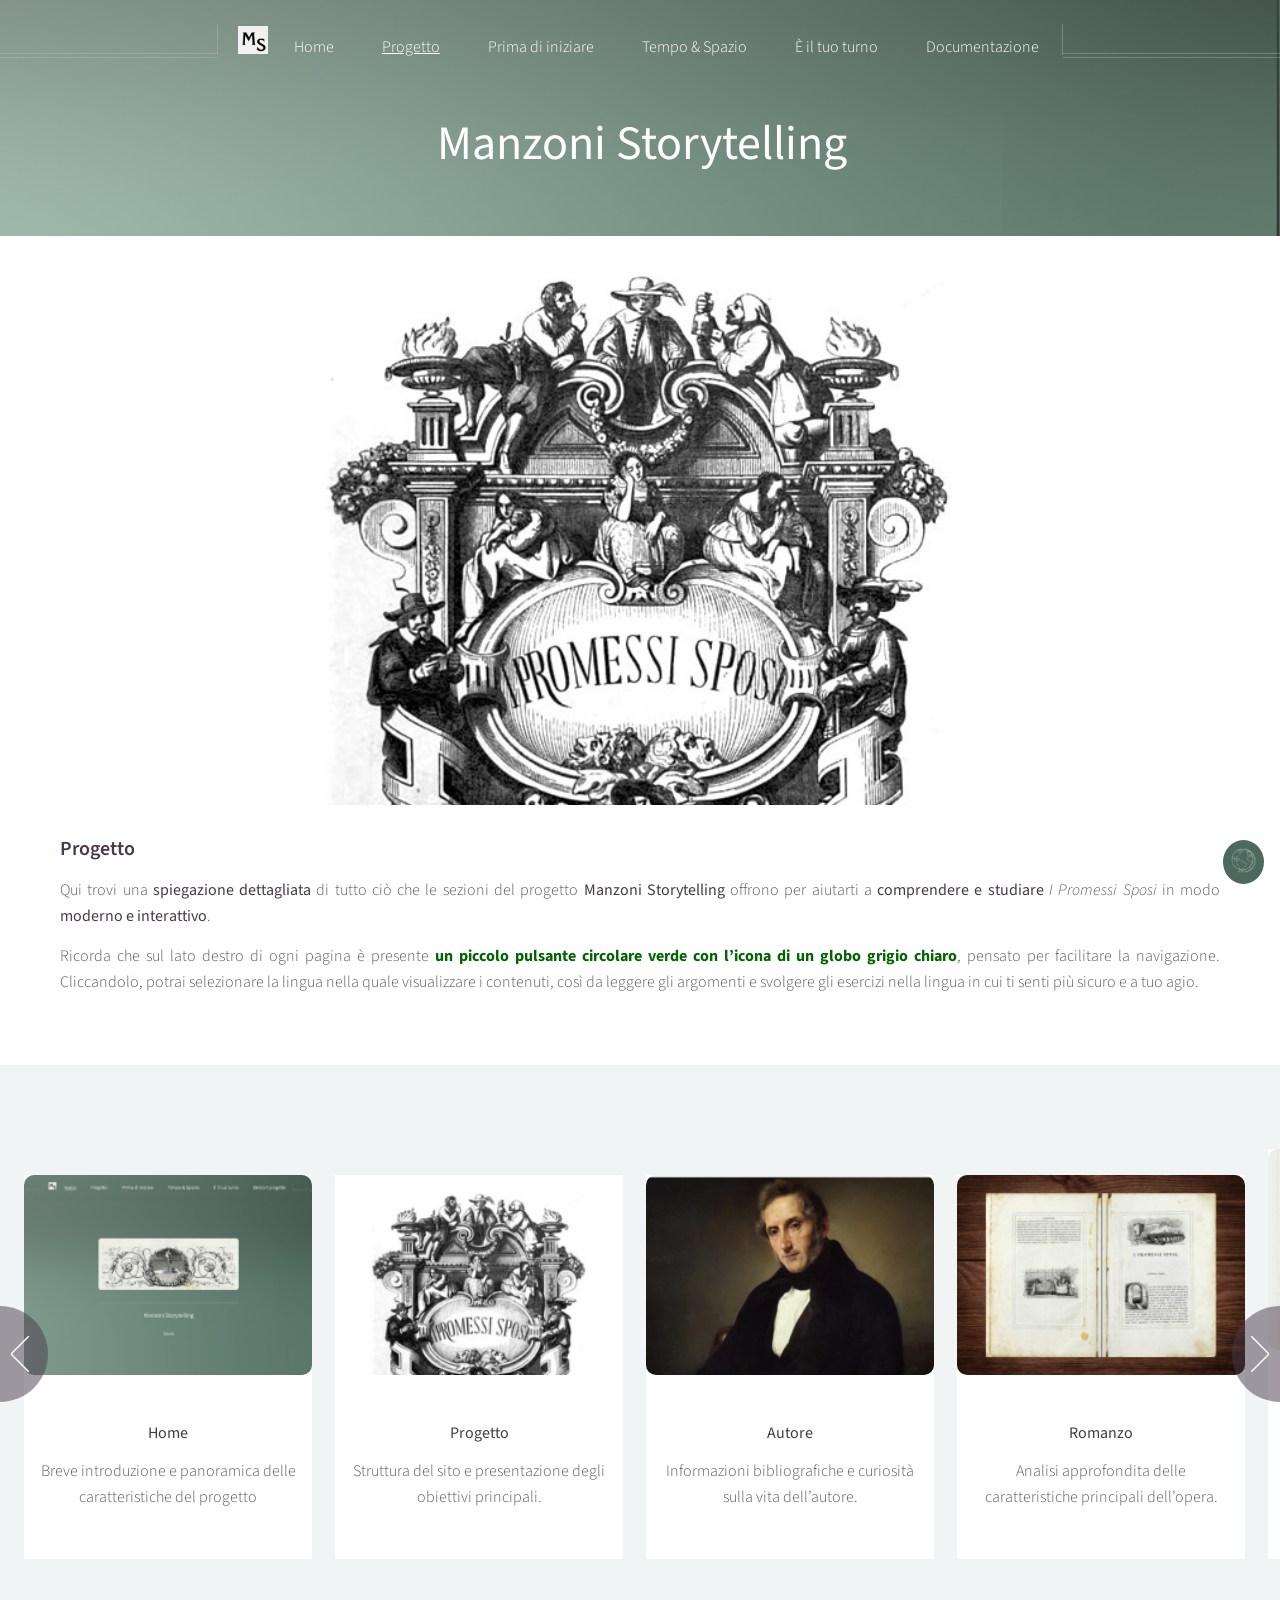
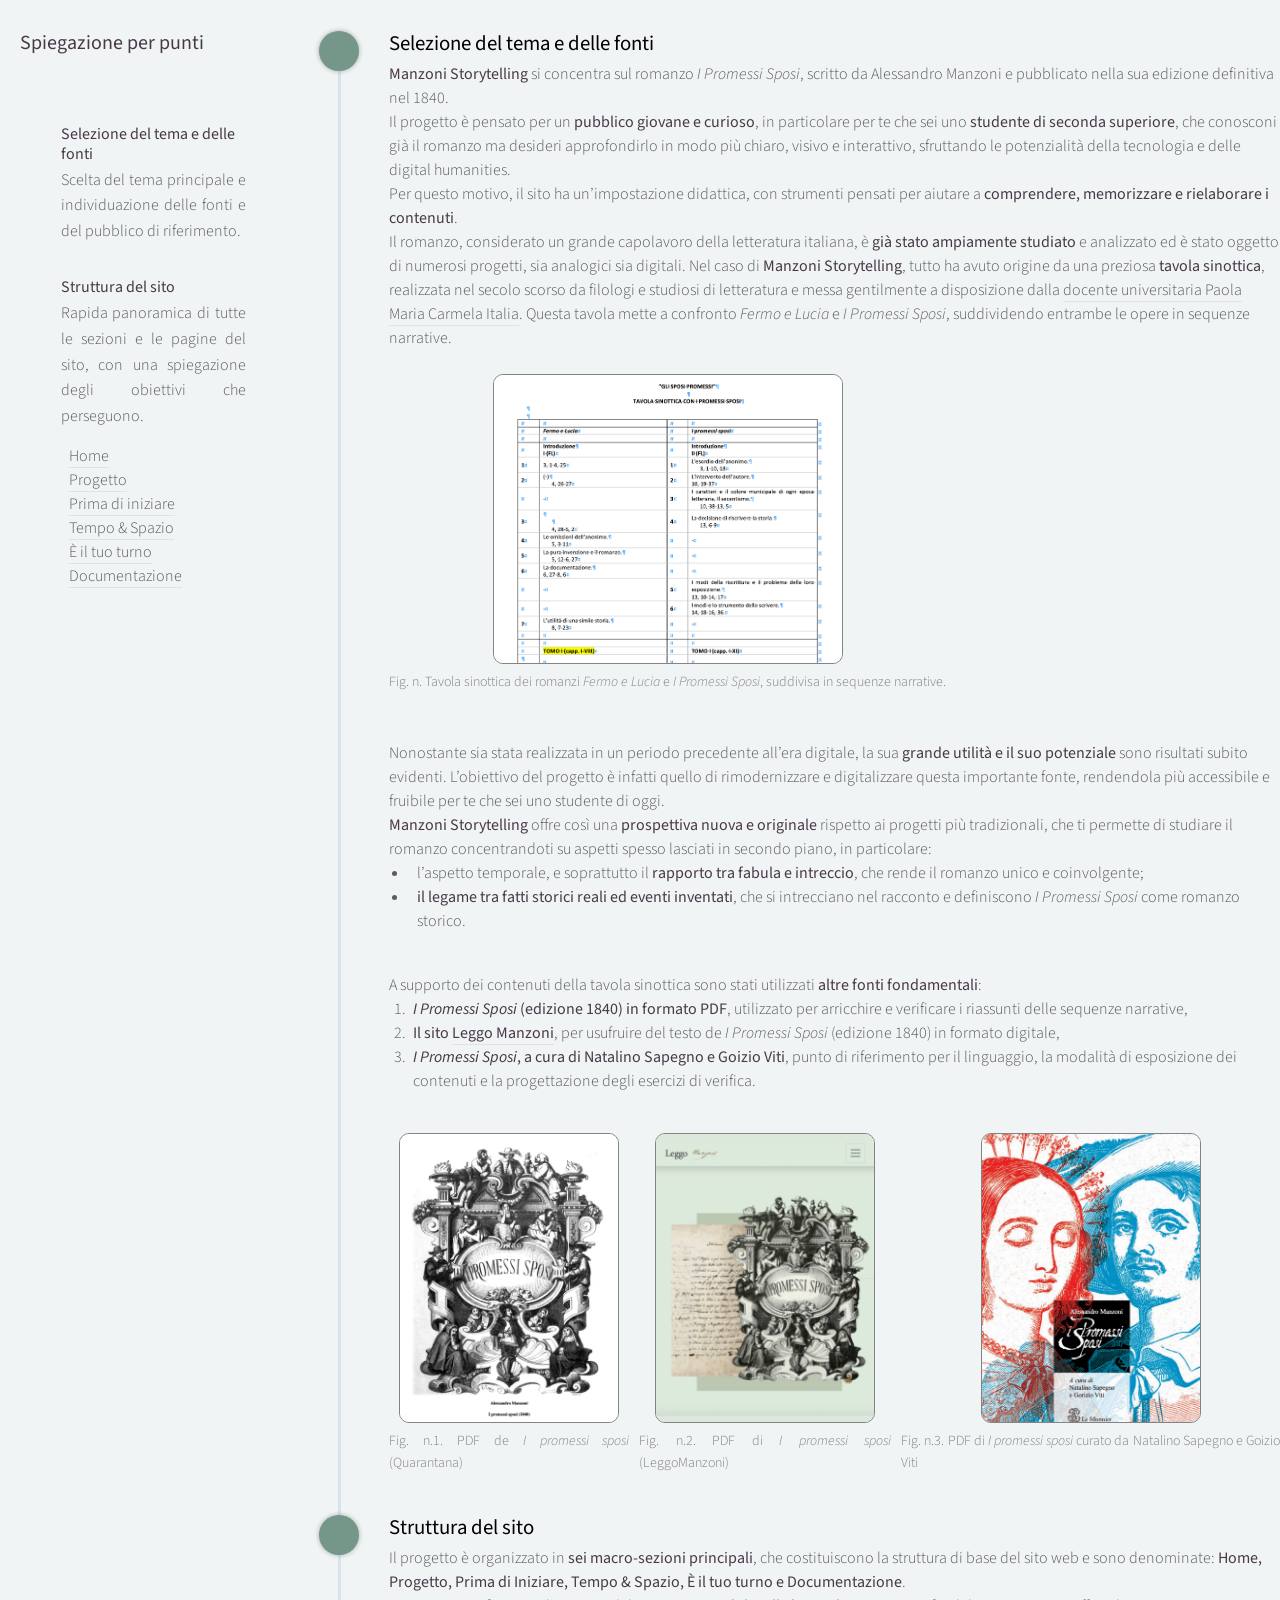
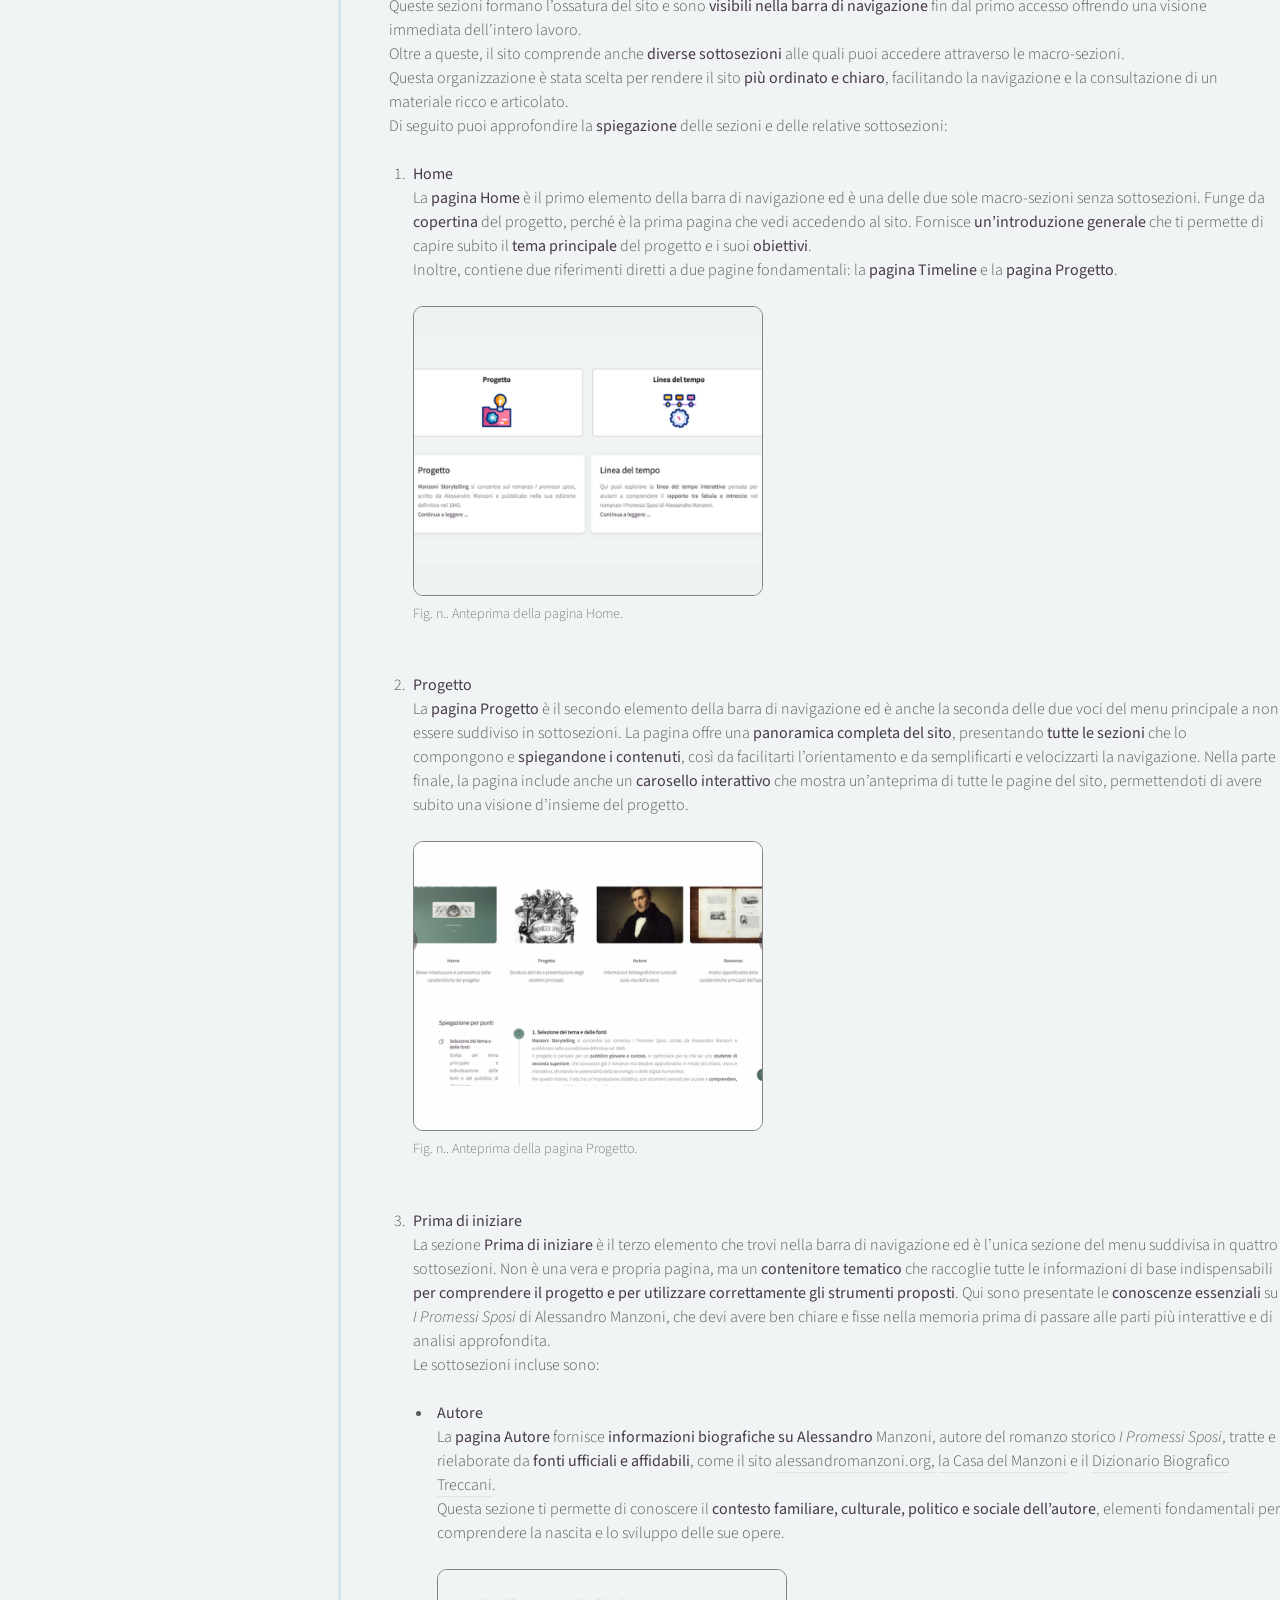
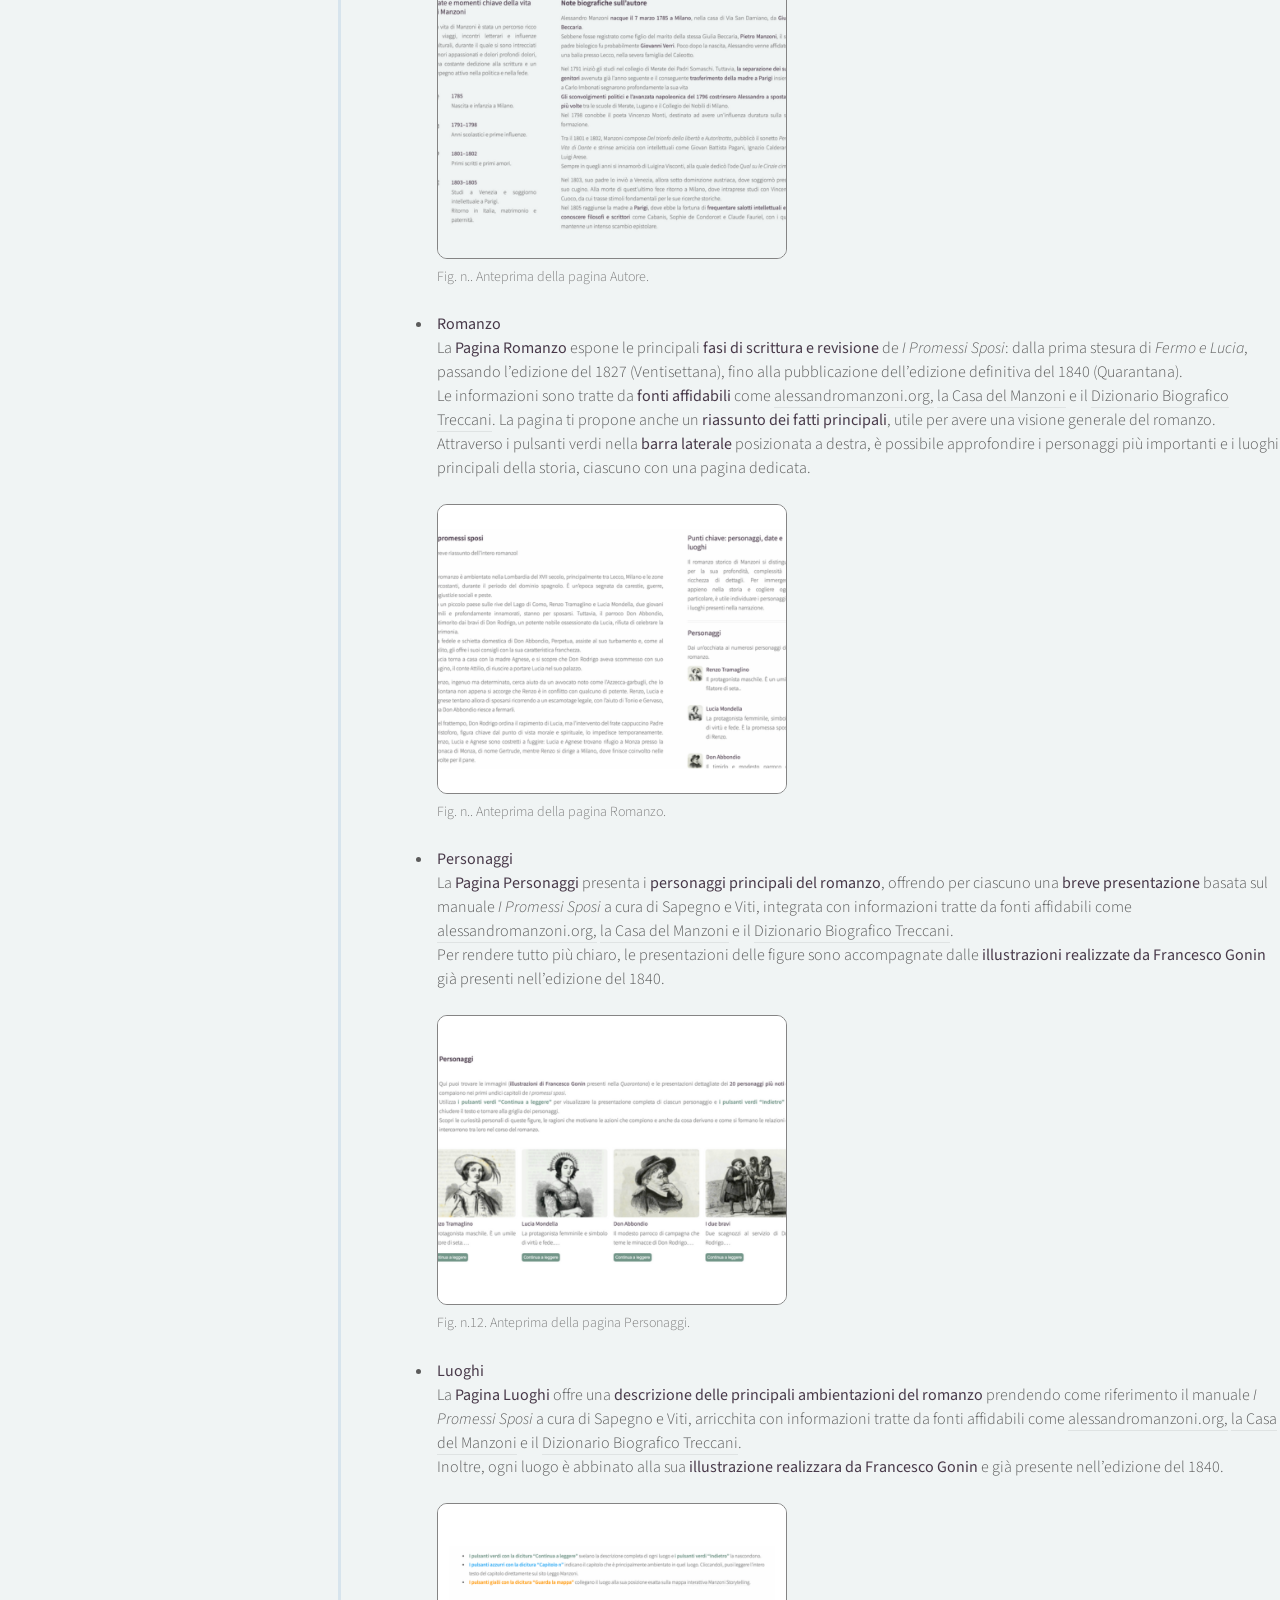
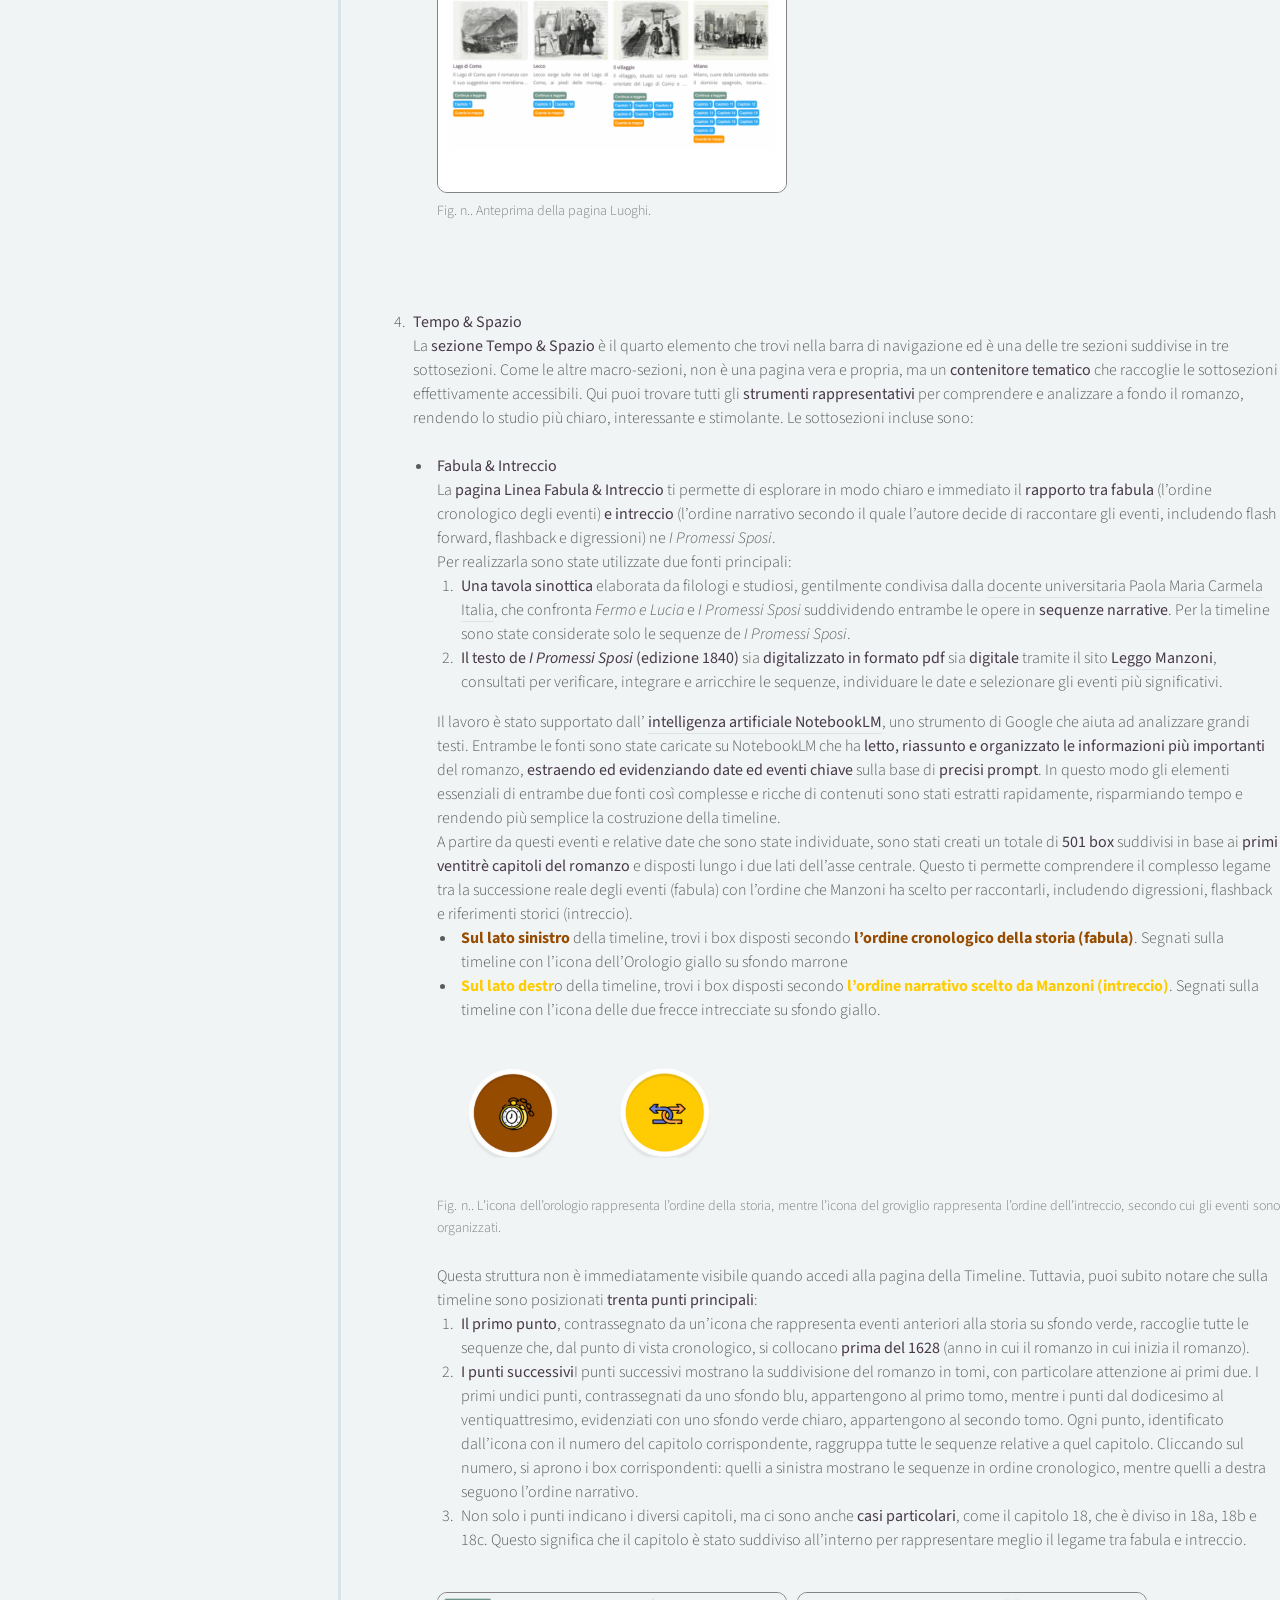
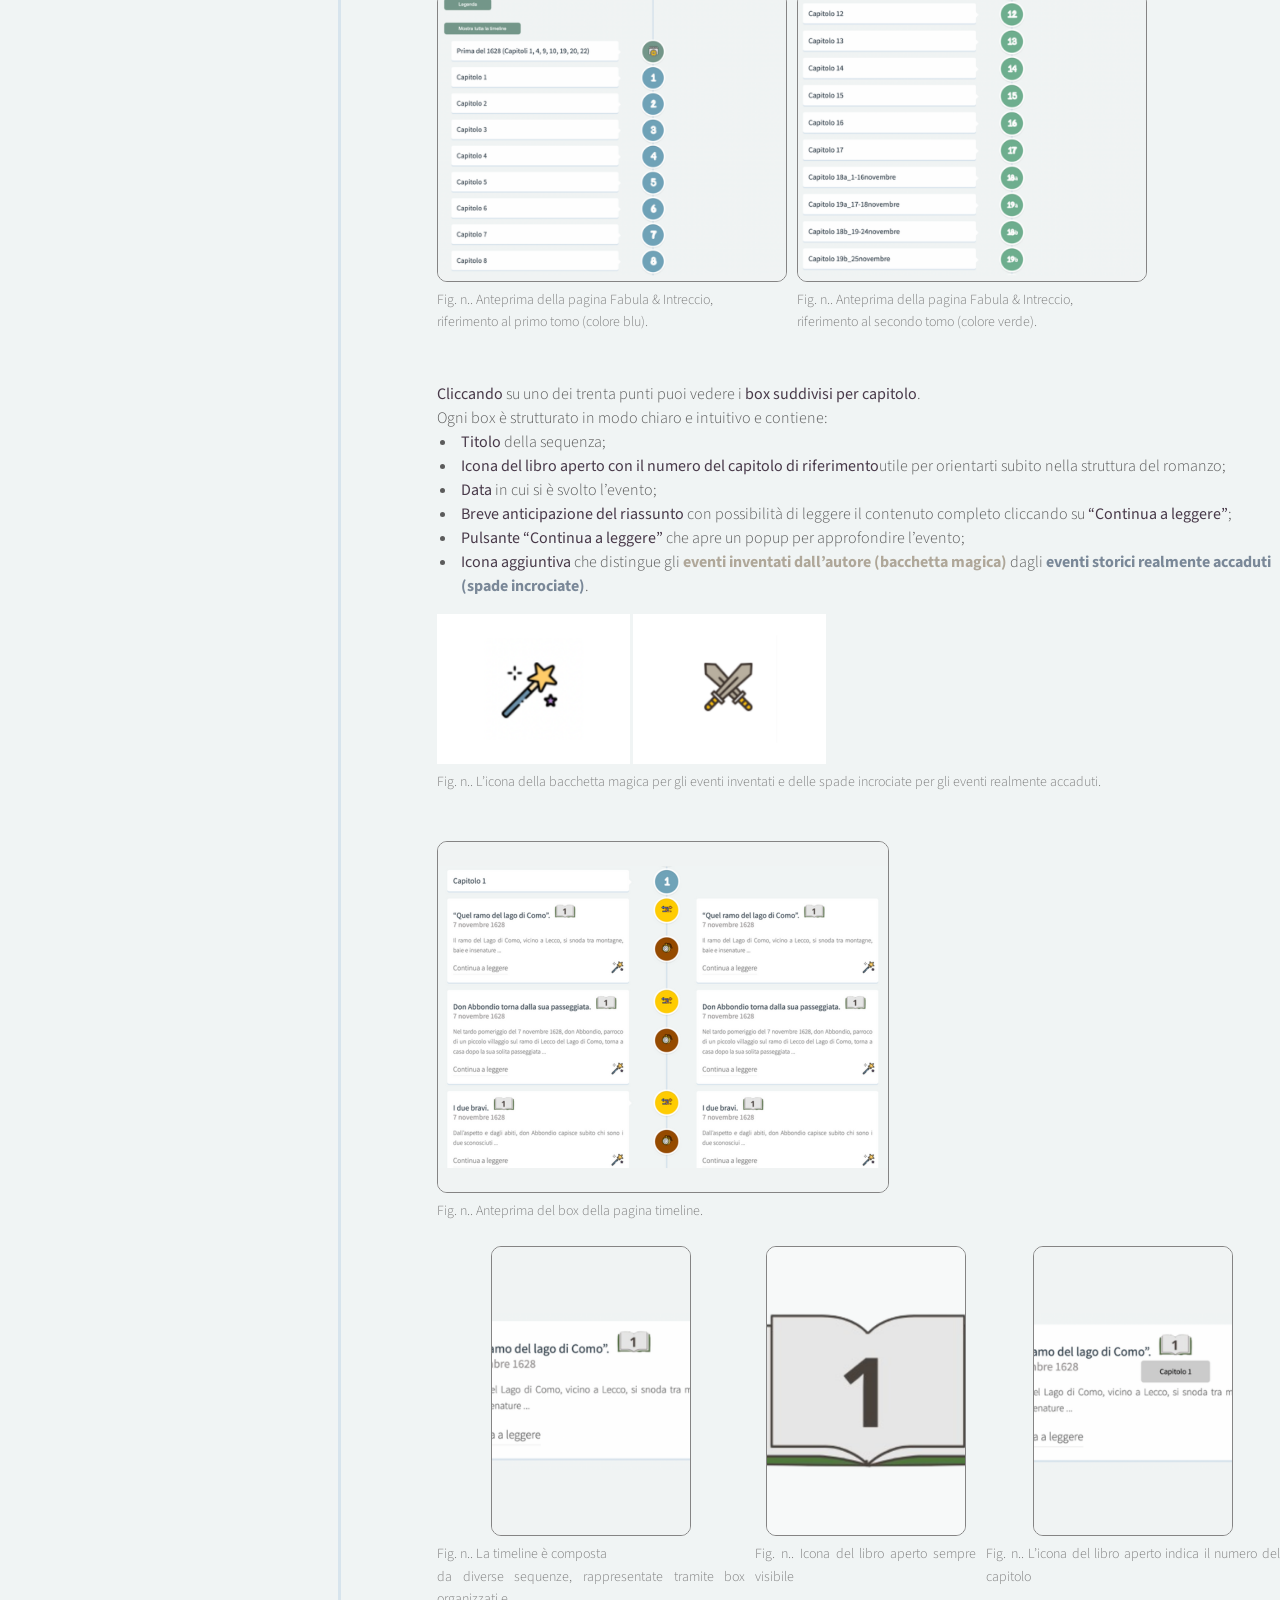
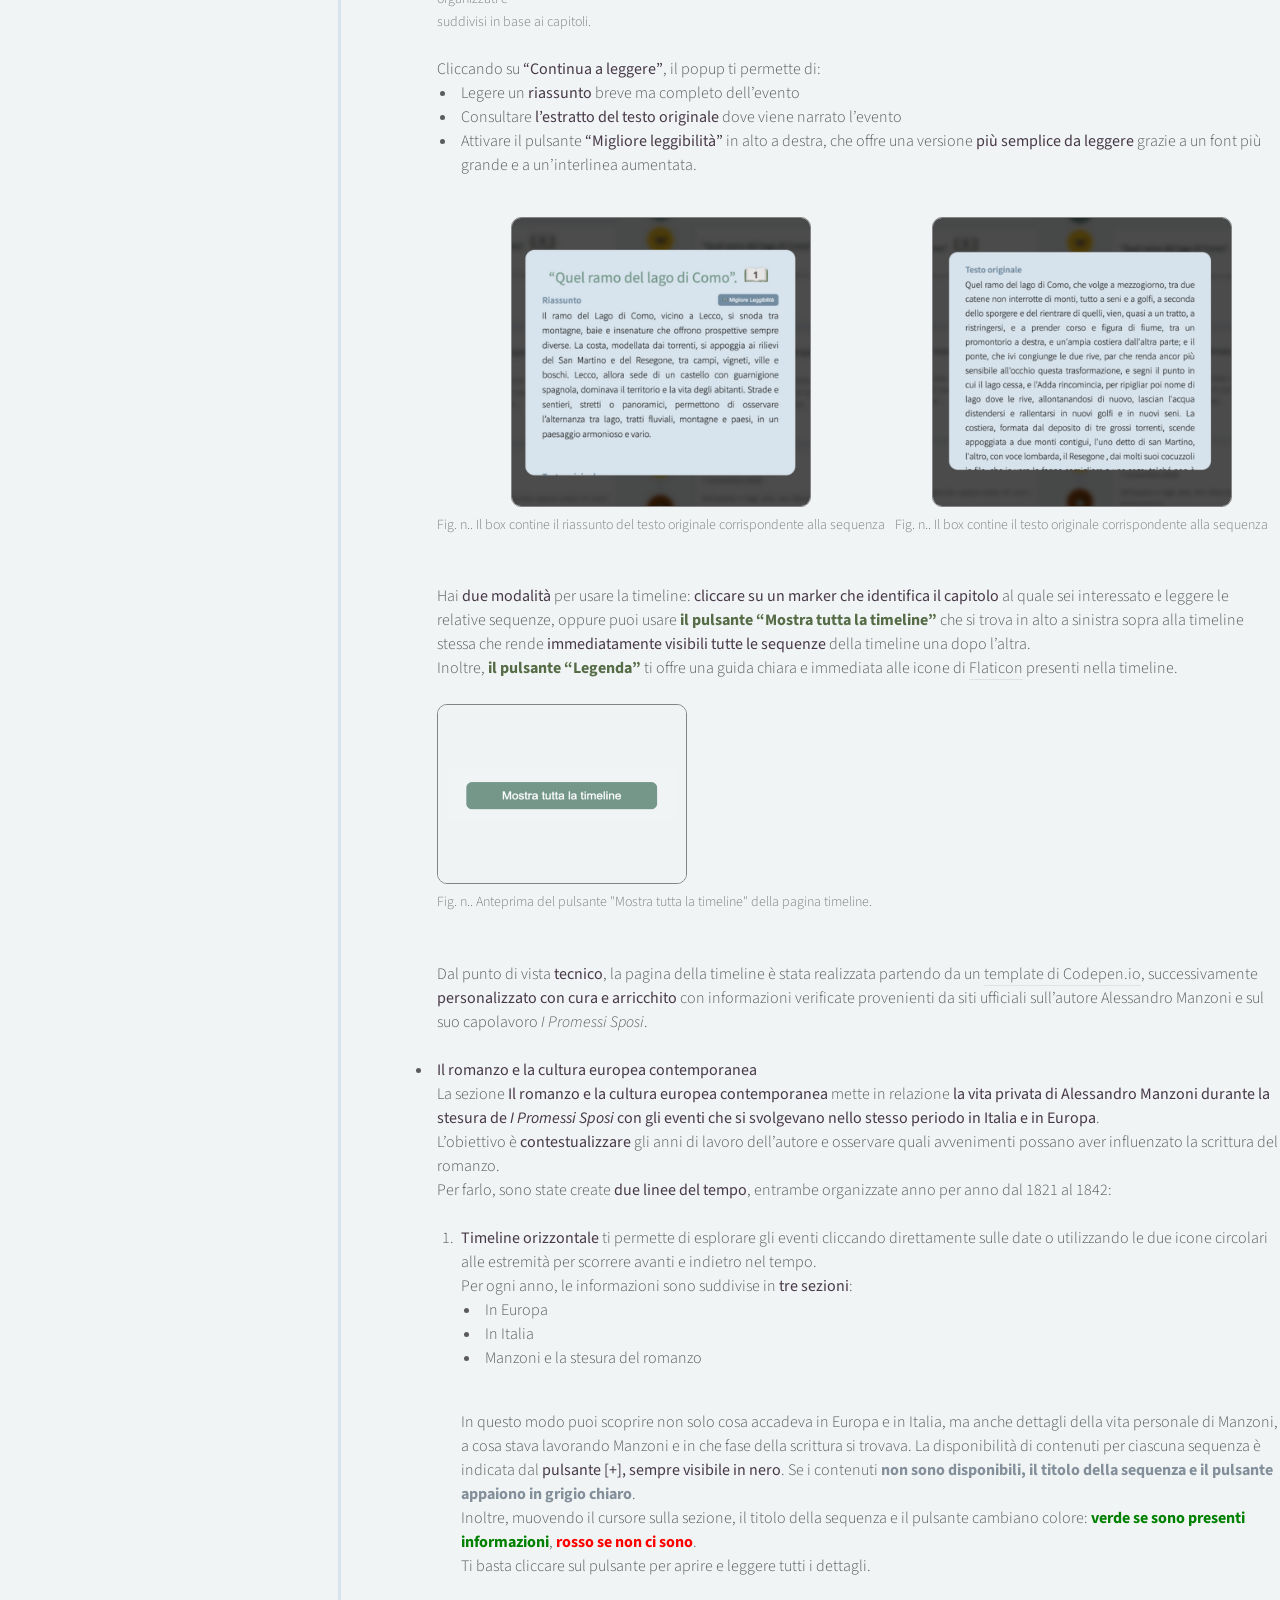
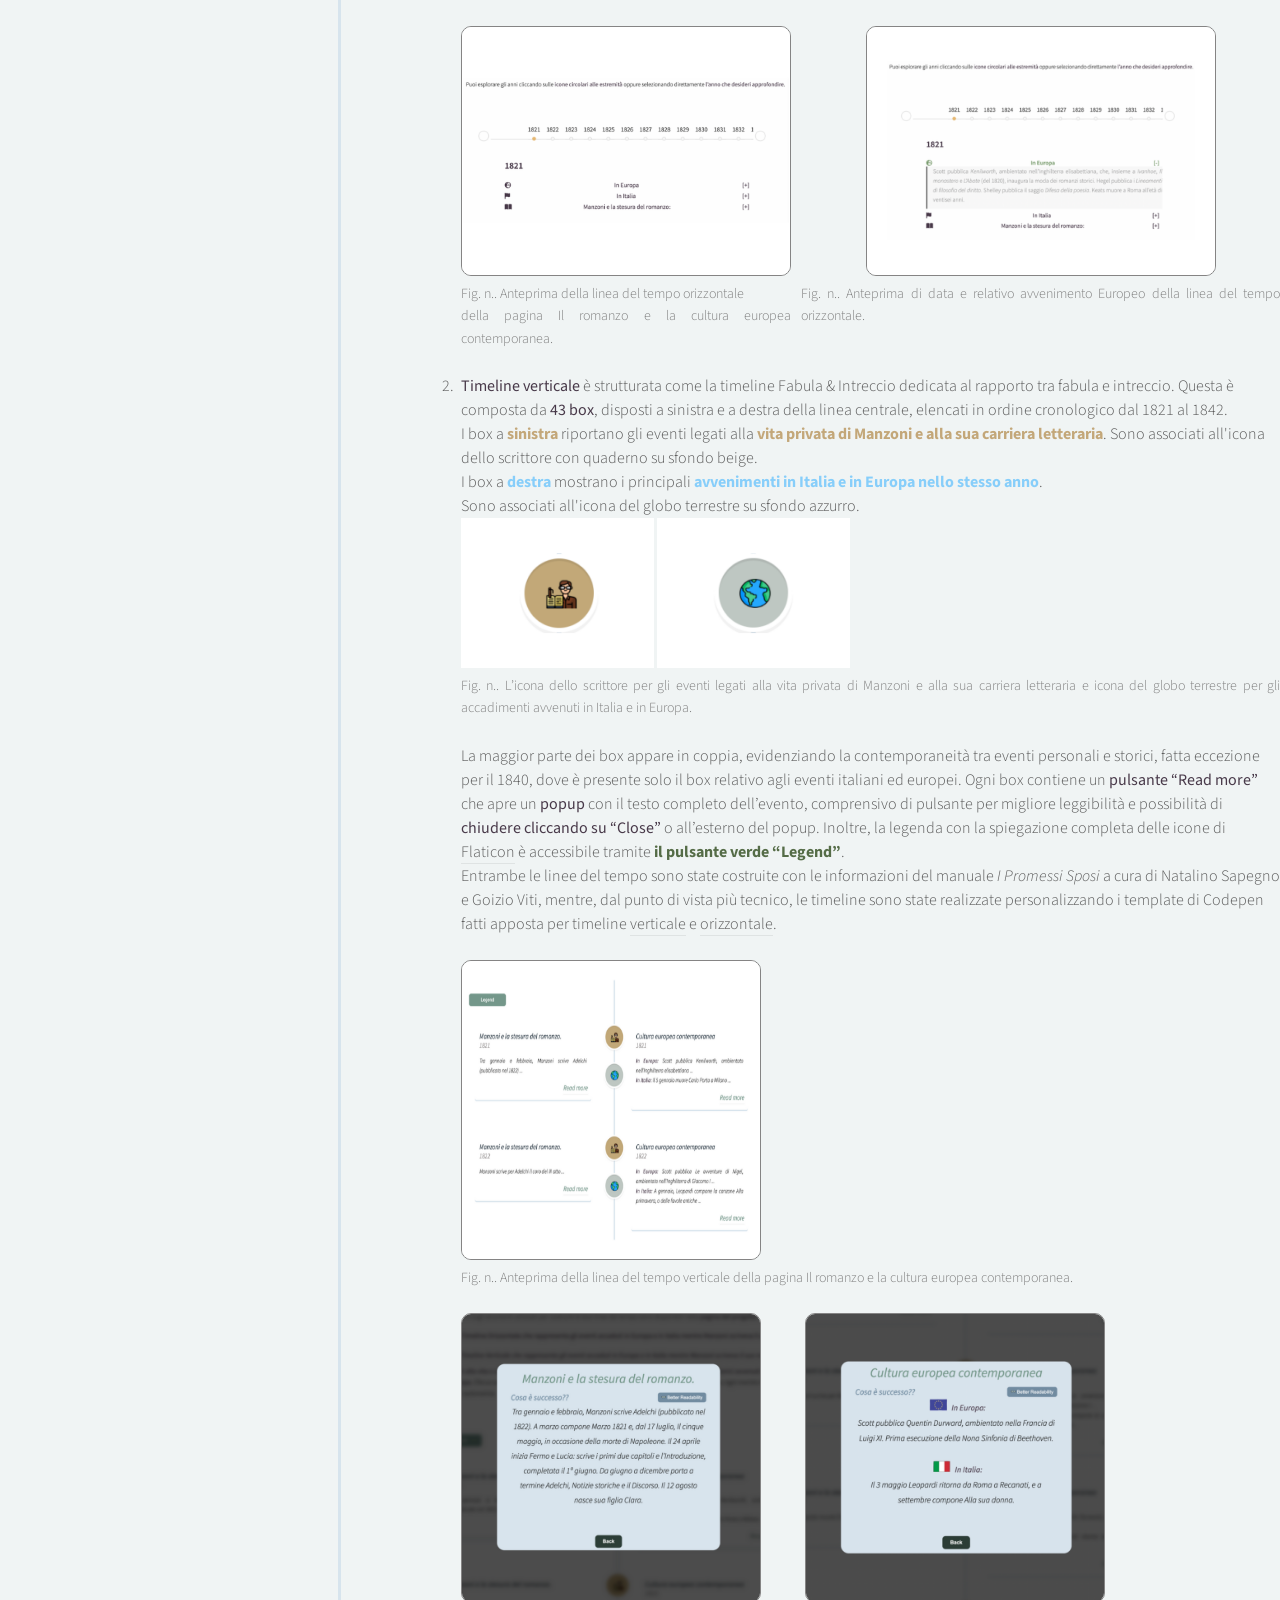
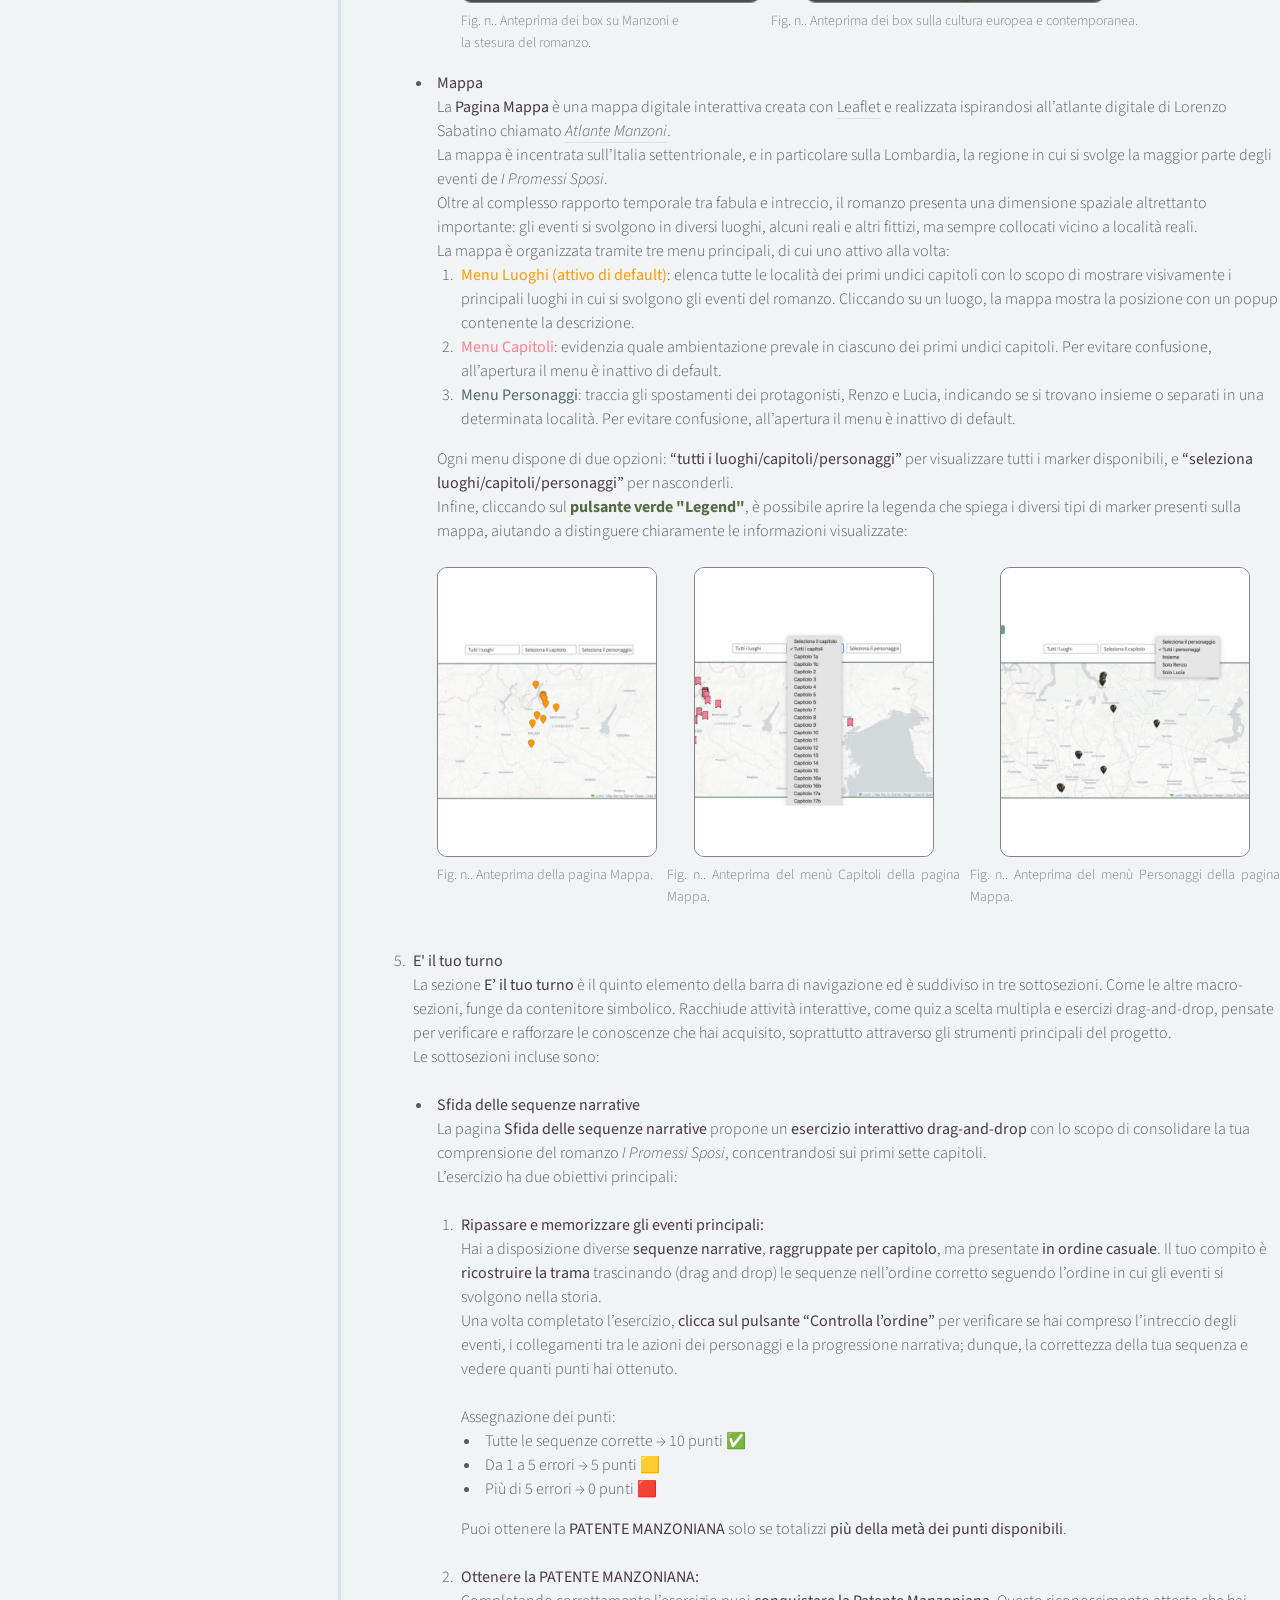
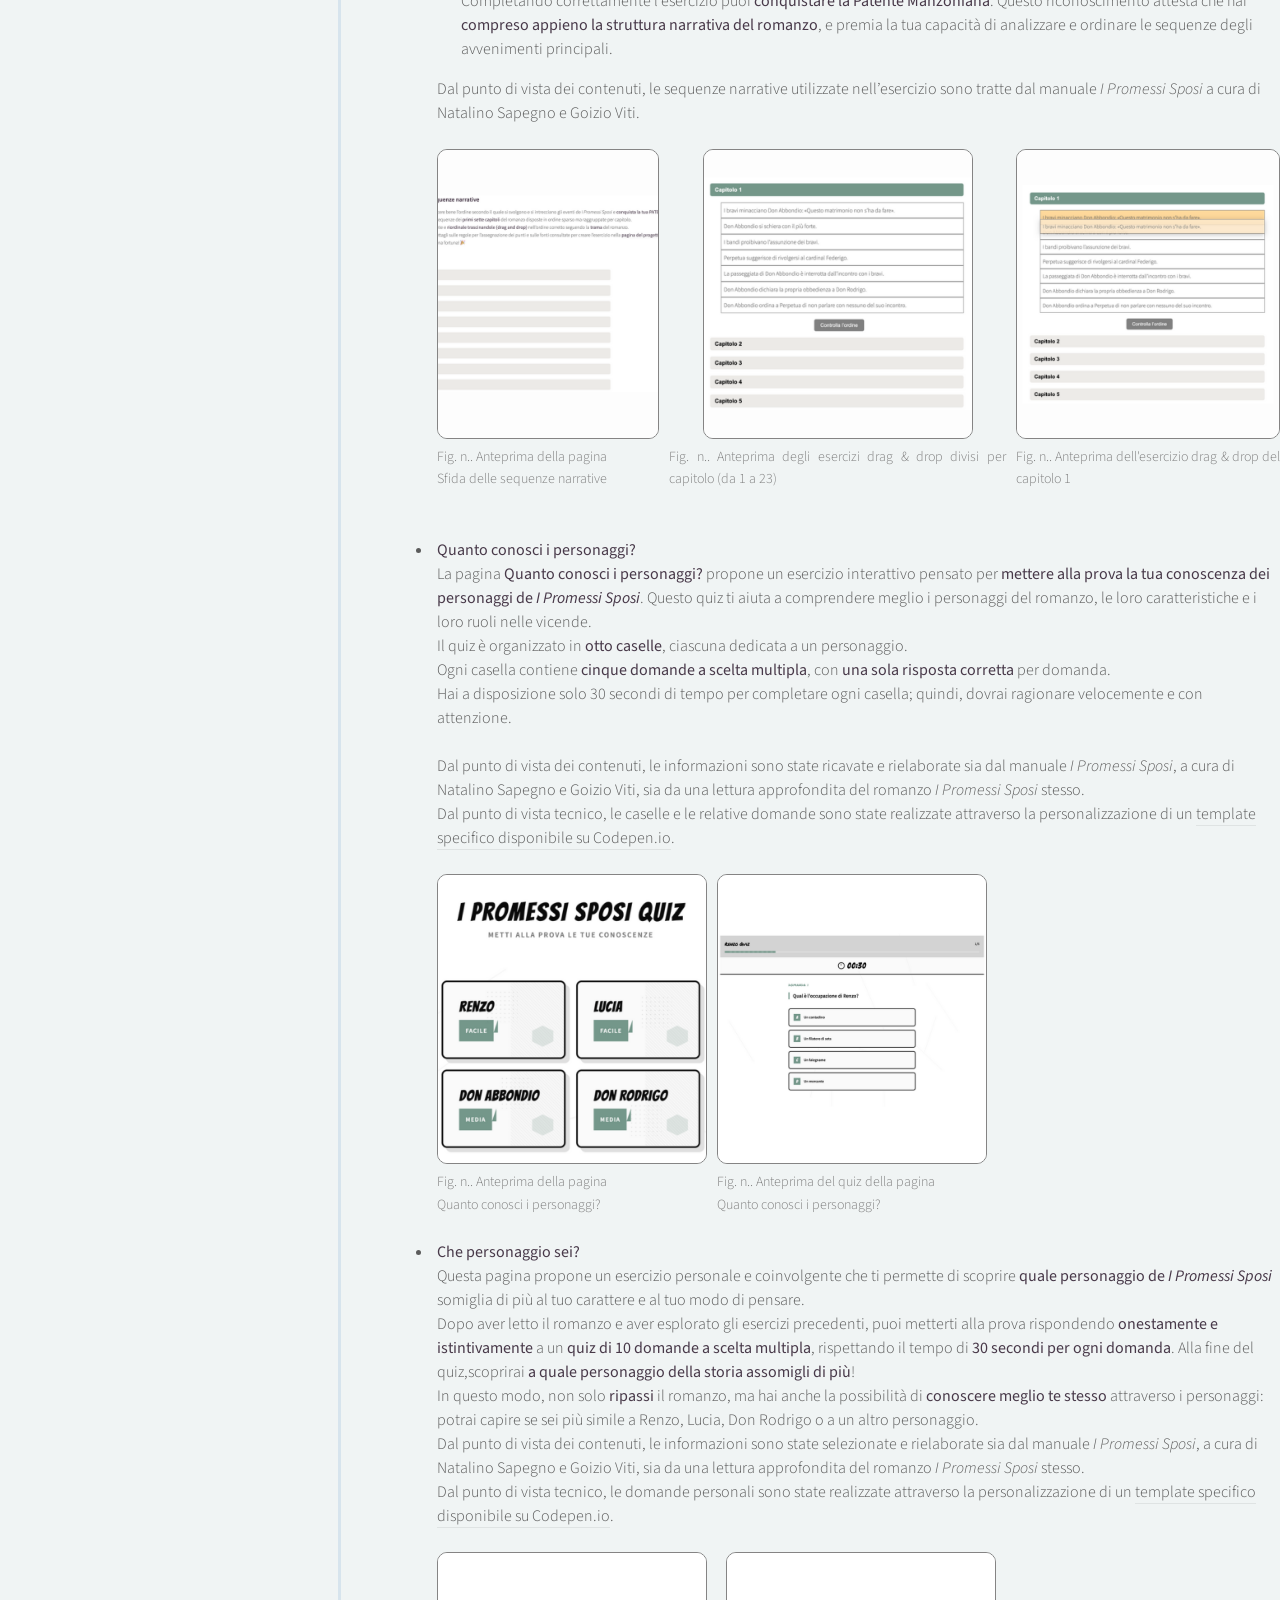
<file: project.html>
<!DOCTYPE HTML>
<!--
	Helios by HTML5 UP
	html5up.net | @ajlkn
	Free for personal and commercial use under the CCA 3.0 license (html5up.net/license)
-->
<html>
	<head>
		<title>Manzoni Storytelling - project</title>
		<meta charset="utf-8" />
		<meta name="viewport" content="width=device-width, initial-scale=1, user-scalable=no" />
		<link rel="stylesheet" href="css/main.css" />
		<noscript><link rel="stylesheet" href="css/noscript.css" /></noscript>
		<link rel="stylesheet" href="https://cdnjs.cloudflare.com/ajax/libs/font-awesome/6.5.0/css/all.min.css">
		<link rel="stylesheet" href="https://cdn-uicons.flaticon.com/uicons-regular-rounded/css/uicons-regular-rounded.css">
		<link rel='stylesheet' href='https://cdn-uicons.flaticon.com/3.0.0/uicons-solid-rounded/css/uicons-solid-rounded.css'>
		<link rel='stylesheet' href='https://cdn-uicons.flaticon.com/3.0.0/uicons-thin-straight/css/uicons-thin-straight.css'>
		<link rel='stylesheet' href='https://cdn-uicons.flaticon.com/3.0.0/uicons-thin-rounded/css/uicons-thin-rounded.css'>
		<link rel='stylesheet' href='https://cdn-uicons.flaticon.com/3.0.0/uicons-regular-rounded/css/uicons-regular-rounded.css'>


		<!-- Favicons -->
		<link href="images/MSlogo.png" rel="icon">
		<link href="images/apple-touch-icon.png" rel="apple-touch-icon">
	</head>
	<body class="no-sidebar is-preload">
		<div id="page-wrapper">

			<!-- Header -->
				<div id="header">

					<!-- Inner -->
						<div class="inner">
							<header>
								<h1><a href="index.html" id="logo">Manzoni Storytelling</a></h1>
							</header>
						</div>

					<!-- Nav -->
						<nav id="nav">
							<ul>
								<img src="images/MSlogo.png" alt="mslogo" height="30px" width="30px" class="navbarlogo">
								<li><a href="index.html">Home</a></li>
								<li><a href="#" class="nav-active-page">Progetto</a></li>
								<li><a href="">Prima di iniziare</a>
									<ul>
										<li><a href="author.html" class="navdrop">Autore</a></li>
										<li><a href="literarywork.html" class="navdrop">Romanzo</a></li>
										<li><a href="characters.html" class="navdrop">Personaggi</a></li>
										<li><a href="places.html" class="navdrop">Luoghi</a></li>
									</ul>
								</li>
								<li><a href="">Tempo & Spazio</a>
									<ul>
										<li><a href="timeline.html" class="navdrop">Fabula & Intreccio</a></li>
										<li><a href="manz-history.html" class="navdrop">Romanzo e cultura europea contemporanea</a></li>
										<li><a href="map.html" class="navdrop">Mappa</a></li>
									</ul>
								</li>
								<li><a href="">È il tuo turno</a>
									<ul>
										<li><a href="narrseqchallenge.html" class="navdrop">Sfida delle sequenze narrative</a></li>
										<li><a href="boxes.html" class="navdrop">Quanto conosci i personaggi?</a></li>
										<li><a href="whichchar.html" class="navdrop">Che personaggio sei?</a></li>
									</ul>
								</li>

								<li><a href="">Documentazione</a>
									<ul>
										<li><a href="help.html" class="navdrop">Aiuto</a></li>
										<li><a href="references.html" class="navdrop">Bibliografia</a></li>
									</ul>
								</li>

							</ul>

				</nav>
			
							<div class="languagepicker">
                                <img id="popupIcon" src="images/grigiopastello-removebg-preview.png" alt="world" height="25px" style="cursor:pointer;">
                            </div>

					<!-- Popup -->
					<div id="navpopup" class="navpopup">
						<div class="navpopup-content">
							<span id="closenavPopup" class="close">&times;</span>
							<p>
								<strong>Scegli la lingua</strong><br>
								Questo sito web è disponibile in molte lingue oltre all’italiano.
								Scegli qui la lingua che preferisci utilizzare per navigare i contenuti
								e svolgere gli esercizi nel modo più comodo e semplice per te.
							</p>
							<div id="google_translate_element"></div>
						</div>
					</div>		

				</div>

			<!-- Main -->
			 <section>
				
				<div class="wrapper style1">

					<div class="container">
						<article id="main" class="special">
							<header>
							
						
							</header>
							
						
							<img src="images/ipscoversized.png" alt="I promessi sposi cover 1840"class="responsive-img">
							
							<section style="padding-bottom: 50px !important;">
								<header>
									<h3><a href="#"><strong>Progetto</strong></a></h3>
								</header>
								<p>Qui trovi una <strong>spiegazione dettagliata</strong> di tutto ciò che le sezioni del progetto <strong>Manzoni Storytelling</strong> offrono per aiutarti a <strong>comprendere e studiare</strong> <i>I Promessi Sposi</i> in modo <strong>moderno e interattivo</strong>.</p>
								<p>Ricorda che sul lato destro di ogni pagina è presente <span style="color:darkgreen; font-weight: bold;">un piccolo pulsante circolare verde con l’icona di un globo grigio chiaro</span>, pensato per facilitare la navigazione.
									Cliccandolo, potrai selezionare la lingua nella quale visualizzare i contenuti, così da leggere gli argomenti e svolgere gli esercizi nella lingua in cui ti senti più sicuro e a tuo agio.</p>
							</section>
						</article>
					</div>
				</div>
<!--Carousel -->
				
			<section class="carousel">
					<div class="reel">

						<article>
							<a href="index.html" class="image featured"><img src="images/homepagecarusel.png" alt="home page img preview" /></a>
							<header>
								<h4><a href="index.html">Home</a></h4>
							</header>
							<p>Breve introduzione e panoramica delle caratteristiche del progetto</p>
						</article>
						<article>
							<a href="#" class="image featured"><img src="images/projectpagecarusel.png" alt="project page img preview" /></a>
							<header>
								<h4><a href="#">Progetto</a></h4>
							</header>
							<p>Struttura del sito e presentazione degli obiettivi principali.</p>
						</article>

						<article>
							<a href="author.html" class="image featured"><img src="images/authorpagecarusel.png" alt="author page img preview" /></a>
							<header>
								<h4><a href="author.html">Autore</a></h4>
							</header>
							<p>Informazioni bibliografiche e curiosità sulla vita dell’autore.</p>
						</article>

						<article>
							<a href="literarywork.html" class="image featured"><img src="images/literaryworkpagecarusel.png" alt="literary work page img preview" /></a>
							<header>
								<h4><a href="literarywork.html">Romanzo</a></h4>
							</header>
							<p>Analisi approfondita delle caratteristiche principali dell’opera.</p>
						</article>

						<article>
							<a href="characters.html" class="image featured"><img src="images/characterspagecarusel.png" alt="characters page img preview" /></a>
							<header>
								<h4><a href="characters.html">Personaggi</a></h4>
							</header>
							<p>Caratteristiche principali dei personaggi più importanti del romanzo.</p>
						</article>

						<article>
							<a href="places.html" class="image featured"><img src="images/placespagecarusel.png" alt=" places page img preview" /></a>
							<header>
								<h4><a href="places.html">Luoghi</a></h4>
							</header>
							<p>Contesto europeo durante la scrittura del romanzo.</p>
						</article>

						<article>
							<a href="timeline.html" class="image featured"><img src="images/fabulaintrecciopagecarusel.png" alt="timeline page img preview" /></a>
							<header>
								<h4><a href="timeline.html">Fabula & Intreccio</a></h4>
							</header>
							<p>Rappresentazione grafica dell’analisi temporale.</p>
						</article>

						<article>
							<a href="manz-history.html" class="image featured"><img src="images/manzhistorycarusel.png" alt="home page img preview" /></a>
							<header>
								<h4><a href="manz-history.html">Il romanzo e l'Europa contemporanea</a></h4>
							</header>
							<p>Contesto europeo durante la scrittura del romanzo.</p>
						</article>

						<article>
							<a href="map.html" class="image featured"><img src="images/mapcarusel.png" alt="home page img preview" /></a>
							<header>
								<h4><a href="map.html">Mappa</a></h4>
							</header>
							<p>Collocazione geografica dei luoghi menzionati nel romanzo</p>
						</article>

						<article>
							<a href="narrseqchallenge.html" class="image featured"><img src="images/narrseqchallengecarusel.png" alt="home page img preview" /></a>
							<header>
								<h4><a href="narrseqchallenge.html">Sfida delle sequenze narrarative</a></h4>
							</header>
							<p>Esercizi drag-and-drop sull’ordine narrativo del romanzo.</p>
						</article>

						<article>
							<a href="boxes.html" class="image featured"><img src="images/boxescarusel.png" alt="home page img preview" /></a>
							<header>
								<h4><a href="boxes.html">Quanto conosci i personaggi?</a></h4>
							</header>
							<p>Quiz a scelta multipla sui personaggi del romanzo.</p>
						</article>

						<article>
							<a href="whichchar.html" class="image featured"><img src="images/whichcharcarusel.png" alt="home page img preview" /></a>
							<header>
								<h4><a href="whichchar.html">Che personagio sei?</a></h4>
							</header>
							<p>Quiz personali a scelta multipla sulla tua personalità e quella dei personaggi.</p>
						</article>

						<article>
							<a href="help.html" class="image featured"><img src="images/helppagecarusel.png" alt="help page img preview" /></a>
							<header>
								<h4><a href="help.html">Aiuto</a></h4>
							</header>
							<p>Consigli pratici per navigare e utilizzare al meglio il sito.</p>
						</article>

						<article>
							<a href="references.html" class="image featured"><img src="images/referencespagecarusel.png" alt="references page img preview" /></a>
							<header>
								<h4><a href="references.html">Bibliografia</a></h4>
							</header>
							<p>Riferimenti bibliografici e strumenti che hanno guidato e ispirato la ricerca.</p>
						</article>
					</div>
				</section>
				<br>
				<br>

			
					<!-- Workflow Section -->

						<div class="row gtr-200">
							<div class="col-3 col-12-mobile" id="sidebar">
								<section>
	
										<h3 class="projecttitlecoldue">Spiegazione per punti</h3>
								<br>
								<br>
									<div class="row gtr-50" >
										<div class="col-2">
											<a href="#selection1" class="image fit"><i class="fi fi-rr-cards-blank"></i></a>
										</div>
										<div class="col-10">
											<h4>Selezione del tema e delle fonti</h4>
											<p>Scelta del tema principale e individuazione delle fonti e del pubblico di riferimento.</p>
										</div>
										<div class="col-2">

											<a href="#planification2" class="image fit"><i class="fi fi-rr-master-plan"></i></a>
										</div>
										<div class="col-10">
											<h4>Struttura del sito</h4>
											<p>
											Rapida panoramica di tutte le sezioni e le pagine del sito, con una spiegazione degli obiettivi che perseguono.
											</p>
											<ul class="menu-progetto" style="text-decoration: none;">
												<li><a href="#homeprogetto"><i class="fi fi-rr-home"></i> Home</a></li>
												<li><a href="#progettoprogetto"><i class="fi fi-rr-site-alt"></i>  Progetto</a></li>
												<li><a href="#primadiiniziareprogetto"><i class="fi fi-rr-book-bookmark"></i>  Prima di iniziare</a></li>
												<li><a href="#tempoespazioprogetto"><i class="fi fi-rr-list-timeline"></i>  Tempo & Spazio</a></li>
												<li><a href="#iltuoturnoprogetto"><i class="fi fi-rr-calendar-lines-pen"></i>  È il tuo turno</a></li>
												<li><a href="#dietroilprogettoprogetto"><i class="fi fi-rr-seal-question"></i>  Documentazione</a></li>
											</ul>
										</div>
									</div>		
								</section>
							</div>
						
				
						
<div class="col-9 col-12-mobile imp-mobile" id="content">
	<article>
  <!-- Timeline -->
  <section class="py-5">
    <ul class="WDline-with-icons">
      
      <!-- STEP 1 -->
      <li class="WDline-item mb-5" id="selection1">
        <span class="WDline-icon">
          <i class="fi fi-rr-cards-blank"></i>
        </span>
        <h5 class="fw-bold">Selezione del tema e delle fonti</h5>
        <div><strong>Manzoni Storytelling</strong> si concentra sul romanzo <i>I Promessi Sposi</i>, scritto da Alessandro Manzoni e pubblicato nella sua edizione definitiva nel 1840. <br>
			Il progetto è pensato per un <strong>pubblico giovane e curioso</strong>, in particolare per te che sei uno <strong>studente di seconda superiore</strong>, che conosconi già il romanzo ma desideri approfondirlo in modo più chiaro, visivo e interattivo, sfruttando le potenzialità della tecnologia e delle digital humanities. <br>
			Per questo motivo, il sito ha un’impostazione didattica, con strumenti pensati per aiutare a <strong>comprendere, memorizzare e rielaborare i contenuti</strong>. <br>
			Il romanzo, considerato un grande capolavoro della letteratura italiana, è <strong>già stato ampiamente studiato</strong> e analizzato ed è stato oggetto di numerosi progetti, sia analogici sia digitali.
			Nel caso di <strong>Manzoni Storytelling</strong>, tutto ha avuto origine da una preziosa <strong>tavola sinottica</strong>, realizzata nel secolo scorso da filologi e studiosi di letteratura e messa gentilmente a disposizione dalla <a href="https://www.unibo.it/sitoweb/paola.italia/">docente universitaria Paola Maria Carmela Italia</a>.
			Questa tavola mette a confronto <i>Fermo e Lucia</i> e <i>I Promessi Sposi</i>, suddividendo entrambe le opere in sequenze narrative.
			<br>
			<br>
			<div class="gallery">
			<div class="gallery-item">
			<img src="images/W&Dtavolasinottica.png" alt="table" height="280px" class="roundedimg" style="width: 350px;">
			<p class="caption">Fig. n. Tavola sinottica dei romanzi <i>Fermo e Lucia</i> e <i>I Promessi Sposi</i>, suddivisa in sequenze narrative.</p>
			</div>
			</div>
			<br>
			<br>
			Nonostante sia stata realizzata in un periodo precedente all’era digitale, la sua <strong>grande utilità e il suo potenziale</strong> sono risultati subito evidenti.
			L’obiettivo del progetto è infatti quello di rimodernizzare e digitalizzare questa importante fonte, rendendola più accessibile e fruibile per te che sei uno studente di oggi. <br>
			<strong>Manzoni Storytelling</strong> offre così una <strong>prospettiva nuova e originale</strong> rispetto ai progetti più tradizionali, che ti permette di studiare il romanzo concentrandoti su aspetti spesso lasciati in secondo piano, in particolare:
			<ul>
				<li>l’aspetto temporale, e soprattutto il <strong>rapporto tra fabula e intreccio</strong>, che rende il romanzo unico e coinvolgente;</li>
				<li><strong>il legame tra fatti storici reali ed eventi inventati</strong>, che si intrecciano nel racconto e definiscono <i>I Promessi Sposi</i> come romanzo storico.</li>
			</ul>
			<br>
			A supporto dei contenuti della tavola sinottica sono stati utilizzati <strong>altre fonti fondamentali</strong>:
			<ol>
				<li><strong><i>I Promessi Sposi</i> (edizione 1840) in formato PDF</strong>, utilizzato per arricchire e verificare i riassunti delle sequenze narrative,</li>
				<li><strong>Il sito <a href="https://projects.dharc.unibo.it/leggomanzoni/">Leggo Manzoni</a></strong>, per usufruire del testo de <i>I Promessi Sposi</i> (edizione 1840) in formato digitale,</li>
				<li><strong><i>I Promessi Sposi</i>, a cura di Natalino Sapegno e Goizio Viti</strong>, punto di riferimento per il linguaggio, la modalità di esposizione dei contenuti e la progettazione degli esercizi di verifica.</li>
			</ol>
			<br>
			<div class="gallery">
			<div class="gallery-item">
				<img src="images/W&Dpdfips.png" alt="PDF I promessi sposi" height="300px" class="roundedimg" style="width: 220px;">
				<p class="caption">Fig. n.1. PDF de <i>I promessi sposi</i> (Quarantana)</p>
			</div>

			<div class="gallery-item">
				<img src="images/W&Dsitoleggomanzonirep.png" alt="LeggoManzoni I promessi sposi" height="300px" class="roundedimg" style="width: 220px;">
				<p class="caption">Fig. n.2. PDF di <i>I promessi sposi</i> (LeggoManzoni)</p>
			</div>

			<div class="gallery-item">
				<img src="images/viti-sapegno.png" alt="PDF I promessi sposi" height="300px" class="roundedimg" style="width: 220px;">
				<p class="caption">Fig. n.3. PDF di <i>I promessi sposi</i> curato da Natalino Sapegno e Goizio Viti</p>
			</div>
			</div>

		</div>
      </li>

      <!-- STEP 2 -->
      <li class="WDline-item mb-5" id="planification2">
        <span class="WDline-icon">
          <i class="fi fi-rr-master-plan"></i>
        </span>
        <h5 class="fw-bold">Struttura del sito</h5>
        <div>Il progetto è organizzato in <strong>sei macro-sezioni principali</strong>, che costituiscono la struttura di base del sito web e sono denominate: <strong>Home, Progetto, Prima di Iniziare, Tempo & Spazio, È il tuo turno e Documentazione</strong>. <br>
			Queste sezioni formano l’ossatura del sito e sono <strong>visibili nella barra di navigazione</strong> fin dal primo accesso offrendo una visione immediata dell’intero lavoro. <br>
			Oltre a queste, il sito comprende anche <strong>diverse sottosezioni</strong> alle quali puoi accedere attraverso le macro-sezioni. <br>
			Questa organizzazione è stata scelta per rendere il sito <strong>più ordinato e chiaro</strong>, facilitando la navigazione e la consultazione di un materiale ricco e articolato. <br>
			Di seguito puoi approfondire la <strong>spiegazione</strong> delle sezioni e delle relative sottosezioni: <br>
			<br>
			<ol>
				<li id="homeprogetto"><strong>Home</strong> <br>
					La <strong>pagina Home</strong> è il primo elemento della barra di navigazione ed è una delle due sole macro-sezioni senza sottosezioni.
					Funge da <strong>copertina</strong> del progetto, perché è la prima pagina che vedi accedendo al sito. Fornisce <strong>un’introduzione generale</strong> che ti permette di capire subito il <strong>tema principale</strong> del progetto e i suoi <strong>obiettivi</strong>. <br>
					Inoltre, contiene due riferimenti diretti a due pagine fondamentali: la <strong>pagina Timeline</strong> e la <strong>pagina Progetto</strong>. <br> <br>
					<div class="gallery">
					<div class="gallery-item">
					<img src="images/W&Dhomepagepreview.png" alt="home preview" height="280px" class="roundedimg" style="width: 350px;">
					<p class="caption">Fig. n.. Anteprima della pagina Home.</p>
					</div>
					</div>
					<br>
					<br>
				</li>
				<li id="progettoprogetto"><strong>Progetto</strong> <br>
					La <strong>pagina Progetto</strong> è il secondo elemento della barra di navigazione ed è anche la seconda delle due voci del menu principale a non essere suddiviso in sottosezioni.
					La pagina offre una <strong>panoramica completa del sito</strong>, presentando <strong>tutte le sezioni</strong> che lo compongono e <strong>spiegandone i contenuti</strong>, così da facilitarti l’orientamento e da semplificarti e velocizzarti la navigazione.
					Nella parte finale, la pagina include anche un <strong>carosello interattivo</strong> che mostra un’anteprima di tutte le pagine del sito, permettendoti di avere subito una visione d’insieme del progetto. <br> <br>
					<div class="gallery">
					<div class="gallery-item">
					<img src="images/W&Dprogettocarosellopreview.png" alt="carosello preview" height="280px" class="roundedimg" style="width: 350px;">
					<p class="caption">Fig. n.. Anteprima della pagina Progetto.</p>
					</div>
					</div>
					<br>
					<br>
				</li>
				<li id="primadiiniziareprogetto"><strong>Prima di iniziare</strong> <br>
					La sezione <strong>Prima di iniziare</strong> è il terzo elemento che trovi nella barra di navigazione ed è l’unica sezione del menu suddivisa in quattro sottosezioni. 
					Non è una vera e propria pagina, ma un <strong>contenitore tematico</strong> che raccoglie tutte le informazioni di base indispensabili <strong>per comprendere il progetto e per utilizzare correttamente gli strumenti proposti</strong>. Qui sono presentate le <strong>conoscenze essenziali</strong> su <i>I Promessi Sposi</i> di Alessandro Manzoni, che devi avere ben chiare e fisse nella memoria prima di passare alle parti più interattive e di analisi approfondita. <br>
					Le sottosezioni incluse sono: 
					<br>
					<br>
					<ul>
						<li><strong>Autore</strong> <br>
							La <strong>pagina Autore </strong> fornisce <strong>informazioni biografiche su Alessandro</strong> Manzoni, autore del romanzo storico <i>I Promessi Sposi</i>, tratte e rielaborate da <strong>fonti ufficiali e affidabili</strong>, come il sito <a href="https://www.alessandromanzoni.org/">alessandromanzoni.org,</a> <a href="https://www.casadelmanzoni.it/la-vita">la Casa del Manzoni</a> e il <a href="https://www.treccani.it/enciclopedia/alessandro-manzoni_(Dizionario-Biografico)/">Dizionario Biografico Treccani</a>. <br>
							Questa sezione ti permette di conoscere il <strong>contesto familiare, culturale, politico e sociale dell’autore</strong>, elementi fondamentali per comprendere la nascita e lo sviluppo delle sue opere. <br>
							<br>
							<div class="gallery">
								<div class="gallery-item">
								<img src="images/W&Dautorepreview.png" alt="autore preview" height="280px" class="roundedimg" style="width: 350px;">
								<p class="caption">Fig. n.. Anteprima della pagina Autore.</p>
								</div>
							</div>
							<br>
						</li>
						<li><strong>Romanzo</strong> <br>
							La <strong>Pagina Romanzo</strong> espone le principali <strong>fasi di scrittura e revisione</strong> de <i>I Promessi Sposi</i>: dalla prima stesura di <i>Fermo e Lucia</i>, passando l’edizione del 1827 (Ventisettana), fino alla pubblicazione dell’edizione definitiva del 1840 (Quarantana). <br>
							Le informazioni sono tratte da <strong>fonti affidabili</strong> come <a href="https://www.alessandromanzoni.org/opere">alessandromanzoni.org,</a> <a href="https://www.casadelmanzoni.it/le-opere">la Casa del Manzoni</a> e il <a href="https://www.treccani.it/enciclopedia/alessandro-manzoni_(Dizionario-Biografico)/">Dizionario Biografico Treccani</a>.
							La pagina ti propone anche un <strong>riassunto dei fatti principali</strong>, utile per avere una visione generale del romanzo. <br>
							Attraverso i pulsanti verdi nella <strong>barra laterale</strong> posizionata a destra, è possibile approfondire i personaggi più importanti e i luoghi principali della storia, ciascuno con una pagina dedicata. <br>
							<br>
							<div class="gallery">
							<div class="gallery-item">
							<img src="images/W&Dromanzopreview.png" alt="romanzo preview" height="280px" class="roundedimg" style="width: 350px;">
							<p class="caption">Fig. n.. Anteprima della pagina Romanzo.</p>
							</div>
							</div>
							<br>
						</li>
						<li><strong>Personaggi</strong> <br>
							La <strong>Pagina Personaggi</strong> presenta i <strong>personaggi principali del romanzo</strong>, offrendo per ciascuno una <strong>breve presentazione</strong> basata sul manuale <i>I Promessi Sposi</i> a cura di Sapegno e Viti, integrata con informazioni tratte da fonti affidabili come <a href="https://www.alessandromanzoni.org/opere">alessandromanzoni.org,</a> <a href="https://www.casadelmanzoni.it/le-opere">la Casa del Manzoni</a> e il <a href="https://www.treccani.it/enciclopedia/alessandro-manzoni_(Dizionario-Biografico)/">Dizionario Biografico Treccani</a>. <br>
							Per rendere tutto più chiaro, le presentazioni delle figure sono accompagnate dalle <strong>illustrazioni realizzate da Francesco Gonin</strong> già presenti nell’edizione del 1840. <br>
							<br>
							<div class="gallery">
							<div class="gallery-item">
							<img src="images/W&Dpersonaggipreview.png" alt="perosnaggi preview" height="280px" class="roundedimg" style="width: 350px;">
							<p class="caption">Fig. n.12. Anteprima della pagina Personaggi.</p>
							</div>
							</div>
							<br>
						</li>
						<li><strong>Luoghi</strong> <br>
							La <strong>Pagina Luoghi</strong> offre una <strong>descrizione delle principali ambientazioni del romanzo</strong> prendendo come riferimento il manuale <i>I Promessi Sposi</i> a cura di Sapegno e Viti, arricchita con informazioni tratte da fonti affidabili come <a href="https://www.alessandromanzoni.org/opere">alessandromanzoni.org,</a> <a href="https://www.casadelmanzoni.it/le-opere">la Casa del Manzoni</a> e il <a href="https://www.treccani.it/enciclopedia/alessandro-manzoni_(Dizionario-Biografico)/">Dizionario Biografico Treccani</a>. <br>
							Inoltre, ogni luogo è abbinato alla sua <strong>illustrazione realizzara da Francesco Gonin</strong> e già presente nell’edizione del 1840. <br>
							<br>
							<div class="gallery">
							<div class="gallery-item">
							<img src="images/W&Dluoghipreview.png" alt="luoghi preview" height="280px" class="roundedimg" style="width: 350px;">
							<p class="caption">Fig. n.. Anteprima della pagina Luoghi.</p>
							</div>
							</div>
							<br>
						</li>
					</ul>
				<br>
				<br>
				</li>
				<li id="tempoespazioprogetto"><strong>Tempo & Spazio</strong> <br>
					La <strong>sezione Tempo & Spazio</strong> è il quarto elemento che trovi nella barra di navigazione ed è una delle tre sezioni suddivise in tre sottosezioni. 
					Come le altre macro-sezioni, non è una pagina vera e propria, ma un <strong>contenitore tematico</strong> che raccoglie le sottosezioni effettivamente accessibili. 
					Qui puoi trovare tutti gli <strong>strumenti rappresentativi</strong> per comprendere e analizzare a fondo il romanzo, rendendo lo studio più chiaro, interessante e stimolante. 
					Le sottosezioni incluse sono:
				
					<br>
					<br>
					<ul>
						<li><strong>Fabula & Intreccio</strong>  <br>
							La <strong>pagina Linea Fabula & Intreccio</strong> ti permette di esplorare in modo chiaro e immediato il <strong>rapporto tra fabula</strong> (l’ordine cronologico degli eventi) <strong>e intreccio</strong> (l’ordine narrativo secondo il quale l’autore decide di raccontare gli eventi, includendo flash forward, flashback e digressioni) ne <i>I Promessi Sposi</i>. <br>
						Per realizzarla sono state utilizzate due fonti principali: <br>
						<ol>
						<li><strong>Una tavola sinottica</strong> elaborata da filologi e studiosi, gentilmente condivisa dalla <a href="https://www.unibo.it/sitoweb/paola.italia/">docente universitaria Paola Maria Carmela Italia</a>, che confronta <i>Fermo e Lucia</i> e <i>I Promessi Sposi</i> suddividendo entrambe le opere in <strong>sequenze narrative</strong>. Per la timeline sono state considerate solo le sequenze de <i>I Promessi Sposi</i>.</li>
						<li><strong>Il testo de <i>I Promessi Sposi</i> (edizione 1840)</strong> sia <strong>digitalizzato in formato pdf</strong> sia <strong>digitale</strong> tramite il sito <strong><a href="https://projects.dharc.unibo.it/leggomanzoni/">Leggo Manzoni</a></strong>, consultati per verificare, integrare e arricchire le sequenze, individuare le date e selezionare gli eventi più significativi.</li>
						</ol>
						Il lavoro è stato supportato dall’ <strong><a href="https://notebooklm.google.com/">intelligenza artificiale NotebookLM</a></strong>, uno strumento di Google che aiuta ad analizzare grandi testi. Entrambe le fonti sono state caricate su NotebookLM che ha <strong>letto, riassunto e organizzato le informazioni più importanti</strong> del romanzo, <strong>estraendo ed evidenziando date ed eventi chiave</strong> sulla base di <strong>precisi prompt</strong>. 
							In questo modo gli elementi essenziali di entrambe due fonti così complesse e ricche di contenuti sono stati estratti rapidamente, risparmiando tempo e rendendo più semplice la costruzione della timeline. <br>
							A partire da questi eventi e relative date che sono state individuate, sono stati creati un totale di <strong>501 box</strong> suddivisi in base ai <strong>primi ventitrè capitoli del romanzo</strong> e disposti lungo i due lati dell’asse centrale. Questo ti permette comprendere il complesso legame tra la successione reale degli eventi (fabula) con l’ordine che Manzoni ha scelto per raccontarli, includendo digressioni, flashback e riferimenti storici (intreccio). <br>
							<ul>
								<li><span style="color: #964b00; font-weight: bold;">Sul lato sinistro</span> della timeline, trovi i box disposti secondo <span style="color: #964b00; font-weight: bold;">l’ordine cronologico della storia (fabula)</span>. Segnati sulla timeline con l’icona dell’Orologio giallo su sfondo marrone <br>
								<li><span style="color: #ffcc00; font-weight: bold;">Sul lato destr</span>o della timeline, trovi i box disposti secondo <span style="color: #ffcc00; font-weight: bold;">l’ordine narrativo scelto da Manzoni (intreccio)</span>. Segnati sulla timeline con l’icona delle due frecce intrecciate su sfondo giallo. <br>
							</ul>
							<img src="images/W&Dwatch.png" alt="watch icon" height="150px">
							<img src="images/W&Dtangle.png" alt="tangle icon" height="150px">
							<p class="caption">Fig. n.. L’icona dell’orologio rappresenta l’ordine della storia, mentre l’icona del groviglio rappresenta l’ordine dell’intreccio, secondo cui gli eventi sono organizzati.</p>
							
							<br>
							Questa struttura non è immediatamente visibile quando accedi alla pagina della Timeline. Tuttavia, puoi subito notare che sulla timeline sono posizionati <strong>trenta punti principali</strong>: <br>
							<ol>
								<li><strong>Il primo punto</strong>, contrassegnato da un’icona che rappresenta eventi anteriori alla storia su sfondo verde, raccoglie tutte le sequenze che, dal punto di vista cronologico, si collocano <strong>prima del 1628</strong> (anno in cui il romanzo in cui inizia il romanzo). </li>
								<li><strong>I punti successivi</strong>I punti successivi mostrano la suddivisione del romanzo in tomi, con particolare attenzione ai primi due. I primi undici punti, contrassegnati da uno sfondo blu, appartengono al primo tomo, mentre i punti dal dodicesimo al ventiquattresimo, evidenziati con uno sfondo verde chiaro, appartengono al secondo tomo. Ogni punto, identificato dall’icona con il numero del capitolo corrispondente, raggruppa tutte le sequenze relative a quel capitolo. Cliccando sul numero, si aprono i box corrispondenti: quelli a sinistra mostrano le sequenze in ordine cronologico, mentre quelli a destra seguono l’ordine narrativo.</li>
								<li>Non solo i punti indicano i diversi capitoli, ma ci sono anche <strong>casi particolari</strong>, come il capitolo 18, che è diviso in 18a, 18b e 18c. Questo significa che il capitolo è stato suddiviso all’interno per rappresentare meglio il legame tra fabula e intreccio.</li>
							</ol>
							<br>
							<div class="gallery">
								<div class="gallery-item">
									<img src="images/W&Dfabulaintrecciopreviewtomouno.png" alt="timeline preview" height="290px" class="roundedimg" style="width: 350px;">
									<p class="caption">Fig. n.. Anteprima della pagina Fabula & Intreccio, <br>riferimento al primo tomo (colore blu).</p>
								</div>
								<div class="gallery-item">
									<img src="images/W&Dfabulaintrecciopreviewtomodue.png" alt="timeline preview" height="290px" class="roundedimg" style="width: 350px;">
									<p class="caption">Fig. n.. Anteprima della pagina Fabula & Intreccio, <br>riferimento al secondo tomo (colore verde).</p>
								</div>
							</div>
					<br>
							<br>
							<strong>Cliccando</strong> su uno dei trenta punti puoi vedere i <strong>box suddivisi per capitolo</strong>.  <br>
							Ogni box è strutturato in modo chiaro e intuitivo e contiene:<br>
							<ul>
								<li><strong>Titolo</strong> della sequenza;</li>
								<li><strong>Icona del libro aperto con il numero del capitolo di riferimento</strong>utile per orientarti subito nella struttura del romanzo;</li>
								<li><strong>Data</strong> in cui si è svolto l’evento;</li>
								<li><strong>Breve anticipazione del riassunto</strong> con possibilità di leggere il contenuto completo cliccando su <strong>“Continua a leggere”</strong>;</li>
								<li><strong>Pulsante “Continua a leggere” </strong>che apre un popup per approfondire l’evento;</li>
								<li><strong>Icona aggiuntiva</strong> che distingue gli <span style="color: #afa799; font-weight: bold;">eventi inventati dall’autore (bacchetta magica)</span> dagli <span style="color: #7a8898; font-weight: bold;">eventi storici realmente accaduti (spade incrociate)</span>.</li>
							</ul>
							<img src="images/W&Dbacchettapreview.png" alt="magic wand icon" height="150px">
							<img src="images/W&Dspadepreview.png" alt="swords icon" height="150px">
							<p class="caption">Fig. n.. L’icona della bacchetta magica per gli eventi inventati e delle spade incrociate per gli eventi realmente accaduti.</p>
							<br>
							<br>
							<img src="images/W&Dfabulaintreccioboxpreviewcapitolounodettaglio.png" alt="box preview" class="roundedimg">
							<p class="caption">Fig. n.. Anteprima del box della pagina timeline.</p>
							<br>
							

							<div class="gallery">
								<div class="gallery-item">
									<img src="images/W&Dfabulaintrecciobox1preview.png" alt="box organizzati e suddivisi in base ai capitoli" height="200px" class="roundedimg" style="width: 200px !important;">
									<p class="caption">Fig. n.. La timeline è composta <br>da diverse sequenze, rappresentate tramite box organizzati e <br>suddivisi in base ai capitoli.</p>
								</div>

								<div class="gallery-item">
									<img src="images/W&Dbookmarkicon1rep.png" alt="Icona del libro aperto" height="200px" class="roundedimg" style="width: 200px !important;">
									<p class="caption">Fig. n.. Icona del libro aperto sempre visibile</p>
								</div>

								<div class="gallery-item">
									<img src="images/W&Dfabulaintrecciobox1popuppreview.png" alt="L’icona del libro aperto indica il numero del capitolo" height="250px" class="roundedimg" style="width: 200px !important;">
									<p class="caption">Fig. n.. L’icona del libro aperto indica il numero del capitolo</p>
								</div>
							</div>

							<br>
							Cliccando su <strong>“Continua a leggere”</strong>, il popup ti permette di:<br>
							<ul>
								<li>Legere un <strong>riassunto</strong> breve ma completo dell’evento</li>
								<li>Consultare <strong>l’estratto del testo originale</strong> dove viene narrato l’evento</li>
								<li>Attivare il pulsante <strong>“Migliore leggibilità”</strong> in alto a destra, che offre una versione <strong>più semplice da leggere</strong> grazie a un font più grande e a un’interlinea aumentata.</li>
							</ul>
							<br>
							<div class="gallery">
								<div class="gallery-item">
									<img src="images/W&Dfabulaintrecciobox1riassuntopreview.png" alt="riassunto" height="300px" class="roundedimg" style="width: 300px;">
									<p class="caption">Fig. n.. Il box contine il riassunto del testo originale corrispondente alla sequenza</p>
								</div>

								<div class="gallery-item">
									<img src="images/W&Dfabulaintrecciobox1testooriginalepreview.png" alt="testo originale" height="300px" class="roundedimg" style="width: 300px;">
									<p class="caption">Fig. n.. Il box contine il testo originale corrispondente alla sequenza</p>
								</div>
							</div>
					<br>
							<br>
							Hai <strong>due modalità</strong> per usare la timeline: <strong>cliccare su un marker che identifica il capitolo</strong> al quale sei interessato e leggere le relative sequenze, oppure puoi usare <span style="color: #556c47; font-weight: bold;">il pulsante “Mostra tutta la timeline”</span> che si trova in alto a sinistra sopra alla timeline stessa che rende <strong>immediatamente visibili tutte le sequenze</strong> della timeline una dopo l’altra. <br>
							Inoltre, <span style="color: #556c47; font-weight: bold;">il pulsante “Legenda”</span> ti offre una guida chiara e immediata alle icone di <a href="https://www.flaticon.com/">Flaticon</a> presenti nella timeline.
							<br>
							<br>
							<img src="images/W&Dfabulaintrecciotuttalatimelinepreview.png" alt="mostra tutta la timeline preview" height="180px" class="roundedimg" style="width: 250px;">
							<p class="caption">Fig. n.. Anteprima del pulsante "Mostra tutta la timeline" della pagina timeline.</p>
							<br>
							<br>
							
							Dal punto di vista <strong>tecnico</strong>, la pagina della timeline è stata realizzata partendo da un <a href="https://codepen.io/Mestika/full/YPpbJZ">template di Codepen.io</a>, successivamente <strong>personalizzato con cura e arricchito</strong> con informazioni verificate provenienti da siti ufficiali sull’autore Alessandro Manzoni e sul suo capolavoro <i>I Promessi Sposi</i>.
					<br>
					<br>
					</li>
						
					<li><strong>Il romanzo e la cultura europea contemporanea</strong> <br>
						La sezione <strong>Il romanzo e la cultura europea contemporanea</strong> mette in relazione <strong>la vita privata di Alessandro Manzoni durante la stesura de <i>I Promessi Sposi</i> con gli eventi che si svolgevano nello stesso periodo in Italia e in Europa</strong>. <br>
						L’obiettivo è <strong>contestualizzare</strong> gli anni di lavoro dell’autore e osservare quali avvenimenti possano aver influenzato la scrittura del romanzo. <br>
						Per farlo, sono state create <strong>due linee del tempo</strong>, entrambe organizzate anno per anno dal 1821 al 1842:  <br>
						<br>
					<ol>
							<li><strong>Timeline orizzontale</strong> ti permette di esplorare gli eventi cliccando direttamente sulle date o utilizzando le due icone circolari alle estremità per scorrere avanti e indietro nel tempo. <br>
								Per ogni anno, le informazioni sono suddivise in <strong>tre sezioni</strong>:
								<ul>
									<li>In Europa</li>
									<li>In Italia</li>
									<li>Manzoni e la stesura del romanzo</li>
								</ul>
						<br>
						In questo modo puoi scoprire non solo cosa accadeva in Europa e in Italia, ma anche dettagli della vita personale di Manzoni, a cosa stava lavorando Manzoni e in che fase della scrittura si trovava.
						La disponibilità di contenuti per ciascuna sequenza è indicata dal <strong>pulsante [+], sempre visibile in nero</strong>. Se i contenuti <span style="color: rgb(131, 143, 154); font-weight: bold;">non sono disponibili, il titolo della sequenza e il pulsante appaiono in grigio chiaro</span>. <br>
						Inoltre, muovendo il cursore sulla sezione, il titolo della sequenza e il pulsante cambiano colore: <span style="color: green; font-weight: bold;">verde se sono presenti informazioni</span>, <span style="color: red; font-weight: bold;">rosso se non ci sono</span>. <br>
						Ti basta cliccare sul pulsante per aprire e leggere tutti i dettagli. <br>
						<br>
						<br>
						
							<div class="gallery">
								<div class="gallery-item">
									<img src="images/W&Dlineadeltempoorizzontalepreview.png" alt="linea del tempo orizzontale preview" class="roundedimg" style="height: 250px; width: 350px">
									<p class="caption">Fig. n.. Anteprima della linea del tempo orizzontale <br>della pagina Il romanzo e la cultura europea contemporanea.</p>
								</div>
								<div class="gallery-item">
									<img src="images/W&DlineadeltempoorizzontaleinEUpreview.png" alt="linea del tempo orizzontale in Europa preview" class="roundedimg" style="height: 250px; width: 350px">
									<p class="caption">Fig. n.. Anteprima di data e relativo avvenimento Europeo della linea del tempo orizzontale.</p>
								</div>
							</div>
						<br>						
						</li>

						<li><strong>Timeline verticale</strong> è strutturata come la timeline Fabula & Intreccio dedicata al rapporto tra fabula e intreccio. Questa è composta da <strong>43 box</strong>, disposti a sinistra e a destra della linea centrale, elencati in ordine cronologico dal 1821 al 1842. <br>
						I box a <span style="color: #c3a779; font-weight: bold;">sinistra</span> riportano gli eventi legati alla <span style="color: #c3a779; font-weight: bold;">vita privata di Manzoni e alla sua carriera letteraria</span>. Sono associati all'icona dello scrittore con quaderno su sfondo beige.<br>
						I box a <span style="color: lightskyblue; font-weight: bold;">destra</span> mostrano i principali <span style="color: lightskyblue; font-weight: bold;">avvenimenti in Italia e in Europa nello stesso anno</span>. <br>
						Sono associati all'icona del globo terrestre su sfondo azzurro.
						<br>
						<img src="images/W&Dscrittorebeigepreview.png" alt="Icona dello scrittore con quaderno su sfondo beige preview" height="150px">
						<img src="images/W&Dglobogrigiopreview.png" alt="Icona del globo terrestre su sfondo azzurro preview" height="150px">
						<p class="caption">Fig. n.. L’icona dello scrittore per gli eventi legati alla vita privata di Manzoni e alla sua carriera letteraria e icona del globo terrestre per gli accadimenti avvenuti in Italia e in Europa.</p>
						<br>
					    La maggior parte dei box appare in coppia, evidenziando la contemporaneità tra eventi personali e storici, fatta eccezione per il 1840, dove è presente solo il box relativo agli eventi italiani ed europei.
						Ogni box contiene un <strong>pulsante “Read more”</strong> che apre un <strong>popup</strong> con il testo completo dell’evento, comprensivo di pulsante per migliore leggibilità e possibilità di <strong>chiudere cliccando su “Close”</strong> o all’esterno del popup.
						Inoltre, la legenda con la spiegazione completa delle icone di <a href="https://www.flaticon.com/">Flaticon</a> è accessibile tramite <span style="color: #556c47; font-weight: bold;">il pulsante verde “Legend”</span>. <br>
						
						Entrambe le linee del tempo sono state costruite con le informazioni del manuale <i>I Promessi Sposi</i> a cura di Natalino Sapegno e Goizio Viti, mentre, dal punto di vista più tecnico, le timeline sono state realizzate personalizzando i template di Codepen fatti apposta per timeline <a href="https://codepen.io/Mestika/full/YPpbJZ">verticale</a> e <a href="https://codepen.io/ritz078/pen/LGRWjE">orizzontale</a>.
						<br>
						<br>
						<img src="images/W&Dlineadeltempoverticalepreview.png" alt="linea del tempo verticale preview" height="300px" class="roundedimg" style="width: 300px;">
						<p class="caption">Fig. n.. Anteprima della linea del tempo verticale della pagina Il romanzo e la cultura europea contemporanea.</p>
						<br>
						<div class="gallery">
							<div class="gallery-item">
								<img src="images/W&Dmanzonielastesuradelromanzopreview.png" alt="box manzoni e la stesura del romanzo" height="300px" class="roundedimg" style="width: 300px;">
								<p class="caption">Fig. n.. Anteprima dei box su Manzoni e <br>la stesura del romanzo.</p>
							</div>

							<div class="gallery-item">
								<img src="images/W&Dculturaeuropeacontemporaneapreview.png" alt="box la cultura europea e contemporanea" height="300px" class="roundedimg" style="width: 300px;">
								<p class="caption">Fig. n.. Anteprima dei box sulla cultura europea e contemporanea.</p>
							</div>
						</div>
						</li>		
					</ol>
					</li>
				

					<li><strong>Mappa</strong> <br>
						La <strong>Pagina Mappa</strong> è una mappa digitale interattiva creata con <a href="https://leafletjs.com/examples/custom-icons/">Leaflet</a> e realizzata ispirandosi all’atlante digitale di Lorenzo Sabatino chiamato <a href="https://lnz-sbt3.github.io/atlante-promessi-sposi/"><i>Atlante Manzoni</i></a>. <br>
						La mappa è incentrata sull’Italia settentrionale, e in particolare sulla Lombardia, la regione in cui si svolge la maggior parte degli eventi de <i>I Promessi Sposi</i>. <br>
						Oltre al complesso rapporto temporale tra fabula e intreccio, il romanzo presenta una dimensione spaziale altrettanto importante: gli eventi si svolgono in diversi luoghi, alcuni reali e altri fittizi, ma sempre collocati vicino a località reali. <br>
						La mappa è organizzata tramite tre menu principali, di cui uno attivo alla volta: <br>
						<ol>
							<li><strong style="color:#ff9903">Menu Luoghi (attivo di default)</strong>: elenca tutte le località dei primi undici capitoli con lo scopo di mostrare visivamente i principali luoghi in cui si svolgono gli eventi del romanzo. Cliccando su un luogo, la mappa mostra la posizione con un popup contenente la descrizione.</li>
							<li><strong style="color: #ff7d97;">Menu Capitoli</strong>: evidenzia quale ambientazione prevale in ciascuno dei primi undici capitoli. Per evitare confusione, all’apertura il menu è inattivo di default.</li>
							<li><strong style="color: #516a5e;">Menu Personaggi</strong>: traccia gli spostamenti dei protagonisti, Renzo e Lucia, indicando se si trovano insieme o separati in una determinata località. Per evitare confusione, all’apertura il menu è inattivo di default.</li>
						</ol>
						Ogni menu dispone di due opzioni: <strong>“tutti i luoghi/capitoli/personaggi”</strong> per visualizzare tutti i marker disponibili, e <strong>“seleziona luoghi/capitoli/personaggi”</strong> per nasconderli. <br>
						Infine, cliccando sul <span style="color: #556c47; font-weight: bold;">pulsante verde "Legend"</span>, è possibile aprire la legenda che spiega i diversi tipi di marker presenti sulla mappa, aiutando a distinguere chiaramente le informazioni visualizzate: 
						<br>
						<br>

						<div class="gallery">
							<div class="gallery-item">
								<img src="images/W&Dmappapreview.png" alt="mappa preview" class="roundedimg"height="220px" class="roundedimg" style="width: 240px">
									<p class="caption">Fig. n.. Anteprima della pagina Mappa.</p>
							</div>

							<div class="gallery-item">
								<img src="images/W&Dmappacapitolipreview.png" alt="mappa preview" height="220px" class="roundedimg" style="width: 240px;">
								<p class="caption">Fig. n.. Anteprima del menù Capitoli della pagina Mappa.</p>
							</div>

							<div class="gallery-item">
								<img src="images/W&Dmappapersonaggipreview.png" alt="mappa preview" height="220px" class="roundedimg" style="width: 250px;">
								<p class="caption">Fig. n.. Anteprima del menù Personaggi della pagina Mappa.</p>
							</div>
						</div>
						<br>
					</li>
				</ul>
				</li>
				
				<li id="iltuoturnoprogetto"><strong>E' il tuo turno</strong> <br>
					La sezione <strong>E’ il tuo turno</strong> è il quinto elemento della barra di navigazione ed è suddiviso in tre sottosezioni. Come le altre macro-sezioni, funge da contenitore simbolico. Racchiude attività interattive, come quiz a scelta multipla e esercizi drag-and-drop, pensate per verificare e rafforzare le conoscenze che hai acquisito, soprattutto attraverso gli strumenti principali del progetto. <br>
					Le sottosezioni incluse sono:


					<br>
					<br>
					<ul>
						<li><strong>Sfida delle sequenze narrative</strong> <br>
						La pagina <strong>Sfida delle sequenze narrative</strong> propone un <strong>esercizio interattivo drag-and-drop</strong> con lo scopo di consolidare la tua comprensione del romanzo <i>I Promessi Sposi</i>, concentrandosi sui primi sette capitoli. <br>
						L’esercizio ha due obiettivi principali: <br>
						<br>
						<ol>
							<li><strong>Ripassare e memorizzare gli eventi principali:</strong> <br>
								Hai a disposizione diverse <strong>sequenze narrative</strong>, <strong>raggruppate per capitolo</strong>, ma presentate <strong>in ordine casuale</strong>.
								Il tuo compito è <strong>ricostruire la trama</strong> trascinando (drag and drop) le sequenze nell’ordine corretto seguendo l’ordine in cui gli eventi si svolgono nella storia. <br>
								Una volta completato l’esercizio, <strong>clicca sul pulsante “Controlla l’ordine”</strong> per verificare se hai compreso l’intreccio degli eventi, i collegamenti tra le azioni dei personaggi e la progressione narrativa; dunque, la correttezza della tua sequenza e vedere quanti punti hai ottenuto. <br>
								<br>
								Assegnazione dei punti: <br>
							<ul>
								<li>Tutte le sequenze corrette → 10 punti ✅</li>
								<li>Da 1 a 5 errori → 5 punti 🟨</li>
								<li>Più di 5 errori → 0 punti 🟥</li>
							</ul>
							Puoi ottenere la <strong>PATENTE MANZONIANA</strong> solo se totalizzi <strong>più della metà dei punti disponibili</strong>.
							<br>
							</li>
						<br>
						<li><strong>Ottenere la PATENTE MANZONIANA:</strong> <br>
						Completando correttamente l’esercizio puoi <strong>conquistare la Patente Manzoniana</strong>.
						Questo riconoscimento attesta che hai <strong>compreso appieno la struttura narrativa del romanzo</strong>, e premia la tua capacità di analizzare e ordinare le sequenze degli avvenimenti principali.
						</li>
						</ol>
	
						Dal punto di vista dei contenuti, le sequenze narrative utilizzate nell’esercizio sono tratte dal manuale <i>I Promessi Sposi</i> a cura di Natalino Sapegno e Goizio Viti.
						<br>
					
						<br>
						<div class="gallery">
							<div class="gallery-item">
								<img src="images/W&Dsfidadellesequenzenarrativ1preview.png" alt="sfida delle sequenze narrative preview" height="280px" class="roundedimg" style="width: 270px;">
								<p class="caption">Fig. n.. Anteprima della pagina <br>Sfida delle sequenze narrative</p>
							</div>
							<div class="gallery-item">
								<img src="images/W&Dsfidadellesequenzenarrativ2preview.png" alt="sfida delle sequenze narrative preview" height="280px" class="roundedimg" style="width: 270px;">
								<p class="caption">Fig. n.. Anteprima degli esercizi drag & drop divisi per capitolo (da 1 a 23)</p>
							</div>
							<div class="gallery-item">
								<img src="images/W&Dsfidadellesequenzenarrativ3preview.png" alt="sfida delle sequenze narrative preview" height="280px" class="roundedimg" style="width: 270px;">
								<p class="caption">Fig. n.. Anteprima dell'esercizio drag & drop del capitolo 1</p>
							</div>
						</div>

					
					<br>
					<br>
						</li>
						<li><strong>Quanto conosci i personaggi?</strong> <br>
						La pagina <strong>Quanto conosci i personaggi?</strong> propone un esercizio interattivo pensato per <strong>mettere alla prova la tua conoscenza dei personaggi de <i>I Promessi Sposi</i></strong>.
						Questo quiz ti aiuta a comprendere meglio i personaggi del romanzo, le loro caratteristiche e i loro ruoli nelle vicende. <br>
						Il quiz è organizzato in <strong>otto caselle</strong>, ciascuna dedicata a un personaggio.  <br>
						Ogni casella contiene <strong>cinque domande a scelta multipla</strong>, con <strong>una sola risposta corretta</strong> per domanda. <br>
						Hai a disposizione solo 30 secondi di tempo per completare ogni casella; quindi, dovrai ragionare velocemente e con attenzione. <br>
						<br>
						Dal punto di vista dei contenuti, le informazioni sono state ricavate e rielaborate sia dal manuale <i>I Promessi Sposi</i>, a cura di Natalino Sapegno e Goizio Viti, sia da una lettura approfondita del romanzo <i>I Promessi Sposi</i> stesso. <br>
						Dal punto di vista tecnico, le caselle e le relative domande sono state realizzate attraverso la personalizzazione di un <a href="https://codepen.io/Johnxxx/pen/VYeXwwJ ">template specifico disponibile su Codepen.io</a>.
						<br>
						<br>
						<div class="gallery">
							<div class="gallery-item">
								<img src="images/W&Dquantoconoscibeneipersonaggipreview.png" alt="quanto conosci i personaggi preview" height="250px" class="roundedimg" style="width: 270px;">
								<p class="caption">Fig. n.. Anteprima della pagina <br>Quanto conosci i personaggi?</p>
							</div>
							<div class="gallery-item">
								<img src="images/W&Dquantoconoscibeneipersonaggiquizpreview.png" alt="quanto conosci i personaggi quiz preview" height="250px" class="roundedimg" style="width: 270px;">
								<p class="caption">Fig. n.. Anteprima del quiz della pagina <br>Quanto conosci i personaggi?</p>
							</div>
						</div>
							<br>

						
						</li>
						
						<li><strong>Che personaggio sei?</strong> <br>
						Questa pagina propone un esercizio personale e coinvolgente che ti permette di scoprire <strong>quale personaggio de <i>I Promessi Sposi</i></strong> somiglia di più al tuo carattere e al tuo modo di pensare. <br>
						Dopo aver letto il romanzo e aver esplorato gli esercizi precedenti, puoi metterti alla prova rispondendo <strong>onestamente e istintivamente</strong> a un <strong>quiz di 10 domande a scelta multipla</strong>, rispettando il tempo di <strong>30 secondi per ogni domanda</strong>.
						Alla fine del quiz,scoprirai <strong>a quale personaggio della storia assomigli di più</strong>! <br>
						In questo modo, non solo <strong>ripassi</strong> il romanzo, ma hai anche la possibilità di <strong>conoscere meglio te stesso</strong> attraverso i personaggi: potrai capire se sei più simile a Renzo, Lucia, Don Rodrigo o a un altro personaggio. <br>
						Dal punto di vista dei contenuti, le informazioni sono state selezionate e rielaborate sia dal manuale <i>I Promessi Sposi</i>, a cura di Natalino Sapegno e Goizio Viti, sia da una lettura approfondita del romanzo <i>I Promessi Sposi</i> stesso. <br>
						Dal punto di vista tecnico, le domande personali sono state realizzate attraverso la personalizzazione di un <a href="https://codepen.io/Marjory00/pen/ByjdNKw">template specifico disponibile su Codepen.io</a>.
						<br>
						<br>
						<div class="gallery">
							<div class="gallery-item">
								<img src="images/W&Dchepersonaggioseipreview.png" alt="che personaggio sei preview" class="roundedimg" height="250px" class="roundedimg" style="width: 270px;">
								<p class="caption">Fig. n.. Anteprima della pagina <br>Che personaggio sei?</p>
							</div>
							<div class="gallery-item">
								<img src="images/W&Dchepersonaggioseirisultatopreview.png" alt="che personaggio sei preview" height="250px" class="roundedimg" style="width: 270px;">
								<p class="caption">Fig. n.. Anteprima del risultato del quiz della pagina <br>Che personaggio sei?</p>
							</div>
						</div>
						<br>
						<br>
						<br>

					</li>
					</ul>
				
			</li>
	
				<li id="dietroilprogettoprogetto"><strong>Documentazione</strong> <br>
					La <strong>sezione Documentazione</strong> è l’ultimo elemento della barra di navigazione ed è suddiviso in due sottosezioni aggiuntive.
					Come per le altre sezioni principali, non si tratta di una vera e propria pagina con testi e immagini direttamente accessibili. Funge invece da contenitore simbolico per le sottosezioni che include, le quali sono le vere pagine con contenuti consultabili.
					Questa sezione raccoglie le informazioni fondamentali sul progetto, essenziali per la realizzazione del sito, e i contenuti utili per chiarire dubbi comuni e orientarti rapidamente nella navigazione. <br>
					Le sottosezioni incluse sono:

					<br>
					<br>
					<ul>
						<li><strong>Aiuto</strong> <br>
							La pagina <strong>Aiuto</strong> raccoglie <strong>sette FAQ</strong> (domande più frequenti) pensate per rispondere ai dubbi più comuni che possono sorgere durante la navigazione del sito. <br>
							Questa sezione è fondamentale perché ti permette di: <br>
							<ul>
								<li><strong>Orientarti facilmente</strong> tra le diverse sezioni del sito.</li>
								<li><strong>Trovare rapidamente le informazioni</strong> le informazioni di cui hai bisogno senza perdere tempo.</li>
								<li><strong>Sfruttare al meglio il sito</strong>, completando la tua ricerca in modo efficiente e senza fatica.</li>
							</ul>
							Qui trovi le domande più frequenti, le risposte dettagliate e chiarimenti sui dubbi che altri utenti hanno spesso incontrato. Consulta questa pagina ogni volta che ti serve supporto: ti aiuterà a comprendere meglio le funzioni del sito e a muoverti con sicurezza tra tutte le sezioni.
							<br>
							<br>
							<div class="gallery">
							<div class="gallery-item">
								<img src="images/W&Daiutopreview.png" alt="aiuto preview" class="roundedimg" height="280px" class="roundedimg" style="width: 270px;">
								<p class="caption">Fig. n.. Anteprima della pagina Aiuto.</p>
							</div>
							<div class="gallery-item">
								<img src="images/W&Daiutodomandepreview.png" alt="aiuto preview" height="280px" class="roundedimg" style="width: 270px;">
								<p class="caption">Fig. n.. Anteprima delle domande e risposte della pagina Aiuto</p>
							</div>
							</div>
							<br>
					<br>
					</li>

					<li><strong>Bibliografia</strong> <br>
						La pagina <strong>References</strong> è l’ultima pagina del sito, ma non per importanza: è stata infatti progettata fin dalle prime fasi del lavoro e aggiornata costantemente nel tempo. <strong>Raccoglie tutte le fonti</strong>: i testi, i documenti, i siti web, gli strumenti e le piattaforme utilizzati <strong>per sostenere e sviluppare la ricerca alla base del progetto</strong>. <br>
						<br>Qui trovi sia le <strong>fonti</strong> impiegate per scrivere i contenuti del sito, sia <strong>strumenti e risorse già esistenti</strong> dedicati a Manzoni e alle sue opere, oltre ai <strong>supporti tecnici, grafici e strutturali</strong> utilizzati per la realizzazione del sito.
						<br>
						Le fonti sono suddivise in tre parti:
						<br>
						<br>
						<ul>
							<li><strong>Bibliografia primaria</strong>: comprende le fonti fondamentali su cui si basa l’intero progetto. In questo caso si tratta di due documenti chiave, essenziali per l’analisi dell’aspetto temporale e della dimensione spaziale, che rappresentano il punto di partenza del lavoro.</li>
							<li><strong>Bibliografia secondaria</strong>: raccoglie materiali di approfondimento collegati al tema centrale del progetto, come siti e studi dedicati alla vita di Manzoni, al contesto storico e al romanzo <i>I promessi sposi</i>.</li>
							<li><strong>Strumenti</strong>: include i software e le piattaforme che hanno ispirato e supportato la progettazione e lo sviluppo del sito web.</li>
						</ul>
						<div class="gallery">
						<div class="gallery-item">
						<img src="images/W&Dbibliografiapreview.png" alt="bibliografia preview" class="roundedimg" height="280px" class="roundedimg" style="width: 350px;">
						<p class="caption">Fig. n.. Anteprima della pagina Bibliografia.</p>
						</div>
						</div>
					</li>
				</ul>
			</li>
			</ol>
			
			
			
		</section>
		</article>
		</div>
		</div>
		</div>
		</div>
		</section>
			

	  <!-- 	Once the list of meaningful dates and their corresponding events was obtained, the next step was to design and plan the timeline in <a href="https://www.canva.com/templates">Canva</a>, in order to quickly and precisely identify the main features to present. <br>
			Sveral attempts were made before reaching the final layout. Below you can see the first and the last drafts of models, but in between several other models were created, some of which included minor as well as significant modifications.
		</p>
		<br>
			<div class="gallery">
				<img src="images/W&Dfirsttimelinecanvarep.png" alt="Canva timeline 1" height="250px" class="roundedimg">
				<img src="images/W&Dfsecondtimelinecanva1rep.png" alt="Canva timeline 2" height="250px" class="roundedimg">
				<img src="images/W&Dfsecondtimelinecanva2rep.png" alt="Canva timeline 3" height="250px" class="roundedimg">
			</div>
		<p class="caption">Fig. n.3. Canva general strucure timeline and boxes layout sketches</p>
			<br>
			<br>
		<p>The timeline is vertically oriented and centrally positioned to ensure accessibility and readability across all digital devices. It includes connections on both the right and left sides, enhancing your engagement and understanding. 
			<br>
			As you can see in the first picture, the events displayed on the <span style="color:#5170ff; font-weight: bold;">left side of the timeline, marked in blue, follow the chronological order of the story</span>, while those <span style="color:#ff914d; font-weight: bold;">on the right, marked in orange, follow the narrative order</span>, that is, the sequence in which the author chose to present them, including flashbacks and flashforwards. <br>
			As you can see in the second and in the third picture, once the main structure had been established, the next step was to <strong>organize each box in a clear and orderly way</strong>. <br>
			The final choice, whether the boxes are arranged in chronological or narrative order, requires that each box includes a <strong>title summarizing the event</strong> that occurred on the given date and then by a <strong>preview of the summary of the sequence in English</strong>. <br>
			In addition to this, by clicking the <strong>Read more</strong> button a popup opens, showing first the sequence <strong>summary in English</strong> and then the <strong>original reference text in Italian</strong>. The texts can be easily read using the sidebar, which allows you to scroll up and down. <br>
		</p>

      </li>

      STEP 3
      <li class="WDline-item mb-5" id="development3">
        <span class="WDline-icon">
          <i class="fi fi-rr-tools"></i>
        </span>
        <h5 class="fw-bold">Step 3 – Development</h5>
        <p>Based on this representation, the actual digitalization of the idea began using languages such as HTML, CSS, JavaScript, and some supporting templates. <br>
			<br>
			First, it was necessary to create a digital environment to host the timeline. A website, easily understandable and usable, especially for high school students studying Alessandro Manzoni as an author and I promessi sposi as his work, proved to be the best choice. <br>
			The website was built starting from a template provided by <a href="https://html5up.net/">html5up.net</a>, which served as a base and was completely customized in terms of layout, colors, fonts, and content. <br>
			For the timeline, the Vertical Timeline model from <a href="https://codepen.io/">CodePen.io</a> was used and customized based on the project previously created in Canva, in order to create a project as close as possible to the original idea. <br>
			<br>
			<br>
			As such, even in the digital version, events arranged in chronological order appear on the left side, while those following the narrative order are on the right. <br>
			Two representative <a href="https://www.flaticon.com/">Flaticon icons</a> were chosen for clarity: <br>
			
			<ul>
				<li><span style="color: #964b00; font-weight: bold;">Chronological order</span> is represented by a yellow clock icon on a brown background.</li>
				<li><span style="color: #ffcc00; font-weight: bold;">Narrative order</span> is represented by two intertwined arrows pointing in opposite directions, blue and orange on a yellow background.</li>
			</ul>

			<img src="images/W&Dwatch.png" alt="watch icon" height="240px">
			<img src="images/W&Dtangle.png" alt="tangle icon" height="240px">
			<p class="caption">Fig. n.4. the watch icon represents the story order while the tangle icon represents the plot order in which events are arranged.</p>
			<br>
			<br>
			The boxes were filled with the relevant dates, events, and summaries. <br><br>
			As you browse through the boxes, you’ll notice a <span style="color: #556c47; font-weight: bold;">small Flaticon icon of an open book</span> placed next to each introductory title. Inside the icon, a number appears on the two pages: this identifies the number of the chapter that the sequence refers to. <br>
			When you hover over the icon, <strong>a small popup appears</strong>, clearly explaining the chapter reference and the purpose of the symbol. <br>
			<br>
			Including this icon was a deliberate choice. It offers you an immediate way to understand how each sequence is related to the broader structure of the novel—helping reveal the intricate relationship between story and plot, as well as the many flashbacks and flashforwards that shape the story’s timeline.
			<br>
			<br>
			<div class="gallery">
			<img src="images/W&Dbookmarkiconnrep.png" alt="box bookmark icon" height="200px" class="roundedimg">	
			<img src="images/W&Dbookmarkicon1rep.png" alt="bookmark icon" height="200px" class="roundedimg">
			<img src="images/W&Dbookmarkiconpopupnrep.png" alt="popup bookmark icon" height="200px" class="roundedimg">
			</div>
			<p class="caption">Fig. n.5. The open-book icon indicates the number of the chapter.</p>
			<br>
			<br>
			Additionally, it was decided to further analyze the link between historically accurate events integrated into the novel, which provide a historical background to the story, and purely fictional events invented by the author. <br>
			To highlight this distinction, which is essentially why the novel is considered a cornerstone of historical fiction, two Flaticon icons were placed in the corners of the boxes:
			<br>
			<ul>
				<li>For <span style="color: #afa799; font-weight: bold;">historically accurate events</span>, a pair of gray swords in the bottom right corner of boxes on the left side of the timeline,</li>
				<li>For <span style="color: #7a8898; font-weight: bold;">purely fictional events</span>, a magic wand in the bottom left corner of boxes on the right side of the timeline.</li>
			</ul>
			<img src="images/W&Dmagicwandiconrep.png" alt="magic-wand icon" height="200px" class="roundedimg" style="margin-right: 10px;">
			<img src="images/W&Dswordsiconrep.png" alt="swords icon" height="200px" class="roundedimg">
			<p class="caption">Fig. n.6. the magic wand icon represents the fictional events while the swords icon represents the real historical events inserted in the novel.</p>
			<br>
			<br>
			All these icons are presented and explained in an introductory legend that is accessible by clicking on the <strong>legend button</strong> displayed on the right part of the screen above the entire timeline. <br>
			<br>
			<img src="images/W&Dlegendbuttonrep.png" alt="legend button" height="230px" class="roundedimg">
			<img src="images/W&Dtimelinelegendrep.png" alt="legend" height="230px" class="roundedimg">
			<p class="caption">Fig. n.7. the legend button: once clicked, the button displays an explanation of the all the icons.
			<br>
			<br>
			<br>
			<p>Once the timeline page, the core of the entire project, was created, it was time to design and develop the other sections: <strong>six main sections</strong> form the core of the website: <br>
				<strong>Home, The Project, Before You Begin, Time & Space, Try It Yourself, and Behind the Project</strong>. <br>
				<br>
				These sections are <strong>always visible in the top navigation bar</strong>, giving you an immediate overview as soon as they enter the site. <br>
				Some of these sections expand further: one of them includes four subsections, while three others each contain three subsections. <br>
				This organization was chosen to bring <strong>clarity and order</strong> to a website rich in content, helping you easily navigate the variety of materials available. <br>
				Here there is a very brief explanation of the contents and special features you can find in all the pages:<br>
				<br>
			<ul>
				<li>First, the <strong>Homepage</strong> was created: the site’s first page, serving as an introductory showcase that you can see immediately upon opening the website. This page introduces the project and provides a general overview of the entire theme, also offering two direct links to the site’s key pages: the timeline and the project page. <br>
					<br>
					<img src="images/W&Dhomerep.png" alt="homepage preview" class="roundedimg">
					<p class="caption">Fig. n.8. Home page preview.</p>
				</li>
					
					<br>
					<br>
					<li>Next, the <strong>Project page</strong> was developed: it provides a detailed overview of the entire work, outlining all the different sections that make up the website and explaining their content to help you navigate more easily, saving time and effort. This page also features an engaging carousel that gives a preview of all the pages. <br>
					<br>
					<img src="images/W&Dprojectrep.png" alt="project carousel preview" class="roundedimg">
					<p class="caption">Fig. n.9. Project page preview.</p>
				</li>
					<br>
					<br>
				<li>Then, the <strong>Before You Begin</strong> section ws created. This is not a real page but <strong>a thematic container</strong> that groups the pages you can actually access. It gathers all the <strong>essential background knowledge that you should understand while reading the novel and before interacting with the project's main tools</strong>. <br>
						These subsections introduce <i>I promessi sposi</i> and include: <br>
					<br>
						<ol>
							<li class="wdimage"><strong>Author page</strong> provides bibliographical information about Alessandro Manzoni, the renowned author of the historical novel I Promessi Sposi. This allows you to explore his family, cultural, political, geographical, and social background, which significantly influenced the writing of his works. <br>
							<br>
							<img src="images/W&Dauthorrep.png" alt="author page preview" class="roundedimg" height="290">
							<p class="caption">Fig. n.10. Author page preview.</p>
							</li>
							<li class="wdimage"><strong>Literary work page</strong> explains the various stages of writing and rewriting that the novel went through before reaching its final form in the 1840 publication and also provides a summary of the novel. Through the sidebar on the right side of the screen, you can explore the main and most famous characters of the story, as well as the locations mentioned, each linked to their respective subpages for further exploration. <br>
								<br>
							<img src="images/W&Dliteraryworkrep.png" alt="literarywork preview" class="roundedimg" height="290">
							<p class="caption">Fig. n.11. Literary Work page preview.</p>
							</li>
							<li class="wdimage"><strong>Characters page</strong> presents a brief introduction to the most well-known characters of the novel, accompanied by graphic representations taken from Gonin’s illustrations included in the final 1840 edition of the novel. <br>
								<br>
							<img src="images/W&Dcharactersrep.png" alt="characters page preview" class="roundedimg" height="290">
							<p class="caption">Fig. n.12. Characters page preview.</p>
							</li>
							<li class="wdimage"><strong>Places page</strong> offers a brief introduction to the most notable locations in the novel, also featuring graphic representations based on Gonin’s illustrations from the 1840 edition. <br>
								<br>
							<img src="images/W&Dplacesrep.png" alt="places page preview" class="roundedimg" height="290">
							<p class="caption">Fig. n.13. Places page preview.</p>
							</li>
						</ol>
				</li>
				<br>
				<br>
				<li class="wdimage">Subsequently, the <strong>Time & Space</strong> section was developed. Again, it is only a container that groups the <strong>project’s core analytical tools</strong>, which make the website unique among platforms dedicated to <i>I promessi sposi</i>. <br>
						These tools are:
						<br>
						<br>
						<ol>
							<li class="wdimage">Already analyzed earlier, but also part of the website’s sections, is the <strong>Timeline page</strong>: this page presents the complex connection between the fabula and the plot of the novel.
							The events on the left are arranged according to the story order (that is, the chronological order), while those on the right follow the narrative order, meaning the sequence in which the author chose to include them in the story.
							Each box corresponds to an event, and for each one it is possible to read both a summary of the event and the original text excerpt simply by clicking the Read more button, which opens a popup displaying both texts.
							Inside the boxes, there are also two icons that highlight the difference between fictional events purely invented by the author and historical events that truly occurred — a blend that gives the novel one of its most distinctive features, making it a classic example of a historical novel. 
							The magic wand icon refers to fictional events, while the two crossed swords icon represents real historical facts. <br> <br>
							<img src="images/W&Dtimelinerep.png" alt="timeline preview" height="290" class="roundedimg">
							<p class="caption">Fig. n.14. Timeline page preview.</p>  
							<br>
							The timeline structure itself is the result of careful customization of the <a href="https://codepen.io/Mestika/full/YPpbJZ">Vertical Timeline Template</a> available on the <a href="https://codepen.io/">Codepen website</a>.
							</li>
							<li class="wdimage"><strong>The novel and Contemporary European Culture page</strong> links Manzoni’s personal life occurrences to the events that happen in Italy and in Europe at the same time. <br>
							You have two types of timelines available, horizontal and vertical, to explore, deepen, and compare events. <br>
							<br>
							In the <strong>horizontal timeline</strong>, you can select a date by clicking directly on it, or use the two small circles at the ends of the timeline to move forward or backward in time and choose the event you want to explore. Once a date is selected, three categories appear: In Europe, In Italy, and Manzoni and the writing of the novel. <br>
							<br>
							<br>
							<img src="images/W&Dhoriztimelinerep.png" alt="horizontal timeline preview" height="290" class="roundedimg">
							<p class="caption">Fig. n.15. The novel and Contemporary European Culture page: Horizontal Timeline preview.</p>
							<br>
							<br>
							The <strong>vertical timeline</strong> follows the structure used to analyze the relationship between fabula and intreccio. The boxes along the timeline are listed in chronological order from 1821 to 1842, with each box showing the specific year it refers to. <br>
							Boxes on the left side correspond to events in Manzoni’s private life and his career as a writer. <br>
							Boxes on the right side display the main events taking place in Italy and Europe during the same year. <br>
							<img src="images/W&Dvertitimelinerep.png" alt="vertical timeline preview" height="290" class="roundedimg">
							<p class="caption">Fig. n.16. The novel and Contemporary European Culture page: Vertical Timeline preview.</p>
							<br>
							<br>
							The information used to create the content for both timelines is drawn from the textbook <i>I promessi sposi</i>, edited by Natalino Sapegno and Goizio Viti. <br>
							The timelines structures themselves are the result of careful customization of the following templates available on the <a href="https://codepen.io/">Codepen website</a>: <br>
							<a href="https://codepen.io/Mestika/full/YPpbJZ">Vertical Timeline Template</a>. <br>
							<a href="https://codepen.io/ritz078/pen/LGRWjE">Horizontal Timeline Template</a>
							</li>
							
							<li class="wdimage"><strong>Map page</strong> focuses on Northern Italy—especially Lombardy, the main setting of <i>I Promessi Sposi</i>. <br>
								It visualizes the novel’s locations, highlights which setting dominates each of the first eleven chapters, and tracks the movements of the protagonists, Renzo and Lucia.
								The map has three menus that allows you to visualize: 
								<ol>
									<li><strong>Places</strong>: identifies and lists all the main locations in which the novel takes place, </li>
									<li><strong>Chapters</strong>: shows and highlights which setting dominates each of the first eleven chapters, </li>
									<li><strong>Characters</strong>:tracks the movements of the protagonists, indicating whether Renzo, Lucia, or both are present in a location.</li>
								</ol> 
								A Legend button provides additional details to help distinguish the three different kinds of marker which were carefully created with <a href="https://storepoint.co/resources/map-marker-generator">Storepoint</a> and <a href="https://www.remove.bg/it/upload">Removebg</a> and associated to each menu.
								<br>
								<br>
								<img src="images/W&Dmaprep.png" alt=" map preview" height="290" class="roundedimg">
								<p class="caption">Fig. n.17. Map page preview.</p> 
								<br>
								The map was created with <a href="https://leafletjs.com/examples/custom-icons/">Leaflet</a>
							</li>
						</ol>
				</li >
	
				<li class="wdimage">Next, the <strong>Try It Yourself</strong> section was designed. This is another section divided into three subsections. It collects <strong>interactive exercises—multiple-choice quizzes and drag-and-drop tasks</strong>, that help you review and reinforce what you have learned, especially through the project’s main tools: 
					<br>
					<br>
				<ol>
					<li class="wdimage"><strong>Narrative Sequences Challenge page</strong> presents the first engaging exercise whose goal is to ask you to reconstruct the plot of the first 7 chapters by <strong>dragging and dropping</strong> the narrative sequences into the correct order. 
						<br>
						Furthermore, by completing the exercise, you have the chance to win the The MANZONIAN LICENSE which tests whether you fully understand I Promessi Sposi, especially the order and interconnection of the main events.
						<br>
						<br>
						<img src="images/W&Dnarrseqchallengerep.png" alt="Narrative Sequences Challenge preview" height="290" class="roundedimg">
						<p class="caption">Fig. n.18. Narrative Sequences Challenge page preview.</p>  
						<br>
						The reliable notions required to build the Narrative Sequences Challenge' drag-and-drop exercise were taken from the textbook <i>I promessi sposi</i>, edited by Natalino Sapegno and Goizio Viti, and its structure was simply created with html, css and js languages.
					</li>
					<li class="wdimage"><strong>How well do you know the characters? page</strong> presents an interesting exercise which lets you test your knowledge of the characters of <i>I Promessi Sposi</i>. <br>
						It helps students understand the novel’s complex characters. <br>
						Each box represents a character and contains a <strong>multiple-choice quiz</strong>, only one correct answer per question.
						<br>
						<br>
						<img src="images/W&Dhowwellrep.png" alt="how well do you know the characters? preview" height="290" class="roundedimg">
						<p class="caption">Fig. n.19. How well do you know the characters? page preview.</p>  
						<br>
						The reliable notions required to build the How well do you know the characters' multiple-choice quiz were taken from the textbook <i>I promessi sposi</i>, edited by Natalino Sapegno and Goizio Viti, and its structure was designed by costumizing the following <a href="https://codepen.io/Johnxxx/pen/VYeXwwJ">template</a> available on the <a href="https://codepen.io/">Codepen website</a>.
					</li >

					<li class="wdimage"><strong>Which character are you? page</strong> shows an intimate exercise which allows you to reflect on your personality. <br>
						After reading the novel and completing the exercises, you have the chance to honestly and instinctively answer 10 <strong>multiple-choice questions</strong> and at the end, you’ll see which character you resemble most.
						<br>
						<br>
						<img src="images/W&Dwhichcharrep.png" alt="which char are you? preview" height="290" class="roundedimg"> 
						<p class="caption">Fig. n.20. Which char are you? page preview.</p>  
						<br>
						The reliable notions required to build the Which character are you' multiple-choice quiz were taken from the textbook <i>I promessi sposi</i>, edited by Natalino Sapegno and Goizio Viti, and its structure was designed by costumizing the following <a href="https://codepen.io/Marjory00/pen/ByjdNKw">template</a> available on the <a href="https://codepen.io/">Codepen website</a>.
					</li>
				</ol>
				</li>
	
			<li>Threafter, the <strong>Behind the Project</strong> section was built. This is the last of the three sections which is divided into three subsections. <br>
				It explains the basics and the website design process:
				<ol>
					<li class="wdimage"><strong>Workflow & Documentation page</strong> offers a clear, step-by-step explanation of the entire process followed to explore the relationship between the story and the plot,  not only from a technical point of view, but also from a conceptual and semantic perspective. It also illustrates how the website itself was designed and developed, guiding the reader through each stage of its creation. <br>
					<br>
					<img src="images/W&Dw&drep.png" alt=" w&d preview" height="290" class="roundedimg">
					<p class="caption">Fig. n.21. Workflow & Documentation page preview.</p>  
					</li>

					<li class="wdimage"><strong>Help page</strong> provides a list of seven FAQs designed to answer the most common questions that may arise while browsing the site. The FAQs support you as they navigate through the different sections, helping them find their way more easily and quickly, allowing them to complete their research efficiently — without wasting time or effort. <br>
					<br>
					<img src="images/W&Dhelprep.png" alt="help page preview" height="290" class="roundedimg">
					<p class="caption">Fig. n.22. Help page preview.</p>  
					</li>
					
					<li class="wdimage">The References page comes last in order but not in importance. In fact, the creation of this page dates back to the earliest stages of the project. Once created, it was continuously updated and expanded to keep track of the new sources, articles, documents, websites, tools, and platforms consulted to support, enrich, and expand the research question underlying the project.
					Here, you can find all the sources used to write the website’s content, as well as existing tools focused on the analysis of one or more works by Manzoni or on the author himself.
					It also includes the technical, graphical, and structural tools that proved useful in the website’s creation, alongside those supporting the theoretical and conceptual development. <br>
					<br>
					<img src="images/W&Dreferencesrep.png" alt="references preview" height="290" class="roundedimg">
					<p class="caption">Fig. n.23. References page preview.</p>  
					</li>
				</ol>
			</li>	
		</ul>
		</p>
		</li>

       STEP 4
      <li class="WDline-item mb-5" id="websitecreation4">
        <span class="WDline-icon">
          <i class="fi fi-rr-settings-window"></i>
        </span>
        <h5 class="fw-bold">Step 4 – Website Creation</h5>
        <p>As already suggested, the project was created as a digital tool specifically designed for secondary school students who need to deepen their study of a renowned author like Alessandro Manzoni and, in particular, his masterpiece, <i>I Promessi Sposi</i>. <br>
			Manzoni Storytelling aims to serve as a supportive tool for students. <br>
			<br>
			This tool was originally developed as an internship thesis project for the <a href="https://corsi.unibo.it/2cycle/DigitalHumanitiesKnowledge"><strong>Digital Humanities and Digital Knowledge program at the University of Bologna</strong></a> and was created in collaboration with, and with the valuable support of, the company <a href="https://www.sautechgroup.com/"><strong>Sutech</strong></a> in Salerno, which contributed its expertise and professionalism in the digital field. <br>
			The basic framework of the site was built using <a href="https://www.w3schools.com/html/"><strong>HTML</strong></a> and <a href="https://www.w3schools.com/html/html_css.asp"><strong>CSS</strong></a>, while the main color palette was chosen based on <a href="https://projects.dharc.unibo.it/leggomanzoni/confronta"><strong>LeggoManzoni</strong></a>, a well-known website dedicated to the author and his work <i>I Promessi Sposi</i>.
			<br><br>
			To enrich the site and make it more engaging, <a href="https://www.w3schools.com/html/html_scripts.asp"><strong>JavaScript</strong></a> scripts and both animated and static icons from <a href="https://www.flaticon.com/"><strong>Flaticon</strong></a> were also used. This results in a site with a simple and clear layout that nonetheless offers many interesting and engaging stimuli and calls to action that consistently capture your attention.
			<br><br>
			Additionally, to enhance professionalism, pre-existing <a href="https://codepen.io/"><strong>Codepen templates</strong></a> were used and customized down to the smallest detail to meet the project’s requirements—particularly for the timelines (both the two vertical ones and the horizontal one) and for the multiple-choice quizzes and drag-and-drop exercises.
			<br><br>
			Currently, the site is available at… [SITE PUBLICATION]
			<br><br>
			The site is rich in content and additional links designed to improve learning and the retention of concepts related to Manzoni and his novel. <br>
			The website already boasts a remarkable advantage that makes it incredibly <strong>cutting-edge and up-to-date</strong>, giving it excellent potential for use all around the world. <br>
			The site can be accessed not only in English but also in <strong>many other languages</strong>, making it exceptionally accommodating for you as a user. <br>
			This major benefit has been implemented using the existing code provided by <a href="https://www.w3schools.com/howto/tryit.asp?filename=tryhow_google_translate">W3Schools</a> which allows for authomatic trnaslation of the texts.<br>
			<br>
			Despite this, there is still room for <strong>many improvements</strong>, both stylistic and textual:
			<ul>
				<li>For what concernes the <strong>content</strong>: It would be interesting to add the missing chapters of the novel, from 12 to 38 (the actual final chapter), with their corresponding representation on the timelines and map.</li>
				<li>For what concernes the <strong>basic information</strong>: Presenting all characters and describing all locations in the novel would provide a richer and more complete general overview.</li>
				<li>Fot what concernes the <strong>map visualization</strong>: It would be useful to display all locations where the novel’s scenes take place, as well as the movements of all characters throughout the story.</li>
			</ul>
			</li>
</p>
	</p>
    </ul>
  </section>
</section>
						
							</section>
						</article>
				</div>
			</section>
				Carousel 
			<section class="carousel">
					<div class="reel">

						<article>
							<a href="index.html" class="image featured"><img src="images/homepagecarusel.png" alt="home page img preview" /></a>
							<header>
								<h4><a href="index.html">Home</a></h4>
							</header>
							<p>Breve introduzione e panoramica delle caratteristiche del progetto</p>
						</article>
						<article>
							<a href="#" class="image featured"><img src="images/projectpagecarusel.png" alt="project page img preview" /></a>
							<header>
								<h4><a href="#">Progetto</a></h4>
							</header>
							<p>Struttura del sito e presentazione degli obiettivi principali.</p>
						</article>

						<article>
							<a href="author.html" class="image featured"><img src="images/authorpagecarusel.png" alt="author page img preview" /></a>
							<header>
								<h4><a href="author.html">Autore</a></h4>
							</header>
							<p>Informazioni bibliografiche e curiosità sulla vita dell’autore.</p>
						</article>

						<article>
							<a href="literarywork.html" class="image featured"><img src="images/literaryworkpagecarusel.png" alt="literary work page img preview" /></a>
							<header>
								<h4><a href="literarywork.html">Romanzo</a></h4>
							</header>
							<p>Analisi approfondita delle caratteristiche principali dell’opera.</p>
						</article>

						<article>
							<a href="characters.html" class="image featured"><img src="images/characterspagecarusel.png" alt="characters page img preview" /></a>
							<header>
								<h4><a href="characters.html">Personaggi</a></h4>
							</header>
							<p>Caratteristiche principali dei personaggi più importanti del romanzo.</p>
						</article>

						<article>
							<a href="places.html" class="image featured"><img src="images/placespagecarusel.png" alt=" places page img preview" /></a>
							<header>
								<h4><a href="places.html">Luoghi</a></h4>
							</header>
							<p>Contesto europeo durante la scrittura del romanzo.</p>
						</article>

						<article>
							<a href="timeline.html" class="image featured"><img src="images/timelinepagecarusel.png" alt="timeline page img preview" /></a>
							<header>
								<h4><a href="timeline.html">Linea del tempo</a></h4>
							</header>
							<p>Rappresentazione grafica dell’analisi temporale.</p>
						</article>

						<article>
							<a href="manz-history.html" class="image featured"><img src="images/manzhistorycarusel.png" alt="home page img preview" /></a>
							<header>
								<h4><a href="manz-history.html">Il romanzo e l'Europa contemporanea</a></h4>
							</header>
							<p>Contesto europeo durante la scrittura del romanzo.</p>
						</article>

						<article>
							<a href="map.html" class="image featured"><img src="images/mapcarusel.png" alt="home page img preview" /></a>
							<header>
								<h4><a href="map.html">Mappa</a></h4>
							</header>
							<p>Collocazione geografica dei luoghi menzionati nel romanzo</p>
						</article>

						<article>
							<a href="narrseqchallenge.html" class="image featured"><img src="images/narrseqchallengecarusel.png" alt="home page img preview" /></a>
							<header>
								<h4><a href="narrseqchallenge.html">Sfida delle sequenze narrarative</a></h4>
							</header>
							<p>Esercizi drag-and-drop sull’ordine narrativo del romanzo.</p>
						</article>

						<article>
							<a href="boxes.html" class="image featured"><img src="images/boxescarusel.png" alt="home page img preview" /></a>
							<header>
								<h4><a href="boxes.html">Quanto conosci i personaggi?</a></h4>
							</header>
							<p>Quiz a scelta multipla sui personaggi del romanzo.</p>
						</article>

						<article>
							<a href="whichchar.html" class="image featured"><img src="images/whichcharcarusel.png" alt="home page img preview" /></a>
							<header>
								<h4><a href="whichchar.html">Che personagio sei?</a></h4>
							</header>
							<p>Quiz personali a scelta multipla sulla tua personalità e quella dei personaggi.</p>
						</article>


						<article>
							<a href="workflowdoc.html" class="image featured"><img src="images/w&dpagecarusel.png" alt=" w&d page img preview" /></a>
							<header>
								<h4><a href="workflowdoc.html">Organizzazione del lavoro</a></h4>
							</header>
							<p>Organizzazione passo passo: dall’analisi alla realizzazione del sito.</p>
						</article>


						<article>
							<a href="help.html" class="image featured"><img src="images/helppagecarusel.png" alt="help page img preview" /></a>
							<header>
								<h4><a href="help.html">Aiuto</a></h4>
							</header>
							<p>Consigli pratici per navigare e utilizzare al meglio il sito.</p>
						</article>

						<article>
							<a href="references.html" class="image featured"><img src="images/referencespagecarusel.png" alt="references page img preview" /></a>
							<header>
								<h4><a href="references.html">Bibliografia</a></h4>
							</header>
							<p>Riferimenti bibliografici e strumenti che hanno guidato e ispirato la ricerca.</p>
						</article>
				</section>
			</div>
						
	 -->
					
					
	
				<br>
				<br>

		<!-- Footer -->
				<div id="footer">
					<div class="container">
						<div class="row">
								

							<!-- Posts -->
								<section class="col-2 col-12-mobile">
									<header>
										<h2>
											<span class="circled">
												<a href="https://github.com/alicepiazzi" target="_blank"><i class="fa-brands fa-github fa-beat-fade"></i></a>
											</span> <br>
											<h6>Dai un'occhiata a Github</h6>
										</h2>
									</header>
									<br>
									<ul class="divided">
										<li>
											<article class="tweet">
												Ti è piaciuto questo progetto? <br>
												<br>
												<br>
												Vuoi vedere come è stato costruito questo sito passo dopo passo?<br>
												<br>
												<br>
												Esplora il <a href="https://github.com/manzoni-storytelling/Manzoni_Storytelling" target="_blank">repository del progetto</a> per approfondire. <br> 
												Dai un’occhiata veloce al <a href="https://github.com/alicepiazzi" target="_blank">mio profilo GitHub</a> per scoprire altri progetti che ho realizzato.
												<br>
												<br>
												<span class="timestamp">Vai a dare un’occhiata!!</span> 
											</article>
										</li>
										
										<li></li>
									</ul>
								</section>


									<!-- Tweets -->
								<section class="col-2 col-12-mobile">
									<header>
										<h2>
											<span class="circled">
												<a href="mailto:alicep2401@gmail.com"><i class="fa-solid fa-envelope fa-shake"></i></a>
											</span> <br>
											<h6>Mandami <br> 
												un'e-mail</h6>
										</h2>
									</header>
									<br>
									<ul class="divided">
										<li>
											<article class="tweet">
												Sei interessato al progetto? 
												<br>
												<br>
												Vuoi far parte di qualcosa di entusiasmante e aiutare a far crescere questo progetto? <br>
												<br>
												<br>
												Connettiti con me! Mandami una e-mail qui: <a href="mailto:alicep2401@gmail.com">alicep2401@gmail.com</a>
												<br>
												<span class="timestamp">Non vedo l’ora di sentirti!</span> 
											</article>
										</li>
										<li></li>
									</ul>
								</section>

								<!-- Tweets -->
								<section class="col-2 col-12-mobile">
									<header>
										<h2>
											<span class="circled">
												<a href="https://www.linkedin.com/in/alice-piazzi-4a6687259/" target="_blank"><i class="fa-brands fa-linkedin fa-bounce"></i></a>
											</span> <br>
											<h6>Contattami su LinkedIn</h6>
										</h2>
									</header>
									<br>
									<ul class="divided">
										<li>
											<article class="tweet">
												Vuoi metterti in contatto con me?<br>
												<br>
												<br>
												Contattami su <a href="https://www.linkedin.com/in/alice-piazzi-4a6687259/" target="_blank">LinkedIn</a>!
												<br>
												<br>
												<span class="timestamp">Sentiti libero di contattarmi su LinkedIn!</span> 
											</article>
										</li>
										<li></li>
									</ul>
								</section>
								
<!-- Photos -->
								<section class="col-2 col-12-mobile">
									<header>
										<h2>
											<span class="circled">
												<a href="https://www.instagram.com/alice.piazzii/" target="_blank"><i class="fa-brands fa-instagram fa-bounce"></i></a>
											</span> <br>
											<h6>Seguimi su Instagram</h6>
										</h2>
									</header>
									<br>
									<ul class="divided">
										<li>
											<article class="tweet">
												Dai un’occhiata al <a href="https://www.instagram.com/alice.piazzii/">mio Instagram</a> per conoscermi meglio!
												<br>
												<br>
												<span class="timestamp">Sentiti libero di seguirmi su Instagram!</span> 
											</article>
										</li>
										<li></li>
									</ul>

								</section>


								<section class="col-2 col-12-mobile">
									<header>
										<h2>
											<span class="circled">
												<a href="https://corsi.unibo.it/2cycle/DigitalHumanitiesKnowledge"><i class="fa-solid fa-graduation-cap fa-shake"></i></a>
											</span> <br>
											<h6>Alma Mater Studiorum</h6>
										</h2>
									</header>
									<br>
									<ul class="divided">
										<li>
											<article class="tweet">
												Scopri tutto ciò che <a href="https://www.unibo.it/it">Alma Mater Studiorum – Univeristy of Bologna</a> ha da offrire
												<br>
												<br>
												Attualmente sto frequentando il secondo anno del <a href="https://corsi.unibo.it/2cycle/DigitalHumanitiesKnowledge">Corso di Laurea Magistrale / Master biennale in Digital Humanities e Conoscenza Digitale</a>.
												<br>
												<br>
												<span class="timestamp">Dai un’occhiata veloce!</span> 
											</article>
										</li>
										<li></li>
									</ul>
								</section>


								<section class="col-2 col-12-mobile">
									<header>
										<h2>
											<span class="circled">
												<a href="https://www.sautechgroup.com/"><i class="fa-beat-fade"><img src="images/Logo-Sautech.png" alt="" height="50px" ></i></a>
											</span>
											<h6>Sautech <br>
												Group</h6>
										</h2>
									</header>
									<br>
									<ul class="divided">
										<li>
											<article class="tweet">
												<a href="https://www.sautechgroup.com/">Sautech Group - System Integrator per l'innovazione tecnologica</a> è un noto system integrator che fornisce servizi e applicazioni tecnologicamente avanzati. 
												<br>
												<br>
												Questo progetto è stato sviluppato sotto la guida e la supervisione esperta dei professionisti di Sautech.
												<br>
												<br>
												<span class="timestamp">Vai a esplorare il loro sito!</span> 
											</article>
										</li>
										<li></li>
									</ul>
								</section>
		
								
						</div>
						<br>
						<br>
					
						<hr />
<br>
								<!-- Copyright -->
									<div class="copyright">
										<ul class="menu">
											<li>&copy; Alice Piazzi All right reserved.</li><li>Design: <a href="http://html5up.net">HTML5 UP</a></li>
										</ul>
									</div>

							</div>

						</div>
					</div>
				</div>

		</div>

		<!-- Scripts -->
			<script src="js/jquery.min.js"></script>
			<script src="js/jquery.dropotron.min.js"></script>
			<script src="js/jquery.scrolly.min.js"></script>
			<script src="js/jquery.scrollex.min.js"></script>
			<script src="js/browser.min.js"></script>
			<script src="js/breakpoints.min.js"></script>
			<script src="js/util.js"></script>
			<script src="js/main.js"></script>

	</body>
</html>



<script type="text/javascript">
function googleTranslateElementInit() {
  new google.translate.TranslateElement({
    pageLanguage: 'it', // lingua originale
    includedLanguages: 'en,fr,es,de,zh-CN,ja,ru,pt,ar', // lingue disponibili, con l'inglese per prima
    layout: google.translate.TranslateElement.InlineLayout.SIMPLE
  }, 'google_translate_element');
}
</script>
<script type="text/javascript" src="//translate.google.com/translate_a/element.js?cb=googleTranslateElementInit">

</script>
</file>
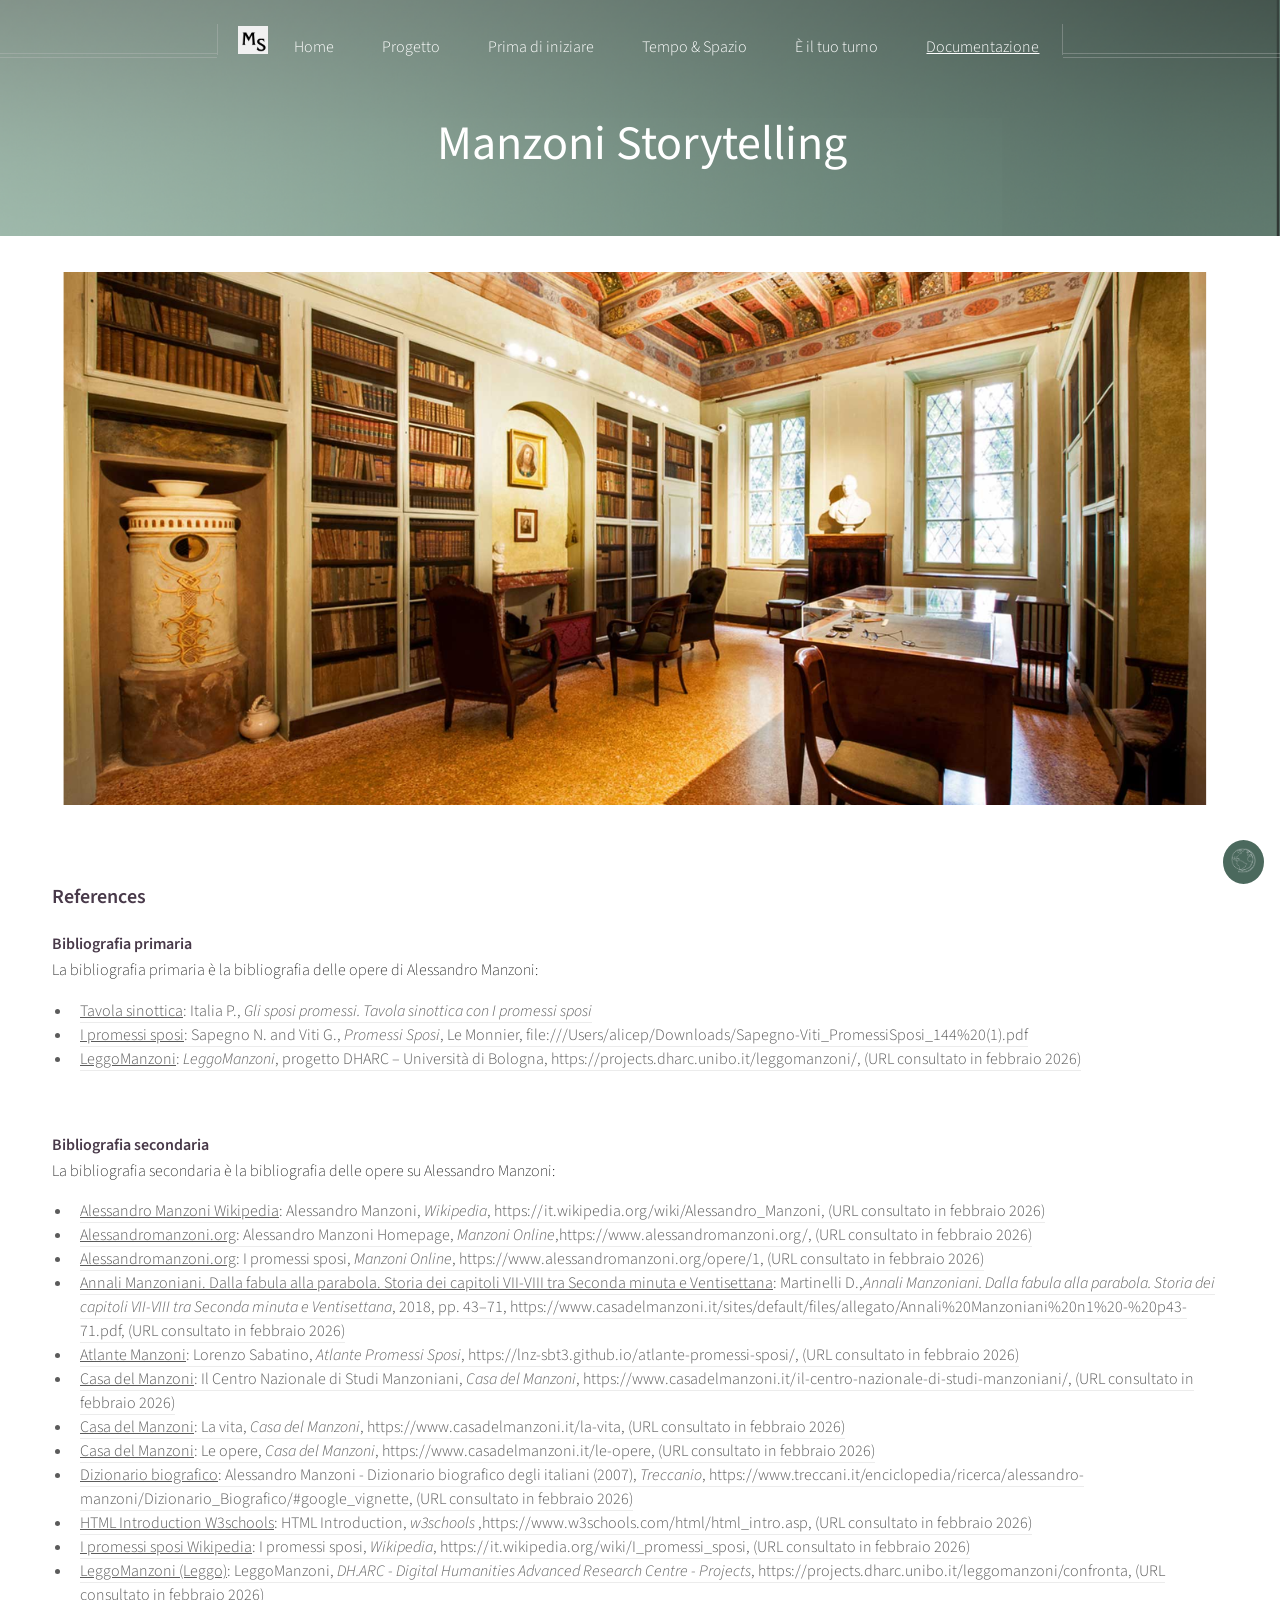
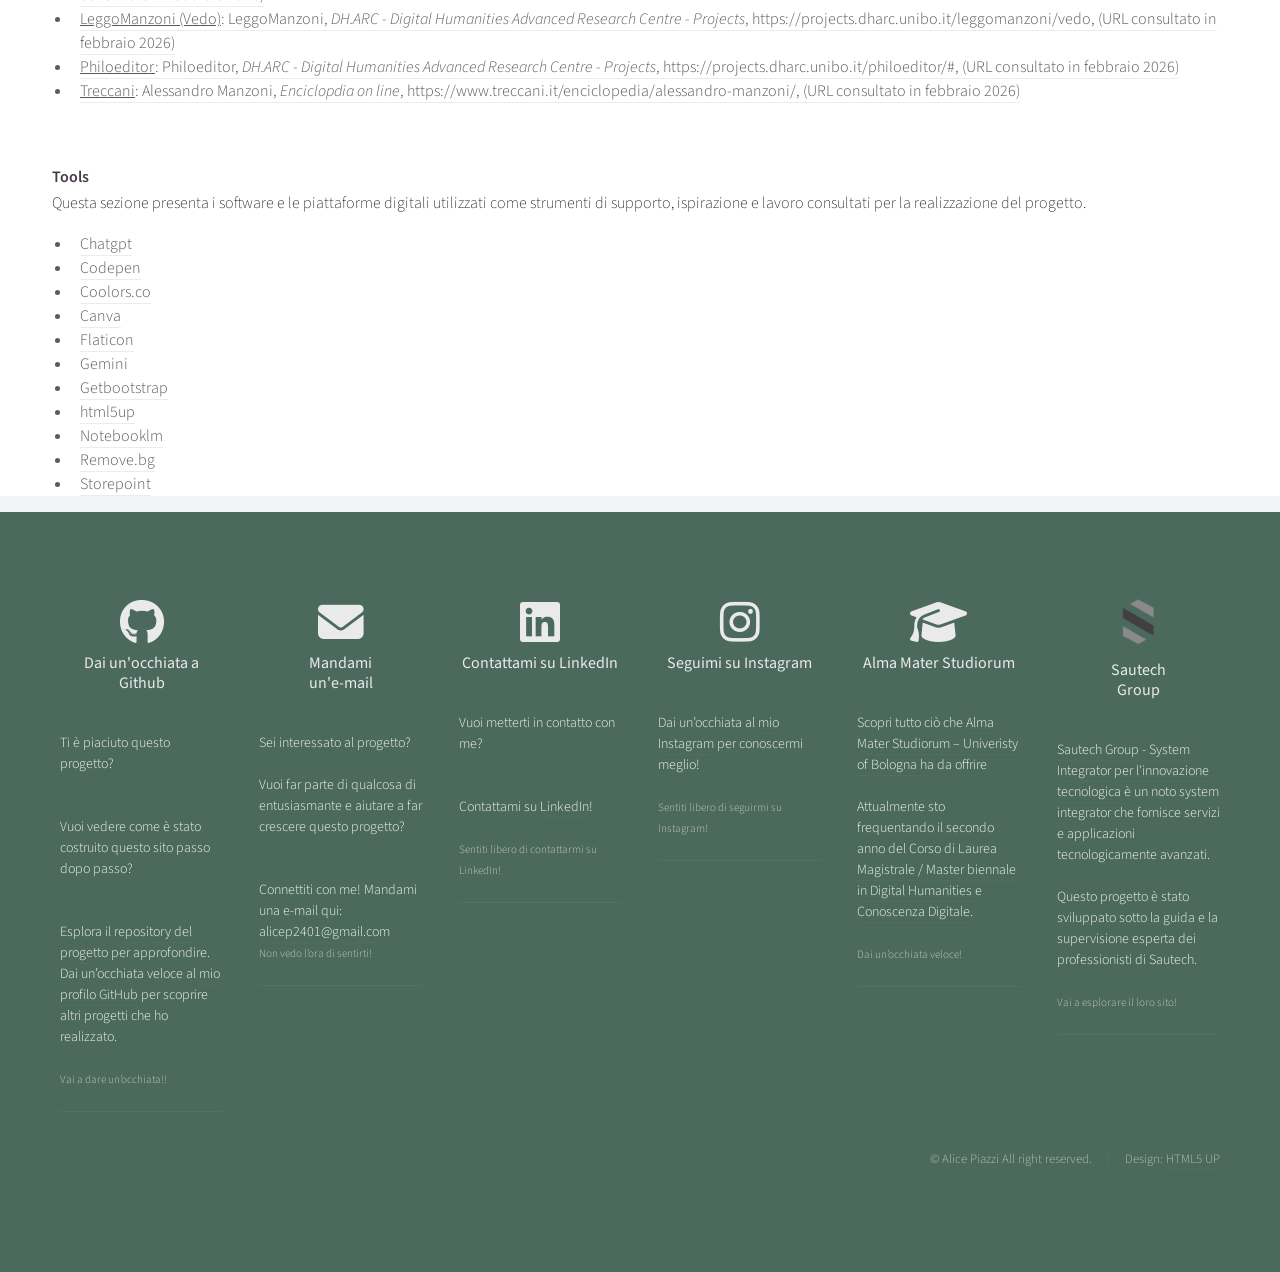
<file: references.html>
<!DOCTYPE HTML>
<!--
	Helios by HTML5 UP
	html5up.net | @ajlkn
	Free for personal and commercial use under the CCA 3.0 license (html5up.net/license)
-->
<html>
	<head>
		<title>Manzoni Storytelling</title>
		<meta charset="utf-8" />
		<meta name="viewport" content="width=device-width, initial-scale=1, user-scalable=no" />
		<link rel="stylesheet" href="css/main.css" />
		<noscript><link rel="stylesheet" href="css/noscript.css" /></noscript>
		<link rel="stylesheet" href="https://cdnjs.cloudflare.com/ajax/libs/font-awesome/6.5.0/css/all.min.css">
		<!-- Favicons -->
		<link href="images/MSlogo.png" rel="icon">
		<link href="images/apple-touch-icon.png" rel="apple-touch-icon">
	</head>
	<body class="no-sidebar is-preload">
		<div id="page-wrapper">

			<!-- Header -->
				<div id="header">

					<!-- Inner -->
						<div class="inner">
							<header>
								<h1><a href="index.html" id="logo">Manzoni Storytelling</a></h1>
							</header>
						</div>

					<!-- Nav -->
						<nav id="nav">
							<ul>
								<img src="images/MSlogo.png" alt="mslogo" height="30px" width="30px" class="navbarlogo">
								<li><a href="index.html">Home</a></li>
								<li><a href="project.html">Progetto</a></li>
								<li><a href="">Prima di iniziare</a>
									<ul>
										<li><a href="author.html" class="navdrop">Autore</a></li>
										<li><a href="literarywork.html" class="navdrop">Romanzo</a></li>
										<li><a href="characters.html" class="navdrop">Personaggi</a></li>
										<li><a href="places.html" class="navdrop">Luoghi</a></li>
									</ul>
								</li>
								<li><a href="">Tempo & Spazio</a>
									<ul>
										<li><a href="timeline.html" class="navdrop">Fabula & Intreccio</a></li>
										<li><a href="manz-history.html" class="navdrop">Romanzo e cultura europea contemporanea</a></li>
										<li><a href="map.html" class="navdrop">Mappa</a></li>
									</ul>
								</li>
								<li><a href="">È il tuo turno</a>
									<ul>
										<li><a href="narrseqchallenge.html" class="navdrop">Sfida delle sequenze narrative</a></li>
										<li><a href="boxes.html" class="navdrop">Quanto conosci i presonaggi?</a></li>
										<li><a href="whichchar.html" class="navdrop">Che personaggio sei?</a></li>
									</ul>
								</li>

								<li><a href="" class="nav-active-page">Documentazione</a>
									<ul>
										<li><a href="help.html" class="navdrop">Aiuto</a></li>
										<li><a href="#" class="navdrop-active">Bibliografia</a></li>
									</ul>
								</li>
						
							</ul>
						</nav>
<div class="languagepicker">
                                <img id="popupIcon" src="images/grigiopastello-removebg-preview.png" alt="world" height="25px" style="cursor:pointer;">
                            </div>

					<!-- Popup -->
					<div id="navpopup" class="navpopup">
						<div class="navpopup-content">
							<span id="closenavPopup" class="close">&times;</span>
							<p>
								<strong>Scegli la lingua</strong><br>
								Questo sito web è disponibile in molte lingue oltre all’italiano.
								Scegli qui la lingua che preferisci utilizzare per navigare i contenuti
								e svolgere gli esercizi nel modo più comodo e semplice per te.
							</p>
							<div id="google_translate_element"></div>
						</div>
					</div>	

				</div>

			<!-- Main -->

				<div class="wrapper style1">

					<div class="container">
						<article id="main" class="special">
							<header>
							
						
							</header>
							
							
							<img src="images/ipsreferencessized.png" alt="I promessi sposi cover 1840" class="responsive-img">
						</article>
					</div>

							<section class="references">
								<div>
									<h3><a href="#"><strong>References</strong></a></h3>
									<br>
									<h4><strong>Bibliografia primaria</strong></h4>
										<p style="color: black; font-weight: lighter;">La bibliografia primaria è la bibliografia delle opere di Alessandro Manzoni: </p>
									<ul>
										<li><a href=""><u>Tavola sinottica</u>: Italia P., <i>Gli sposi promessi. Tavola sinottica con I promessi sposi</i></a></li>
										<li><a href="https://www.w3schools.com/html/html_intro.asp"><u>I promessi sposi</u>: Sapegno N. and Viti G., <i>Promessi Sposi</i>, Le Monnier, file:///Users/alicep/Downloads/Sapegno-Viti_PromessiSposi_144%20(1).pdf</li>
										<li><a href="https://projects.dharc.unibo.it/leggomanzoni/"><u>LeggoManzoni</u>: <i>LeggoManzoni</i>, progetto DHARC – Università di Bologna, https://projects.dharc.unibo.it/leggomanzoni/, (URL consultato in febbraio 2026)</a></li>
									</ul>
									<br>
									<br>

									<h4><strong>Bibliografia secondaria</strong></h4>
										<p style="color: black; font-weight: lighter;">La bibliografia secondaria è la bibliografia delle opere su Alessandro Manzoni:</p>
								
									<ul>
										<li><a href="https://it.wikipedia.org/wiki/Alessandro_Manzoni"><u>Alessandro Manzoni Wikipedia</u>: Alessandro Manzoni, <i>Wikipedia</i>, https://it.wikipedia.org/wiki/Alessandro_Manzoni, (URL consultato in febbraio 2026)</a></li>
										<li><a href="https://www.alessandromanzoni.org/"><u>Alessandromanzoni.org</u>: Alessandro Manzoni Homepage, <i>Manzoni Online</i>,https://www.alessandromanzoni.org/, (URL consultato in febbraio 2026)</a></li>
										<li><a href="https://www.alessandromanzoni.org/opere/1"><u>Alessandromanzoni.org</u>: I promessi sposi, <i>Manzoni Online</i>, https://www.alessandromanzoni.org/opere/1, (URL consultato in febbraio 2026)</a></li>
										<li><a href="https://www.casadelmanzoni.it/sites/default/files/allegato/Annali%20Manzoniani%20n1%20-%20p43-71.pdf"><u>Annali Manzoniani. Dalla fabula alla parabola. Storia dei capitoli VII-VIII tra Seconda minuta e Ventisettana</u>: Martinelli D.,<i>Annali Manzoniani. Dalla fabula alla parabola. Storia dei capitoli VII-VIII tra Seconda minuta e Ventisettana</i>, 2018, pp. 43–71, https://www.casadelmanzoni.it/sites/default/files/allegato/Annali%20Manzoniani%20n1%20-%20p43-71.pdf, (URL consultato in febbraio 2026)</li>
										<li><a href="https://lnz-sbt3.github.io/atlante-promessi-sposi/"><u>Atlante Manzoni</u>: Lorenzo Sabatino, <i>Atlante Promessi Sposi</i>, https://lnz-sbt3.github.io/atlante-promessi-sposi/, (URL consultato in febbraio 2026)</a></li>
										<li><a href="https://www.casadelmanzoni.it/il-centro-nazionale-di-studi-manzoniani"><u>Casa del Manzoni</u>: Il Centro Nazionale di Studi Manzoniani, <i>Casa del Manzoni</i>, https://www.casadelmanzoni.it/il-centro-nazionale-di-studi-manzoniani/, (URL consultato in febbraio 2026)</a></li>
										<li><a href="https://www.casadelmanzoni.it/la-vita"><u>Casa del Manzoni</u>: La vita, <i>Casa del Manzoni</i>, https://www.casadelmanzoni.it/la-vita, (URL consultato in febbraio 2026)</a></li>
										<li><a href="https://www.casadelmanzoni.it/le-opere"><u>Casa del Manzoni</u>: Le opere, <i>Casa del Manzoni</i>, https://www.casadelmanzoni.it/le-opere, (URL consultato in febbraio 2026)</a></li>
										<li><a href="https://www.treccani.it/enciclopedia/ricerca/alessandro-manzoni/Dizionario_Biografico/#google_vignette"><u>Dizionario biografico</u>: Alessandro Manzoni - Dizionario biografico degli italiani (2007), <i>Treccanio</i>, https://www.treccani.it/enciclopedia/ricerca/alessandro-manzoni/Dizionario_Biografico/#google_vignette, (URL consultato in febbraio 2026)</a></li>
										<li><a href="https://www.w3schools.com/html/html_intro.asp"><u>HTML Introduction W3schools</u>: HTML Introduction, <i>w3schools</i> ,https://www.w3schools.com/html/html_intro.asp, (URL consultato in febbraio 2026)</li>
										<li><a href="https://it.wikipedia.org/wiki/I_promessi_sposi"><u>I promessi sposi Wikipedia</u>: I promessi sposi, <i>Wikipedia</i>, https://it.wikipedia.org/wiki/I_promessi_sposi, (URL consultato in febbraio 2026)</a></li>
										<li><a href="https://projects.dharc.unibo.it/leggomanzoni/confronta"><u>LeggoManzoni (Leggo)</u>: LeggoManzoni, <i>DH.ARC - Digital Humanities Advanced Research Centre - Projects</i>, https://projects.dharc.unibo.it/leggomanzoni/confronta, (URL consultato in febbraio 2026)</a></li>
										<li><a href="https://projects.dharc.unibo.it/leggomanzoni/vedo"><u>LeggoManzoni (Vedo)</u>: LeggoManzoni, <i>DH.ARC - Digital Humanities Advanced Research Centre - Projects</i>, https://projects.dharc.unibo.it/leggomanzoni/vedo, (URL consultato in febbraio 2026)</a></li>
										<li><a href="https://projects.dharc.unibo.it/philoeditor/# "><u>Philoeditor</u>: Philoeditor, <i>DH.ARC - Digital Humanities Advanced Research Centre - Projects</i>, https://projects.dharc.unibo.it/philoeditor/#, (URL consultato in febbraio 2026)</a></li>
										<li><a href="https://www.treccani.it/enciclopedia/alessandro-manzoni/"><u>Treccani</u>: Alessandro Manzoni, <i>Enciclopdia on line</i>, https://www.treccani.it/enciclopedia/alessandro-manzoni/, (URL consultato in febbraio 2026)</a></li>
									</ul>
									<br>
									<br>
									
									</div>

									<div>
								<h4><a href="#"><strong>Tools</strong></a></h4>
										<p style="color: black; font-weight: lighter;">Questa sezione presenta i software e le piattaforme digitali utilizzati come strumenti di supporto, ispirazione e lavoro consultati per la realizzazione del progetto.</p>
	
										<ul>
											<li><a href="https://chatgpt.com/">Chatgpt</a></li>
											<li><a href="https://codepen.io/Mestika/full/YPpbJZ">Codepen</a></li>
											<li><a href="https://coolors.co/">Coolors.co</a></li>
											<li><a href="https://www.canva.com/">Canva</a></li>
											<li><a href="https://www.flaticon.com/search?word=tangle">Flaticon</a></li>
											<li><a href="https://gemini.google.com/app/4d9a794f3f40338a?hl=it"></a>Gemini</li>
											<li><a href="https://getbootstrap.com/">Getbootstrap</a></li>
											<li><a href="https://html5up.net/">html5up</a></li>
											<li><a href="https://notebooklm.google.com/">Notebooklm</a></li>
											<li><a href="https://www.remove.bg/it/upload">Remove.bg</a></li>
											<li><a href="https://storepoint.co/resources/map-marker-generator">Storepoint</a></li>
										</ul>
									</div>
									</section>
				</div>

			<!-- Footer -->
				<div id="footer">
					<div class="container">
						<div class="row">
								

							<!-- Posts -->
								<section class="col-2 col-12-mobile">
									<header>
										<h2>
											<span class="circled">
												<a href="https://github.com/alicepiazzi" target="_blank"><i class="fa-brands fa-github fa-beat-fade"></i></a>
											</span> <br>
											<h6>Dai un'occhiata a Github</h6>
										</h2>
									</header>
									<br>
									<ul class="divided">
										<li>
											<article class="tweet">
												Ti è piaciuto questo progetto? <br>
												<br>
												<br>
												Vuoi vedere come è stato costruito questo sito passo dopo passo?<br>
												<br>
												<br>
												Esplora il <a href="https://github.com/manzoni-storytelling/Manzoni_Storytelling" target="_blank">repository del progetto</a> per approfondire. <br> 
												Dai un’occhiata veloce al <a href="https://github.com/alicepiazzi" target="_blank">mio profilo GitHub</a> per scoprire altri progetti che ho realizzato.
												<br>
												<br>
												<span class="timestamp">Vai a dare un’occhiata!!</span> 
											</article>
										</li>
										
										<li></li>
									</ul>
								</section>


									<!-- Tweets -->
								<section class="col-2 col-12-mobile">
									<header>
										<h2>
											<span class="circled">
												<a href="mailto:alicep2401@gmail.com"><i class="fa-solid fa-envelope fa-shake"></i></a>
											</span> <br>
											<h6>Mandami <br> 
												un'e-mail</h6>
										</h2>
									</header>
									<br>
									<ul class="divided">
										<li>
											<article class="tweet">
												Sei interessato al progetto? 
												<br>
												<br>
												Vuoi far parte di qualcosa di entusiasmante e aiutare a far crescere questo progetto? <br>
												<br>
												<br>
												Connettiti con me! Mandami una e-mail qui: <a href="mailto:alicep2401@gmail.com">alicep2401@gmail.com</a>
												<br>
												<span class="timestamp">Non vedo l’ora di sentirti!</span> 
											</article>
										</li>
										<li></li>
									</ul>
								</section>

								<!-- Tweets -->
								<section class="col-2 col-12-mobile">
									<header>
										<h2>
											<span class="circled">
												<a href="https://www.linkedin.com/in/alice-piazzi-4a6687259/" target="_blank"><i class="fa-brands fa-linkedin fa-bounce"></i></a>
											</span> <br>
											<h6>Contattami su LinkedIn</h6>
										</h2>
									</header>
									<br>
									<ul class="divided">
										<li>
											<article class="tweet">
												Vuoi metterti in contatto con me?<br>
												<br>
												<br>
												Contattami su <a href="https://www.linkedin.com/in/alice-piazzi-4a6687259/" target="_blank">LinkedIn</a>!
												<br>
												<br>
												<span class="timestamp">Sentiti libero di contattarmi su LinkedIn!</span> 
											</article>
										</li>
										<li></li>
									</ul>
								</section>
								
<!-- Photos -->
								<section class="col-2 col-12-mobile">
									<header>
										<h2>
											<span class="circled">
												<a href="https://www.instagram.com/alice.piazzii/" target="_blank"><i class="fa-brands fa-instagram fa-bounce"></i></a>
											</span> <br>
											<h6>Seguimi su Instagram</h6>
										</h2>
									</header>
									<br>
									<ul class="divided">
										<li>
											<article class="tweet">
												Dai un’occhiata al <a href="https://www.instagram.com/alice.piazzii/">mio Instagram</a> per conoscermi meglio!
												<br>
												<br>
												<span class="timestamp">Sentiti libero di seguirmi su Instagram!</span> 
											</article>
										</li>
										<li></li>
									</ul>

								</section>


								<section class="col-2 col-12-mobile">
									<header>
										<h2>
											<span class="circled">
												<a href="https://corsi.unibo.it/2cycle/DigitalHumanitiesKnowledge"><i class="fa-solid fa-graduation-cap fa-shake"></i></a>
											</span> <br>
											<h6>Alma Mater Studiorum</h6>
										</h2>
									</header>
									<br>
									<ul class="divided">
										<li>
											<article class="tweet">
												Scopri tutto ciò che <a href="https://www.unibo.it/it">Alma Mater Studiorum – Univeristy of Bologna</a> ha da offrire
												<br>
												<br>
												Attualmente sto frequentando il secondo anno del <a href="https://corsi.unibo.it/2cycle/DigitalHumanitiesKnowledge">Corso di Laurea Magistrale / Master biennale in Digital Humanities e Conoscenza Digitale</a>.
												<br>
												<br>
												<span class="timestamp">Dai un’occhiata veloce!</span> 
											</article>
										</li>
										<li></li>
									</ul>
								</section>


								<section class="col-2 col-12-mobile">
									<header>
										<h2>
											<span class="circled">
												<a href="https://www.sautechgroup.com/"><i class="fa-beat-fade"><img src="images/Logo-Sautech.png" alt="" height="50px" ></i></a>
											</span>
											<h6>Sautech <br>
												Group</h6>
										</h2>
									</header>
									<br>
									<ul class="divided">
										<li>
											<article class="tweet">
												<a href="https://www.sautechgroup.com/">Sautech Group - System Integrator per l'innovazione tecnologica</a> è un noto system integrator che fornisce servizi e applicazioni tecnologicamente avanzati. 
												<br>
												<br>
												Questo progetto è stato sviluppato sotto la guida e la supervisione esperta dei professionisti di Sautech.
												<br>
												<br>
												<span class="timestamp">Vai a esplorare il loro sito!</span> 
											</article>
										</li>
										<li></li>
									</ul>
								</section>

		
								
						</div>
						<br>
						<br>
					
						<hr />
<br>
								<!-- Copyright -->
									<div class="copyright">
										<ul class="menu">
											<li>&copy; Alice Piazzi All right reserved.</li><li>Design: <a href="http://html5up.net">HTML5 UP</a></li>
										</ul>
									</div>

							</div>

						</div>
					</div>
				</div>

		</div>

		<!-- Scripts -->
			<script src="js/jquery.min.js"></script>
			<script src="js/jquery.dropotron.min.js"></script>
			<script src="js/jquery.scrolly.min.js"></script>
			<script src="js/jquery.scrollex.min.js"></script>
			<script src="js/browser.min.js"></script>
			<script src="js/breakpoints.min.js"></script>
			<script src="js/util.js"></script>
			<script src="js/main.js"></script>

	</body>

</html>



<script type="text/javascript">
function googleTranslateElementInit() {
  new google.translate.TranslateElement({
    pageLanguage: 'it', // lingua originale
    includedLanguages: 'en,fr,es,de,zh-CN,ja,ru,pt,ar', // lingue disponibili, con l'inglese per prima
    layout: google.translate.TranslateElement.InlineLayout.SIMPLE
  }, 'google_translate_element');
}
</script>
<script type="text/javascript" src="//translate.google.com/translate_a/element.js?cb=googleTranslateElementInit">
</script>
<script>


document.getElementById("languagepicker").addEventListener("click", function(e){
    e.preventDefault();
    e.stopPropagation();
    document.getElementById("navpopup").classList.add("show");
});
</script>
</file>
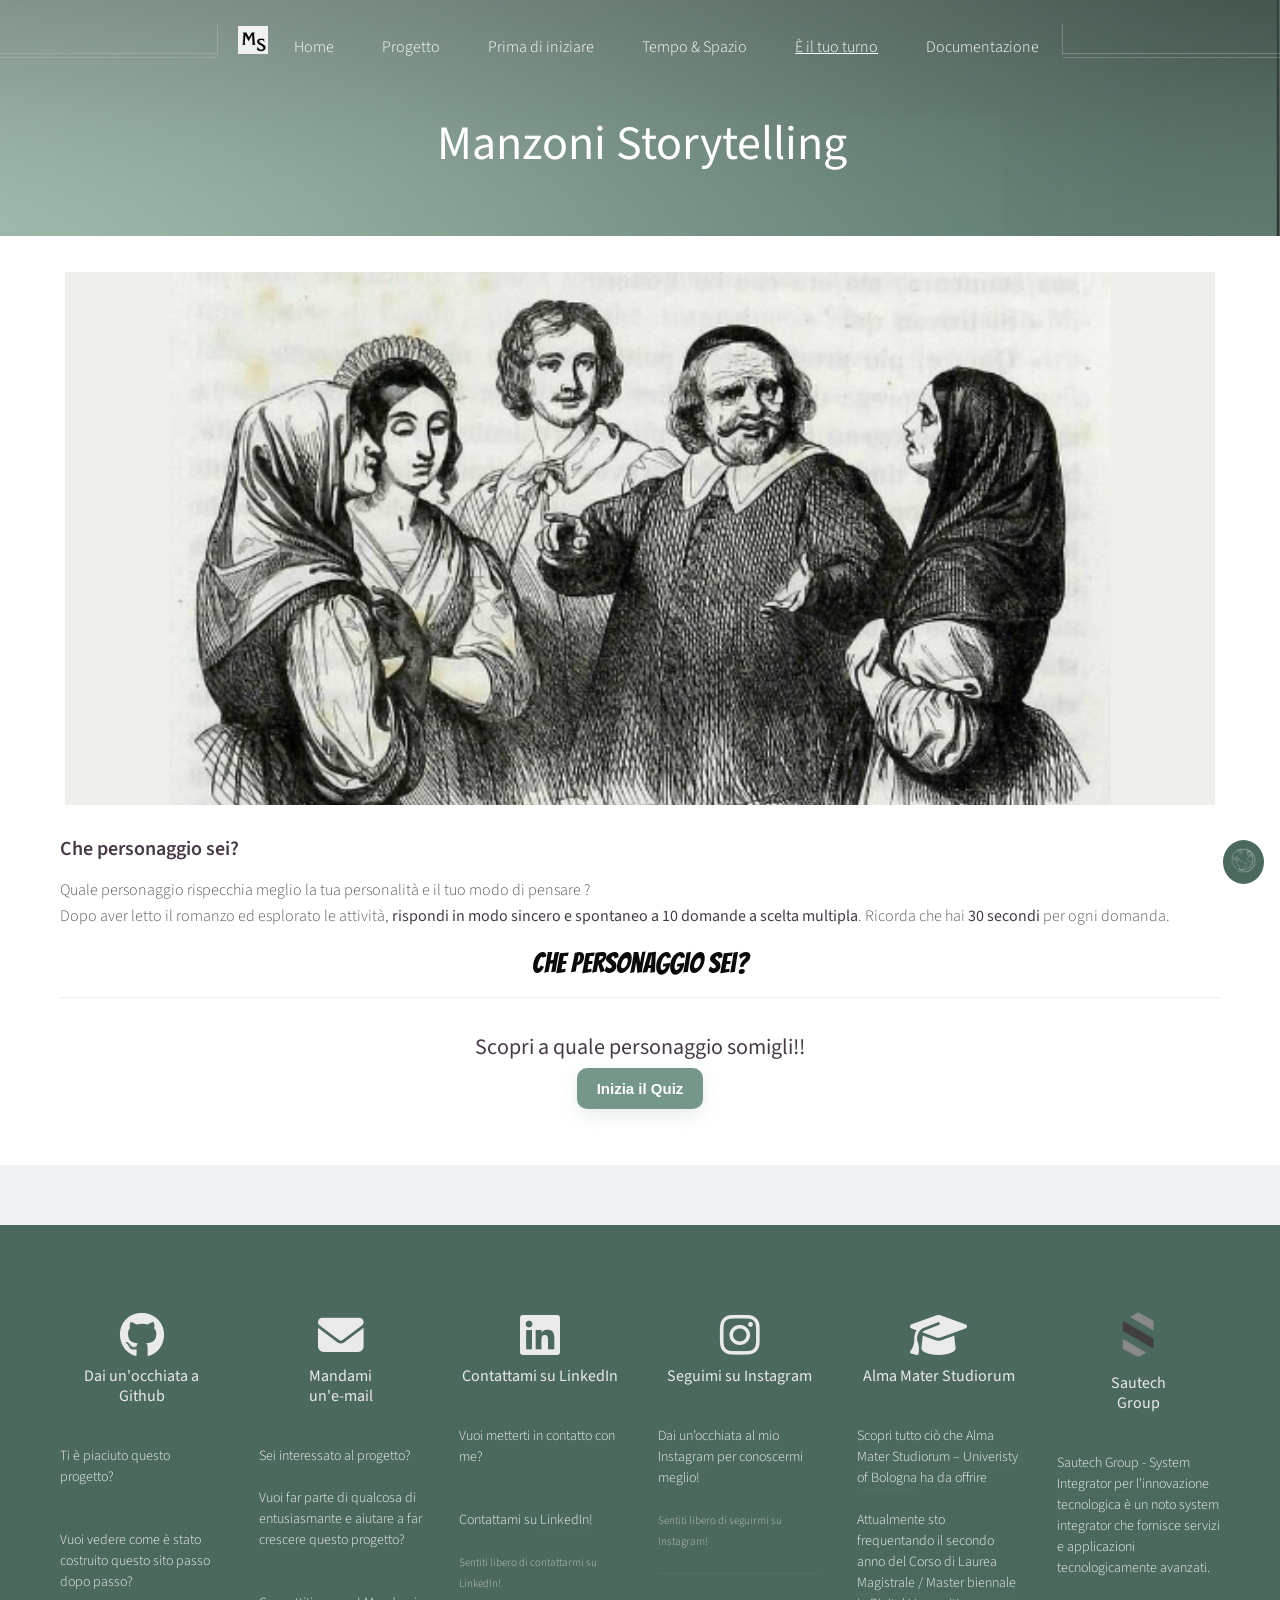
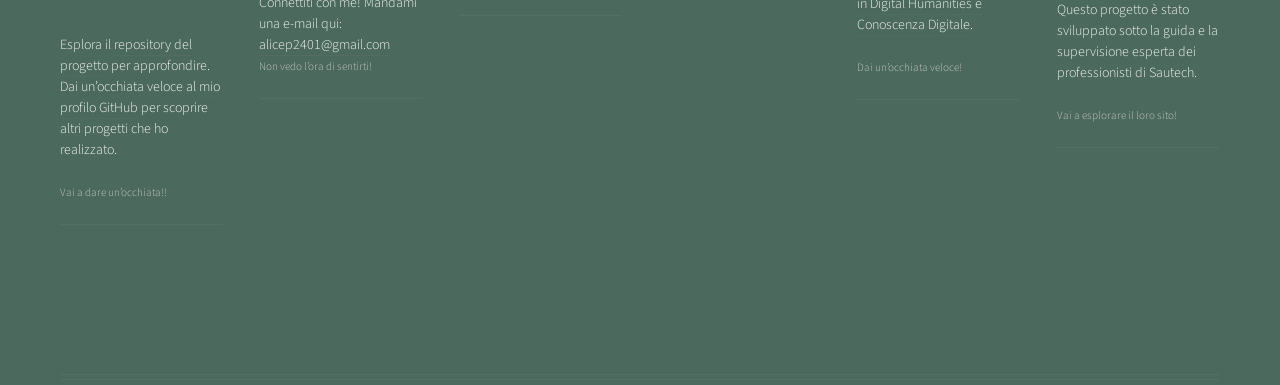
<file: whichchar.html>
<!DOCTYPE HTML>
<!--
   Helios by HTML5 UP
   html5up.net | @ajlkn
   Free for personal and commercial use under the CCA 3.0 license (html5up.net/license)
-->
<html>
   <head>
       <title>Manzoni Storytelling - project</title>
       <meta charset="utf-8" />
       <meta name="viewport" content="width=device-width, initial-scale=1, user-scalable=no" />
       <link rel="stylesheet" href="css/main.css" />
       <link rel="stylesheet" href="css/whichchar.css">
       <noscript><link rel="stylesheet" href="css/noscript.css" /></noscript>
       <link rel="stylesheet" href="https://cdnjs.cloudflare.com/ajax/libs/font-awesome/6.5.0/css/all.min.css">
       <link rel='stylesheet' href='https://cdn-uicons.flaticon.com/3.0.0/uicons-regular-rounded/css/uicons-regular-rounded.css'>
       <link rel='stylesheet' href='https://cdn-uicons.flaticon.com/3.0.0/uicons-bold-straight/css/uicons-bold-straight.css'>
       <link rel='stylesheet' href='https://cdn-uicons.flaticon.com/3.0.0/uicons-regular-straight/css/uicons-regular-straight.css'>
       <link href="https://fonts.googleapis.com/css2?family=Bangers&family=Permanent+Marker&family=Inter:wght@400;600;700;900&display=swap" rel="stylesheet">

       <!-- Favicons -->
       <link href="images/MSlogo.png" rel="icon">
       <link href="images/apple-touch-icon.png" rel="apple-touch-icon">
   </head>
   <body class="no-sidebar is-preload">
       <div id="page-wrapper">


           <!-- Header -->
               <div id="header">


                   <!-- Inner -->
                       <div class="inner">
                           <header>
                               <h1><a href="index.html" id="logo">Manzoni Storytelling</a></h1>
                           </header>
                       </div>


                   <!-- Nav -->
                       <nav id="nav">
							<ul>
								<img src="images/MSlogo.png" alt="mslogo" height="30px" width="30px" class="navbarlogo">
								<li><a href="index.html">Home</a></li>
								<li><a href="project.html">Progetto</a></li>
								<li><a href="">Prima di iniziare</a>
									<ul>
										<li><a href="author.html" class="navdrop">Autore</a></li>
										<li><a href="literarywork.html" class="navdrop">Romanzo</a></li>
										<li><a href="characters.html" class="navdrop">Personaggi</a></li>
										<li><a href="places.html" class="navdrop">Luoghi</a></li>
									</ul>
								</li>
								<li><a href="">Tempo & Spazio</a>
									<ul>
										<li><a href="timeline.html" class="navdrop">Fabula & Intreccio</a></li>
										<li><a href="manz-history.html" class="navdrop">Romanzo e cultura europea contemporanea</a></li>
										<li><a href="map.html" class="navdrop">Mappa</a></li>
									</ul>
								</li>
								<li><a href="" class="nav-active-page">È il tuo turno</a>
									<ul>
										<li><a href="narrseqchallenge.html" class="navdrop">Sfida delle sequenze narrative</a></li>
										<li><a href="boxes.html" class="navdrop">Quanto conosci i presonaggi?</a></li>
										<li><a href="#" class="navdrop-active">Che personaggio sei?</a></li>
									</ul>
								</li>

								<li><a href="">Documentazione</a>
									<ul>
										<li><a href="help.html" class="navdrop">Aiuto</a></li>
										<li><a href="references.html" class="navdrop">Bibliografia</a></li>
									</ul>
								</li>
						
							</ul>
						</nav>
<div class="languagepicker">
                                <img id="popupIcon" src="images/grigiopastello-removebg-preview.png" alt="world" height="25px" style="cursor:pointer;">
                            </div>

					<!-- Popup -->
					<div id="navpopup" class="navpopup">
						<div class="navpopup-content">
							<span id="closenavPopup" class="close">&times;</span>
							<p>
								<strong>Scegli la lingua</strong><br>
								Questo sito web è disponibile in molte lingue oltre all’italiano.
								Scegli qui la lingua che preferisci utilizzare per navigare i contenuti
								e svolgere gli esercizi nel modo più comodo e semplice per te.
							</p>
							<div id="google_translate_element"></div>
						</div>
					</div>	

				</div>
<!-- Main -->
           <div class="wrapper style1">


                   <div class="container" id="authorimgtextcontainer">
                       <article id="main" class="special">
                           <header>
                          
                      
                           </header>
                          
                           </p>
                           <img src="images/ipswhichcharactersized.png" alt="Help" class="responsive-img">
                          
                           <section>
                               <header>
                                   <h3><a href="#"><strong>Che personaggio sei?</strong></a></h3>
                               </header>
                                    <p>Quale personaggio rispecchia meglio la tua personalità e il tuo modo di pensare ? <br>
										Dopo aver letto il romanzo ed esplorato le attività, <strong>rispondi in modo sincero e spontaneo a 10 domande a scelta multipla</strong>. Ricorda che hai <strong>30 secondi</strong> per ogni domanda.
</section>
                       </article>
                

    <div class="header">
      <div class="logo">Che personaggio sei?</div>
    </div>

    <div class="main">

      <!-- START SCREEN -->
      <div id="start" class="start-screen">
        <h3 style="font-size:22px;margin-bottom:6px">Scopri a quale personaggio somigli!!</h3>
        <button id="startBtn" class="btn">Inizia il Quiz</button>
      </div>

      <!-- QUIZ -->
      <div id="quiz" class="quiz" aria-hidden="true">
        <div class="meta">
          <div class="qcount"><span id="qIndex">1</span>/10</div>
          <div class="progress-wrap" aria-hidden="true">
            <div class="progress"><i id="progressBar"></i></div>
          </div>
          <div class="timer" id="timer">00:30</div>
        </div>

        <div class="card" id="cardArea" role="group" aria-labelledby="questionText">
          <div id="questionText" class="question">Question text</div>
          <div class="answers" id="answers"></div>

          <div class="controls">
            <div class="small">Seleziona un’opzione per continuare</div>
            <div>
              <button id="nextBtn" class="btn" style="background:#2f5144;border:none">Avanti</button>
            </div>
          </div>
        </div>
      </div>

      <!-- RESULT -->
      <div id="result" class="result" aria-hidden="true">
        <h2>Ecco il tuo risolutato:</h2>
        <div class="char" id="resultName"></div>
        <div class="description" id="resultDesc"></div>
        <div style="margin-top:14px">
          <button id="restartBtn" class="btn restart">Ricomincia il Quiz</button>
        </div>
      </div>

    </div>
  </div>

</div>

</div>

        <!-- Footer -->
				<div id="footer">
					<div class="container">
						<div class="row">
								

							<!-- Posts -->
								<section class="col-2 col-12-mobile">
									<header>
										<h2>
											<span class="circled">
												<a href="https://github.com/alicepiazzi" target="_blank"><i class="fa-brands fa-github fa-beat-fade"></i></a>
											</span> <br>
											<h6>Dai un'occhiata a Github</h6>
										</h2>
									</header>
									<br>
									<ul class="divided">
										<li>
											<article class="tweet">
												Ti è piaciuto questo progetto? <br>
												<br>
												<br>
												Vuoi vedere come è stato costruito questo sito passo dopo passo?<br>
												<br>
												<br>
												Esplora il <a href="https://github.com/manzoni-storytelling/Manzoni_Storytelling" target="_blank">repository del progetto</a> per approfondire. <br> 
												Dai un’occhiata veloce al <a href="https://github.com/alicepiazzi" target="_blank">mio profilo GitHub</a> per scoprire altri progetti che ho realizzato.
												<br>
												<br>
												<span class="timestamp">Vai a dare un’occhiata!!</span> 
											</article>
										</li>
										
										<li></li>
									</ul>
								</section>


									<!-- Tweets -->
								<section class="col-2 col-12-mobile">
									<header>
										<h2>
											<span class="circled">
												<a href="mailto:alicep2401@gmail.com"><i class="fa-solid fa-envelope fa-shake"></i></a>
											</span> <br>
											<h6>Mandami <br> 
												un'e-mail</h6>
										</h2>
									</header>
									<br>
									<ul class="divided">
										<li>
											<article class="tweet">
												Sei interessato al progetto? 
												<br>
												<br>
												Vuoi far parte di qualcosa di entusiasmante e aiutare a far crescere questo progetto? <br>
												<br>
												<br>
												Connettiti con me! Mandami una e-mail qui: <a href="mailto:alicep2401@gmail.com">alicep2401@gmail.com</a>
												<br>
												<span class="timestamp">Non vedo l’ora di sentirti!</span> 
											</article>
										</li>
										<li></li>
									</ul>
								</section>

								<!-- Tweets -->
								<section class="col-2 col-12-mobile">
									<header>
										<h2>
											<span class="circled">
												<a href="https://www.linkedin.com/in/alice-piazzi-4a6687259/" target="_blank"><i class="fa-brands fa-linkedin fa-bounce"></i></a>
											</span> <br>
											<h6>Contattami su LinkedIn</h6>
										</h2>
									</header>
									<br>
									<ul class="divided">
										<li>
											<article class="tweet">
												Vuoi metterti in contatto con me?<br>
												<br>
												<br>
												Contattami su <a href="https://www.linkedin.com/in/alice-piazzi-4a6687259/" target="_blank">LinkedIn</a>!
												<br>
												<br>
												<span class="timestamp">Sentiti libero di contattarmi su LinkedIn!</span> 
											</article>
										</li>
										<li></li>
									</ul>
								</section>
								
<!-- Photos -->
								<section class="col-2 col-12-mobile">
									<header>
										<h2>
											<span class="circled">
												<a href="https://www.instagram.com/alice.piazzii/" target="_blank"><i class="fa-brands fa-instagram fa-bounce"></i></a>
											</span> <br>
											<h6>Seguimi su Instagram</h6>
										</h2>
									</header>
									<br>
									<ul class="divided">
										<li>
											<article class="tweet">
												Dai un’occhiata al <a href="https://www.instagram.com/alice.piazzii/">mio Instagram</a> per conoscermi meglio!
												<br>
												<br>
												<span class="timestamp">Sentiti libero di seguirmi su Instagram!</span> 
											</article>
										</li>
										<li></li>
									</ul>

								</section>


								<section class="col-2 col-12-mobile">
									<header>
										<h2>
											<span class="circled">
												<a href="https://corsi.unibo.it/2cycle/DigitalHumanitiesKnowledge"><i class="fa-solid fa-graduation-cap fa-shake"></i></a>
											</span> <br>
											<h6>Alma Mater Studiorum</h6>
										</h2>
									</header>
									<br>
									<ul class="divided">
										<li>
											<article class="tweet">
												Scopri tutto ciò che <a href="https://www.unibo.it/it">Alma Mater Studiorum – Univeristy of Bologna</a> ha da offrire
												<br>
												<br>
												Attualmente sto frequentando il secondo anno del <a href="https://corsi.unibo.it/2cycle/DigitalHumanitiesKnowledge">Corso di Laurea Magistrale / Master biennale in Digital Humanities e Conoscenza Digitale</a>.
												<br>
												<br>
												<span class="timestamp">Dai un’occhiata veloce!</span> 
											</article>
										</li>
										<li></li>
									</ul>
								</section>


								<section class="col-2 col-12-mobile">
									<header>
										<h2>
											<span class="circled">
												<a href="https://www.sautechgroup.com/"><i class="fa-beat-fade"><img src="images/Logo-Sautech.png" alt="" height="50px" ></i></a>
											</span>
											<h6>Sautech <br>
												Group</h6>
										</h2>
									</header>
									<br>
									<ul class="divided">
										<li>
											<article class="tweet">
												<a href="https://www.sautechgroup.com/">Sautech Group - System Integrator per l'innovazione tecnologica</a> è un noto system integrator che fornisce servizi e applicazioni tecnologicamente avanzati. 
												<br>
												<br>
												Questo progetto è stato sviluppato sotto la guida e la supervisione esperta dei professionisti di Sautech.
												<br>
												<br>
												<span class="timestamp">Vai a esplorare il loro sito!</span> 
											</article>
										</li>
										<li></li>
									</ul>
								</section>

		
								
						</div>
						<br>
						<br>
					
						<hr />
<br>
								<!-- Copyright -->
									<div class="copyright">
										<ul class="menu">
											<li>&copy; Alice Piazzi All right reserved.</li><li>Design: <a href="http://html5up.net">HTML5 UP</a></li>
										</ul>
									</div>


                           </div>


                       </div>
                   </div>
               </div>
       </div>

       <!-- Scripts -->
           <script src="js/jquery.min.js"></script>
           <script src="js/jquery.dropotron.min.js"></script>
           <script src="js/jquery.scrolly.min.js"></script>
           <script src="js/jquery.scrollex.min.js"></script>
           <script src="js/browser.min.js"></script>
           <script src="js/breakpoints.min.js"></script>
           <script src="js/util.js"></script>
           <script src="js/main.js"></script>
           <script src="js/whichchar.js"></script>
           <script src="https://cdn.jsdelivr.net/npm/@popperjs/core@2.11.8/dist/umd/popper.min.js"></script>
           <script src="https://cdn.jsdelivr.net/npm/bootstrap@5.3.3/dist/js/bootstrap.min.js"></script>
          
   </body>
</html>




<script type="text/javascript">
function googleTranslateElementInit() {
  new google.translate.TranslateElement({
    pageLanguage: 'it', // lingua originale
    includedLanguages: 'en,fr,es,de,zh-CN,ja,ru,pt,ar', // lingue disponibili, con l'inglese per prima
    layout: google.translate.TranslateElement.InlineLayout.SIMPLE
  }, 'google_translate_element');
}
</script>
<script type="text/javascript" src="//translate.google.com/translate_a/element.js?cb=googleTranslateElementInit">
</script>
<script>


document.getElementById("languagepicker").addEventListener("click", function(e){
    e.preventDefault();
    e.stopPropagation();
    document.getElementById("navpopup").classList.add("show");
});
</script>
</file>
<file: css/noscript.css>
/*
	Helios by HTML5 UP
	html5up.net | @ajlkn
	Free for personal and commercial use under the CCA 3.0 license (html5up.net/license)
*/

/* Carousel */

	.carousel {
		overflow-x: auto;
	}

/* Header */

	body.homepage.is-preload #header:after {
		opacity: 0;
	}
</file>
<file: css/boxes.css>
* {
            margin: 0;
            padding: 0;
            box-sizing: border-box;
            -webkit-tap-highlight-color: transparent;
        }

        :root {
            --accent: #74978a;
            --accent-dark: #2f5144;
            --black: #0A0A0A;
            --white: #FAFAFA;
            --gray: #E0E0E0;
            --gray-dark: #757575;
        }

        body {
            background: var(--white);
            color: var(--black);
            overflow-x: hidden;
            min-height: 100vh;
            user-select: none;
        }

        /* Home Screen */
        .container {
    display: block ; /* invece di flex */
    grid-template-columns: repeat(auto-fit, minmax(250px, 1fr)); /* box in più colonne adattive */
    gap: 20px; /* spazio tra i box */
    max-width: 1200px;
    margin: 0 auto 60px auto;
    padding: 20px;
    place-items: center; /* centra ogni box orizzontalmente e verticalmente */
}


    

        .home-screen {
            min-height: 100vh;
            padding: 20px;
            display: flex;
            flex-direction: column;
        
        }

        .header {
            position: relative;
            text-align: center;
            margin-bottom: 40px;
            padding: 30px 0;
        }

        .logo {
            font-family: 'Bangers', cursive;
            font-size: 48px;
            letter-spacing: 3px;
            color: var(--black);
            text-transform: uppercase;
            position: relative;
            display: inline-block;
            margin-bottom: 10px;
        }

        .logo::before {
            content: '';
            position: absolute;
            top: 50%;
            left: -15px;
            right: -15px;
            height: 3px;
            background: var(--accent);
            transform: translateY(-50%) skewY(-2deg);
            z-index: -1;
        }

        .tagline {
            font-size: 14px;
            font-weight: 600;
            color: var(--gray-dark);
            letter-spacing: 2px;
            text-transform: uppercase;
        }

        /* Speed lines background */
        .speed-lines {
            position: fixed;
            top: 0;
            left: 0;
            width: 100%;
            height: 100%;
            opacity: 0.03;
            z-index: 0;
            pointer-events: none;
        }

        .speed-line {
            position: absolute;
            background: var(--black);
            transform-origin: center;
        }

        /* Anime Cards */
        .cards-container {
            flex: 1;
            display: grid;
            gap: 20px;
            grid-template-columns: 1fr;
            width: 100%;
            margin: 0 auto;
            width: 100%;
            position: relative;
            z-index: 1;
        }

        .anime-card {
            background: var(--white);
            border: 3px solid var(--black);
            border-radius: 10px;
            padding: 30px;
            position: relative;
            cursor: pointer;
            transition: all 0.3s cubic-bezier(0.4, 0, 0.2, 1);
            min-height: 140px;
            display: flex;
            flex-direction: column;
            justify-content: center;
            overflow: hidden;
            box-shadow: 8px 8px 0 var(--gray);
        }

        .anime-card:active {
            transform: translate(4px, 4px);
            box-shadow: 4px 4px 0 var(--gray);
        }

        .anime-card::before {
            content: '';
            position: absolute;
            top: 0;
            right: 0;
            width: 100px;
            height: 100%;
            background: repeating-linear-gradient(
                45deg,
                transparent,
                transparent 2px,
                rgba(0,0,0,0.03) 2px,
                rgba(0,0,0,0.03) 4px
            );
            pointer-events: none;
        }

        .card-title {
            font-family: 'Bangers', cursive;
            font-size: 28px;
            letter-spacing: 1px;
            color: var(--black);
            margin-bottom: 8px;
            position: relative;
            text-transform: uppercase;
        }

        .card-difficulty {
            font-size: 12px;
            font-weight: 700;
            color: var(--white);
            background: var(--accent);
            padding: 4px 12px;
            display: inline-block;
            text-transform: uppercase;
            letter-spacing: 1px;
            position: relative;
            align-self: flex-start;
        }

        .card-difficulty::after {
            content: '';
            position: absolute;
            right: -8px;
            top: 0;
            width: 0;
            height: 0;
            border-style: solid;
            border-width: 0 0 24px 8px;
            border-color: transparent transparent var(--accent) transparent;
        }

        .card-icon {
            position: absolute;
            right: 20px;
            bottom: 20px;
            width: 40px;
            height: 40px;
            background: var(--accent);
            clip-path: polygon(50% 0%, 100% 25%, 100% 75%, 50% 100%, 0% 75%, 0% 25%);
            opacity: 0.2;
        }

        /* Quiz Screen */
        .quiz-screen {
            display: none;
            min-height: 100vh;
            flex-direction: column;
        }

        /* Mostra il quiz */
        .quiz-screen.active {
            display: flex;
            width: 100%;
        }

        /* Contenitore domande */
        .question-container {
            flex: 1;
            padding: 30px 20px;
            display: flex;
            flex-direction: column;
            max-width: 600px;
            margin: 0 auto;
            width: 100%;
        }

        /* Testo delle domande */
        .question-text {
            font-size: 1.2rem;
            margin-bottom: 20px;
            width: 100%;
            display: flex;
        }

        /* Contenitore risposte */
        .answers-container {
            display: flex;
            flex-direction: column;
            width: 100%;
            gap: 10px;
        }

        /* Risposta singola */
        .answer-option {
            padding: 10px 15px;
            border: 2px solid #333;
            border-radius: 8px;
            font-size: 1rem;
            cursor: pointer;
            background-color: #f5f5f5;
            transition: all 0.2s ease-in-out;
        }

        .answer-option:hover {
            background-color: #e0e0e0;
            transform: scale(1.02);
        }

        /* Progress Bar */
        .progress-container {
            background: lightgray;
            padding: 20px;
            position: relative;
            width: 100%;
        }

        .progress-info {
            display: flex;
            justify-content: space-between;
            align-items: center;
            margin-bottom: 15px;
            color: var(--white);
            font-size: 14px;
            font-weight: 600;
        }

        .quiz-title {
            font-family: 'Permanent Marker', cursive;
            font-size: 20px;
            color: #000000;
        }

        .progress-bar-bg {
            height: 8px;
            background: rgba(255, 255, 255, 0.2);
            position: relative;
            overflow: hidden;
        }

        .progress-bar-fill {
            height: 100%;
            background: var(--accent);
            width: 0%;
            transition: width 0.5s ease;
            position: relative;
        }

        .progress-bar-fill::after {
            content: '';
            position: absolute;
            top: 0;
            left: 0;
            bottom: 0;
            right: 0;
            background: repeating-linear-gradient(
                90deg,
                transparent,
                transparent 10px,
                rgba(255,255,255,0.1) 10px,
                rgba(255,255,255,0.1) 20px
            );
            animation: slide 1s linear infinite;
        }

        @keyframes slide {
            from { transform: translateX(0); }
            to { transform: translateX(20px); }
        }

        /* Timer */
        .timer-container {
            background: var(--white);
            padding: 20px;
            border-bottom: 3px solid var(--black);
            display: flex;
            justify-content: center;
            align-items: center;
            gap: 10px;
            width: 100%;
        }

        .timer {
            font-family: 'Bangers', cursive;
            font-size: 36px;
            color: var(--black);
            letter-spacing: 2px;
        }

        .timer.warning {
            color: red;
            animation: pulse 1s infinite;
        }

        @keyframes pulse {
            0%, 100% { transform: scale(1); }
            50% { transform: scale(1.1); }
        }

        .timer-icon {
            width: 30px;
            height: 30px;
            border: 3px solid var(--black);
            border-radius: 50%;
            position: relative;
        }

        .timer-icon::before {
            content: '';
            position: absolute;
            top: 50%;
            left: 50%;
            width: 2px;
            height: 10px;
            background: var(--black);
            transform-origin: bottom center;
            transform: translate(-50%, -100%);
        }


        .question-number {
            font-family: 'Permanent Marker', cursive;
            font-size: 14px;
            color: var(--accent);
            margin-bottom: 15px;
            text-transform: uppercase;
            letter-spacing: 1px;
        }

        .question-text {
            font-size: 22px;
            font-weight: 700;
            line-height: 1.4;
            margin-bottom: 40px;
            color: var(--black);
            position: relative;
            padding-left: 20px;
        }

        .question-text::before {
            content: '';
            position: absolute;
            left: 0;
            top: 0;
            width: 5px;
            height: 100%;
            background: var(--accent);
        }

        /* Answer Options */
        .answers-container {
            display: flex;
            flex-direction: column;
            gap: 15px;
        }

        .answer-option {
            background: var(--white);
            border: 3px solid var(--black);
            padding: 20px;
            cursor: pointer;
            position: relative;
            transition: all 0.2s ease;
            min-height: 60px;
            display: flex;
            align-items: center;
            font-size: 16px;
            font-weight: 600;
            border-radius: 10px;
        }

        .answer-option:active {
            transform: scale(0.98);
        }

        .answer-option::before {
            content: '';
            position: absolute;
            top: 10px;
            left: 10px;
            right: 10px;
            bottom: 10px;
            border: 1px solid var(--gray);
            opacity: 0;
            transition: opacity 0.2s;
        }

        .answer-option:hover::before {
            opacity: 1;
        }

        .answer-option.selected {
            background: var(--black);
            color: var(--white);
            transform: translateX(5px);
        }

        .answer-option.correct {
            background: #4CAF50;
            color: var(--white);
            border-color: #388E3C;
        }

        .answer-option.incorrect {
            background: #FF4C4C; /* rosso per sfondo */
            color: #000000;       /* nero per il testo */
            border-color: #990000; /* rosso scuro per il bordo */
        }

        .answer-letter {
            width: 30px;
            height: 30px;
            background: var(--accent);
            color: var(--white);
            display: flex;
            align-items: center;
            justify-content: center;
            font-family: 'Bangers', cursive;
            font-size: 18px;
            margin-right: 15px;
            flex-shrink: 0;
        }

        .answer-option.selected .answer-letter {
            background: var(--white);
            color: var(--black);
        }

        /* Back Button */
        .back-button {
            position: fixed;
            top: 20px;
            left: 20px;
            width: 44px;
            height: 44px;
            background: var(--white);
            border: 3px solid var(--black);
            cursor: pointer;
            display: flex;
            align-items: center;
            justify-content: center;
            z-index: 100;
            transition: all 0.2s;
            border-radius: 10px;
        }

        .back-button:active {
            transform: scale(0.9);
        }

        .back-button::before {
            content: '←';
            font-size: 24px;
            font-weight: bold;
        }

        /* Results Screen */
        .results-screen {
            display: none;
            min-height: 100vh;
            padding: 40px 20px;
            text-align: center;
            justify-content: center;
            align-items: center;
            flex-direction: column;
        }

        .results-screen.active {
            display: flex;
        }

        .results-title {
            font-family: 'Bangers', cursive;
            font-size: 48px;
            color: var(--black);
            margin-bottom: 30px;
            text-transform: uppercase;
        }

        .results-score {
            font-size: 72px;
            font-weight: 900;
            color: var(--accent);
            margin-bottom: 20px;
        }

        .results-message {
            font-size: 18px;
            color: var(--gray-dark);
            margin-bottom: 40px;
            max-width: 400px;
        }

        .restart-button {
            background: var(--black);
            color: var(--white);
            border: none;
            padding: 18px 40px;
            font-size: 18px;
            font-weight: 700;
            font-family: 'Bangers', cursive;
            letter-spacing: 2px;
            cursor: pointer;
            text-transform: uppercase;
            position: relative;
            transition: all 0.3s;
        }

        .restart-button:active {
            transform: scale(0.95);
        }

        .restart-button::after {
            content: '';
            position: absolute;
            bottom: -5px;
            right: -5px;
            left: 5px;
            top: 5px;
            background: var(--accent);
            z-index: -1;
        }

        /* Halftone pattern */
        .halftone {
            position: absolute;
            width: 60px;
            height: 60px;
            background-image: radial-gradient(circle, var(--black) 1px, transparent 1px);
            background-size: 8px 8px;
            opacity: 0.1;
            pointer-events: none;
        }

        @media (min-width: 768px) {
            .cards-container {
                grid-template-columns: repeat(2, 1fr);
            }
        }

        /* Loading Animation */
        @keyframes fadeIn {
            from {
                opacity: 0;
                transform: translateY(20px);
            }
            to {
                opacity: 1;
                transform: translateY(0);
            }
        }

        .anime-card {
            animation: fadeIn 0.5s ease forwards;
        }

        .anime-card:nth-child(1) { animation-delay: 0.1s; opacity: 0; }
        .anime-card:nth-child(2) { animation-delay: 0.2s; opacity: 0; }
        .anime-card:nth-child(3) { animation-delay: 0.3s; opacity: 0; }
        .anime-card:nth-child(4) { animation-delay: 0.4s; opacity: 0; }
        .anime-card:nth-child(5) { animation-delay: 0.5s; opacity: 0; }
        .anime-card:nth-child(6) { animation-delay: 0.6s; opacity: 0; }
</file>
<file: css/accordionstylesheet.css>
.faq-section {
  max-width: 900px;
  margin: 50px auto;
  padding: 20px;
  font-family: "Segoe UI", sans-serif;
  background-color: #74978a!important;
}


.faq-title {
  text-align: center;
  font-size: 2rem;
  margin-bottom: 20px;
  color: #ddd;
}

.faq-item {
  border-bottom: 1px solid #ddd;
  padding: 10px 0;
}

.faq-question {
  width: 100%;
  background: none;
  border: none;
  outline: none;
  text-align: left;
  font-size: 1.1rem;
  font-weight: 600;
  cursor: pointer;
  display: flex;
  justify-content: space-between;
  align-items: center;
  padding: 10px 0;
  padding: 10px;
}
.faq-question:hover{
  background: rgb(140, 185, 152);
  color: black !important;
  font-weight: bold;
}

.faq-question .icon {
  transition: transform 0.3s ease;
  font-weight: bold;
  font-size: 1.2rem;
}

.faq-answer {
  max-height: 0;
  overflow: hidden;
  transition: max-height 0.4s ease, padding 0.3s ease;
  padding: 0 0;
}

.faq-answer p {
  margin: 10px 0;
  color: #ddd;
}

.faq-item.active .faq-answer {
  max-height: 2400px; /* enough for content */
  padding: 10px 0;
}

.faq-item.active .faq-question .icon {
  transform: rotate(180deg);
  content: "–";
}

.faq-li{
  color: #ddd;;
}
.genstron-faqli{
  color: black;
}
.stron-faqli{
  color: black;
  font-weight: bold;
}
#FAQipad{
  height: 200px;
  margin-right: 10px;
}
#FAQiphone{
  height: 150px;
  margin-right: 10px;
}
</file>
<file: css/manz-historystylesheet.css>
/* -------------------------------- 

Primary style

-------------------------------- */
@import url(https://fonts.googleapis.com/css?family=Source+Sans+Pro);
*, *::after, *::before {
  box-sizing: border-box;
}

/* -------------------------------- 

Main Components 

-------------------------------- */

.cd-horizontal-timeline {
  opacity: 0;
  margin: 2em auto;
  -webkit-transition: opacity 0.2s;
  -moz-transition: opacity 0.2s;
  transition: opacity 0.2s;
  justify-content: center;
  height: auto;
}
.cd-horizontal-timeline::before {
  /* never visible - this is used in jQuery to check the current MQ */
  content: 'mobile';
  display: none;
}
.cd-horizontal-timeline.loaded {
  /* show the timeline after events position has been set (using JavaScript) */
  opacity: 1;
  height: auto !;
}
.cd-horizontal-timeline .timeline {
  position: relative;
  height: 80px;
  width: 90%;
  margin-left: 40px;
  align-items: center;
}
.cd-horizontal-timeline .events-wrapper {
  position: relative;
  height: 100%;
  margin: 0 40px;
  overflow: hidden;
}
.cd-horizontal-timeline .events-wrapper::after, .cd-horizontal-timeline .events-wrapper::before {
  /* these are used to create a shadow effect at the sides of the timeline */
  content: '';
  position: absolute;
  z-index: 2;
  top: 0;
  height: 100%;
  width: 20px;
}
.cd-horizontal-timeline .events-wrapper::before {
  left: 0;
}
.cd-horizontal-timeline .events-wrapper::after {
  right: 0;
}
.cd-horizontal-timeline .events {
  /* this is the grey line/timeline */
  position: absolute;
  z-index: 1;
  left: 0;
  top: 49px;
  height: 2px;
  /* width will be set using JavaScript */
  background: #dfdfdf;
  -webkit-transition: -webkit-transform 0.4s;
  -moz-transition: -moz-transform 0.4s;
  transition: transform 0.4s;
}
.cd-horizontal-timeline .filling-line {
  /* this is used to create the green line filling the timeline */
  position: absolute;
  z-index: 1;
  left: 0;
  top: 0;
  height: 100%;
  width: 100%;
  background-color: #4b695d;
  -webkit-transform: scaleX(0);
  -moz-transform: scaleX(0);
  -ms-transform: scaleX(0);
  -o-transform: scaleX(0);
  transform: scaleX(0);
  -webkit-transform-origin: left center;
  -moz-transform-origin: left center;
  -ms-transform-origin: left center;
  -o-transform-origin: left center;
  transform-origin: left center;
  -webkit-transition: -webkit-transform 0.3s;
  -moz-transition: -moz-transform 0.3s;
  transition: transform 0.3s;
}
.cd-horizontal-timeline .events a {
  position: absolute;
  bottom: 0;
  z-index: 2;
  text-align: center;
  font-size: 15pt;
  padding-bottom: 15px;
  color: #383838;
  /* fix bug on Safari - text flickering while timeline translates */
  -webkit-transform: translateZ(0);
  -moz-transform: translateZ(0);
  -ms-transform: translateZ(0);
  -o-transform: translateZ(0);
  transform: translateZ(0);
}
.cd-horizontal-timeline .events a::after {
  /* this is used to create the event spot */
  content: '';
  position: absolute;
  left: 50%;
  right: auto;
  -webkit-transform: translateX(-50%);
  -moz-transform: translateX(-50%);
  -ms-transform: translateX(-50%);
  -o-transform: translateX(-50%);
  transform: translateX(-50%);
  bottom: -5px;
  height: 12px;
  width: 12px;
  border-radius: 50%;
  border: 2px solid #dfdfdf;
  background-color: #f8f8f8;
  -webkit-transition: background-color 0.3s, border-color 0.3s;
  -moz-transition: background-color 0.3s, border-color 0.3s;
  transition: background-color 0.3s, border-color 0.3s;
}
.no-touch .cd-horizontal-timeline .events a:hover::after {
  background-color: #e7b872;
  border-color: #e7b872;
}
.cd-horizontal-timeline .events a.selected {
  pointer-events: none;
}
.cd-horizontal-timeline .events a.selected::after {
  background-color: #e7b872;
  border-color: #e7b872;
}
.cd-horizontal-timeline .events a.older-event::after {
  border-color: #e7b872;
}
@media only screen and (min-width: 1100px) {
  .cd-horizontal-timeline {
    margin: 6em auto;
  }
  .cd-horizontal-timeline::before {
    /* never visible - this is used in jQuery to check the current MQ */
    content: 'desktop';
  }
}

.cd-timeline-navigation a {
  /* these are the left/right arrows to navigate the timeline */
  position: absolute;
  z-index: 1;
  top: 50%;
  bottom: auto;
  -webkit-transform: translateY(-50%);
  -moz-transform: translateY(-50%);
  -ms-transform: translateY(-50%);
  -o-transform: translateY(-50%);
  transform: translateY(-50%);
  height: 34px;
  width: 34px;
  border-radius: 50%;
  border: 2px solid #dfdfdf;
  /* replace text with an icon */
  overflow: hidden;
  color: transparent;
  text-indent: 100%;
  white-space: nowrap;
  -webkit-transition: border-color 0.3s;
  -moz-transition: border-color 0.3s;
  transition: border-color 0.3s;
}
.cd-timeline-navigation a::after {
  /* arrow icon */
  content: '';
  position: absolute;
  height: 16px;
  width: 16px;
  left: 50%;
  top: 50%;
  bottom: auto;
  right: auto;
  -webkit-transform: translateX(-50%) translateY(-50%);
  -moz-transform: translateX(-50%) translateY(-50%);
  -ms-transform: translateX(-50%) translateY(-50%);
  -o-transform: translateX(-50%) translateY(-50%);
  transform: translateX(-50%) translateY(-50%);
}
.cd-timeline-navigation a.prev {
  left: 0;
  -webkit-transform: translateY(-50%) rotate(180deg);
  -moz-transform: translateY(-50%) rotate(180deg);
  -ms-transform: translateY(-50%) rotate(180deg);
  -o-transform: translateY(-50%) rotate(180deg);
  transform: translateY(-50%) rotate(180deg);
}
.cd-timeline-navigation a.next {
  right: 0;
}
.no-touch .cd-timeline-navigation a:hover {
  border-color: #7b9d6f;
}
.cd-timeline-navigation a.inactive {
  cursor: not-allowed;
}
.cd-timeline-navigation a.inactive::after {
  background-position: 0 -16px;
}
.no-touch .cd-timeline-navigation a.inactive:hover {
  border-color: #dfdfdf;
}

.cd-horizontal-timeline .events-content {
  position: relative;
  width: 100%;
  margin: 2em 0;
  overflow: hidden;
  -webkit-transition: height 0.4s;
  -moz-transition: height 0.4s;
  transition: height 0.4s;
}
.cd-horizontal-timeline .events-content li {
  position: absolute;
  z-index: 1;
  width: 100%;
  left: 0;
  top: 0;
  -webkit-transform: translateX(-100%);
  -moz-transform: translateX(-100%);
  -ms-transform: translateX(-100%);
  -o-transform: translateX(-100%);
  transform: translateX(-100%);
  padding: 0 5%;
  opacity: 0;
  -webkit-animation-duration: 0.4s;
  -moz-animation-duration: 0.4s;
  animation-duration: 0.4s;
  -webkit-animation-timing-function: ease-in-out;
  -moz-animation-timing-function: ease-in-out;
  animation-timing-function: ease-in-out;
}
.cd-horizontal-timeline .events-content li.selected {
  /* visible event content */
  font-size: 15pt;
  position: relative;
  z-index: 2;
  opacity: 1;
  -webkit-transform: translateX(0);
  -moz-transform: translateX(0);
  -ms-transform: translateX(0);
  -o-transform: translateX(0);
  transform: translateX(0);
}
.cd-horizontal-timeline .events-content li.enter-right, .cd-horizontal-timeline .events-content li.leave-right {
  -webkit-animation-name: cd-enter-right;
  -moz-animation-name: cd-enter-right;
  animation-name: cd-enter-right;
}
.cd-horizontal-timeline .events-content li.enter-left, .cd-horizontal-timeline .events-content li.leave-left {
  -webkit-animation-name: cd-enter-left;
  -moz-animation-name: cd-enter-left;
  animation-name: cd-enter-left;
}
.cd-horizontal-timeline .events-content li.leave-right, .cd-horizontal-timeline .events-content li.leave-left {
  -webkit-animation-direction: reverse;
  -moz-animation-direction: reverse;
  animation-direction: reverse;
}
.cd-horizontal-timeline .events-content li > * {
  max-width: 800px;
  margin: 0 auto;
}
.cd-horizontal-timeline .events-content h2 {
  font-weight: bold;
  font-size: 15pt;
  font-family: "Playfair Display", serif;
  font-weight: 700;
  line-height: 1.2;
}
.cd-horizontal-timeline .events-content em {
  display: block;
  font-style: italic;
  margin: 10px auto;
}
.cd-horizontal-timeline .events-content em::before {
  content: '- ';
}
.cd-horizontal-timeline .events-content p {
  font-size: 15pt;
  color: #959595;
}
.cd-horizontal-timeline .events-content em, .cd-horizontal-timeline .events-content p {
  line-height: 1.6;
}
@media only screen and (min-width: 768px) {
  .cd-horizontal-timeline .events-content h2 {
    font-size: 15pt;
  }
  .cd-horizontal-timeline .events-content em {
    font-size: 15pt;
  }
  .cd-horizontal-timeline .events-content p {
    font-size: 15pt;
  }
}

@-webkit-keyframes cd-enter-right {
  0% {
    opacity: 0;
    -webkit-transform: translateX(100%);
  }
  100% {
    opacity: 1;
    -webkit-transform: translateX(0%);
  }
}
@-moz-keyframes cd-enter-right {
  0% {
    opacity: 0;
    -moz-transform: translateX(100%);
  }
  100% {
    opacity: 1;
    -moz-transform: translateX(0%);
  }
}
@keyframes cd-enter-right {
  0% {
    opacity: 0;
    -webkit-transform: translateX(100%);
    -moz-transform: translateX(100%);
    -ms-transform: translateX(100%);
    -o-transform: translateX(100%);
    transform: translateX(100%);
  }
  100% {
    opacity: 1;
    -webkit-transform: translateX(0%);
    -moz-transform: translateX(0%);
    -ms-transform: translateX(0%);
    -o-transform: translateX(0%);
    transform: translateX(0%);
  }
}
@-webkit-keyframes cd-enter-left {
  0% {
    opacity: 0;
    -webkit-transform: translateX(-100%);
  }
  100% {
    opacity: 1;
    -webkit-transform: translateX(0%);
  }
}
@-moz-keyframes cd-enter-left {
  0% {
    opacity: 0;
    -moz-transform: translateX(-100%);
  }
  100% {
    opacity: 1;
    -moz-transform: translateX(0%);
  }
}
@keyframes cd-enter-left {
  0% {
    opacity: 0;
    -webkit-transform: translateX(-100%);
    -moz-transform: translateX(-100%);
    -ms-transform: translateX(-100%);
    -o-transform: translateX(-100%);
    transform: translateX(-100%);
  }
  100% {
    opacity: 1;
    -webkit-transform: translateX(0%);
    -moz-transform: translateX(0%);
    -ms-transform: translateX(0%);
    -o-transform: translateX(0%);
    transform: translateX(0%);
  }
}
ul li:empty {
  display: none;
}



.accordion-content .section {
    margin-bottom: 10px;
}

.toggle-content {
    max-height: 0;
    overflow: hidden;
    transition: max-height 0.5s ease;
    display: none;
    background-color: #f8f8f8;
    border-left: 3px solid #333;
    padding-left: 20px;
       /* se il testo supera questa altezza si fa scroll */
    /* scroll verticale */
}
.toggle-content.active {
    max-height: 1000px; /* abbastanza grande da contenere il contenuto più lungo */
}

.toggle-btn {
    cursor: pointer;
    font-weight: bold;
    float: right;
    margin-right: 10px;
}

h6:hover{
 color: #7b9d6f;
    font-weight: bold;
}
.toggle-btn:hover{
    color: #7b9d6f;
    font-weight: bold;
}

.section h6 {
    cursor: pointer;
    display: flex;
    justify-content: space-between;
    align-items: center;
}

.events-content {
    max-height: none !important;  /* rimuove limitazioni di altezza */
    overflow: visible !important;  /* permette al contenuto di espandersi */
    padding-left: 20px !important;
}

.events-content li {
    min-height: auto;   /* rimuove eventuali min-height fissi */
    height: auto;       /* altezza automatica */
}

.toggle-btn.disabled {
    color: #999;          /* grigio chiaro per indicare disabilitato */
    cursor: not-allowed;  /* cursore disabilitato */
    pointer-events: none; /* disabilita il click */  
}
.disabled:hover{
    color: red !important;
}

ol {
    list-style: decimal;
    padding-left: 20px;
  }
  li {
    margin-bottom: 20px;
  }
  .csnm-section {
    display: none;
    margin-left: 20px; /* allineamento contenuto alla voce */
    padding: 10px;
    background-color: #ffffff; /* leggermente diverso per evidenziare */
    border: 1px solid #ddd;
    border-radius: 5px;
    height: auto;
  }
  .open-csnm-btn {
    color: black;            /* colore normale */
    text-decoration: none;
    cursor: pointer;
    transition: color 0.2s ease-in-out;
}

.open-csnm-btn strong:hover {
    color: #74978a !important;            /* colore al passaggio del mouse */
}

.active {
    color: #74978a !important; 
    font-weight: bolder;           /* colore al passaggio del mouse */
}
  .close-csnm-btn {
    display: block;
    margin-top: 10px;
    cursor: pointer;
    color: red;
    text-decoration: underline;
    background: none;
    border: none;
    font-size: 0.9em;
  }

  .no-dots {
  list-style: none;
  padding: 0;
  margin: 0;
}

.cd-horizontal-timeline .events-content {
    overflow: visible !important;
    height: auto !important;
    max-height: none !important;
}






  /*  vertical line */

#modalBackdrop {
  display: none;
}
.modal {
    background: #1a1d24;
    padding: 2em;
    border-radius: 20px;
    height: 60%;
    width: 60%;
    text-align: center;
    position: relative;
    animation: popIn 0.4s ease forwards;
    transform: scale(0.8);
    opacity: 0;
    overflow-y: scroll;
    overflow-x: hidden;
}

#content-popup{
    font-family: 'Source Sans Pro', sans-serif !important;
    line-height: 1.85;
    margin-bottom: 15px;
    font-size: 16pt !important;
}
.timelinepopuptitle{
   font-family: 'Source Sans Pro', sans-serif !important;
    color: #718ca1;
    font-weight: bold;
    display: flex;
  justify-content: space-between; /* testo a sinistra, bottone a destra */
  align-items: center;
}


/*BETTER READABILITY BUTTON*/

/*BETTER READABILITY BUTTON*/
.high-readability {
  font-size: 18px !important;
  line-height: 2 !important;
  color: #111;
  background-color: #d7e4ed;
  padding: 10px;
  border-radius: 6px;
  font-family: Arial, Helvetica, sans-serif;
  word-spacing: normal !important;
  font-weight: normal;
  float: none !important; /* disattiva il vecchio float */
  margin-left: 10px;

}


#content-popup .timelinepopuptitle {
  display: flex !important;
  justify-content: space-between !important;
  align-items: center !important;
  width: 100%;
}

#content-popup .button_readibility {
  float: none !important;
  margin-left: auto !important;
  background-color: #718ca1 !important;
  color: white;
  border: none;
  border-radius: 6px;
  padding: 5px 10px;
  font-size: 12px;
  cursor: pointer;
  transition: background-color 0.3s;
}

#content-popup .button_readibility:hover {
  background-color: #5a7c90 !important;
}

.cd-timeline-img.cd-editor {
    background: #c2a878;
}

.cd-timeline-img.cd-earth {
    background: #BEC7C1;
}

.iconeeditor-box {
    padding-bottom: 4px;
    padding-right: 2px;
  width: 70px;
  height: auto;
}
.iconeearth-box{
    padding-top: 0;
    padding-bottom: 5px;
    width: 100px;
  height: auto;
  width: 27px;
}

@media only screen and (min-width: 1170px) {
    .cd-timeline-content {
        /* margin-left: 0; */
        padding: 0.8em !important;

    }
}



 /* scelta timeline; */
.prefs { display:flex; gap:12px; flex-wrap:wrap;}

.pref { display:inline-flex; align-items:center; gap:8px; cursor:pointer; font-family: Arial, sans-serif; }
.pref input { position:absolute; opacity:0; width:1px; height:1px; margin:0; clip:rect(0 0 0 0); overflow:hidden; }

.custom-box {
  width:18px;
  height:18px;
  border-radius:50%;
  border:2px solid #999;
  display:inline-block;
  background:white;
  transition:all .15s;
}

.pref input:checked + .custom-box {
  border-color:#4b695d;
  box-shadow:0 0 0 3px rgba(75,105,93,0.12);
}
.pref input:checked + .custom-box::after {
  content: "";
  position:absolute;
  left:50%;
  top:50%;
  transform:translate(-50%,-50%);
  width:8px;
  height:8px;
  border-radius:50%;
  background:#4b695d;
}

.pref input:focus + .custom-box { outline:3px solid rgba(120,160,140,0.25); outline-offset:2px; }
.pref input:checked ~ .pref-text { font-weight:700; color:#163a34; }

.prefs {
  display: flex;
  flex-direction: column;
  gap: 8px;
  margin-bottom: 20px;
  text-align: left;
}

.pref input {
  margin-right: 8px;
}

#chart {
  width: 260px;
  margin-top: 20px;
}

.bar {
  position: relative;
  background: #eee;
  border-radius: 6px;
  height: 22px;
  margin: 10px 0;
  height: 50px;
}

.bar span {
  position: absolute;
  left: 6px;
  top: 2px;
  font-size: 12px;
  color: #222;
}

.fill {
  height: 100%;
  width: 0%;
  background: #4b695d;
  border-radius: 6px;
  transition: 0.3s;
}
</file>
<file: css/timelinestylesheet.css>
/* -------------------------------- 

Primary style

-------------------------------- */


*, *:after, *:before {
    -webkit-box-sizing: border-box;
    -moz-box-sizing: border-box;
    box-sizing: border-box;
}

a {
    text-decoration: none;
}

img {
    max-width: 100%;
}

#timelinetitle{
    text-align: center;
    margin-top:140px;
}

/* -------------------------------- 

Modules - reusable parts of our design

-------------------------------- */
.cd-container {
  /* this class is used to give a max-width to the element it is applied to, and center it horizontally when it reaches that max-width */
    width: 90%;
    max-width: 1170px;
    margin: 0 auto;
}

.cd-container::after {
  /* clearfix */
    content: '';
    display: table;
    clear: both;
}

/* -------------------------------- 

xnugget info 

-------------------------------- */
.cd-nugget-info {
    text-align: center;
    position: absolute;
    width: 100%;
    height: 50px;
    line-height: 50px;
    top: 0;
    left: 0;
}

.cd-nugget-info a {
    position: relative;
    -webkit-transition: all 0.2s;
    -moz-transition: all 0.2s;
    transition: all 0.2s;
}

.no-touch .cd-nugget-info a:hover {
    opacity: .8;
}

.cd-nugget-info span {
    vertical-align: middle;
    display: inline-block;
}

.cd-nugget-info span svg {
    display: block;
}

.cd-nugget-info .cd-nugget-info-arrow {
    fill: #718ca1;
}

/* -------------------------------- 

xcarbonads 

-------------------------------- */
#carbonads-container {
    position: fixed;
    right: 40px;
    top: 40px;
    width: 180px;
    display: none;
    z-index: 1;
}

#carbonads-container .close-carbon-adv {
    display: inline-block;
    position: absolute;
    top: 0;
    right: 100%;
    background: rgba(26, 34, 40, 0.8);
    text-indent: 100%;
    overflow: hidden;
    width: 32px;
    height: 32px;
    border-radius: 3px 0 0 3px;
}

#carbonads-container .close-carbon-adv:hover {
    background: #1a2228;
}

#carbonads-container .close-carbon-adv::after, #carbonads-container .close-carbon-adv::before {
    content: '';
    background-color: #fff;
    height: 2px;
    width: 14px;
    position: absolute;
    top: 14px;
    left: 9px;
}

#carbonads-container .close-carbon-adv::after {
    -webkit-transform: rotate(45deg);
    -moz-transform: rotate(45deg);
    -ms-transform: rotate(45deg);
    -o-transform: rotate(45deg);
    transform: rotate(45deg);
}

#carbonads-container .close-carbon-adv::before {
    -webkit-transform: rotate(-45deg);
    -moz-transform: rotate(-45deg);
    -ms-transform: rotate(-45deg);
    -o-transform: rotate(-45deg);
    transform: rotate(-45deg);
}

#carbonads-container .carbonad {
    background: rgba(255, 255, 255, 0.9);
    border: none;
    width: 100%;
    height: auto;
    padding: 14px;
    text-align: center;
    border-radius: 0 3px 3px 3px;
    box-shadow: 0 0 20px rgba(0, 0, 0, 0.1);
}

#carbonads-container .carbonad .carbonad-image img {
    margin: 0 0 10px 10px;
}

#carbonads-container .carbonad .carbonad-text, #carbonads-container .carbonad .carbonad-tag {
}

#carbonads-container .carbonad .carbonad-text {
    display: block;
    width: 100%;
    padding: 0;
}

#carbonads-container .carbonad .carbonad-text a {
    color: #c23941;
}

.no-touch #carbonads-container .carbonad .carbonad-text a:hover {
    text-decoration: underline;
}

#carbonads-container .carbonad .carbonad-tag {
    margin-top: 5px;
    color: #3a393f;
}

#carbonads-container .carbonad .carbonad-tag a {
    color: #3a393f;
}

#carbonads-container .carbonad .carbonad-tag a:hover {
    color: #c23941;
}

@media only screen and (min-width: 1170px) {
    #carbonads-container {
        display: block;
    }
}

/* -------------------------------- 

Main components 

-------------------------------- */


@media only screen and (min-width: 1170px) {
    header {
        height: 75px;
        line-height: 300px;
    }

    header h1 {
        font-size: 24px;
        font-size: 1.5rem;
    }
}

#cd-timeline {
    position: relative;
    padding: 2em 0;
    margin-top: 2em;
    margin-bottom: 2em;
    z-index: 9999; /* più alto della timeline */
}

#cd-timeline::before {
  /* this is the vertical line */
    content: '';
    position: absolute;
    top: 0;
    left: 18px;
    height: 100%;
    width: 4px;
    background: #d7e4ed !important;
}

@media only screen and (min-width: 1170px) {
    #cd-timeline {
        margin-top: 3em;
        margin-bottom: 3em;
    }

    .cd-timeline-block {
        margin: 0px;
        
    }
}


.cd-timeline-block {
    position: relative;
    margin: 2em 0;
}

.cd-timeline-block:nth-child(odd) {
    margin: 1em 0; /* dispari */
}

.cd-timeline-block:nth-child(even) {
    margin: 1em 0; /* pari */
}


.cd-timeline-block:after {
    content: "";
    display: table;
    clear: both;
}

.cd-timeline-block:first-child {
    margin-top: 0;
}

.cd-timeline-block:last-child {
    margin-bottom: 0;
}

@media only screen and (min-width: 1170px) {
    .cd-timeline-block {
        margin: 4em 0;
    }

    .cd-timeline-block:first-child {
        margin-top: 0;
    }

    .cd-timeline-block:last-child {
        margin-bottom: 0;
    }
}

.cd-timeline-img {
    position: absolute;
    top: 0;
    left: 0;
    width: 30px;
    height: 30px;
    border-radius: 50%;
    box-shadow: 0 0 0 4px white, inset 0 2px 0 rgba(0, 0, 0, 0.08), 0 3px 0 4px rgba(0, 0, 0, 0.05);
}

.cd-timeline-img img {
    display: block;
    align-items: center;
    width: 30px;
    height: 30px;
    position: relative;
    left: 50%;
    top: 50%;
    margin-left: -12px;
    margin-top: -12px;
}

.cd-timeline-img.cd-picture {
    background: #964b00 !important;
}

.cd-timeline-img.cd-movie {
    background: #ffcc00 !important;
}

@media only screen and (min-width: 1170px) {
    .cd-timeline-img {
        width: 60px;
        height: 60px;
        left: 50%;
        margin-left: -30px;
    /* Force Hardware Acceleration in WebKit */
        -webkit-transform: translateZ(0);
        -webkit-backface-visibility: hidden;
    }

    .cssanimations .cd-timeline-img.is-hidden {
        visibility: hidden;
    }

    .cssanimations .cd-timeline-img.bounce-in {
        visibility: visible;
        -webkit-animation: cd-bounce-1 0.6s;
        -moz-animation: cd-bounce-1 0.6s;
        animation: cd-bounce-1 0.6s;
    }
}

@-webkit-keyframes cd-bounce-1 {
    0% {
        opacity: 0;
        -webkit-transform: scale(0.5);
    }

    60% {
        opacity: 1;
        -webkit-transform: scale(1.2);
    }

    100% {
        -webkit-transform: scale(1);
    }
}

@-moz-keyframes cd-bounce-1 {
    0% {
        opacity: 0;
        -moz-transform: scale(0.5);
    }

    60% {
        opacity: 1;
        -moz-transform: scale(1.2);
    }

    100% {
        -moz-transform: scale(1);
    }
}

@keyframes cd-bounce-1 {
    0% {
        opacity: 0;
        -webkit-transform: scale(0.5);
        -moz-transform: scale(0.5);
        -ms-transform: scale(0.5);
        -o-transform: scale(0.5);
        transform: scale(0.5);
    }

    60% {
        opacity: 1;
        -webkit-transform: scale(1.2);
        -moz-transform: scale(1.2);
        -ms-transform: scale(1.2);
        -o-transform: scale(1.2);
        transform: scale(1.2);
    }

    100% {
        -webkit-transform: scale(1);
        -moz-transform: scale(1);
        -ms-transform: scale(1);
        -o-transform: scale(1);
        transform: scale(1);
    }
}

.cd-timeline-content {
    position: relative;
    margin-left: 60px;
    background: white;
    border-radius: 0.25em;
    padding: 1em;
    box-shadow: 0 3px 0 #d7e4ed;
}

.cd-timeline-content:after {
    content: "";
    display: table;
    clear: both;
}

.cd-timeline-content h2 {
    color: #303e49;
}


.cd-timeline-content .cd-read-more, .cd-timeline-content .cd-date {
    display: inline-block;
}

.cd-timeline-content p {
    margin: 1em 0;
    line-height: 1.6;
}

.cd-timeline-content .cd-read-more {
    float: right;
    /*padding: .8em 1em;
    background: #acb7c0;
    color: white;
    border-radius: 0.25em;*/
    color: #1a2228;
    border: 0px !important;
}

.no-touch .cd-timeline-content .cd-read-more:hover {
    background-color: #bac4cb;
}

.cd-timeline-content .cd-date {
    float: left;
    padding: .8em 0;
    opacity: .7;
}

.cd-timeline-content::before {
    content: '';
    position: absolute;
    top: 16px;
    right: 100%;
    height: 0;
    width: 0;
    border: 7px solid transparent;
    border-right: 7px solid white;
}

@media only screen and (min-width: 768px) {
    .cd-timeline-content h2 {
        font-size: 20px;
        font-size: 1.25rem;
    }

    .cd-timeline-content p {
        font-size: 16px;
        font-size: 1rem;
    }

    .cd-timeline-content .cd-read-more, .cd-timeline-content .cd-date {
        font-size: 14px;
        font-size: 0.875rem;
    }
}

@media only screen and (min-width: 1170px) {
    .cd-timeline-content {
        /*margin-left: 0;*/
        padding: 0.8em;
    }

    .cd-timeline-content::before {
        top: 24px;
        left: 100%;
        border-color: transparent;
        border-left-color: white;
    }

    .cd-timeline-content .cd-read-more {
        float: left;
    }

    .cd-timeline-block:nth-child(even) .cd-timeline-content {
        float: right;
    }

    .cd-timeline-block:nth-child(even) .cd-timeline-content::before {
        top: 24px;
        left: auto;
        right: 100%;
        border-color: transparent;
        border-right-color: white;
    }

    .cd-timeline-block:nth-child(even) .cd-timeline-content .cd-read-more {
        float: right;
    }

    .cssanimations .cd-timeline-content.is-hidden {
        visibility: hidden;
    }

}
.cd-timeline-img cd-picture{
    width: 80px;
    height: auto;
}
.icontangle-box {
    padding-bottom: 4px;
    padding-right: 2px;
  width: 70px;
  height: auto;
}
.iconewatch-box{
    padding-top: 0;
    padding-bottom: 5px;
    width: 70px;
  height: auto;
}


/* Tutti i blocchi con pallino "picture" → box a sinistra */
.cd-timeline-img.cd-picture ~ .cd-timeline-content {
    float: left;
}

/* Tutti i blocchi con pallino "movie" → box a destra */
.cd-timeline-img.cd-movie ~ .cd-timeline-content {
    float: right;
}
/* Freccia dei box a sinistra */
.cd-timeline-img.cd-picture ~ .cd-timeline-content::before {
    left: 100%;
    right: auto;
    border-color: transparent;
    border-left-color: white;
}

/* Freccia dei box a destra */
.cd-timeline-img.cd-movie ~ .cd-timeline-content::before {
    right: 100%;
    left: auto;
    border-color: transparent;
    border-right-color: white;
}

/* Linea centrale di default */
#cd-timeline::before {
  content: '';
  position: absolute;
  top: 0;
  left: 50%;      /* linea al centro */
  margin-left: -2px;
  width: 4px;
  height: 100%;
  background: #d7e4ed;
}

/* --- VERSIONE MOBILE: sotto i 768px tutti a destra --- */
@media only screen and (min-width: 1390px) {
  .cd-timeline-content {
    width: 70%;
  }

}
@media only screen and (min-width: 800px) {
  .cd-timeline-content {
    width: 70%;
    left: -40px;
  }
}
@media only screen and (min-width: 700px) {
  .cd-timeline-content {
    width: 70%;
    left: -40px;
  }
}
@media only screen and (max-width: 768px) {
  #cd-timeline::before {
    left: 20px;          /* sposto la linea a sinistra */
    margin-left: 0;
  }

  .cd-timeline-content {
    float: none !important;
    width: calc(100% - 80px) !important; /* piena larghezza meno spazio per la linea */
    margin-left: 80px !important;        /* tutto spostato a destra */
  }

  .cd-timeline-content::before {
    top: 24px;
    left: auto !important;
    right: 100% !important;  /* freccia punta verso la linea */
    border-color: transparent !important;
    border-right-color: white !important;
  }

}

/* --- TABLET (769px – 1366px): picture a sinistra, movie a destra --- */
@media only screen and (min-width: 769px) {
  .cd-timeline-block .cd-timeline-content {
    width: 40%;
  }

  /* picture (fabula) sempre a sinistra */
  .cd-timeline-img.cd-picture + .cd-timeline-content {
    float: left;
  }

  /* movie (intreccio) sempre a destra */
  .cd-timeline-img.cd-movie + .cd-timeline-content {
    float: right;
  }

  /*  frecce */
  .cd-timeline-img.cd-picture + .cd-timeline-content::before {
    left: 100%;
    right: auto;
    border-color: transparent;
    border-left-color: white;
  }

  .cd-timeline-img.cd-movie + .cd-timeline-content::before {
    right: 100%;
    left: auto;
    border-color: transparent;
    border-right-color: white;
  }
}
@media only screen and (max-width: 768px) {
  .cd-timeline-content {
    float: none;
    right: 25px;
    width: calc(100% - 80px); /* lascia spazio al pallino */
    margin-left: 60px;        /* distanza fissa dal pallino */
    margin-right: 0px;
  }

  /* Mantieni il pallino centrato sulla linea */
  .cd-timeline-img {
    left: 20px;   /* posizione fissa rispetto al bordo */
    right: auto;
    transform: none;
  }
}

/* --- MOBILE: sotto i 768px tutti i box a destra, pallini sempre sulla linea --- */
@media only screen and (max-width: 768px) {
  #cd-timeline::before {
    left: 20px;          /* linea spostata a sinistra */
    margin-left: 0;
  }

  .cd-timeline-img {
    left: 10px !important;   /* pallini sempre centrati sulla linea */
    margin-left: 0 !important;
  }

  .cd-timeline-content {
    float: none !important;
    width: calc(100% - 60px) !important;
    margin-left: 80px !important;
  }

  .cd-timeline-content::before {
    top: 24px;
    left: auto !important;
    right: 100% !important;  /* freccia punta verso la linea */
    border-color: transparent !important;
    border-right-color: white !important;
  }

  .cd-timeline-content .cd-date {
    position: relative;
    left: auto;
    right: auto;
    text-align: left;
    display: block;
    margin-top: 10px;
  }
}

/* --- TABLET e DESKTOP: pallini centrati sulla linea --- */

@media only screen and (min-width: 769px) {
  .cd-timeline-img {
    left: 50% !important;    /* pallini centrati */
    margin-left: -30px;      /* metà della larghezza del pallino */
  }

  .cd-timeline-img.cd-picture + .cd-timeline-content {
    float: left;
  }

  .cd-timeline-img.cd-movie + .cd-timeline-content {
    float: right;
  }

  .cd-timeline-img.cd-picture + .cd-timeline-content::before {
    left: 100%;
    right: auto;
    border-color: transparent;
    border-left-color: white;
  }

  .cd-timeline-img.cd-movie + .cd-timeline-content::before {
    right: 100%;
    left: auto;
    border-color: transparent;
    border-right-color: white;
  }
}

/* --- legend --- */
/* Pulsante */
.timeline-legend {
    position: absolute;   /* fissa la box in un punto della pagina */
    top: 20px;            /* distanza dal top */
    left: 20px;           /* distanza dal lato sinistro */
    background-color: rgba(255, 255, 255, 0.95); /* leggermente trasparente */
    border: 1px solid #ccc;
    padding: 15px;
    border-radius: 8px;
    box-shadow: 0 2px 6px rgba(0,0,0,0.2); 
    height: auto !important;
}

/* Nasconde la legenda inizialmente */
.hidden {
    display: none;
}

/* Lista icone */
#timeline-legend ul {
    list-style: none;
    padding-left: 0;
    margin: 0;
    background-color: white;
    width: 100%;
    border-radius: 8px;
    height: 300px;
    position: sticky;
    height: auto !important;
}

#timeline-legend li {
    padding-top: 25px;
    display: flex;
    align-items: center;
    margin-bottom: 6px;
    margin-left:30px;
}

#timeline-legend .legend-icon {
    display: inline-block;
    width: 40px;
    height: 40px;
    margin-right: 8px;
    border-radius: 50%;
}
.legend-icon{
    width: 20px;
    height: 20px;
}

h4{
    color:#969393;
}
.timelinebox-texts{
    display: flex; 
    align-items: center; 
    gap: 20px;
}
.events-leftbox{
    width: 30px !important;
    height: 30px !important;
    margin-right: 10px;
    margin-bottom: 0px;
}
.events-rightbox{
    width: 30px !important;
    height: 30px !important;
    margin-right: 10px;
    margin-top: 0px;
    margin-left: 5px;
}

.cd-read-more-right {
    float: right;  /* posiziona Read more a destra del box a sinistra */
    margin-right: 30px;
}
.cd-read-more-left {
    float: left;   /* posiziona Read more a sinistra del box a destra */
}

.float-left{
    float: left;
}
.float-right{
    float:right;
}

.margin-top-100{
    margin-top: 100px;
}

.row-left-right::before{
    border: 0px solid transparent!important;
}

/* --- Desktop: sopra 1170px --- */
@media only screen and (min-width: 1170px) and (min-width: 1000px){
 .readmoreicon {
    display: inline-flex;
    align-items: center;
    gap: 300px !important;
    white-space: nowrap;
    width: 200px !important;
    margin-right: 40px;
}

.readmore-with-icon-left {
    display: inline-flex;
    align-items: center;
    justify-content: flex-end;
    gap: 270px!important;
    white-space: nowrap;
    width: 90%;
    margin-left: 40px;

}
    .events-rightbox {
        width: 50px;
        height: 50px;
        margin-right: 20px; /* vicino al box destro */
        margin-top: 0px;
    }
    .modal{
        background:  #d7e4ed;
        height: 500px;
        width: 600px;
    }
}

/* --- Tablet: 769px - 1169px --- */
@media only screen and (max-width: 999px) and (min-width: 969px) {
   .readmoreicon {
    display: inline-flex;
    align-items: center;
    gap: 200px !important;
    white-space: nowrap;
    width: 200px !important;
    margin-right: 40px;
}
.readmore-with-icon-left {
    display: inline-flex;
    align-items: center;
    justify-content: flex-end;
    gap: 180px !important;
    white-space: nowrap;
    width: 90%;
    margin-left: 40px;

}

    .events-rightbox {
        width: 40px;
        height: 40px;
        margin-right: 15px;
        margin-top: 0px;
    }
    .modal{
        background:  #d7e4ed;
        height: 500px;
        width: 600px;
    }
}
/* --- Mobile: 0 - 768px --- */
@media only screen and (max-width: 968px) and (min-width: 769px){
     .readmoreicon {
    display: inline-flex;
    align-items: center;
    gap: 170px !important;
    white-space: nowrap;
    width: 200px !important;
}
.readmore-with-icon-left {
    display: inline-flex;
    align-items: center;
    justify-content: flex-end;
    gap: 140px!important;
    white-space: nowrap;
    width: 90%;
    margin-left: 40px;

}
    .events-rightbox {
        width: 35px;
        height: 35px;
        margin-right: 10px;
        margin-top: 0px;
    }
    .modal{
        background:  #d7e4ed;
        height: 400px;
        width: 400px;
    }
}

@media only screen and (max-width: 768px){
.cd-timeline-block{
    height: fit-content !important;
}
.cd-timeline-content{
    margin-bottom: 20px;
}

}


/* --- Mobile: 0 - 768px --- */
@media only screen and (max-width: 768px) and (min-width: 574px){
    .readmoreicon {
    display: inline-flex;
    align-items: center;
    gap: 300px !important;
    white-space: nowrap;
    width: 200px !important;
}
.readmore-with-icon-left {
    display: inline-flex;
    align-items: center;
    justify-content: flex-end;
    gap: 250px!important;
    white-space: nowrap;
    width: 90%;
    margin-left: 40px;

}
    .events-rightbox {
        width: 35px;
        height: 35px;
        margin-right: 10px;
        margin-top: 0px;
    }
    .modal{
        background:  #d7e4ed;
        height: 400px;
        width: 400px;
    }
}

/* --- Mobile: 0 - 550px --- */
@media only screen and (max-width: 550px) and(min-width: 536px) {
        .readmoreicon {
    display: inline-flex;
    align-items: center;
    gap: 200px !important;
    white-space: nowrap;
    width: 200px !important;
}
.readmore-with-icon-left {
    display: inline-flex;
    align-items: center;
    justify-content: flex-end;
    gap: 150px!important;
    white-space: nowrap;
    width: 90%;
    margin-left: 40px;

}
    .events-rightbox {
        width: 35px;
        height: 35px;
        margin-right: 10px;
        margin-top: 0px;
    }
}

/* --- Mobile: 0 - 5360px --- */
@media only screen and (max-width: 535px) and (max-width: 345px){
         .readmoreicon {
    display: inline-flex;
    align-items: center;
    gap: 50px !important;
    white-space: nowrap;
    width: 100px !important;
}  

.readmore-with-icon-left {
    display: inline-flex;
    align-items: center;
    justify-content: flex-end;
    gap: 50px!important;
    white-space: nowrap;
    width: 90%;
    margin-left: 40px;

}
    .events-rightbox {
        width: 35px;
        height: 35px;
        margin-right: 10px;
        margin-top: 0px;
    }
}

/* --- Mobile: 0 - 380px --- */
@media only screen and (max-width: 344px){
         .readmoreicon {
    display: inline-flex;
    align-items: center;
    gap: 50px !important;
    white-space: nowrap;
    max-width: 200px !important;
}  
.readmore-with-icon-left {
    display: inline-flex;
    align-items: center;
    justify-content: flex-end;
    gap: 50px!important;
    white-space: nowrap;
    width: 90%;
    margin-left: 40px;

}
    .events-rightbox {
        width: 35px;
        height: 35px;
        margin-right: 10px;
        margin-top: 0px;
    }
}
@media only screen and (max-width: 768px) {
  .cd-timeline-block {
    margin-top: 2em !important;
    margin-bottom: 4em !important;
  }

  .cd-timeline-block:first-child {
    margin-top: 0 !important;
  }
}
.modal{
    background:  #d7e4ed;
    line-height: 1;
}
#content-popup{
    color: black;
}
.timelinepopuptitle{
    color: #718ca1;
    font-weight: bold;
    display: flex;
  justify-content: space-between; /* testo a sinistra, bottone a destra */
  align-items: center;
}

/*BETTER READABILITY BUTTON*/
.high-readability {
  font-size: 18px;
  line-height: 2;
  color: #111;
  background-color: #d7e4ed;
  padding: 10px;
  border-radius: 6px;
  font-family: Arial, Helvetica, sans-serif;
  word-spacing: normal !important;
  font-weight: normal;
  float: none !important; /* disattiva il vecchio float */
  margin-left: 10px;

}
.summary-readability-btn{
    padding-left: 5px;
    padding-right: 5px;
    padding-top: 5px;
    padding-bottom: 5px;
    background-color: #718ca1 !important;
    float: right !important;
    margin-left: 10px; /* opzionale per separarlo dal testo */
}

#content-popup .timelinepopuptitle {
  display: flex !important;
  justify-content: space-between !important;
  align-items: center !important;
  width: 100%;
}

#content-popup .button_readibility {
  float: none !important;
  margin-left: auto !important;
  background-color: #718ca1 !important;
  color: white;
  border: none;
  border-radius: 6px;
  padding: 5px 10px;
  font-size: 12px;
  cursor: pointer;
  transition: background-color 0.3s;
}

#content-popup .button_readibility:hover {
  background-color: #5a7c90 !important;
}

 /* popup per indicare capitolo di riferimento della sequenza: TIMELINETOOLTIP */
.timelinetooltip {
  position: relative;
  display: inline-block;
  cursor: pointer;
}

.timelinetooltip img {
  width: 70px; /* dimensione dell'icona */
  height: auto;
}

.timelinetooltip .timelinetooltiptext {
  visibility: hidden;
  width: 110px; /* larghezza del popup */
  background-color: #ccc;
  color:black;
  text-align: center;
  border-radius: 4px;
  padding: 5px 8px;
  position: absolute;
  z-index: 1;
  top: 105%; /* posiziona sotto l'immagine */
  left: 50%;
  transform: translateX(-50%);
  opacity: 0;
  transition: opacity 0.3s;
  font-size: 12px; /* dimensione del testo */
}

.timelinetooltip:hover .timelinetooltiptext {
  visibility: visible;

  opacity: 1;
}
.place {
  font-weight: bold;
  color: #1a73e8;
  cursor: pointer;
  text-decoration: underline;
}

.place:hover {
  color: #0c47a1;
}
.readmoreicon {
    display: inline-flex;
    align-items: center;
    gap: 50px;
    white-space: nowrap;
    width: 200px !important;
    margin-right: 40px;
}
.readmore-with-icon-left {
    display: inline-flex;
    align-items: center;
    justify-content: flex-end;
    gap: 50px;
    white-space: nowrap;
    width: 90%;
    margin-left: 40px;

}
a strong:hover{
    color: #ff9900;
}


.readmorefooter{
display: inline;
}
 
.readmoretext{
 float: left;
}
 
.readmoreimage{
    float: right;
    width: 30px;
}



.pre1628-custom .cd-timeline-img {
    background: #74978a !important; /* colore sfondo */
    border-radius: 50%;   /* se vuoi un cerchio */
    padding-bottom: 8px;         /* distanzia l’icona dal bordo */
    padding-right: 3px;
}



















/* divisione per VOLUMI= VOLUME 1 capitolo 1-capitolo 11 blu */
[data-chapter="1"] .cd-timeline-img {
    background: #6fa3b8 !important;
    border-radius: 50%;
    padding-bottom: 8px;
    padding-right: 3px;
}
[data-chapter="2"] .cd-timeline-img {
    background: #6fa3b8 !important;
    border-radius: 50%;
    padding-bottom: 8px;
    padding-right: 3px;
}
[data-chapter="3"] .cd-timeline-img {
    background: #6fa3b8 !important;
    border-radius: 50%;
    padding-bottom: 8px;
    padding-right: 3px;
}
[data-chapter="4"] .cd-timeline-img {
    background: #6fa3b8 !important;
    border-radius: 50%;
    padding-bottom: 8px;
    padding-right: 3px;
}
[data-chapter="5"] .cd-timeline-img {
    background: #6fa3b8 !important;
    border-radius: 50%;
    padding-bottom: 8px;
    padding-right: 3px;
}
[data-chapter="6"] .cd-timeline-img {
    background: #6fa3b8 !important;
    border-radius: 50%;
    padding-bottom: 8px;
    padding-right: 3px;
}
[data-chapter="7"] .cd-timeline-img {
    background: #6fa3b8 !important;
    border-radius: 50%;
    padding-bottom: 8px;
    padding-right: 3px;
}
[data-chapter="8"] .cd-timeline-img {
    background: #6fa3b8 !important;
    border-radius: 50%;
    padding-bottom: 8px;
    padding-right: 3px;
}
[data-chapter="9"] .cd-timeline-img {
    background: #6fa3b8 !important;
    border-radius: 50%;
    padding-bottom: 8px;
    padding-right: 3px;
}
[data-chapter="10"] .cd-timeline-img {
    background: #6fa3b8 !important;
    border-radius: 50%;
    padding-bottom: 8px;
    padding-right: 3px;
}
[data-chapter="11"] .cd-timeline-img {
    background: #6fa3b8 !important;
    border-radius: 50%;
    padding-bottom: 8px;
    padding-right: 3px;
}
[data-chapter="1-finale"] .cd-timeline-img {
    background: #6fa3b8 !important;
    border-radius: 50%;
    padding-bottom: 8px;
    padding-right: 3px;
}


/* divisione per VOLUMI= VOLUME 2 capitolo 12-capitolo 24 verde */
[data-chapter="12"] .cd-timeline-img {
    background: #6fae8f !important;
    border-radius: 50%;
    padding-bottom: 8px;
    padding-right: 3px;
}
[data-chapter="13"] .cd-timeline-img {
    background: #6fae8f !important;
    border-radius: 50%;
    padding-bottom: 8px;
    padding-right: 3px;
}
[data-chapter="14"] .cd-timeline-img {
    background: #6fae8f !important;
    border-radius: 50%;
    padding-bottom: 8px;
    padding-right: 3px;
}
[data-chapter="15"] .cd-timeline-img {
    background: #6fae8f !important;
    border-radius: 50%;
    padding-bottom: 8px;
    padding-right: 3px;
}
[data-chapter="16"] .cd-timeline-img {
    background: #6fae8f !important;
    border-radius: 50%;
    padding-bottom: 8px;
    padding-right: 3px;
}
[data-chapter="17"] .cd-timeline-img {
    background: #6fae8f !important;
    border-radius: 50%;
    padding-bottom: 8px;
    padding-right: 3px;
}
[data-chapter="18a_1-16novembre"] .cd-timeline-img {
    background: #6fae8f !important;
    border-radius: 50%;
    padding-bottom: 8px;
    padding-right: 3px;
}
[data-chapter="18b_19-24novembre"] .cd-timeline-img {
    background: #6fae8f !important;
    border-radius: 50%;
    padding-bottom: 8px;
    padding-right: 3px;
}
[data-chapter="18c_30novembre-dicembre"] .cd-timeline-img {
    background: #6fae8f !important;
    border-radius: 50%;
    padding-bottom: 8px;
    padding-right: 3px;
}
[data-chapter="19a_17-18novembre"] .cd-timeline-img {
    background: #6fae8f !important;
    border-radius: 50%;
    padding-bottom: 8px;
    padding-right: 3px;
}
[data-chapter="19b_25novembre"] .cd-timeline-img {
    background: #6fae8f !important;
    border-radius: 50%;
    padding-bottom: 8px;
    padding-right: 3px;
}
[data-chapter="19c_novembre-dicembre"] .cd-timeline-img {
    background: #6fae8f !important;
    border-radius: 50%;
    padding-bottom: 8px;
    padding-right: 3px;
}
[data-chapter="20"] .cd-timeline-img {
    background: #6fae8f !important;
    border-radius: 50%;
    padding-bottom: 8px;
    padding-right: 3px;
}
[data-chapter="21"] .cd-timeline-img {
    background: #6fae8f !important;
    border-radius: 50%;
    padding-bottom: 8px;
    padding-right: 3px;
}
[data-chapter="22"] .cd-timeline-img {
    background: #6fae8f !important;
    border-radius: 50%;
    padding-bottom: 8px;
    padding-right: 3px;
}
[data-chapter="23"] .cd-timeline-img {
    background: #6fae8f !important;
    border-radius: 50%;
    padding-bottom: 8px;
    padding-right: 3px;
}
[data-chapter="24"] .cd-timeline-img {
    background: #6fae8f !important;
    border-radius: 50%;
    padding-bottom: 8px;
    padding-right: 3px;
}
[data-chapter=""] .cd-timeline-img {
    background: #6fae8f !important;
    border-radius: 50%;
    padding-bottom: 8px;
    padding-right: 3px;
}
</file>
<file: css/narrseqchallenge.css>
h2 {
   text-align: center;
 }


 #sequences {
   list-style: none;
   padding: 0;
   max-width: 600px;
   margin: 20px auto;
 }


 #sequences li {
   background: #fff;
   margin: 8px 0;
   padding: 12px 16px;
   border: 1px solid #ccc;
   cursor: grab;
   border-radius: 6px;
 }


 #sequences li.dragging {
   opacity: 0.5;
 }
  button {
   display: block;
   margin: 20px auto;
   padding: 10px 20px;
   border: none;
   background: gray;
   color: #fff;
   font-size: 16px;
   border-radius: 6px;
   cursor: pointer;
 }


 button:hover {
   background: #ccc;
 }


 #result {
   text-align: center;
   margin-top: 20px;
   font-weight: bold;
 }


 .license-img {
    width: 280px;
    max-width: 90%;
    margin: 20px auto;
    display: block;
    border-radius: 12px;
    box-shadow: 0 4px 14px rgba(0,0,0,0.25);
}

.squaredboxes{
  cursor: pointer;
    border: 1px solid;
    padding-left: 0.5em;
    list-style-type: none;
}

.sequence-list li {
  padding: 8px;
  cursor: grab;
  transition: background-color 0.2s;
}

/* Colore al passaggio del mouse (hover) */
.sequence-list li:hover {
  background-color: #ffd89c;  /* azzurro chiaro */
}

/* Colore quando l'elemento è selezionato/trascinato */
.sequence-list li.dragging {
  background-color: #ffd89c; /* arancio chiaro */
  cursor: grabbing;
}

.sequence-list li.just-moved {
  background-color: #fbe7c9; /* giallo chiaro */
}



/* accordion per pagina delle sequenze da riordinare */
.chapter-content {
    display: none; /* nascosta di default */
    margin-top: 10px;
    padding-left: 15px;
    padding-right: 15px;
    margin-bottom: 0px;
}


.chapter-title {
    width: 100%;
    text-align: left !important;
    font-size: 18px;
    font-weight: bold;
    background-color: #edebe8;
    color: black !important;
    border: none;
    padding: 10px 15px;
    padding-right: 700px;
    cursor: pointer;
    outline: none;
    margin-top: 5px;
    transition: background-color 0.3s;
}



@media only screen and (max-width: 700px) {
  button{
    width: 50%;
    padding: 10px !important;
  }
  .chapter-content{
    display: none; /* nascosta di default */
    margin-top: 10px;
    padding-left: 10px;
    padding-right: 10px;
    margin-bottom: 0px;
}
  }
  .chapter{
  margin-left: 40px !important;
  margin-right: 40px !important;
  
} 

@media only screen and (max-width: 999px) {
  button{
    width: 50%;
    padding: 10px !important;
  }
  .chapter-content{
    display: none; /* nascosta di default */
    margin-top: 10px;
    padding-left: 10px;
    padding-right: 10px;
    margin-bottom: 0px;
}
  }
  .chapter{
  margin-left: 40px !important;
  margin-right: 40px !important;
  
}

.chapter-title:hover {
    background-color: #74978a;
    color: #fff !important;
    padding-right: 700px;
}

.chapter-title.active {
    background-color: #74978a;
    color: #fff !important;
}

.chapter{
  margin-left: 60px !important;
  margin-right: 60px !important;
  
}
</file>
<file: css/whichchar.css>
:root{
      --accent: #74978a;
      --accent-dark: #3f6557;
      --bg: #f0f4f4 !important;
      --card: #FFFFFF;
      --text: #0A0A0A;
      --muted: #757575;
      --wrong: #ff6b6b;
      --correct: #4CAF50;
    }
   
    .container{
      width:100%;
      border-radius:14px;
      overflow:hidden;
      display: block;
    }

    .header{
      padding:22px 28px;
      border-bottom:1px solid #eee;
      display:flex;
      align-items:center;
      gap:18px;
    }
    .logo{
      font-family: 'Bangers', cursive;
      font-size:28px;
      color:var(--text);
    }
    .subtitle{
      color:var(--muted);
      font-size:14px;
      margin-left:auto;
    }



    /* Start screen */
    .start-screen{
      text-align:center;
      padding:36px 10px;
    }
    .start-screen p{color:var(--muted); max-width:720px; margin:12px auto 22px}
    .btn{
      display:inline-block;
      background:var(--accent);
      color:white;
      border:none;
      padding:12px 20px;
      border-radius:10px;
      cursor:pointer;
      font-weight:700;
      font-size:15px;
      box-shadow:0 6px 18px rgba(116,151,138,0.18);
    }

    /* Quiz area */
    .quiz{
      display:none;
    }
    .quiz.active{display:block}

    .meta{
      display:flex;
      justify-content:space-between;
      align-items:center;
      gap:12px;
      margin-bottom:18px;
    }
    .meta .qcount{font-weight:700}
    .progress-wrap{flex:1; margin:0 16px}
    .progress{
      height:8px;
      background:#eee;
      border-radius:6px;
      overflow:hidden;
    }
    .progress > i{
      display:block;
      height:100%;
      background:var(--accent);
      width:0%;
      transition:width 0.35s linear;
    }

    .timer{
      min-width:90px;
      text-align:right;
      color:var(--muted);
      font-weight:600;
      font-size:14px;
    }

    .card{
      background:#fff;
      border-radius:10px;
      padding:22px;
      border:1px solid #f0f0f0;
      box-shadow:0 8px 18px rgba(15,15,15,0.03);
    }

    .question{
      font-size:20px;
      font-weight:700;
      margin-bottom:18px;
    }
    .answers{
      display:grid;
      gap:12px;
    }
    .option{
      padding:14px 16px;
      border-radius:10px;
      border:2px solid #111;
      cursor:pointer;
      display:flex;
      align-items:center;
      gap:14px;
      font-weight:700;
      transition:transform .12s ease, background .12s ease;
      background:transparent;
    }
    .option:hover{transform:translateY(-4px)}
    .letter{
      width:36px;height:36px;border-radius:8px;
      display:inline-flex;align-items:center;justify-content:center;
      background:var(--accent); color:white; font-weight:800;
    }

    .option.selected{background:var(--accent-dark); color:var(--card); transform:none}
    .option.correct{background:var(--correct); color:white; border-color:transparent}
    .option.incorrect{background:var(--wrong); color:white; border-color:transparent}

    .controls{
      display:flex;
      justify-content:space-between;
      gap:12px;
      margin-top:16px;
      align-items:center;
    }

    .controls .small{color:var(--muted); font-size:13px}

    /* Result */
    .result{
      display:none;
      padding:18px;
      text-align:center;
    }
    .result.active{display:block}
    .result h2{font-family:'Permanent Marker', cursive; font-size:30px; margin-bottom:6px}
    .result .char{font-weight:800; font-size:20px; margin-bottom:10px}
    .description{
      text-align:left;
      max-height:56vh;
      overflow:auto;
      padding:12px;
      border-radius:8px;
      border:1px solid #eee;
      background:#fcfdfd;
      color:var(--text);
      line-height:1.5;
    }

    .restart{
      margin-top:14px;
      display:inline-block;
    }

    /* responsive */
    @media (max-width:640px){
      .question{font-size:18px}
      .logo{font-size:22px}
    }

    .character-image {
  width: 270px;
  height: auto;
  border-radius: 12px;
  margin: 15px auto; /* top/bottom 15px, left/right automatico per centrare */
  display: block;    /* necessario per margin:auto su elementi inline */
  box-shadow: 0 4px 10px rgba(0,0,0,0.2);

}
</file>
<file: css/main.css>
@import url("https://fonts.googleapis.com/css?family=Source+Sans+Pro:300,300italic,400,400italic,600");

@import url("fontawesome-all.min.css");

/*
	Helios by HTML5 UP
	html5up.net | @ajlkn
	Free for personal and commercial use under the CCA 3.0 license (html5up.net/license)
*/

html, body, div, span, applet, object,
iframe, h1, h2, h3, h4, h5, h6, p, blockquote,
pre, a, abbr, acronym, address, big, cite,
code, del, dfn, em, img, ins, kbd, q, s, samp,
small, strike, strong, sub, sup, tt, var, b,
u, i, center, dl, dt, dd, ol, ul, li, fieldset,
form, label, legend, table, caption, tbody,
tfoot, thead, tr, th, td, article, aside,
canvas, details, embed, figure, figcaption,
footer, header, hgroup, menu, nav, output, ruby,
section, summary, time, mark, audio, video {
	margin: 0;
	padding: 0;
	border: 0;
	font-size: 100%;
	font: inherit;
	vertical-align: baseline;
}
	

article, aside, details, figcaption, figure,
footer, header, hgroup, menu, nav, section {
	display: block;}

body {
	line-height: 1;
}

ol, ul {
	list-style: none;
}

blockquote, q {
	quotes: none;
}

	blockquote:before, blockquote:after, q:before, q:after {
		content: '';
		content: none;
	}

table {
	border-collapse: collapse;
	border-spacing: 0;
}

body {
	-webkit-text-size-adjust: none;
}

mark {
	background-color: transparent;
	color: inherit;
}

input::-moz-focus-inner {
	border: 0;
	padding: 0;
}

input, select, textarea {
	-moz-appearance: none;
	-webkit-appearance: none;
	-ms-appearance: none;
	appearance: none;
}

/* Basic */

	html {
		box-sizing: border-box;
	}

	*, *:before, *:after {
		box-sizing: inherit;
	}

	body {
		background: #f0f4f4;
		color: #5b5b5b;
		font-size: 15pt;
		line-height: 1.85em;
		font-family: 'Source Sans Pro', sans-serif;
		font-weight: 300;
	}

		body.is-preload *, body.is-preload *:before, body.is-preload *:after {
			-moz-animation: none !important;
			-webkit-animation: none !important;
			-ms-animation: none !important;
			animation: none !important;
			-moz-transition: none !important;
			-webkit-transition: none !important;
			-ms-transition: none !important;
			transition: none !important;
		}

	input, textarea, select {
		font-size: 15pt;
		line-height: 1.85em;
		font-family: 'Source Sans Pro', sans-serif;
		font-weight: 300;
	}

	h1, h2, h3, h4, h5, h6 {
		font-weight: 400;
		color: #483949;
		line-height: 1.25em;
	}

	h1 a, h2 a, h3 a, h4 a, h5 a, h6 a {
		color: inherit;
		text-decoration: none;
		border-bottom-color: transparent;
	}

	h1 strong, h2 strong, h3 strong, h4 strong, h5 strong, h6 strong {
		font-weight: 600;
	}

	h2 {
		font-size: 2.85em;
	}

	h3 {
		font-size: 1.25em;
	}

	h4 {
		font-size: 1em;
		margin: 0 0 0.25em 0;
	}

	strong, b {
		font-weight: 400;
		color: #483949;
	}

	em, i {
		font-style: italic;
	}

	a {
		color: inherit;
		border-bottom: solid 1px rgba(128, 128, 128, 0.15);
		text-decoration: none;
		-moz-transition: background-color 0.35s ease-in-out, color 0.35s ease-in-out, border-bottom-color 0.35s ease-in-out;
		-webkit-transition: background-color 0.35s ease-in-out, color 0.35s ease-in-out, border-bottom-color 0.35s ease-in-out;
		-ms-transition: background-color 0.35s ease-in-out, color 0.35s ease-in-out, border-bottom-color 0.35s ease-in-out;
		transition: background-color 0.35s ease-in-out, color 0.35s ease-in-out, border-bottom-color 0.35s ease-in-out;
	}

		a:hover {
			color: #ff9900 !important;
			border-bottom-color: transparent;
		}

	sub {
		position: relative;
		top: 0.5em;
		font-size: 0.8em;
	}

	sup {
		position: relative;
		top: -0.5em;
		font-size: 0.8em;
	}

	blockquote {
		border-left: solid 0.5em #ddd;
		padding: 1em 0 1em 2em;
		font-style: italic;
	}

	p, ul, ol, dl, table {
		margin-bottom: 1em;
	}

	p {
		text-align: justify;
	}

	br.clear {
		clear: both;
	}

	hr {
		position: relative;
		display: block;
		border: 0;
		top: 4.5em;
		margin-bottom: 9em;
		height: 6px;
		border-top: solid 1px rgba(128, 128, 128, 0.2);
		border-bottom: solid 1px rgba(128, 128, 128, 0.2);
	}

		hr:before, hr:after {
			content: '';
			position: absolute;
			top: -8px;
			display: block;
			width: 1px;
			height: 21px;
			background: rgba(128, 128, 128, 0.2);
		}

		hr:before {
			left: -1px;
		}

		hr:after {
			right: -1px;
		}

	.timestamp {
		color: rgba(235, 227, 227, 0.75);
		font-size: 0.8em;
		text-align: center;
	}
	.MSIMG{
		border-radius: 10px;
		height: 200px !important;
	}
	@media (max-width: 690px) {
		.MSIMG{
		height: 100px !important;
		
	}
}
	@media (max-width: 299px) {
		.MSIMG{
		height: 70px !important;
		
	}
}


/* Container */

	.container {
		margin: 0 auto;
		max-width: 100%;
		
	}

		@media screen and (max-width: 1680px) {

			.container {
				width: 1200px;
			}
			


		}

		@media screen and (max-width: 1280px) {

			.container {
				width: 100%;
			}
			

		}

		@media screen and (max-width: 960px) {

			.container {
				width: 100%;
			}
				

		}

		@media screen and (max-width: 840px) {

			.container {
				width: 100%;
			}
				

		}

		@media screen and (max-width: 736px) {

			.container {
				width: 100%;
			}
				

		}

/* Row */

	.row {
		display: flex;
		flex-wrap: wrap;
		box-sizing: border-box;
		align-items: stretch;
	}

		.row > * {
			box-sizing: border-box;
		}

		.row.gtr-uniform > * > :last-child {
			margin-bottom: 0;
		}

		.row.aln-left {
			justify-content: flex-start;
		}

		.row.aln-center {
			justify-content: center;
		}

		.row.aln-right {
			justify-content: flex-end;
		}

		.row.aln-top {
			align-items: flex-start;
		}

		.row.aln-middle {
			align-items: center;
		}

		.row.aln-bottom {
			align-items: flex-end;
		}

		.row > .imp {
			order: -1;
		}

		.row > .col-1 {
			width: 8.33333%;
		}

		.row > .off-1 {
			margin-left: 8.33333%;
		}

		.row > .col-2 {
			width: 16.66667%;
		}

		.row > .off-2 {
			margin-left: 16.66667%;
		}

		.row > .col-3 {
			width: 25%;
		}

		.row > .off-3 {
			margin-left: 25%;
		}

		.row > .col-4 {
			width: 33.33333%;
		}

		.row > .off-4 {
			margin-left: 33.33333%;
		}

		.row > .col-5 {
			width: 41.66667%;
		}

		.row > .off-5 {
			margin-left: 41.66667%;
		}

		.row > .col-6 {
			width: 50%;
		}

		.row > .off-6 {
			margin-left: 50%;
		}

		.row > .col-7 {
			width: 58.33333%;
		}

		.row > .off-7 {
			margin-left: 58.33333%;
		}

		.row > .col-8 {
			width: 66.66667%;
		}

		.row > .off-8 {
			margin-left: 66.66667%;
		}

		.row > .col-9 {
			width: 75%;
		}

		.row > .off-9 {
			margin-left: 75%;
		}

		.row > .col-10 {
			width: 83.33333%;
		}

		.row > .off-10 {
			margin-left: 83.33333%;
		}

		.row > .col-11 {
			width: 91.66667%;
		}

		.row > .off-11 {
			margin-left: 91.66667%;
		}

		.row > .col-12 {
			width: 100%;
		}

		.row > .off-12 {
			margin-left: 100%;
		}

		.row.gtr-0 {
			margin-top: 0px;
			margin-left: 0px;
		}

			.row.gtr-0 > * {
				padding: 0px 0 0 0px;
			}

			.row.gtr-0.gtr-uniform {
				margin-top: 0px;
			}

				.row.gtr-0.gtr-uniform > * {
					padding-top: 0px;
				}

		.row.gtr-25 {
			margin-top: -10px;
			margin-left: -10px;
		}

			.row.gtr-25 > * {
				padding: 10px 0 0 10px;
			}

			.row.gtr-25.gtr-uniform {
				margin-top: -10px;
			}

				.row.gtr-25.gtr-uniform > * {
					padding-top: 10px;
				}

		.row.gtr-50 {
			margin-top: -20px;
			margin-left: -20px;
			padding: 20px;
		}

			.row.gtr-50 > * {
				padding: 20px 0 0 20px;
			}

			.row.gtr-50.gtr-uniform {
				margin-top: -20px;
			}

				.row.gtr-50.gtr-uniform > * {
					padding-top: 20px;
				}

		.row {
			margin-top: -40px;
			margin-left: -40px;
		}

			.row > * {
				padding: 40px 0 0 40px;
			}

			.row.gtr-uniform {
				margin-top: -40px;
			}

				.row.gtr-uniform > * {
					padding-top: 40px;
				}

		.row.gtr-150 {
			margin-top: -60px;
			margin-left: -60px;
		}

			.row.gtr-150 > * {
				padding: 60px 0 0 60px;
			}

			.row.gtr-150.gtr-uniform {
				margin-top: -60px;
			}

				.row.gtr-150.gtr-uniform > * {
					padding-top: 60px;
				}

		.row.gtr-200 {
		
			margin-left: -80px;
		}

			.row.gtr-200 > * {
				padding: 80px 0 0 80px;
			}

			.row.gtr-200.gtr-uniform {
				margin-top: -80px;
			}

				.row.gtr-200.gtr-uniform > * {
					padding-top: 80px;
				}

		@media screen and (max-width: 1680px) {

			.row {
				display: flex;
				flex-wrap: wrap;
				box-sizing: border-box;
				align-items: stretch;
			}

				.row > * {
					box-sizing: border-box;
				}

				.row.gtr-uniform > * > :last-child {
					margin-bottom: 0;
				}

				.row.aln-left {
					justify-content: flex-start;
				}

				.row.aln-center {
					justify-content: center;
				}

				.row.aln-right {
					justify-content: flex-end;
				}

				.row.aln-top {
					align-items: flex-start;
				}

				.row.aln-middle {
					align-items: center;
				}

				.row.aln-bottom {
					align-items: flex-end;
				}

				.row > .imp-wide {
					order: -1;
				}

				.row > .col-1-wide {
					width: 8.33333%;
				}

				.row > .off-1-wide {
					margin-left: 8.33333%;
				}

				.row > .col-2-wide {
					width: 16.66667%;
				}

				.row > .off-2-wide {
					margin-left: 16.66667%;
				}

				.row > .col-3-wide {
					width: 25%;
				}

				.row > .off-3-wide {
					margin-left: 25%;
				}

				.row > .col-4-wide {
					width: 33.33333%;
				}

				.row > .off-4-wide {
					margin-left: 33.33333%;
				}

				.row > .col-5-wide {
					width: 41.66667%;
				}

				.row > .off-5-wide {
					margin-left: 41.66667%;
				}

				.row > .col-6-wide {
					width: 50%;
				}

				.row > .off-6-wide {
					margin-left: 50%;
				}

				.row > .col-7-wide {
					width: 58.33333%;
				}

				.row > .off-7-wide {
					margin-left: 58.33333%;
				}

				.row > .col-8-wide {
					width: 66.66667%;
				}

				.row > .off-8-wide {
					margin-left: 66.66667%;
				}

				.row > .col-9-wide {
					width: 75%;
				}

				.row > .off-9-wide {
					margin-left: 75%;
				}

				.row > .col-10-wide {
					width: 83.33333%;
				}

				.row > .off-10-wide {
					margin-left: 83.33333%;
				}

				.row > .col-11-wide {
					width: 91.66667%;
				}

				.row > .off-11-wide {
					margin-left: 91.66667%;
				}

				.row > .col-12-wide {
					width: 100%;
				}

				.row > .off-12-wide {
					margin-left: 100%;
				}

				.row.gtr-0 {
					margin-top: 0px;
					margin-left: 0px;
				}

					.row.gtr-0 > * {
						padding: 0px 0 0 0px;
					}

					.row.gtr-0.gtr-uniform {
						margin-top: 0px;
					}

						.row.gtr-0.gtr-uniform > * {
							padding-top: 0px;
						}

				.row.gtr-25 {
					margin-top: -10px;
					margin-left: -10px;
				}

					.row.gtr-25 > * {
						padding: 10px 0 0 10px;
					}

					.row.gtr-25.gtr-uniform {
						margin-top: -10px;
					}

						.row.gtr-25.gtr-uniform > * {
							padding-top: 10px;
						}

				.row.gtr-50 {
					margin-top: -20px;
					margin-left: -20px;
				}

					.row.gtr-50 > * {
						padding: 20px 0 0 20px;
					}

					.row.gtr-50.gtr-uniform {
						margin-top: -20px;
					}

						.row.gtr-50.gtr-uniform > * {
							padding-top: 20px;
						}

				.row {
					margin-top: -40px;
					margin-left: -40px;
				}

					.row > * {
						padding: 40px 0 0 40px;
					}

					.row.gtr-uniform {
						margin-top: -40px;
					}

						.row.gtr-uniform > * {
							padding-top: 40px;
						}

				.row.gtr-150 {
					margin-top: -60px;
					margin-left: -60px;
				}

					.row.gtr-150 > * {
						padding: 60px 0 0 60px;
					}

					.row.gtr-150.gtr-uniform {
						margin-top: -60px;
					}

						.row.gtr-150.gtr-uniform > * {
							padding-top: 60px;
						}

				.row.gtr-200 {
					margin-top: -80px;
					margin-left: -80px;
				}

					.row.gtr-200 > * {
						padding: 80px 0 0 80px;
					}

					.row.gtr-200.gtr-uniform {
						margin-top: -80px;
					}

						.row.gtr-200.gtr-uniform > * {
							padding-top: 80px;
						}

		}

		@media screen and (max-width: 1280px) {

			.row {
				display: flex;
				flex-wrap: wrap;
				box-sizing: border-box;
				align-items: stretch;
			}

				.row > * {
					box-sizing: border-box;
				}

				.row.gtr-uniform > * > :last-child {
					margin-bottom: 0;
				}

				.row.aln-left {
					justify-content: flex-start;
				}

				.row.aln-center {
					justify-content: center;
				}

				.row.aln-right {
					justify-content: flex-end;
				}

				.row.aln-top {
					align-items: flex-start;
				}

				.row.aln-middle {
					align-items: center;
				}

				.row.aln-bottom {
					align-items: flex-end;
				}

				.row > .imp-normal {
					order: -1;
				}

				.row > .col-1-normal {
					width: 8.33333%;
				}

				.row > .off-1-normal {
					margin-left: 8.33333%;
				}

				.row > .col-2-normal {
					width: 16.66667%;
				}

				.row > .off-2-normal {
					margin-left: 16.66667%;
				}

				.row > .col-3-normal {
					width: 25%;
				}

				.row > .off-3-normal {
					margin-left: 25%;
				}

				.row > .col-4-normal {
					width: 33.33333%;
				}

				.row > .off-4-normal {
					margin-left: 33.33333%;
				}

				.row > .col-5-normal {
					width: 41.66667%;
				}

				.row > .off-5-normal {
					margin-left: 41.66667%;
				}

				.row > .col-6-normal {
					width: 50%;
				}

				.row > .off-6-normal {
					margin-left: 50%;
				}

				.row > .col-7-normal {
					width: 58.33333%;
				}

				.row > .off-7-normal {
					margin-left: 58.33333%;
				}

				.row > .col-8-normal {
					width: 66.66667%;
				}

				.row > .off-8-normal {
					margin-left: 66.66667%;
				}

				.row > .col-9-normal {
					width: 75%;
				}

				.row > .off-9-normal {
					margin-left: 75%;
				}

				.row > .col-10-normal {
					width: 83.33333%;
				}

				.row > .off-10-normal {
					margin-left: 83.33333%;
				}

				.row > .col-11-normal {
					width: 91.66667%;
				}

				.row > .off-11-normal {
					margin-left: 91.66667%;
				}

				.row > .col-12-normal {
					width: 100%;
				}

				.row > .off-12-normal {
					margin-left: 100%;
				}

				.row.gtr-0 {
					margin-top: 0px;
					margin-left: 0px;
				}

					.row.gtr-0 > * {
						padding: 0px 0 0 0px;
					}

					.row.gtr-0.gtr-uniform {
						margin-top: 0px;
					}

						.row.gtr-0.gtr-uniform > * {
							padding-top: 0px;
						}

				.row.gtr-25 {
					margin-top: -9px;
					margin-left: -9px;
				}

					.row.gtr-25 > * {
						padding: 9px 0 0 9px;
					}

					.row.gtr-25.gtr-uniform {
						margin-top: -9px;
					}

						.row.gtr-25.gtr-uniform > * {
							padding-top: 9px;
						}

				.row.gtr-50 {
					margin-top: -18px;
					margin-left: -18px;
				}

					.row.gtr-50 > * {
						padding: 18px 0 0 18px;
					}

					.row.gtr-50.gtr-uniform {
						margin-top: -18px;
					}

						.row.gtr-50.gtr-uniform > * {
							padding-top: 18px;
						}

				.row {
					margin-top: -36px;
					margin-left: -36px;
				}

					.row > * {
						padding: 36px 0 0 36px;
					}

					.row.gtr-uniform {
						margin-top: -36px;
					}

						.row.gtr-uniform > * {
							padding-top: 36px;
						}

				.row.gtr-150 {
					margin-top: -54px;
					margin-left: -54px;
				}

					.row.gtr-150 > * {
						padding: 54px 0 0 54px;
					}

					.row.gtr-150.gtr-uniform {
						margin-top: -54px;
					}

						.row.gtr-150.gtr-uniform > * {
							padding-top: 54px;
						}

				.row.gtr-200 {
					margin-top: -72px;
					margin-left: -72px;
				}

					.row.gtr-200 > * {
						padding: 72px 0 0 72px;
					}

					.row.gtr-200.gtr-uniform {
						margin-top: -72px;
					}

						.row.gtr-200.gtr-uniform > * {
							padding-top: 72px;
						}

		}

		@media screen and (max-width: 960px) {

			.row {
				display: flex;
				flex-wrap: wrap;
				box-sizing: border-box;
				align-items: stretch;
			}

				.row > * {
					box-sizing: border-box;
				}

				.row.gtr-uniform > * > :last-child {
					margin-bottom: 0;
				}

				.row.aln-left {
					justify-content: flex-start;
				}

				.row.aln-center {
					justify-content: center;
				}

				.row.aln-right {
					justify-content: flex-end;
				}

				.row.aln-top {
					align-items: flex-start;
				}

				.row.aln-middle {
					align-items: center;
				}

				.row.aln-bottom {
					align-items: flex-end;
				}

				.row > .imp-narrow {
					order: -1;
				}

				.row > .col-1-narrow {
					width: 8.33333%;
				}

				.row > .off-1-narrow {
					margin-left: 8.33333%;
				}

				.row > .col-2-narrow {
					width: 16.66667%;
				}

				.row > .off-2-narrow {
					margin-left: 16.66667%;
				}

				.row > .col-3-narrow {
					width: 25%;
				}

				.row > .off-3-narrow {
					margin-left: 25%;
				}

				.row > .col-4-narrow {
					width: 33.33333%;
				}

				.row > .off-4-narrow {
					margin-left: 33.33333%;
				}

				.row > .col-5-narrow {
					width: 41.66667%;
				}

				.row > .off-5-narrow {
					margin-left: 41.66667%;
				}

				.row > .col-6-narrow {
					width: 50%;
				}

				.row > .off-6-narrow {
					margin-left: 50%;
				}

				.row > .col-7-narrow {
					width: 58.33333%;
				}

				.row > .off-7-narrow {
					margin-left: 58.33333%;
				}

				.row > .col-8-narrow {
					width: 66.66667%;
				}

				.row > .off-8-narrow {
					margin-left: 66.66667%;
				}

				.row > .col-9-narrow {
					width: 75%;
				}

				.row > .off-9-narrow {
					margin-left: 75%;
				}

				.row > .col-10-narrow {
					width: 83.33333%;
				}

				.row > .off-10-narrow {
					margin-left: 83.33333%;
				}

				.row > .col-11-narrow {
					width: 91.66667%;
				}

				.row > .off-11-narrow {
					margin-left: 91.66667%;
				}

				.row > .col-12-narrow {
					width: 100%;
				}

				.row > .off-12-narrow {
					margin-left: 100%;
				}

				.row.gtr-0 {
					margin-top: 0px;
					margin-left: 0px;
				}

					.row.gtr-0 > * {
						padding: 0px 0 0 0px;
					}

					.row.gtr-0.gtr-uniform {
						margin-top: 0px;
					}

						.row.gtr-0.gtr-uniform > * {
							padding-top: 0px;
						}

				.row.gtr-25 {
					margin-top: -8px;
					margin-left: -8px;
				}

					.row.gtr-25 > * {
						padding: 8px 0 0 8px;
					}

					.row.gtr-25.gtr-uniform {
						margin-top: -8px;
					}

						.row.gtr-25.gtr-uniform > * {
							padding-top: 8px;
						}

				.row.gtr-50 {
					margin-top: -16px;
					margin-left: -16px;
				}

					.row.gtr-50 > * {
						padding: 16px 0 0 16px;
					}

					.row.gtr-50.gtr-uniform {
						margin-top: -16px;
					}

						.row.gtr-50.gtr-uniform > * {
							padding-top: 16px;
						}

				.row {
					margin-top: -32px;
					margin-left: -32px;
				}

					.row > * {
						padding: 32px 0 0 32px;
					}

					.row.gtr-uniform {
						margin-top: -32px;
					}

						.row.gtr-uniform > * {
							padding-top: 32px;
						}

				.row.gtr-150 {
					margin-top: -48px;
					margin-left: -48px;
				}

					.row.gtr-150 > * {
						padding: 48px 0 0 48px;
					}

					.row.gtr-150.gtr-uniform {
						margin-top: -48px;
					}

						.row.gtr-150.gtr-uniform > * {
							padding-top: 48px;
						}

				.row.gtr-200 {
					margin-top: -64px;
					margin-left: -64px;
				}

					.row.gtr-200 > * {
						padding: 64px 0 0 64px;
					}

					.row.gtr-200.gtr-uniform {
						margin-top: -64px;
					}

						.row.gtr-200.gtr-uniform > * {
							padding-top: 64px;
						}

		}

		@media screen and (max-width: 840px) {

			.row {
				display: flex;
				flex-wrap: wrap;
				box-sizing: border-box;
				align-items: stretch;
			}

				.row > * {
					box-sizing: border-box;
				}

				.row.gtr-uniform > * > :last-child {
					margin-bottom: 0;
				}

				.row.aln-left {
					justify-content: flex-start;
				}

				.row.aln-center {
					justify-content: center;
				}

				.row.aln-right {
					justify-content: flex-end;
				}

				.row.aln-top {
					align-items: flex-start;
				}

				.row.aln-middle {
					align-items: center;
				}

				.row.aln-bottom {
					align-items: flex-end;
				}

				.row > .imp-narrower {
					order: -1;
				}

				.row > .col-1-narrower {
					width: 8.33333%;
				}

				.row > .off-1-narrower {
					margin-left: 8.33333%;
				}

				.row > .col-2-narrower {
					width: 16.66667%;
				}

				.row > .off-2-narrower {
					margin-left: 16.66667%;
				}

				.row > .col-3-narrower {
					width: 25%;
				}

				.row > .off-3-narrower {
					margin-left: 25%;
				}

				.row > .col-4-narrower {
					width: 33.33333%;
				}

				.row > .off-4-narrower {
					margin-left: 33.33333%;
				}

				.row > .col-5-narrower {
					width: 41.66667%;
				}

				.row > .off-5-narrower {
					margin-left: 41.66667%;
				}

				.row > .col-6-narrower {
					width: 50%;
				}

				.row > .off-6-narrower {
					margin-left: 50%;
				}

				.row > .col-7-narrower {
					width: 58.33333%;
				}

				.row > .off-7-narrower {
					margin-left: 58.33333%;
				}

				.row > .col-8-narrower {
					width: 66.66667%;
				}

				.row > .off-8-narrower {
					margin-left: 66.66667%;
				}

				.row > .col-9-narrower {
					width: 75%;
				}

				.row > .off-9-narrower {
					margin-left: 75%;
				}

				.row > .col-10-narrower {
					width: 83.33333%;
				}

				.row > .off-10-narrower {
					margin-left: 83.33333%;
				}

				.row > .col-11-narrower {
					width: 91.66667%;
				}

				.row > .off-11-narrower {
					margin-left: 91.66667%;
				}

				.row > .col-12-narrower {
					width: 100%;
				}

				.row > .off-12-narrower {
					margin-left: 100%;
				}

				.row.gtr-0 {
					margin-top: 0px;
					margin-left: 0px;
				}

					.row.gtr-0 > * {
						padding: 0px 0 0 0px;
					}

					.row.gtr-0.gtr-uniform {
						margin-top: 0px;
					}

						.row.gtr-0.gtr-uniform > * {
							padding-top: 0px;
						}

				.row.gtr-25 {
					margin-top: -8px;
					margin-left: -8px;
				}

					.row.gtr-25 > * {
						padding: 8px 0 0 8px;
					}

					.row.gtr-25.gtr-uniform {
						margin-top: -8px;
					}

						.row.gtr-25.gtr-uniform > * {
							padding-top: 8px;
						}

				.row.gtr-50 {
					margin-top: -16px;
					margin-left: -16px;
				}

					.row.gtr-50 > * {
						padding: 16px 0 0 16px;
					}

					.row.gtr-50.gtr-uniform {
						margin-top: -16px;
					}

						.row.gtr-50.gtr-uniform > * {
							padding-top: 16px;
						}

				.row {
					margin-top: -32px;
					margin-left: -32px;
				}

					.row > * {
						padding: 32px 0 0 32px;
					}

					.row.gtr-uniform {
						margin-top: -32px;
					}

						.row.gtr-uniform > * {
							padding-top: 32px;
						}

				.row.gtr-150 {
					margin-top: -48px;
					margin-left: -48px;
				}

					.row.gtr-150 > * {
						padding: 48px 0 0 48px;
					}

					.row.gtr-150.gtr-uniform {
						margin-top: -48px;
					}

						.row.gtr-150.gtr-uniform > * {
							padding-top: 48px;
						}

				.row.gtr-200 {
					margin-top: -64px;
					margin-left: -64px;
				}

					.row.gtr-200 > * {
						padding: 64px 0 0 64px;
					}

					.row.gtr-200.gtr-uniform {
						margin-top: -64px;
					}

						.row.gtr-200.gtr-uniform > * {
							padding-top: 64px;
						}

		}

		@media screen and (max-width: 736px) {

			.row {
				display: flex;
				flex-wrap: wrap;
				box-sizing: border-box;
				align-items: stretch;
			}

				.row > * {
					box-sizing: border-box;
				}

				.row.gtr-uniform > * > :last-child {
					margin-bottom: 0;
				}

				.row.aln-left {
					justify-content: flex-start;
				}

				.row.aln-center {
					justify-content: center;
				}

				.row.aln-right {
					justify-content: flex-end;
				}

				.row.aln-top {
					align-items: flex-start;
				}

				.row.aln-middle {
					align-items: center;
				}

				.row.aln-bottom {
					align-items: flex-end;
				}

				.row > .imp-mobile {
					order: -1;
				}

				.row > .col-1-mobile {
					width: 8.33333%;
				}

				.row > .off-1-mobile {
					margin-left: 8.33333%;
				}

				.row > .col-2-mobile {
					width: 16.66667%;
				}

				.row > .off-2-mobile {
					margin-left: 16.66667%;
				}

				.row > .col-3-mobile {
					width: 25%;
				}

				.row > .off-3-mobile {
					margin-left: 25%;
				}

				.row > .col-4-mobile {
					width: 33.33333%;
				}

				.row > .off-4-mobile {
					margin-left: 33.33333%;
				}

				.row > .col-5-mobile {
					width: 41.66667%;
				}

				.row > .off-5-mobile {
					margin-left: 41.66667%;
				}

				.row > .col-6-mobile {
					width: 50%;
				}

				.row > .off-6-mobile {
					margin-left: 50%;
				}

				.row > .col-7-mobile {
					width: 58.33333%;
				}

				.row > .off-7-mobile {
					margin-left: 58.33333%;
				}

				.row > .col-8-mobile {
					width: 66.66667%;
				}

				.row > .off-8-mobile {
					margin-left: 66.66667%;
				}

				.row > .col-9-mobile {
					width: 75%;
				}

				.row > .off-9-mobile {
					margin-left: 75%;
				}

				.row > .col-10-mobile {
					width: 83.33333%;
				}

				.row > .off-10-mobile {
					margin-left: 83.33333%;
				}

				.row > .col-11-mobile {
					width: 91.66667%;
				}

				.row > .off-11-mobile {
					margin-left: 91.66667%;
				}

				.row > .col-12-mobile {
					width: 100%;
				}

				.row > .off-12-mobile {
					margin-left: 100%;
				}

				.row.gtr-0 {
					margin-top: 0px;
					margin-left: 0px;
				}

					.row.gtr-0 > * {
						padding: 0px 0 0 0px;
					}

					.row.gtr-0.gtr-uniform {
						margin-top: 0px;
					}

						.row.gtr-0.gtr-uniform > * {
							padding-top: 0px;
						}

				.row.gtr-25 {
					margin-top: -5px;
					margin-left: -5px;
				}

					.row.gtr-25 > * {
						padding: 5px 0 0 5px;
					}

					.row.gtr-25.gtr-uniform {
						margin-top: -5px;
					}

						.row.gtr-25.gtr-uniform > * {
							padding-top: 5px;
						}

				.row.gtr-50 {
					margin-top: -10px;
					margin-left: -10px;
				}

					.row.gtr-50 > * {
						padding: 10px 0 0 10px;
					}

					.row.gtr-50.gtr-uniform {
						margin-top: -10px;
					}

						.row.gtr-50.gtr-uniform > * {
							padding-top: 10px;
						}

				.row {
					margin-top: -20px;
					margin-left: -20px;
				}

					.row > * {
						padding: 20px 0 0 20px;
					}

					.row.gtr-uniform {
						margin-top: -20px;
					}

						.row.gtr-uniform > * {
							padding-top: 20px;
						}

				.row.gtr-150 {
					margin-top: -30px;
					margin-left: -30px;
				}

					.row.gtr-150 > * {
						padding: 30px 0 0 30px;
					}

					.row.gtr-150.gtr-uniform {
						margin-top: -30px;
					}

						.row.gtr-150.gtr-uniform > * {
							padding-top: 30px;
						}

				.row.gtr-200 {
					margin-top: -40px;
					margin-left: -40px;
				}

					.row.gtr-200 > * {
						padding: 40px 0 0 40px;
					}

					.row.gtr-200.gtr-uniform {
						margin-top: -40px;
					}

						.row.gtr-200.gtr-uniform > * {
							padding-top: 40px;
						}

		}

/* Sections/Article */

	section, article {
		margin-bottom: 3em;
	}

		section > :last-child, section:last-child, article > :last-child, article:last-child {
			margin-bottom: 0;
		}

		section.special > header, section.special > footer, article.special > header, article.special > footer {
			text-align: center;
		}

	.row > section, .row > article {
		margin-bottom: 0;
	}

	header {
		margin: 0 0 1em 0;
	}

		header > p {
			display: block;
			font-size: 1.5em;
			margin: 1em 0 2em 0;
			line-height: 1.5em;
			text-align: inherit;
		}

	footer {
		margin: 2.5em 0 0 0;
	}

/* Image */

	.image {
		position: relative;
		display: inline-block;
		border: 0;
		outline: 0;
	}

		.image img {
			display: block;
			width: 100%;
			border-radius: 10px;
			
		}

		.image.fit {
			display: block;
			width: 100%;
			border-radius: 10px;
		}


		.image.featured {
			display: block;
			width: 100%;
			margin: 0 0 4em 0;
		}

		.image.left {
			float: left;
			margin: 0 2em 2em 0;
		}

		.image.centered {
			display: block;
			margin: 0 0 2em 0;
		}

			.image.centered img {
				margin: 0 auto;
				width: auto;
			}

/* List */

	ul {
		list-style: disc;
		padding-left: 1em;
	}

		ul li {
			padding-left: 0.5em;
		}

	ol {
		list-style: decimal;
		padding-left: 1.25em;
	}

		ol li {
			padding-left: 0.25em;
		}

/* Actions */

	ul.actions {
		margin: 3em 0 0 0;
		list-style: none;
		padding-left: 0;
	}

		form ul.actions {
			margin-top: 0;
		}

		ul.actions li {
			display: inline-block;
			margin: 0 0.75em 0 0.75em;
			padding-left: 0;
		}

			ul.actions li:first-child {
				margin-left: 0;
			}

			ul.actions li:last-child {
				margin-right: 0;
			}

/* Divided */

	ul.divided {
		list-style: none;
		padding-left: 0;
	}

		ul.divided li {
			border-top: solid 1px rgba(128, 128, 128, 0.2);
			padding-top: 1.5em;
			margin-top: 1.5em;
			padding-left: 0;
			font-size: 14px;
			line-height: 1.5; /* più piccolo riduce l'interlinea */

		}

			ul.divided li:first-child {
				border-top: 0;
				padding-top: 0;
				margin-top: 0;
			}

/* Menu */

	ul.menu {
		height: 1em;
		line-height: 1em;
		list-style: none;
		padding-left: 0;
	}

		ul.menu li {
			display: inline-block;
			border-left: solid 1px rgba(128, 128, 128, 0.2);
			padding-left: 1.25em;
			margin-left: 1.25em;
		}

			ul.menu li:first-child {
				border-left: 0;
				padding-left: 0;
				margin-left: 0;
			}

/* Icons */

	ul.icons {
		position: relative;
		background: #74978a;
		border-radius: 4em;
		display: inline-block;
		padding: 0.35em 0.75em 0.35em 0.75em;
		font-size: 1.25em;
		cursor: default;
		list-style: none;
	}

		ul.icons li {
			display: inline-block;
			padding-left: 0;
		}

			ul.icons li a {
				display: inline-block;
				background: none;
				width: 2.5em;
				height: 2.5em;
				line-height: 2.5em;
				text-align: center;
				border-radius: 100%;
				border: 0;
				color: inherit;
			}

				ul.icons li a:hover {
					color: #2d3d37;
				}

/* Form */

	form label {
		display: block;
		font-weight: 400;
		color: #483949;
		margin: 0 0 1em 0;
		font-size: small;
	}

	form input[type="text"],
	form input[type="email"],
	form input[type="password"],
	form select,
	form textarea {
		-webkit-appearance: none;
		display: block;
		border: 0;
		background: #fafafa;
		width: 100%;
		border-radius: 0.5em;
		border: solid 1px #E5E5E5;
		padding: 1em;
		-moz-transition: background-color 0.35s ease-in-out, border-color 0.35s ease-in-out;
		-webkit-transition: background-color 0.35s ease-in-out, border-color 0.35s ease-in-out;
		-ms-transition: background-color 0.35s ease-in-out, border-color 0.35s ease-in-out;
		transition: background-color 0.35s ease-in-out, border-color 0.35s ease-in-out;
	}

		form input[type="text"]:focus,
		form input[type="email"]:focus,
		form input[type="password"]:focus,
		form select:focus,
		form textarea:focus {
			background: #fff;
			border-color: #df7366;
		}

	form input[type="text"],
	form input[type="email"],
	form input[type="password"],
	form select {
		line-height: 1em;
	}

	form textarea {
		min-height: 9em;
	}

	form ::-webkit-input-placeholder {
		color: #555 !important;
	}

	form :-moz-placeholder {
		color: #555 !important;
	}

	form ::-moz-placeholder {
		color: #555 !important;
	}

	form :-ms-input-placeholder {
		color: #555 !important;
	}

	form ::-moz-focus-inner {
		border: 0;
	}

/* Table */

	table {
		width: 100%;
	}

		table.default {
			width: 100%;
		}

			table.default tbody tr {
				border-top: solid 1px #e5e5e5;
			}

				table.default tbody tr:first-child {
					border-top: 0;
				}

				table.default tbody tr:nth-child(2n+1) {
					background: #fafafa;
				}

			table.default td {
				padding: 0.5em 1em 0.5em 1em;
			}

			table.default th {
				text-align: left;
				font-weight: 400;
				padding: 0.5em 1em 0.5em 1em;
			}

			table.default thead {
				border-bottom: solid 2px #e5e5e5;
			}

			table.default tfoot {
				border-top: solid 2px #e5e5e5;
			}

/* Button */

	input[type="button"],
	input[type="submit"],
	input[type="reset"],
	button,
	.button {
		position: relative;
		display: inline-block;
		background: #74978a;
		color: white !important;
		text-align: center;
		border-radius: 0.5em;
		text-decoration: none;
		padding: 0.65em 3em 0.65em 3em;
		border: 0;
		cursor: pointer;
		outline: 0;
		font-weight: 300;
		-moz-transition: background-color 0.35s ease-in-out, color 0.35s ease-in-out, border-bottom-color 0.35s ease-in-out;
		-webkit-transition: background-color 0.35s ease-in-out, color 0.35s ease-in-out, border-bottom-color 0.35s ease-in-out;
		-ms-transition: background-color 0.35s ease-in-out, color 0.35s ease-in-out, border-bottom-color 0.35s ease-in-out;
		transition: background-color 0.35s ease-in-out, color 0.35s ease-in-out, border-bottom-color 0.35s ease-in-out;
	}

		input[type="button"]:hover,
		input[type="submit"]:hover,
		input[type="reset"]:hover,
		button:hover,
		.button:hover {
			color: black !important;
			background: #74978a;
		}

		input[type="button"].alt,
		input[type="submit"].alt,
		input[type="reset"].alt,
		button.alt,
		.button.alt {
			background: #74978a;
		}

			input[type="button"].alt:hover,
			input[type="submit"].alt:hover,
			input[type="reset"].alt:hover,
			button.alt:hover,
			.button.alt:hover {
				background: #74978a;
			}

/* Post */

	.post.stub {
		text-align: center;
	}

		.post.stub header {
			margin: 0;
		}

/* Icons */

	.icon {
		text-decoration: none;
		text-decoration: none;
	}

		.icon:before {
			-moz-osx-font-smoothing: grayscale;
			-webkit-font-smoothing: antialiased;
			display: inline-block;
			font-style: normal;
			font-variant: normal;
			text-rendering: auto;
			line-height: 1;
			text-transform: none !important;
			font-family: 'Font Awesome 5 Free';
			font-weight: 400;
		}

		.icon:before {
			line-height: inherit;
			font-size: 1.25em;
		}

		.icon > .label {
			display: none;
		}

		.icon.solid:before {
			font-weight: 900;
		}

		.icon.brands:before {
			font-family: 'Font Awesome 5 Brands';
		}

		.icon.circled {
			position: relative;
			display: inline-block;
			background: #74978a;
			color: #fff;
			border-radius: 100%;
			width: 3em;
			height: 3em;
			line-height: 3em;
			text-align: center;
			font-size: 1.25em;
		}

			header .icon.circled {
				margin: 0 0 2em 0;
			}

/* Wrapper */

	.wrapper {
		background: #fff;

	}

		.wrapper.style2 {
			padding-top: 0;
		}

/* Header */

	#header {
		background-image: url("../images/newheader.png");
		position: relative;
		background-size: cover;
		background-position: center center;
		background-attachment: fixed;
		color: #fff;
		text-align: center;
		padding: 7.5em 0 2em 0;
		cursor: default;
		text-align:center; 
	}

		#header:before {
			content: '';
			display: inline-block;
			vertical-align: middle;
			height: 100% !important;
			text-align:center;
		}

		#header .inner {
			position: relative;
			z-index: 1;
			margin: 0;
			display: inline-block;
			vertical-align: middle;
		}

		#header header {
			display: inline-block;
		}

			#header header > p {
				font-size: 1.25em;
				margin: 0;
			}

		#header h1 {
			color: #fff;
			font-size: 3em;
			line-height: 1em;
		}

			#header h1 a {
				color: inherit;
			}

		#header .button {
			display: inline-block;
			border-radius: 100%;
			width: 4.5em;
			height: 4.5em;
			line-height: 4.5em;
			text-align: center;
			font-size: 1.25em;
			padding: 0;
		}

		#header hr {
			top: 1.5em;
			margin-bottom: 3em;
			border-bottom-color: rgba(192, 192, 192, 0.35);
			box-shadow: inset 0 1px 0 0 rgba(192, 192, 192, 0.35);
		}

			#header hr:before, #header hr:after {
				background: #74978a;
			}

		#header footer {
			margin: 1em 0 0 0;
		}

	body.homepage #header {
		
		min-height: 40em;
	}

		body.homepage #header h1 {
			font-size: 4em;
		}

		body.homepage #header:after {
			content: '';
			background: #4b695d !important;
			display: block;
			position: absolute;
			left: 0;
			top: 0;
			width: 100%;
			height: 100%;
			opacity: 0;
			-moz-transition: opacity 2.5s ease-in-out;
			-webkit-transition: opacity 2.5s ease-in-out;
			-ms-transition: opacity 2.5s ease-in-out;
			transition: opacity 2.5s ease-in-out;
			-moz-transition-delay: 0.5s;
			-webkit-transition-delay: 0.5s;
			-ms-transition-delay: 0.5s;
			transition-delay: 0.5s;
		}

	body.homepage.is-preload #header:after {
		opacity: 1;
	}

#menuleft{
	color: #ccc;
	font-weight: bold;


}
/* Nav */

	#nav {
		position: absolute;
		top: 0;
		left: 0;
		width: 100%;
		text-align: center;
		padding: 1.5em 0 1.5em 0;
		z-index: 1;
		overflow: hidden;
	}
	.nav-active-page{
		color: #ff9900;
		text-decoration: underline !important;
	}
	
	.nav-active-page:active{
		color: #ff9900 !important;
		font-weight: bold;
	}

	.navdrop-active{
		color:#ff9900 !important;
		font-weight: bold;
	}

		#nav > ul {
			line-height: 0px;
			position: relative;
			display: inline-block;
			margin: 0;
			height: 31px;
			border-left: solid 1px rgba(192, 192, 192, 0.35);
			border-right: solid 1px rgba(192, 192, 192, 0.35);
			top: 50% !important;
		}


			#nav > ul:before, #nav > ul:after {
				content: '';
				display: block;
				width: 300%;
				position: absolute;
				top: 100% !important;
				margin-top: -2px;
				height: 5px;
				border-top: solid 1px rgba(192, 192, 192, 0.35);
				border-bottom: solid 1px rgba(192, 192, 192, 0.35);
			}

			#nav > ul:before {
				left: 100%;
				margin-left: 1px;
			}

			#nav > ul:after {
				right: 100%;
				margin-right: 1px;
			}

			#nav > ul > li {
				display: inline-block;
				margin: -9px 0.5em 0 0.5em;
				border-radius: 0.5em;
				padding: 0.85em;
				border: solid 1px transparent;
				-moz-transition: color 0.35s ease-in-out, border-color 0.35s ease-in-out;
				-webkit-transition: color 0.35s ease-in-out, border-color 0.35s ease-in-out;
				-ms-transition: color 0.35s ease-in-out, border-color 0.35s ease-in-out;
				transition: color 0.35s ease-in-out, border-color 0.35s ease-in-out;
				top:100%;
			}

				#nav > ul > li.active {
					border-color: rgba(192, 192, 192, 0.35);
					font-weight: bolder;
				}

				#nav > ul > li > a, #nav > ul > li > span {
					display: block;
					color: inherit;
					text-decoration: none;
					border: 0;
					outline: 0;
				}

				#nav > ul > li > ul {
					display: none;
				}

	.dropotron {
		background: rgba(255, 255, 255, 0.975);
		padding: 1em 1.25em 1em 1.25em;
		line-height: 1em;
		height: auto;
		text-align: left;
		border-radius: 0.5em;
		box-shadow: 0 0.15em 0.25em 0 rgba(0, 0, 0, 0.25);
		min-width: 12em;
		margin-top: -1em;
		list-style: none;
	}

		.dropotron li {
			border-top: solid 1px rgba(128, 128, 128, 0.2);
			color: #5b5b5b;
			padding-left: 0;
		}

			.dropotron li:first-child {
				border-top: 0;
			}

			.dropotron li:hover {
				color: #7d3b32;
			}

			.dropotron li a, .dropotron li span {
				display: block;
				border: 0;
				padding: 0.5em 0 0.5em 0;
				-moz-transition: color 0.35s ease-in-out;
				-webkit-transition: color 0.35s ease-in-out;
				-ms-transition: color 0.35s ease-in-out;
				transition: color 0.35s ease-in-out;
			}

		.dropotron.level-0 {
			margin-top: 2em;
			font-size: 0.9em;
		}

			.dropotron.level-0:before {
				content: '';
				position: absolute;
				left: 50%;
				top: -0.7em;
				margin-left: -0.75em;
				border-bottom: solid 0.75em rgba(255, 255, 255, 0.975);
				border-left: solid 0.75em rgba(64, 64, 64, 0);
				border-right: solid 0.75em rgba(64, 64, 64, 0);
			}
		.navdrop{
			color: #4b695d;
			font-weight: bold;
		}

		.navbarlogo{
			padding-top: 2px;
			margin-bottom: -2px;
			justify-content: baseline;

		}



		/* Popup overlay */
.navpopup {
    display: none;
    position: fixed;
    top: 0;
    left: 0;
    width: 100%;           /* ← QUESTA È LA PARTE MANCANTE */
    height: 100%;
    background-color: rgba(0,0,0,0.5);
    z-index: 1000;
}

/* Contenuto del popup */
.navpopup-content {
    background-color: #fff;
    margin: 10% auto;
    padding: 20px;
    width: 80%;
    max-width: 400px;
    border-radius: 10px;
    position: relative;
    text-align: center;
}

/* Bottone chiudi */
.close {
    position: absolute;
    top: 10px;
    right: 15px;
    font-size: 24px;
    cursor: pointer;
}

		
/* Banner */

	#banner {
		
		text-align: center;
		padding: 4.5em 0 4.5em 0;
		margin-bottom: 0;
	}

		#banner header > p {
			margin-bottom: 0;
		}

/* Content */

	#content > hr {
		top: 3em;
		margin-bottom: 6em;
	}

	#content > section {
		margin-bottom: 0;
	}

/* Sidebar */

	#sidebar > hr {
		top: 1em;
		margin-bottom: 2em;
	}

		#sidebar > hr.first {
			display: none;
		}

	#sidebar > section {
		margin-bottom: 0;
	}

/* Main */

	#main {
		margin-bottom: 0;
	}

		#main section:first-of-type {
			padding-top: 2em;
		}

		#maintwo {
		margin-bottom: 0;
	}

		#maintwo section:first-of-type {
			padding-top: 2em;
		}

/* Footer */

	#footer {
		position: relative;
		overflow-x: hidden;
		padding: 4em 0 4em 0;
		background: #4b695d;
		color:#F2F2F2;
		height: 760px;
		overflow: hidden;


	}

		#footer .icon.circled {
			background: #EAEAEA;
			color: #4b695d;
		}

		#footer header {
			text-align: center;
			cursor: default;
		}

		#footer h2, #footer h3, #footer h4, #footer h5, #footer h6 {
			color: #EAEAEA;
		}

		#footer .contact {
			text-align: center;
		}

			#footer .contact p {
				text-align: center;
				margin: 0 0 3em 0;
			}

		#footer .copyright {
			text-align: center;
			color: rgba(216, 214, 214, 0.75);
			font-size: 0.8em;
			cursor: default;
		}

			#footer .copyright a {
				color: rgba(216, 214, 214, 0.75);
			}

				#footer .copyright a:hover {
					color: rgba(212, 212, 212, 0.85);
				}

		
		
		
		
		@media screen and (max-width: 738px) {
		
				#footer {
				padding: 4em 2em 4em 2em;
				flex-direction: column;
				min-height: min-content;
				height: auto;
			}
		}

/* Carousel */
body {
  overflow-x: hidden;
}

	.carousel {
		position: relative;
		overflow: hidden;
		padding: 2em 0 2em 0;
		margin-bottom: 0;
	}


		.carousel .forward, .carousel .backward {
			position: absolute;
			top: 50%;
			width: 6em;
			height: 12em;
			margin-top: -6em;
			cursor: pointer;
		}

			.carousel .forward:before, .carousel .backward:before {
				content: '';
				display: block;
				width: 6em;
				height: 6em;
				border-radius: 100%;
				background-color: rgba(72, 57, 73, 0.5);
				position: absolute;
				top: 50%;
				margin-top: -3em;
				-moz-transition: background-color 0.35s ease-in-out;
				-webkit-transition: background-color 0.35s ease-in-out;
				-o-transition: background-color 0.35s ease-in-out;
				-ms-transition: background-color 0.35s ease-in-out;
				transition: background-color 0.35s ease-in-out;
				-webkit-backface-visibility: hidden;
			}

			.carousel .forward:after, .carousel .backward:after {
				content: '';
				width: 3em;
				height: 3em;
				position: absolute;
				top: 50%;
				margin: -1.5em 0 0 0;
				background: url("images/arrow.svg") no-repeat center center;
			}

			.carousel .forward:hover:before, .carousel .backward:hover:before {
				background-color: #74978a;
			}

		.carousel .forward {
			right: 0;
		}

			.carousel .forward:before {
				right: -3em;
			}

			.carousel .forward:after {
				right: -0.25em;
			}

		.carousel .backward {
			left: 0;
		}

			.carousel .backward:before {
				left: -3em;
			}

			.carousel .backward:after {
				left: -0.25em;
				-moz-transform: scaleX(-1);
				-webkit-transform: scaleX(-1);
				-ms-transform: scaleX(-1);
				transform: scaleX(-1);
			}

		.carousel .reel {
			white-space: nowrap;
			position: relative;
			-webkit-overflow-scrolling: touch;
			padding: 0 2em 0 2em;
		}

		.carousel article {
			display: inline-block;
			width: 18em;
			background: #fff;
			text-align: center;
			padding: 0 1em 3em 1em;
			margin: 0 2em 0 0;
			white-space: normal;
			opacity: 1.0;
			-moz-transition: opacity 0.75s ease-in-out;
			-webkit-transition: opacity 0.75s ease-in-out;
			-ms-transition: opacity 0.75s ease-in-out;
			transition: opacity 0.75s ease-in-out;
		}

			.carousel article.loading {
				opacity: 0;
			}

			.carousel article .image {
				position: relative;
				left: -1em;
				top: 0;
				width: auto;
				margin-right: -2em;
				margin-bottom: 3em;
			}

			.carousel article p {
				text-align: center;
			}

/* Wide */

	@media screen and (max-width: 1680px) {

		/* Basic */

			body, input, textarea, select {
				font-size: 14pt;
				line-height: 1.75em;
			}

		/* Carousel */

			.carousel {
				padding: 1.5em 0 1.5em 0;
			}

				.carousel .reel {
					padding: 0 1.5em 0 1.5em;
				}

				.carousel article {
					width: 18em;
					margin: 0 1.25em 0 0;
				}

	}

/* Normal */

	@media screen and (max-width: 1280px) {

		/* Basic */

			body, input, textarea, select {
				font-size: 12pt;
				line-height: 1.5em;
			}

		/* Wrapper */

			.wrapper {
				padding-left: 2em;
				padding-right: 2em;
			}

		/* Header */

			#header {
				background-attachment: scroll;
			}

				#header .inner {
					padding-left: 2em;
					padding-right: 2em;
				}

		/* Banner */

			#banner {
				padding-left: 2em;
				padding-right: 2em;
			}

		/* Footer */

			#footer {
				padding-left: 2em;
				padding-right: 2em;
			}

	}

/* Narrow */

/* Narrower */

	@media screen and (max-width: 840px) {

		/* Basic */

			body, input, textarea, select {
				font-size: 10pt;
				line-height: 1.65em;
			}

			.tweet {
				text-align: center;
				font-size: 10px;
			}

			.timestamp {
				display: block;
				text-align: center;
			}

		/* Footer */

			#footer {
				padding: 4em 2em 4em 2em;
				flex-direction: column;
				min-height: min-content;
			}

		/* Carousel */

			.carousel {
				padding: 1.25em 0 1.25em 0;
			}

				.carousel article {
					width: 18em;
					margin: 0 1em 0 0;
				}

	}

/* Mobile */

	#navPanel, #titleBar {
		display: none;
	}

	@media screen and (max-width: 736px) {

		/* Basic */

			html, body {
				overflow-x: hidden;
			}

			body, input, textarea, select {
				font-size: 12.5pt;
				line-height: 1.5em;
			}

			h2 {
				font-size: 1.75em;
			}

			h3 {
				font-size: 1.25em;
			}

			hr {
				top: 3em;
				margin-bottom: 6em;
			}

		/* Section/Article */

			section, article {
				margin-bottom: 2em;
			}

				section:last-child, article:last-child {
					margin-bottom: 0;
				}

			.row > section, .row > article {
				margin-bottom: 2em;
			}

			header > p {
				font-size: 1.25em;
			}

		/* Image */

			.image.featured {
				margin: 0 0 2em 0;
			}

			.image.left {
				margin: 0 1em 1em 0;
			}

			.image.centered {
				margin: 0 0 1em 0;
			}

		/* Actions */

			form ul.actions {
				margin-top: 0;
			}

			ul.actions li {
				display: block;
				margin: 0.75em 0 0 0;
			}

				ul.actions li:first-child {
					margin-top: 0;
				}

		/* Menu */

			ul.menu {
				height: auto;
				text-align: center;
			}

				ul.menu li {
					display: block;
					border: 0;
					padding: 0.75em 0 0 0;
					margin: 0;
				}

					ul.menu li:first-child {
						padding-top: 0;
					}

		/* Icons */

			ul.icons {
				font-size: 1em;
				padding: 0.35em 0.5em 0.35em 0.5em;
			}

				ul.icons li a {
					width: 2.25em;
				}

		/* Button */

			input[type="button"],
			input[type="submit"],
			input[type="reset"],
			button,
			.button {
				display: block;
				padding: 0;
				line-height: 3em;
				width: 100%;
			}

		/* Nav */

			#page-wrapper {
				-moz-backface-visibility: hidden;
				-webkit-backface-visibility: hidden;
				-ms-backface-visibility: hidden;
				backface-visibility: hidden;
				-moz-transition: -moz-transform 0.5s ease;
				-webkit-transition: -webkit-transform 0.5s ease;
				-ms-transition: -ms-transform 0.5s ease;
				transition: transform 0.5s ease;
				padding-bottom: 1px;
				overflow: visible;

			}

			#navButton {
				-moz-backface-visibility: hidden;
				-webkit-backface-visibility: hidden;
				-ms-backface-visibility: hidden;
				backface-visibility: hidden;
				-moz-transition: -moz-transform 0.5s ease;
				-webkit-transition: -webkit-transform 0.5s ease;
				-ms-transition: -ms-transform 0.5s ease;
				transition: transform 0.5s ease;
				display: block;
				height: 44px;
				left: 0;
				position: fixed;
				top: 0;
				width: 100%;
				z-index: 10001;
			}

				#navButton .toggle {
					text-decoration: none;
					position: absolute;
					left: 0;
					top: 0;
					width: 100%;
					height: 100%;
					border: 0;
					outline: 0;
				}

					#navButton .toggle:before {
						-moz-osx-font-smoothing: grayscale;
						-webkit-font-smoothing: antialiased;
						display: inline-block;
						font-style: normal;
						font-variant: normal;
						text-rendering: auto;
						line-height: 1;
						text-transform: none !important;
						font-family: 'Font Awesome 5 Free';
						font-weight: 900;
					}

					#navButton .toggle:before {
						text-decoration: none;
						font-style: normal;
						content: '\f0c9';
						color: #fff;
						color: rgba(255, 255, 255, 0.75);
						text-align: center;
						display: block;
						font-size: 14px;
						width: 80px;
						height: 30px;
						line-height: 30px;
						position: absolute;
						left: 50%;
						margin-left: -40px;
						background: #e7b872 !important;
						border-top: 0;
						border-radius: 0 0 0.35em 0.35em;
					}

			#navPanel {
				-moz-backface-visibility: hidden;
				-webkit-backface-visibility: hidden;
				-ms-backface-visibility: hidden;
				backface-visibility: hidden;
				-moz-transform: translateY(-50vh);
				-webkit-transform: translateY(-50vh);
				-ms-transform: translateY(-50vh);
				transform: translateY(-50vh);
				-moz-transition: -moz-transform 0.5s ease;
				-webkit-transition: -webkit-transform 0.5s ease;
				-ms-transition: -ms-transform 0.5s ease;
				transition: transform 0.5s ease;
				display: block;
				height: 50vh;
				left: 0;
				overflow-y: auto;
				position: fixed;
				top: 0;
				width: 100%;
				z-index: 10002;
				background: #4b695d;
				box-shadow: inset 0px -2px 5px 0px rgba(0, 0, 0, 0.25);
				font-size: 1em;
			}

				#navPanel:before {
					content: '';
					display: block;
					position: absolute;
					left: 0;
					top: 0;
					width: 100%;
					height: 100%;
					background-color: #4b695d !important;
					background-size: 128px 128px;
				}

				#navPanel .link {
					position: relative;
					z-index: 1;
					display: block;
					text-decoration: none;
					padding: 0.5em;
					color: #ddd;
					border: 0;
					border-top: dotted 1px rgba(255, 255, 255, 0.05);
				}

					#navPanel .link:first-child {
						border-top: 0;
					}

					#navPanel .link.depth-0 {
						color: #fff;
						font-weight: 600;
					}

				#navPanel .indent-1 {
					display: inline-block;
					width: 1em;
				}

				#navPanel .indent-2 {
					display: inline-block;
					width: 2em;
				}

				#navPanel .indent-3 {
					display: inline-block;
					width: 3em;
				}

				#navPanel .indent-4 {
					display: inline-block;
					width: 4em;
				}

				#navPanel .indent-5 {
					display: inline-block;
					width: 5em;
				}

				#navPanel .depth-0 {
					color: #fff;
				}

			body.navPanel-visible #page-wrapper {
				-moz-transform: translateY(50vh);
				-webkit-transform: translateY(50vh);
				-ms-transform: translateY(50vh);
				transform: translateY(50vh);
			}

			body.navPanel-visible #navButton {
				-moz-transform: translateY(50vh);
				-webkit-transform: translateY(50vh);
				-ms-transform: translateY(50vh);
				transform: translateY(50vh);
			}

			body.navPanel-visible #navPanel {
				-moz-transform: translateY(0);
				-webkit-transform: translateY(0);
				-ms-transform: translateY(0);
				transform: translateY(0);
			}

		/* Wrapper */

			.wrapper {
				padding: 3em 1em 3em 1em;
			}

		/* Header */

			#header {
				background-attachment: scroll;
				padding: 2.5em 0 0 0;
			}

				#header .inner {
					padding-top: 1.5em;
					padding-left: 1em;
					padding-right: 1em;
				}

				#header header > p {
					font-size: 1em;
				}

				#header h1 {
					font-size: 1.75em;
				}

				#header hr {
					top: 1em;
					margin-bottom: 2.5em;
				}

			body.homepage #header {
				min-height: 0;
				padding: 5.5em 0 5em 0;
				height: auto;
			}

				body.homepage #header:before {
					display: none;
				}

				body.homepage #header h1 {
					font-size: 2.5em;
				}

		/* Nav */

			#nav {
				display: none;
			}

		/* Banner */

			#banner {
				padding: 3em 2em 3em 2em;
			}

		/* Sidebar */

			#sidebar > hr:first-of-type {
				display: block;
			}

		/* Main */

			#main > header {
				text-align: center;
			}
			#maintwo > header {
				text-align: center;
			}

		/* Footer */

			#footer {
				padding-left: 1em;
				padding-right: 1em;
			}

		/* Carousel */

			.carousel {
				padding: 0.5em 0 0.5em 0;
			}

				.carousel .reel {
					padding: 0 0.5em 0 0.5em;
				}

				.carousel article {
					width: 14em;
					padding-bottom: 2em;
					margin: 0 0.5em 0 0;
				}

					.carousel article .image {
						margin-bottom: 2em;
					}

	}
	/* homeboxes */
	.header{
		justify-content: center;
	}
	.boxintro{
		display: flex;
		padding: 30px;
		justify-content: center;
		margin: 50px;
		max-height: 100%;
		max-width: 100%;
		overflow: hidden;
	}

	@media (max-width: 768px) {
		.boxintro{
			padding: 0px;
			margin: 0px;
		}
		}
	.introtext{
		font-size: medium; 
		text-align: center;
	}



/* homeboxes */
	.header{
		justify-content: center;
	}
	.intro{
		margin-left: 140px;
		justify-content: center;
		height: 400px;
		width: 1200px;
		font-size: x-large;
	}
	.introtext{
		font-size: medium; 
		text-align: center;
		font-size: large;
		
	}
 .boxescontainer {
      display: flex;
      justify-content: center;
      gap: 30px;
      padding: 40px 20px;
 }

    .box {
      position: relative;
      padding: 50px 30px;
      border-radius: 12px;
      text-align: center;
      font-size: 1.3em;
      cursor: pointer;
      transition: transform 0.2s;
	  height: 220px;
	  width: 560px;
	  overflow: hidden;
	  display: flex;
	  justify-content: center;
	  align-items: center;
	  text-decoration: none;
    }

	.box.equal-box:hover {
		transform: scale(1.05);
		box-shadow: 0 4px 15px rgba(0,0,0,0.2);
	}

	.box::before {
		content: "";
		position: absolute;
		top: 0;
		left: 0;
		width: 100%;
		height: 100%;
		border-radius: 12px;
		z-index: 1;
	}

	.boxtitle{
		color: black;
		font-weight: bold;
		z-index: 3;
		margin-top: 10px;
		margin-bottom: 10px;
	}
	.boxtitle:hover{
		font-size: x-large;
	}

    .box:hover {
      transform: translateY(-5px);
    }
	
	.background-img{
	width: 150px;
	height: 150px;
	align-items: center;
	margin-top: 0px;
}
	.equal-box {
	background-size: cover;
	background-position: center;
	background: white;
  	border-radius: 12px;
	position: relative;
	z-index: 0;
	display: flex;
	flex-direction: column; /* titolo sopra, immagine sotto */
	align-items: center; /* centra orizzontalmente */
	text-align: center;
	text-decoration: none;
	border: 2px solid #ccc;
	border-radius: 10px;
	padding: 10px;
	transition: transform 0.3s ease, box-shadow 0.3s ease;
	}

    .box a {
		display: flex;
		flex-direction: column;
		align-items: center;
		justify-content: center;
		height: 180px !important; /* 👈 regola a piacere */
		width: auto;
		color: white;
		text-decoration: none;
		font-weight: bold;
    }



    /* TWO COLUMNS */
    .container {
      display: flex;
      flex-wrap: wrap;
      max-width: 1200px;
      margin: 0 auto 60px auto;
      padding: 20px;
      gap: 20px;
    }

    .column {
      flex: 1;
      min-width: 300px;
      background-color: #fff;
      padding: 30px;
      box-shadow: 0 4px 10px rgba(0,0,0,0.1);
      border-radius: 12px;
    }

    h1 {
      font-size: 1.8rem;
      margin-bottom: 20px;
      color: #1a1a1a;
    }

    p {
      line-height: 1.6;
      margin-bottom: 15px;
    }

    ul {
      padding-left: 20px;
    }

    @media (max-width: 768px) {
      .boxescontainer {
        flex-direction: column;
        align-items: center;
      }
      .container {
        flex-direction: column;
        padding: 20px 10px;
      }
    }
.manzoniimg{
	text-align: center;
	width:100%;
}
@media (max-width: 390px) {
	#manz{
		width: 220px;
		height: 290px;
		
	}
}

.icon-brands{
	color: black;
}

/* Project page */

.projectsections{
	text-align: left;
	justify-content: center;
	margin-left: 90px;
}
.responsive-img {
  max-width: 100%;
  height: auto;
  display: block;
  margin: 0 auto;
}

.menu-progetto {
    list-style: none;
    padding-left: 0;
}
.menu-progetto a {
    text-decoration: none !important; /* rimuove la sottolineatura */
  
}


.gallery-item {
    text-align: center;
}

.gallery-item img {
    width: 220px;           /* dimensione desktop */
    max-width: 100%;        /* non esce mai dal contenitore */
    height: 290px;          /* altezza uniforme */
    object-fit: cover;      /* ritaglio elegante */
}
@media (max-width: 480px) {

    .gallery-item img {
        width: 80%;
        height: auto;
    }

}
@media screen and (max-width: 600px) {

    #content {
        width: 100% !important;
        margin: 0 auto !important;
        padding-left: 1rem !important;
        padding-right: 1rem !important;
        border-left: none !important;
    }

}
@media screen and (max-width: 736px) {

    #sidebar {
        order: -1;
    }

}


@media screen and (max-width: 540px) {

    .projectsections {
        margin-left: 0;
    }

}


#project-wrapper {
  width: 100%;
}

.WDline-with-icons {
  width: 100%;
  padding-left: 0;
}

.WDline-item {
  width: 100%;
}

.WDline-item p {
  width: 100%;
  word-wrap: break-word;
}

@media screen and (max-width: 540px) {

    .roundedimg {
        max-width: 200px !important;
		height: auto;
    }

}
@media screen and (max-width: 330px) {

    .roundedimg {
        max-width: 100px !important;
		height: auto;
    }

}


/* Author page */
#authorheader{
	margin-top: 16px;
}

.csnm {
    display: flex;
    align-items: flex-start;
    gap: 20px;
}

.open-csnm-btn {
    color: black;            /* colore normale */
    text-decoration: none;
    cursor: pointer;
    transition: color 0.2s ease-in-out;
}

.open-csnm-btn strong:hover {
    color: #74978a !important;            /* colore al passaggio del mouse */
}

#cnsmfurthermore strong:hover{
	color: #ff9900;
}
.csnm-text {
    width: 70%;
}

.csnm-image img {
    width: 400px;   /* You can change size */
	height: 600px;
    border-radius: 6px;
    object-fit: cover;
}

@media (max-width: 736px) {
    .csnm {
        flex-direction: column;
        align-items: center;
        text-align: center; /* opzionale */
    }

    .csnm-text {
        width: 100%;
    }

    .csnm-image img {
        width: 100%; /* si ridimensiona in modo responsive */
		height: 100;
		padding-bottom: 0px;
    }
	.csnm-image{
	padding-top: 10px;
}
}

@media (max-width: 390px) {
    .csnm {
        flex-direction: column;
        align-items: center;
        text-align: center; /* opzionale */
    }

    .csnm-text {
        width: 100%;
    }

    .csnm-image img {
        width: 100%; /* si ridimensiona in modo responsive */
		margin: 0px;
    }
	.csnm-image{
	padding-top: 10px;
}
}


/* Literarywork page */
  #charactersList {
    display: none;
    margin-top: 20px;
  }
  .character {
    display: flex;
    margin-bottom: 5px;
	margin-top: 0px;
	
  }
  .character img {
    width: 50px;
    height: 50px;
    margin-right: 10px;
  }

  .character-card {
    padding: 10px;
  }

  .character-card img {
    width: 100%;
    height: auto; /* Mantiene le proporzioni */
    object-fit: cover; /* Evita deformazioni */
    border-radius: 8px;
  }

  /* Media queries per spazi e layout */
  @media (max-width: 700px) {
    .col-custom {
      flex: 0 0 50%;   /* 2 colonne */
      max-width: 50%;
    }
	.wrapper{
		margin: 0px;
		padding: 0px;
	}
  }


#charactersection{
	height: fit-content;
}
	
/* W&D*/
.WDline-with-icons {
  position: relative;
  list-style: none;
  padding-left: 40px;
  border-left: 3px solid #d7e4ed;

}


.WDline-item {
  position: relative;
  margin-bottom: 40px;
}

.WDline-icon {
  position: absolute;
  left: -62px;
  top: 0;
  background-color: #74978a;
  border-radius: 50%;
  width: 40px;
  height: 40px;
  display: flex;
  align-items: center;
  justify-content: center;
  box-shadow: 0 0 5px rgba(0, 0, 0, 0.3);
}
@media screen and (max-width: 540px) {

  .row {
    margin-left: 0 !important;
  }

  .row > * {
    padding-left: 0 !important;
  }

}

.WDline-item h5 {
  font-size: 1.3rem;
  color: black;
  margin-bottom: 5px;
}

.WDline-item p {
  color: gray;
  margin: 0;
}

.WDline-item:last-child {
  margin-bottom: 0;
}

.caption{
	font-size: 14px;
}
.wdimage {
	margin-bottom: 50px;

}


button.open-btn {
      padding: 1em 2em;
      border: none;
      border-radius: 10px;
      font-size: 1.2em;
      cursor: pointer;
      transition: transform 0.2s ease, box-shadow 0.2s ease;
    }

    button.open-btn:hover {
      transform: scale(1.05);
      
    }

    .modal-backdrop {
      position: fixed;
      top: 0;
      left: 0;
      right: 0;
      bottom: 0;
      background: rgba(0, 0, 0, 0.7);
      backdrop-filter: blur(5px);
      display: none;
      align-items: center;
      justify-content: center;
      z-index: 99999;
    }

    .modal {
      background: #1a1d24;
      padding: 2em;
      border-radius: 20px;
      height: 80%;
      width: 80%;
	  text-align: center;
      position: relative;
      animation: popIn 0.4s ease forwards;
      transform: scale(0.8);
      opacity: 0;
	  overflow-y:scroll;
	  overflow-x: hidden;
    }

    @keyframes popIn {
      to {
        transform: scale(1);
        opacity: 1;
      }
    }

    .modal h2 {
      margin: 0 0 0.5em;
      font-size: 1.8em;
      color: #74978a;
    }

    .modal p {
      font-size: 1.1em;
      color: #ccc;
    }

    .modal button.close-btn {
      margin-top: 1.5em;
      padding: 0.7em 1.5em;
      background: #2d3d37;
      border: none;
      border-radius: 8px;
      font-weight: bold;
      color: white;
      cursor: pointer;
      transition: all 0.2s ease;
    }

    .modal button.close-btn:hover {
      background: #2d3d37;
      transform: translateY(-2px);
    }

    .glow-ring {
      position: absolute;
      width: 150%;
      height: 150%;
      border-radius: 50%;
      top: -25%;
      left: -25%;
      background: radial-gradient(circle, #74978a 0%, transparent 70%);
      filter: blur(30px);
      z-index: -1;
      animation: pulse 2s infinite ease-in-out;
    }

	.complete-text{
		display: none;	
	}

	
	/*characters*/
.short-text {
  overflow: hidden;
  display: -webkit-box;
  -webkit-line-clamp: 2; /* mostra solo 2 righe */
  -webkit-box-orient: vertical;
  transition: all 0.3s ease;
}

.short-text.expanded {
  -webkit-line-clamp: unset;
}

.read-more-btn {
  border: none;
  background: #74978a !important;
  color: white !important;
  cursor: pointer;
  margin-top: 5px;
  padding-left: 6px ;
  padding-right: 6px;
  padding-top: 6px;
  padding-bottom: 6px;
}
.look-map-btn {
  border: none;
  background:#ff9900 !important;
  color: white !important;
  cursor: pointer;
  margin-top: 5px;
  padding-left: 6px ;
  padding-right: 6px;
  padding-top: 6px;
  padding-bottom: 6px;
}

/*places page - chapter button */
.chapter-btn{
	border: none;
	color: white !important;
  	cursor: pointer;
  	margin-top: 5px;
  	padding-left: 6px ;
  	padding-right: 6px;
  	padding-top: 6px;
  	padding-bottom: 6px;
	background-color: rgb(47, 172, 244);
}
.chapter-btn:hover{
	background-color: rgb(47, 172, 244);
	color: black !important;
}
.wip-btn:hover {
  cursor: not-allowed;
  background-color: red !important;
  color: #666;
  opacity: 0.8;
}

a strong:hover{
	color: #ff9900 !important;
}

/* W&D */

.gallery {
    display: flex;          /* mette gli elementi in fila */
    gap: 10px;              /* spazio tra le foto */
}

.gallery img {
    width: 33%;             /* ogni immagine prende 1/3 dello spazio */
    object-fit: cover;      /* evita deformazioni */
}

@media (max-width: 920px) {
    .gallery {
        flex-direction: column;   /* le foto vanno una sotto l’altra */ 
    }

    .gallery img {
        width: 100%;              /* le foto occupano tutta la larghezza */
        max-width: 300px;         /* opzionale: limita la larghezza */
    }
}
.roundedimg{
	border-radius: 10px;
	border: 1px solid #858484;
	min-width: 300px;
}

@media (max-width: 400px) {
    .gallery {
        flex-direction: column;   /* le foto vanno una sotto l’altra */ 
    }

    .gallery img {
        width: 100%;              /* le foto occupano tutta la larghezza */
        max-width: 200px;
		align-items: left !important; 
		margin-left: 0px !important; 
		padding-left:0px !important;      /* opzionale: limita la larghezza */
    }
}
.roundedimg{
	border-radius: 10px;
	border: 1px solid #858484;
	min-width: 150px !important;
}
.projecttitlecoldue{
	padding-left: 20px;
}


/* Sfondo popup */
.navpopup {
    display: none; 
    position: fixed;
    top: 0;
    left: 0;
    width: 100%;
	max-width: auto;
    height: 100%;
    background-color: rgba(0,0,0,0.5);
    z-index: 20000 !important; 
    opacity: 0;
    transition: opacity 0.3s ease;
    overflow-y: auto; /* scroll verticale se il contenuto è alto */
    padding: 10px; /* spazio su mobile */
}

/* Contenitore popup */
.navpopup-content {
    background-color: #fff;
    margin: 5% auto;
    padding: 20px;
    border-radius: 8px;
    width: fit-content;
    box-sizing: border-box; /* include padding nella larghezza */
    position: relative;
    text-align: center !important;
    color: #1a1a1a;
    font-family: 'Source Sans Pro', sans-serif;
    overflow-wrap: break-word; /* le parole lunghe vanno a capo */
	text-wrap: wrap;
    z-index: 20001 !important;
}

/* Paragrafo responsive */
.navpopup-content p {
    margin: 10px 0;
    line-height: 1.5;
    text-align: justify;
    width: 100%;              /* prende tutta la larghezza del contenitore */
    max-width: 100%;          /* non esce mai dai bordi */
    box-sizing: border-box;   /* include padding e bordi */
    overflow-wrap: break-word; 
    word-wrap: break-word; 
    hyphens: auto;            /* divide parole lunghe se necessario */
}


/* Pulsante chiudi */
.close {
    position: absolute;
    top: 10px;
    right: 15px;
    font-size: 24px;
    cursor: pointer;
}

/* Mostra popup */
.navpopup.show {
    display: block;
    opacity: 1;
    animation: fadeIn 0.3s;
}

/* Animazione di apertura */
@keyframes fadeIn {
    from { opacity: 0; transform: scale(0.95); }
    to { opacity: 1; transform: scale(1); }
}

/* Responsive per schermi piccoli */
@media (max-width: 480px) {
	.navpopup {
    display: none; 
    position: fixed;
    top: 0;
    left: 0;
    width: 100%;
	max-width: auto;
    height: 100%;
    background-color: rgba(0,0,0,0.5);
    z-index: 9999 !important;
    opacity: 0;
    transition: opacity 0.3s ease;
    overflow-y: auto; /* scroll verticale se il contenuto è alto */
    padding: 10px; /* spazio su mobile */
} 

/* Contenitore popup */
.navpopup-content {
    background-color: #fff;
    margin: 5% auto;
    padding: 20px;
    border-radius: 8px;
    width: fit-content;
    box-sizing: border-box; /* include padding nella larghezza */
    position: relative;
    text-align: center !important;
    color: #1a1a1a;
    font-family: 'Source Sans Pro', sans-serif;
    overflow-wrap: break-word; /* le parole lunghe vanno a capo */
	text-wrap: wrap;
}

/* Paragrafo responsive */
.navpopup-content p {
    margin: 10px 0;
    line-height: 1.5;
    text-align: justify;
    width: 100%;              /* prende tutta la larghezza del contenitore */
    max-width: 100%;          /* non esce mai dai bordi */
    box-sizing: border-box;   /* include padding e bordi */
    overflow-wrap: break-word; 
    word-wrap: break-word; 
    hyphens: auto;            /* divide parole lunghe se necessario */
}


/* Pulsante chiudi */
.close {
    position: absolute;
    top: 10px;
    right: 15px;
    font-size: 24px;
    cursor: pointer;
}

/* Mostra popup */
.navpopup.show {
    display: block;
    opacity: 1;
    animation: fadeIn 0.3s;
}

/* Animazione di apertura */
@keyframes fadeIn {
    from { opacity: 0; transform: scale(0.95); }
    to { opacity: 1; transform: scale(1); }
}

}

/* Default: link nascosto, icona visibile */
.mobile-only {
    display: none !important;
}

.desktop-only {
    display: inline-block !important;
}


/* Solo quando lo schermo è piccolo (mobile / navbar tendina) */
@media (max-width: 768px) {
    .mobile-only {
        display: inline-block !important;
        cursor: pointer;
        color: #000;
        text-decoration: none;
    }
    .desktop-only {
        display: none;
    }
}


#google_translate_element_mobile {
    margin-top: 10px;
    padding: 5px 0;
	z-index: 9999px !important;
}







/* Mostra popup al hover */
.lang-btn:hover span {
    visibility: visible;
    opacity: 1;
}
.languagepicker {
    padding: 0.5em;
    position: fixed;
    right: 1em;
    bottom: 1em;
    z-index: 10;
    text-decoration: none;
    font-size: 1em;
    line-height: 1;
    font-weight: 500;
    text-transform: uppercase;
    cursor: pointer;
	background-color: #4b695d;
	border-radius: 50%;
}
.languagepicker:hover {
	background-color: #d69f4c;
	border-radius: 50%;
}



/*references*/
.references{
	margin-right: 20px;
	margin-left: 20px;
}

a {
  overflow-wrap: anywhere;
}
</file>
